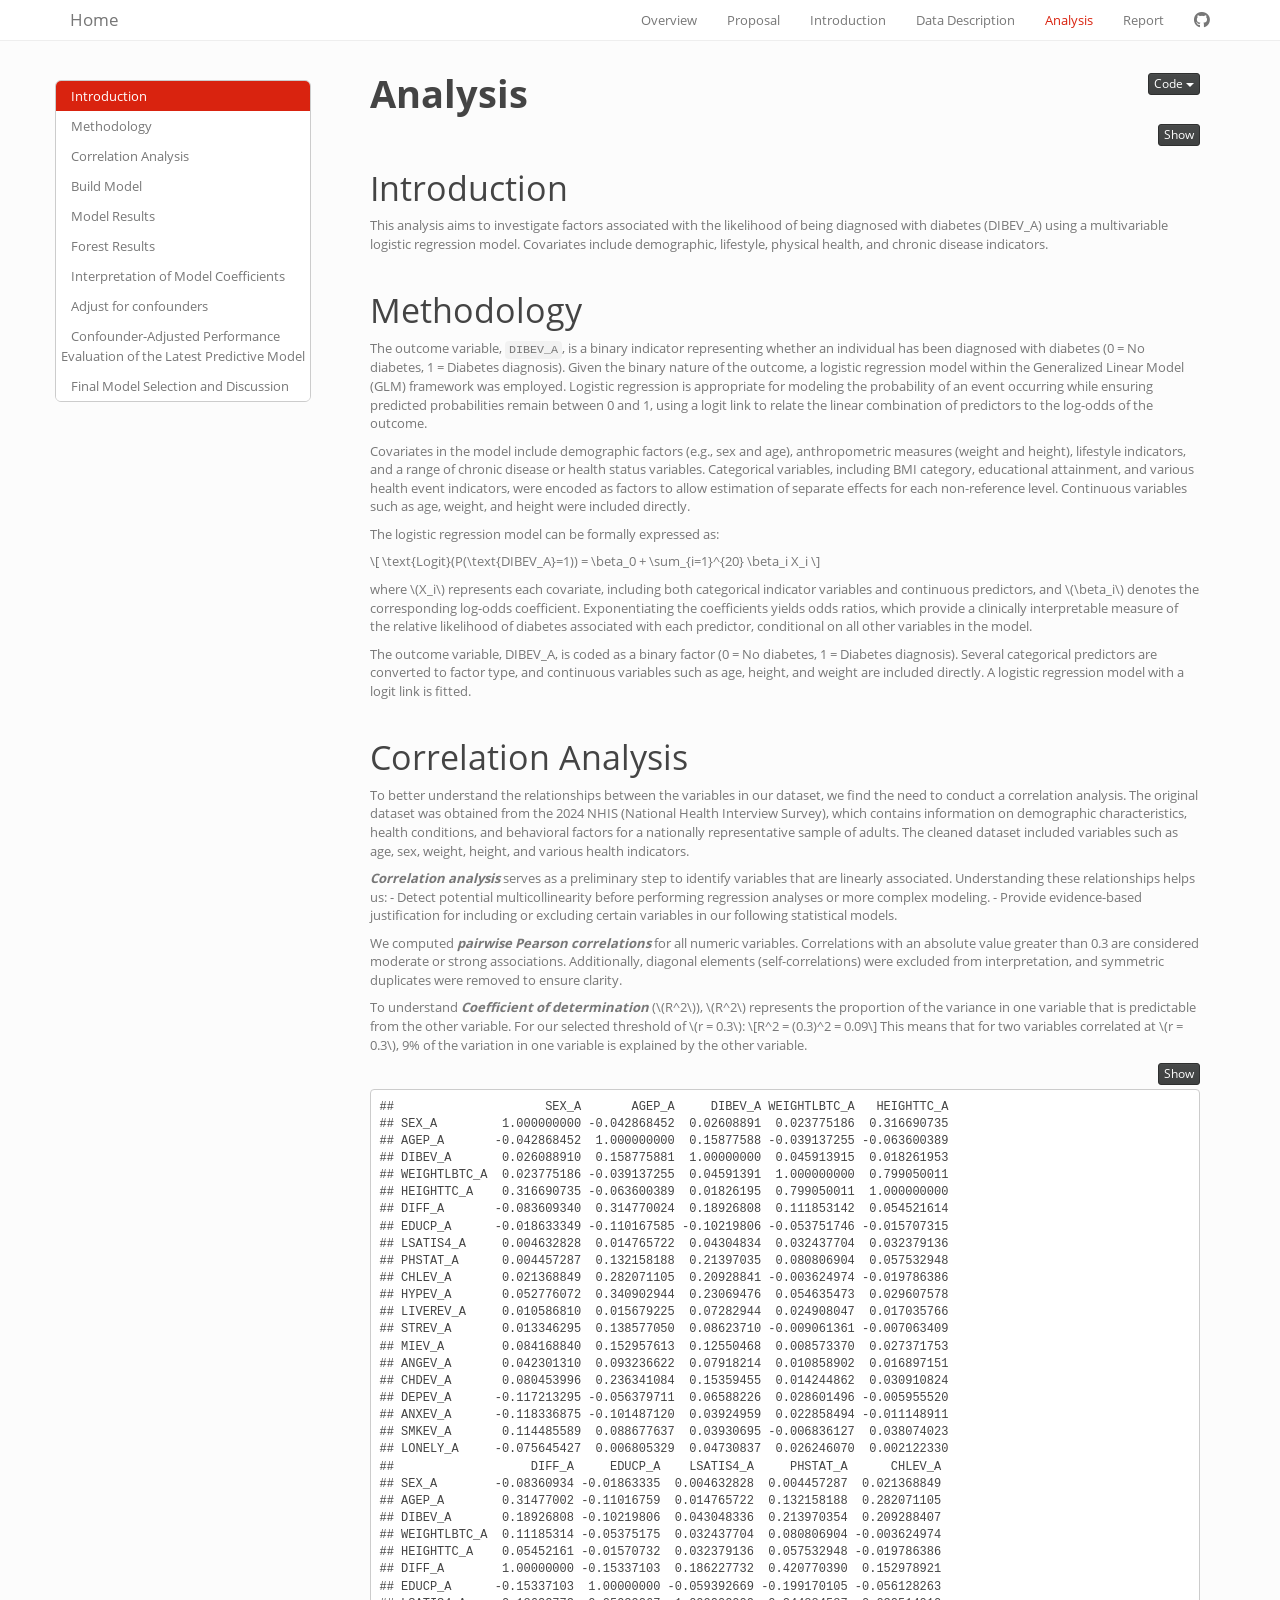
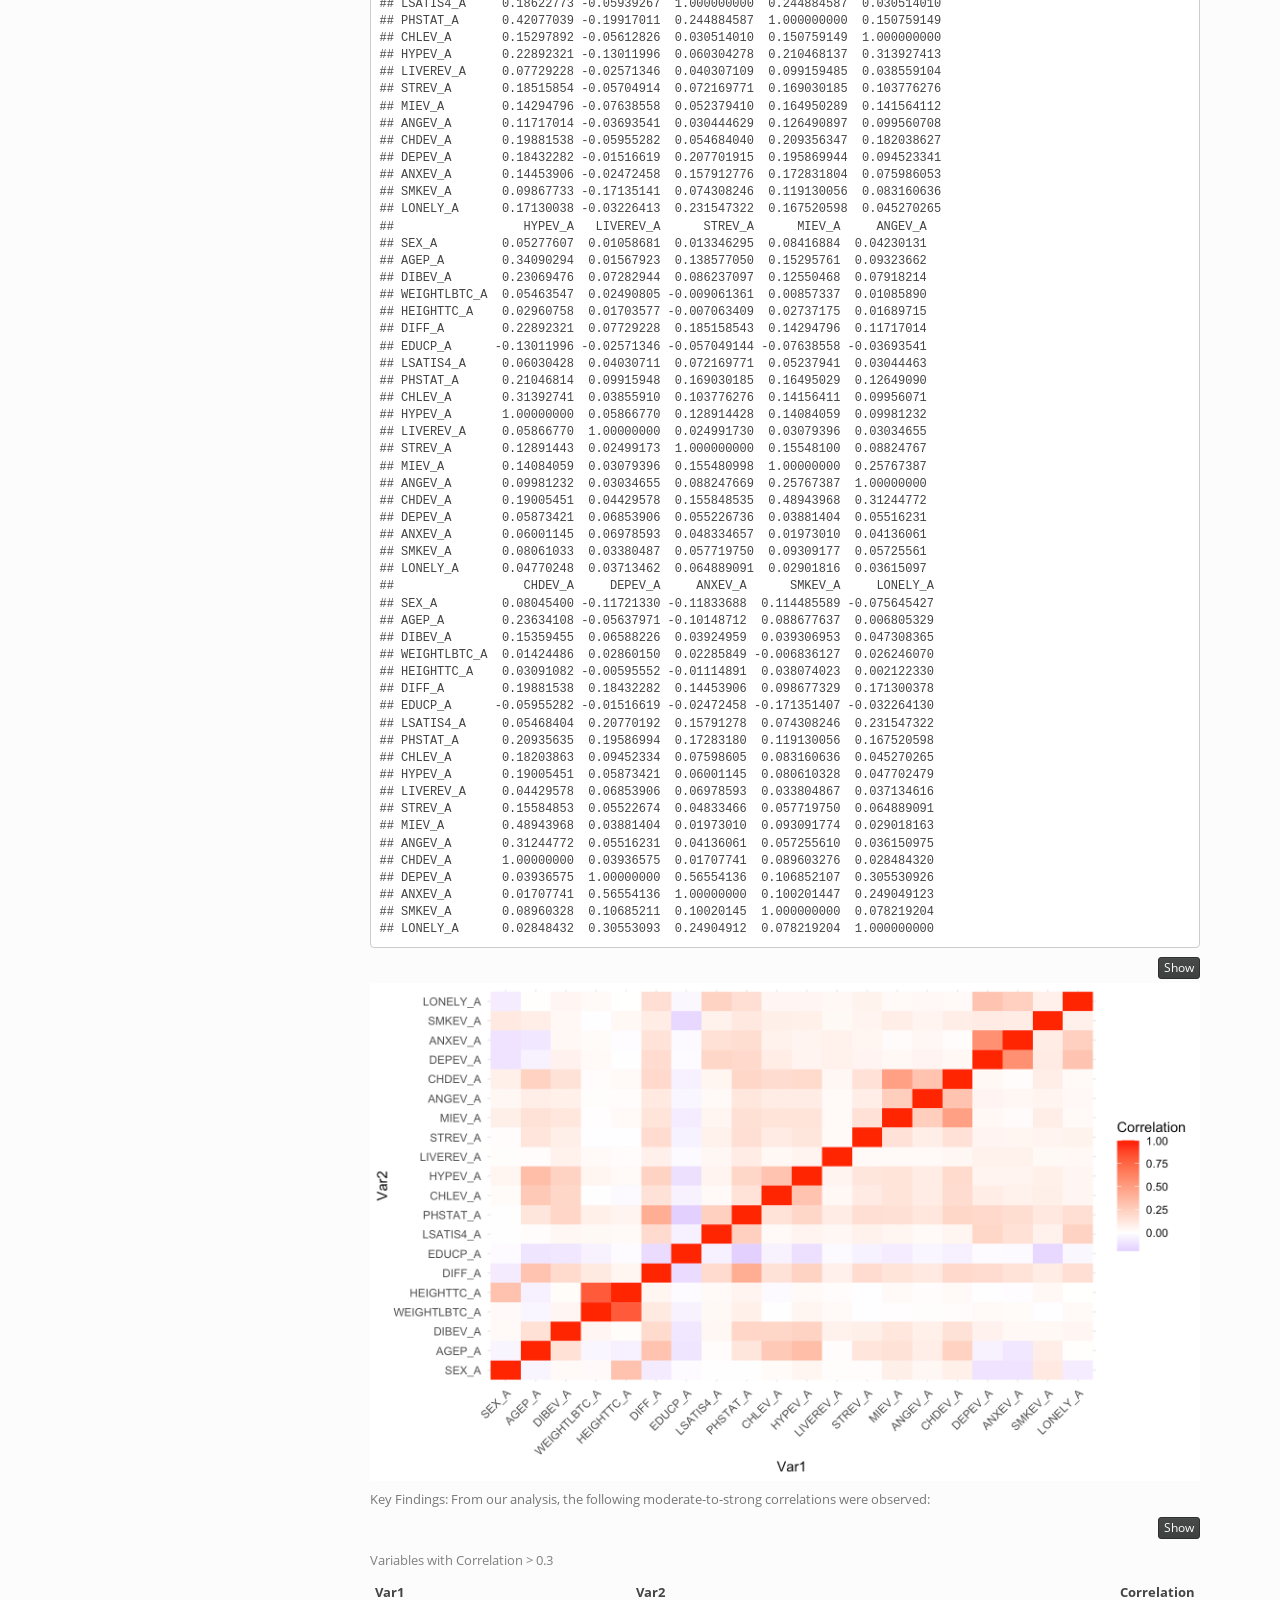
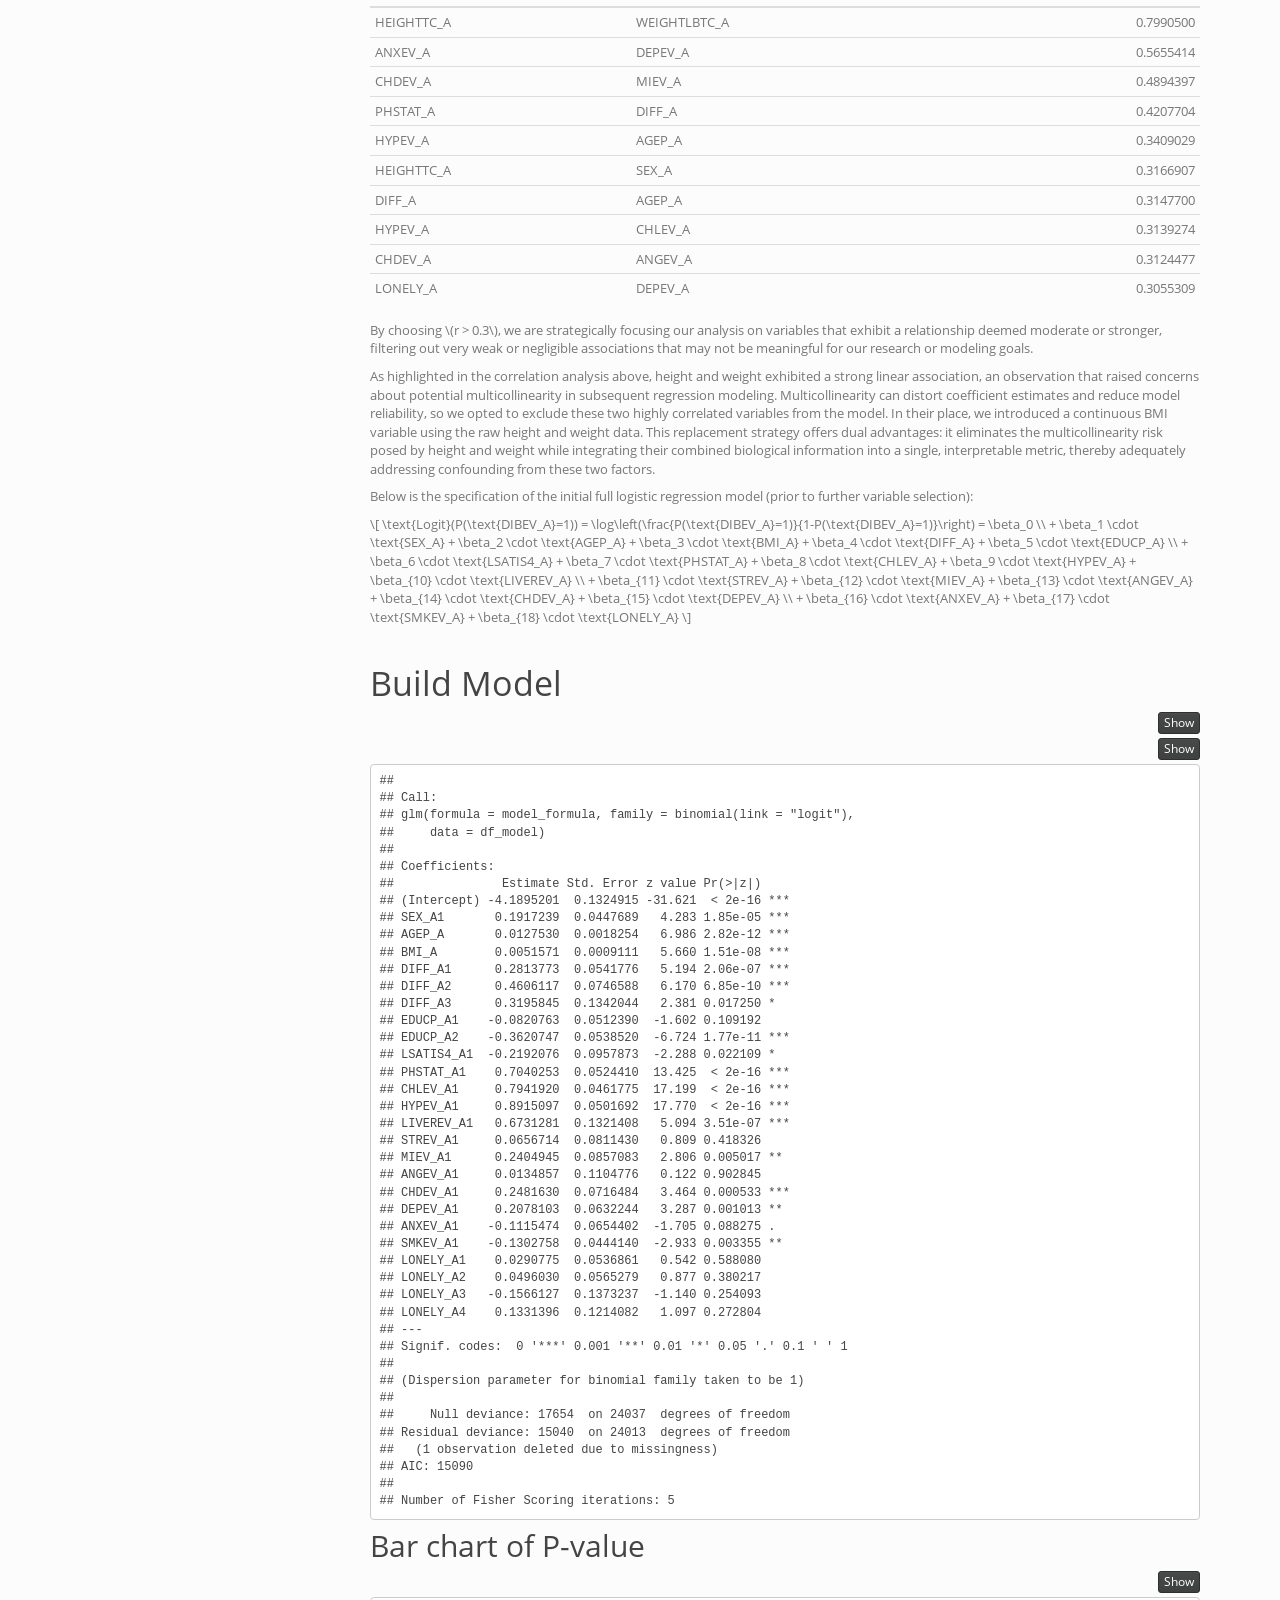
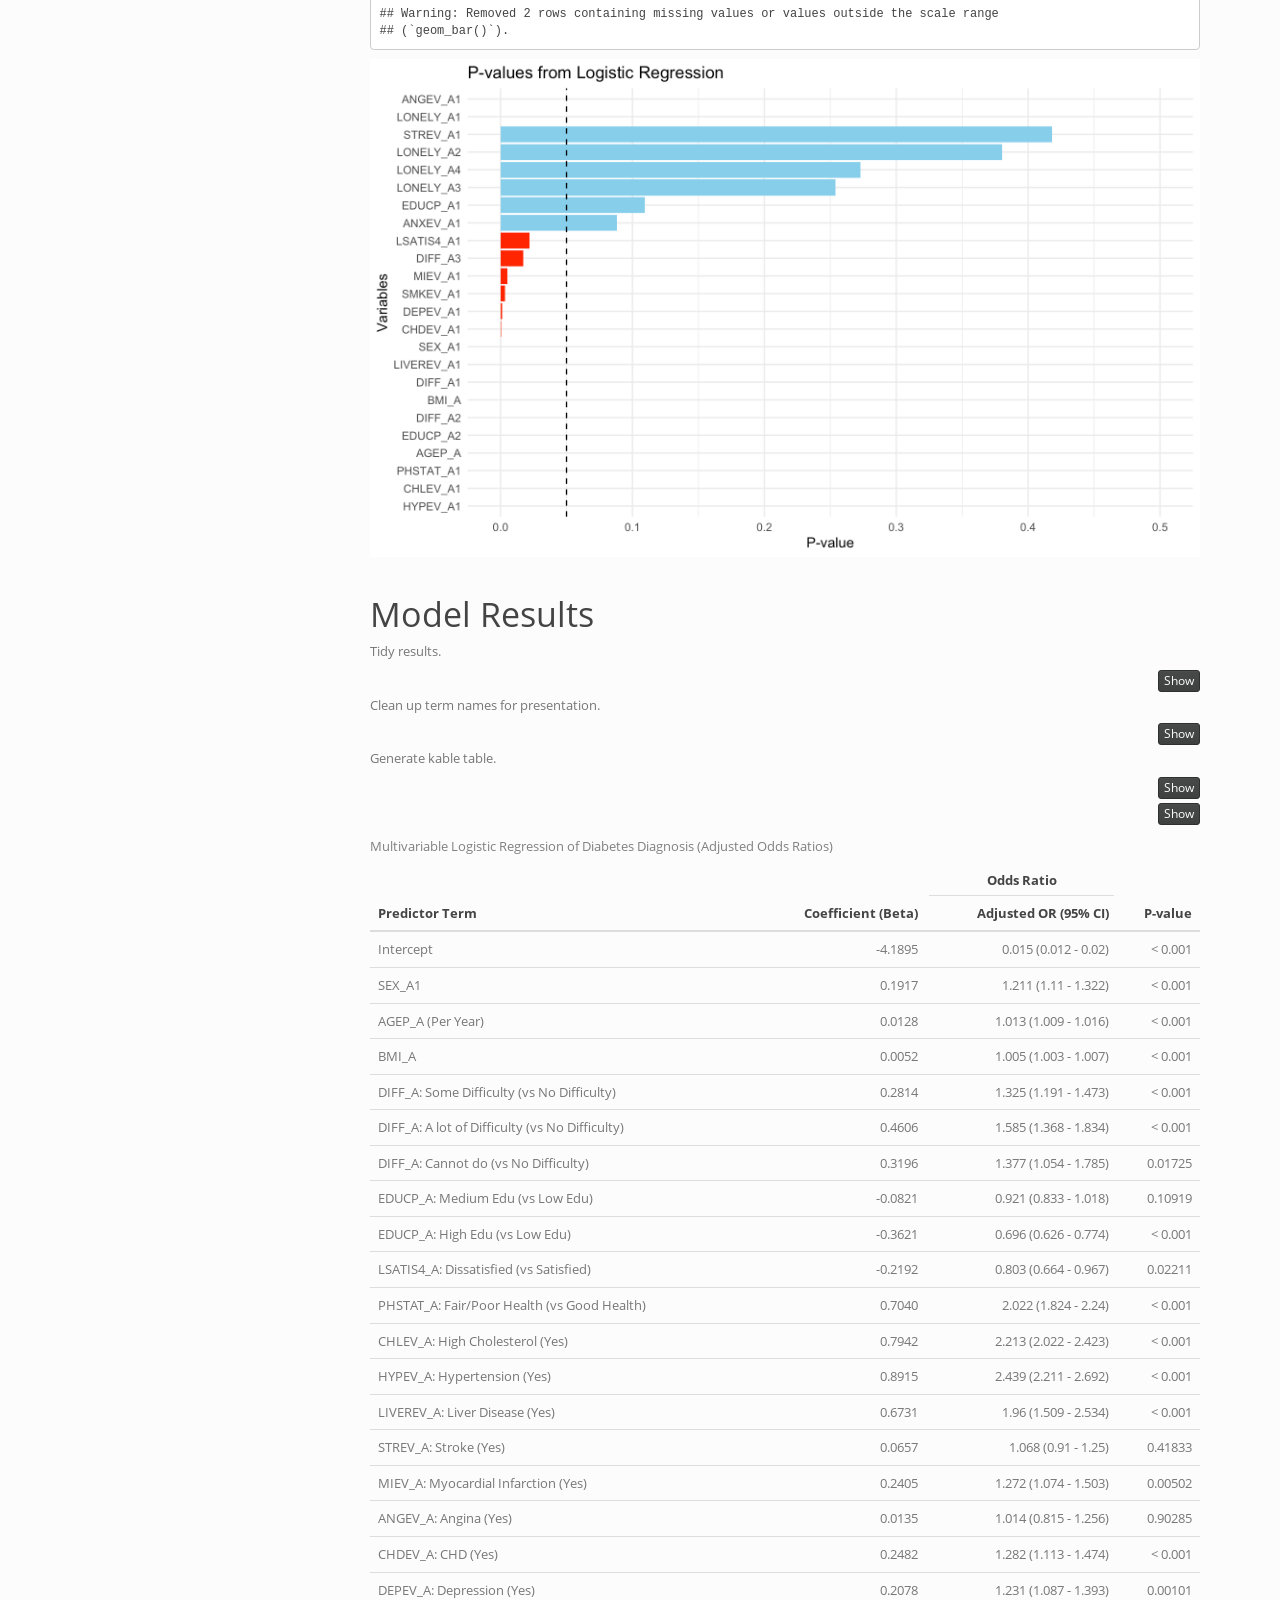
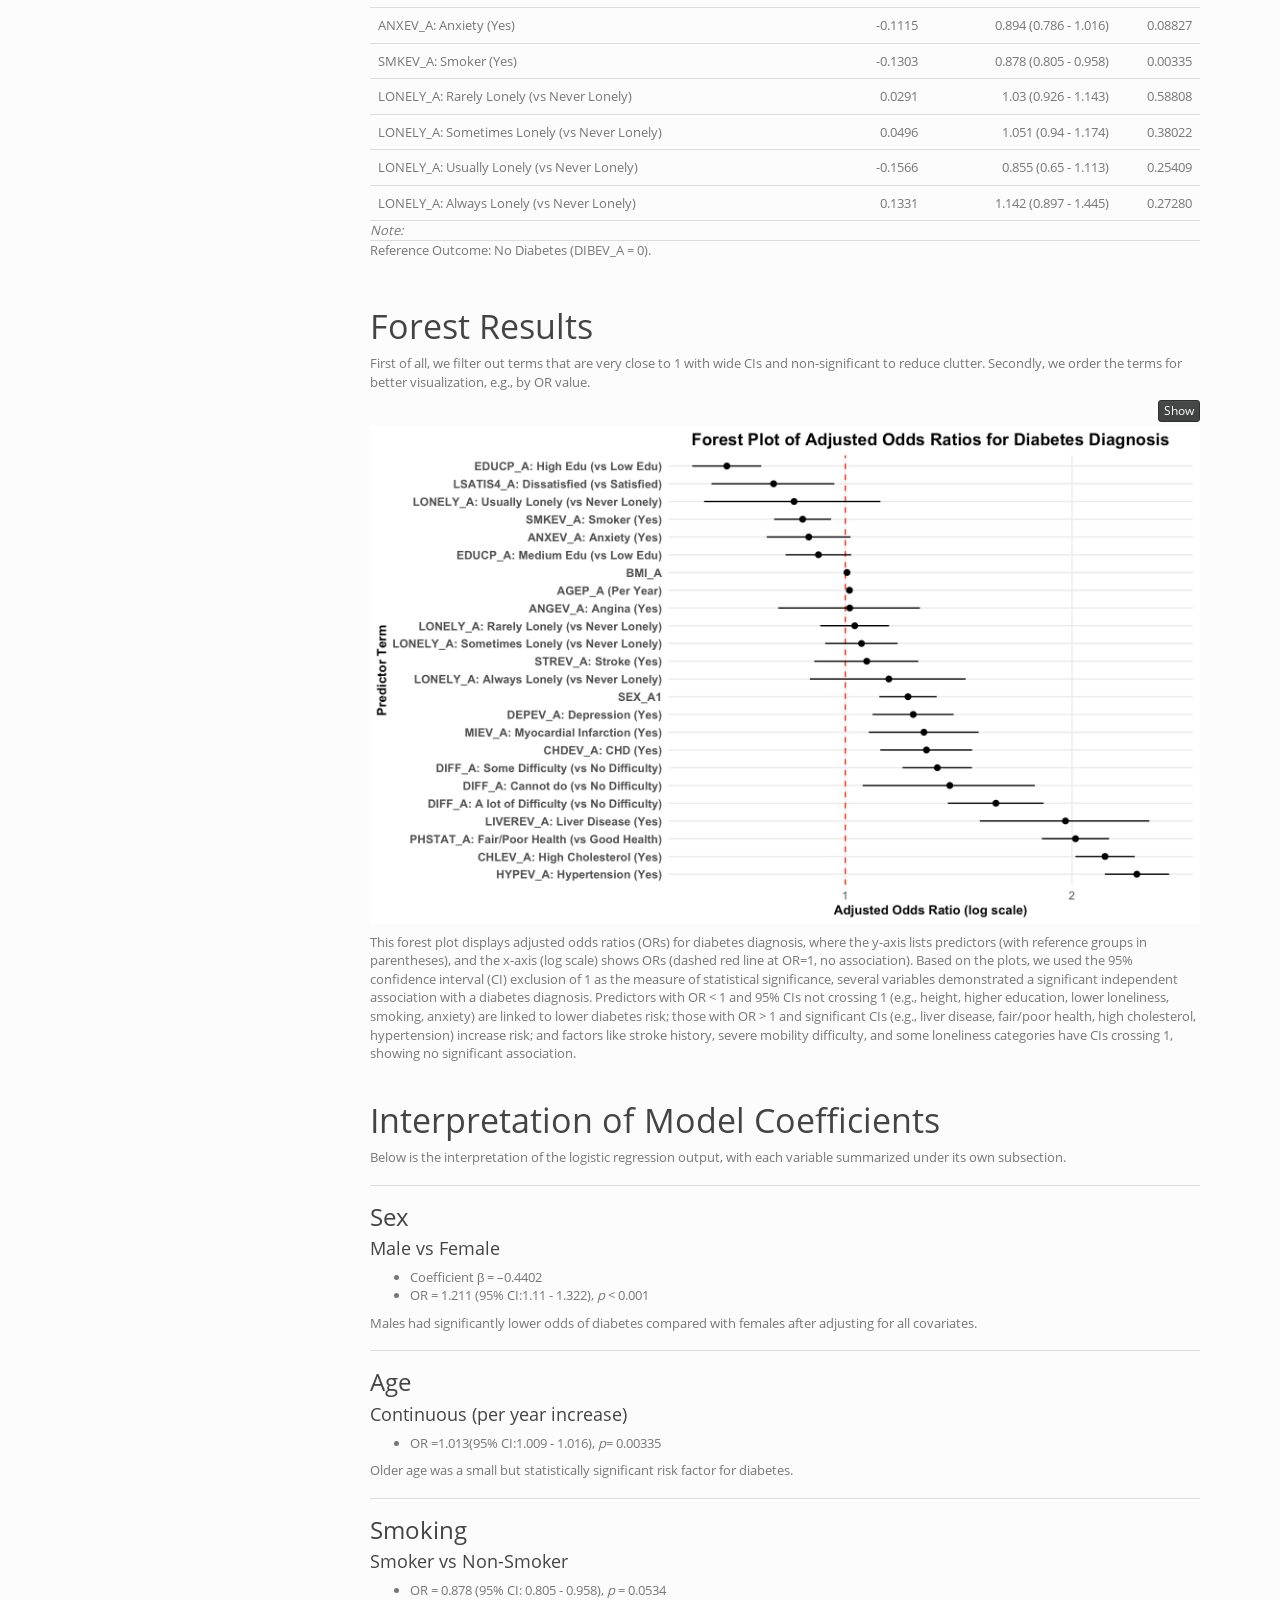
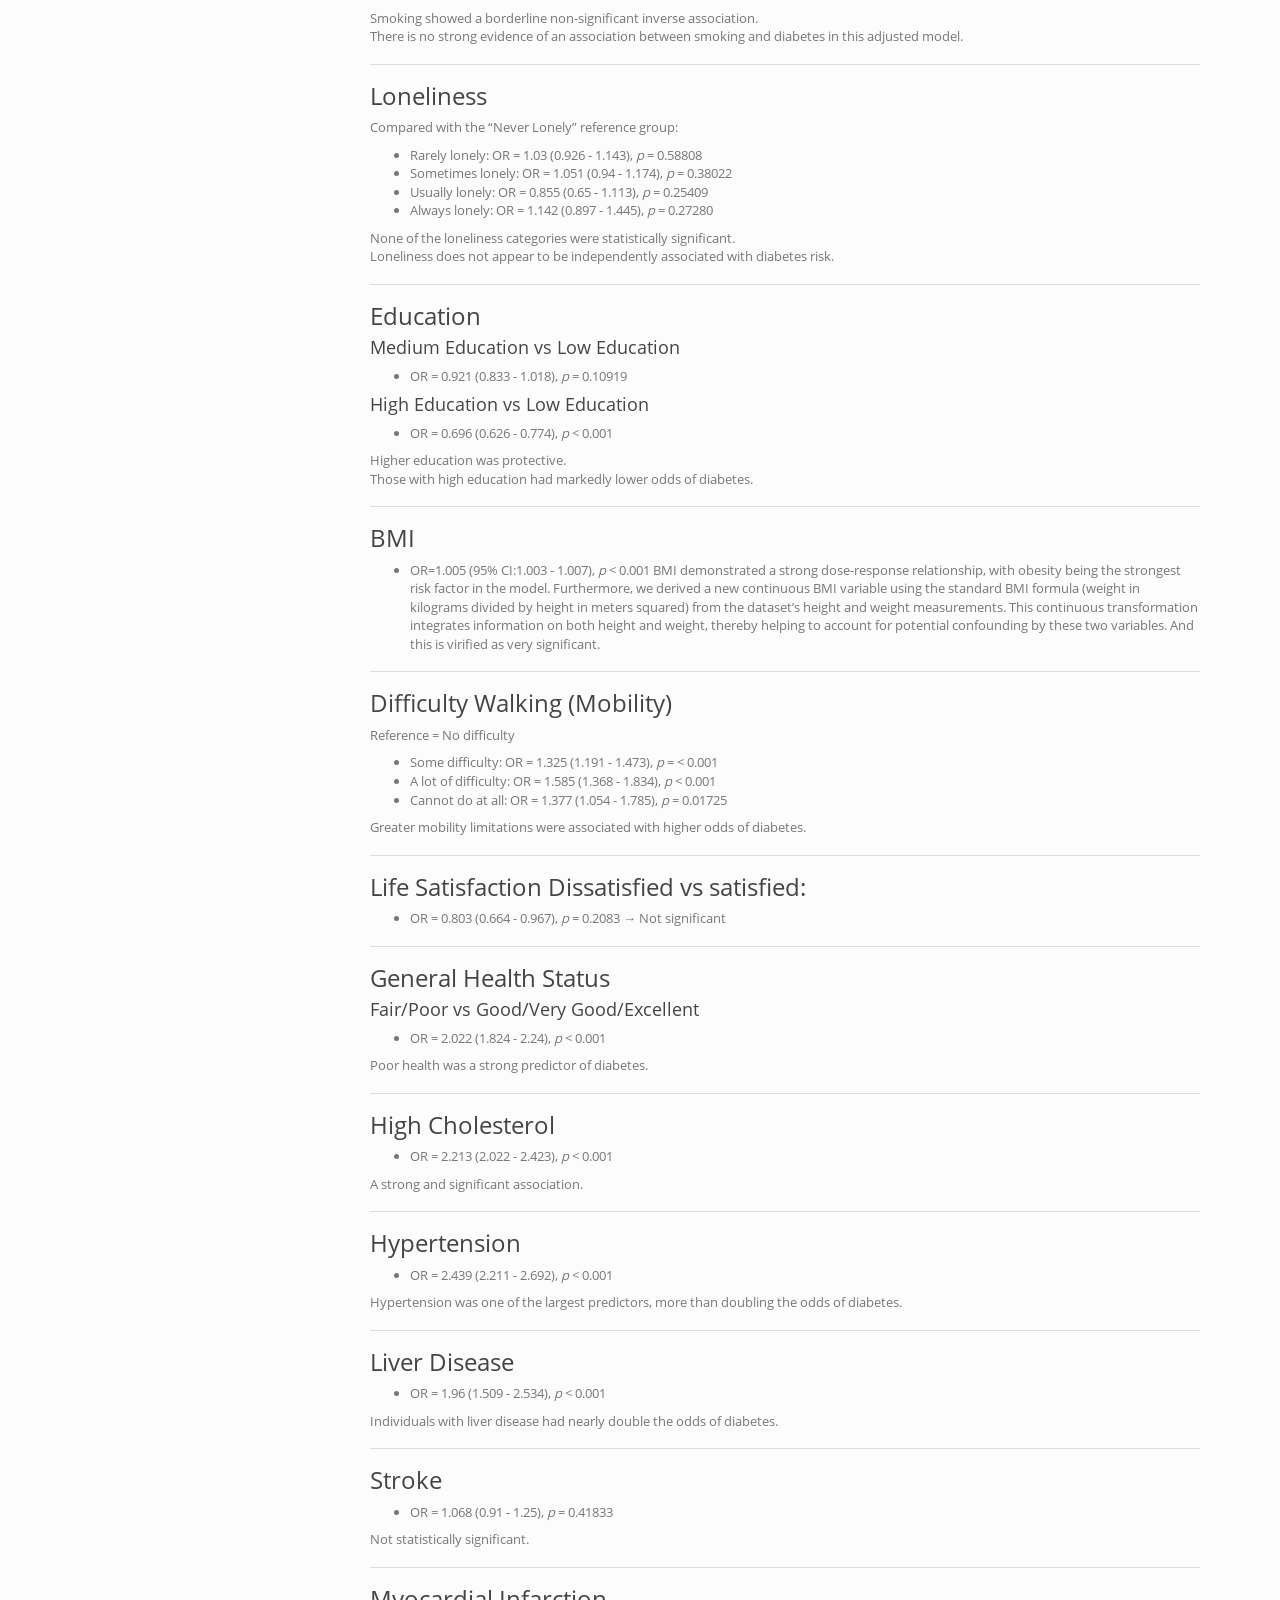
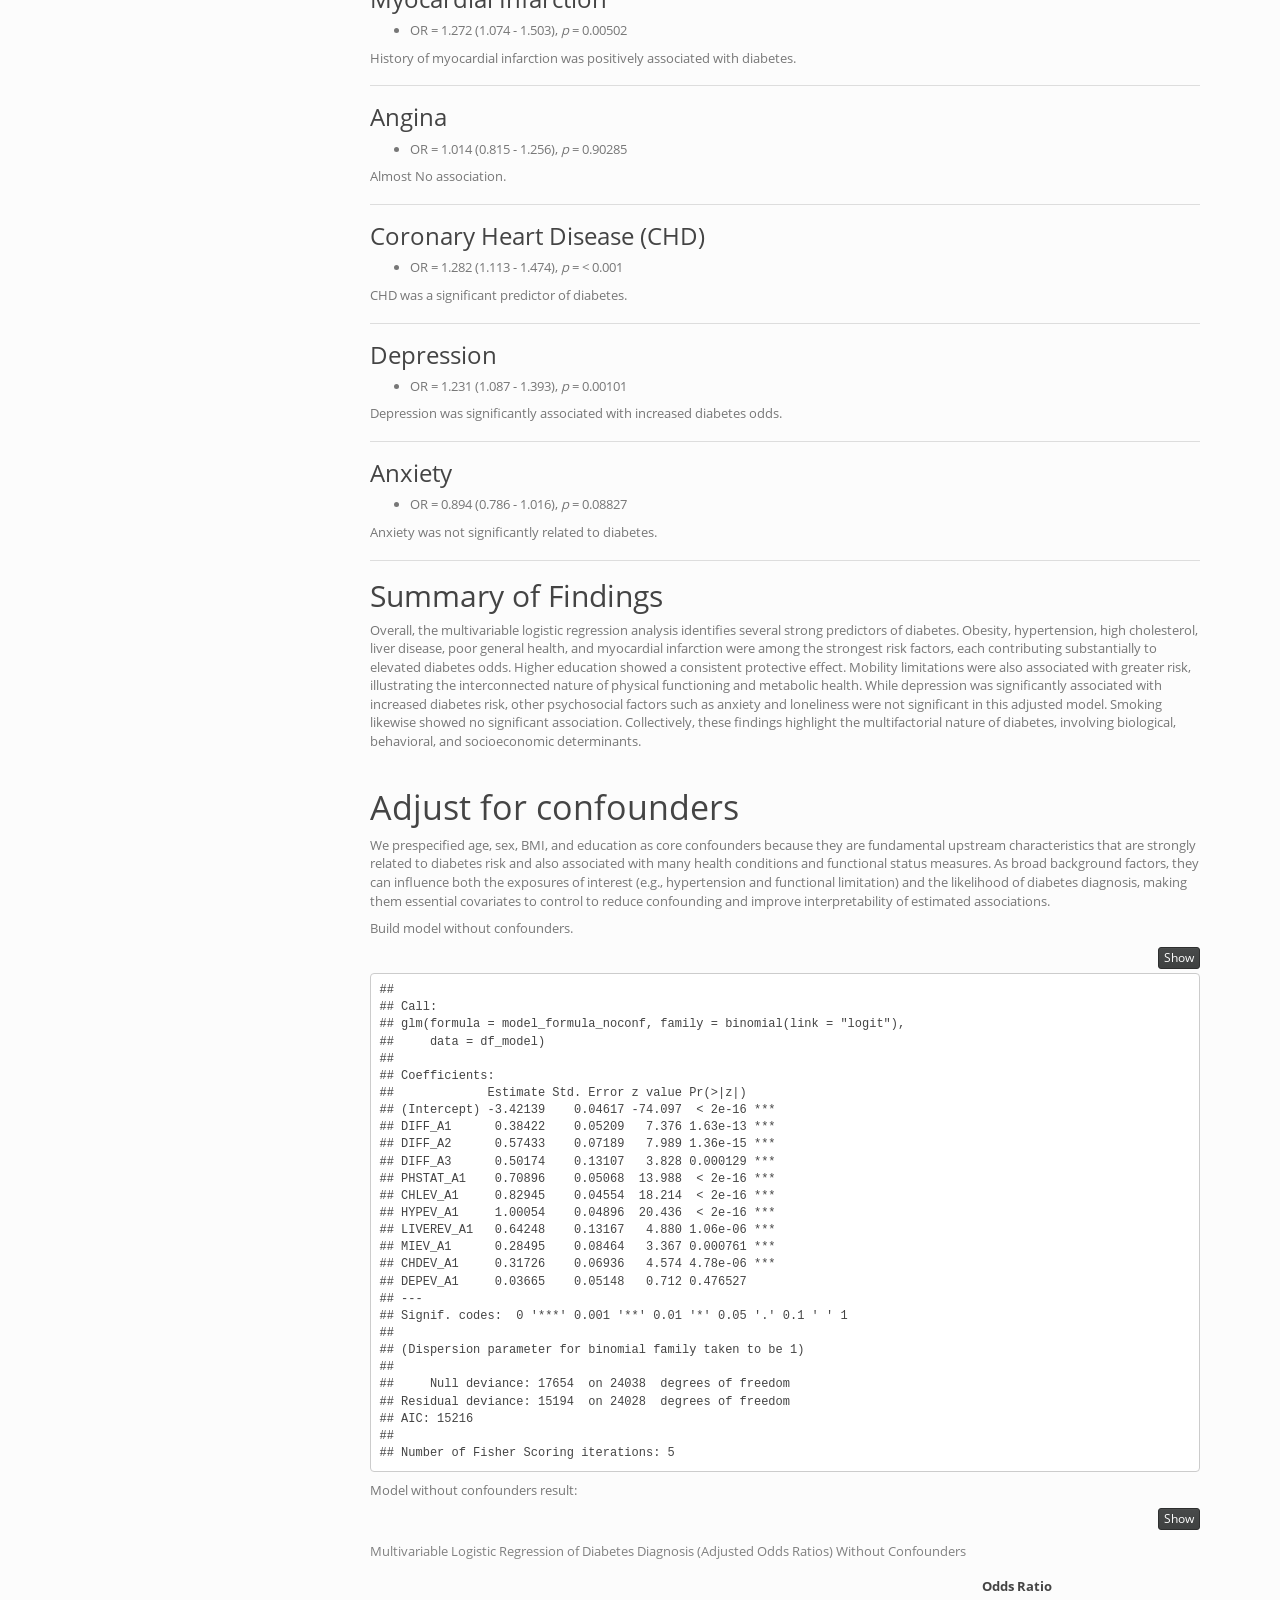
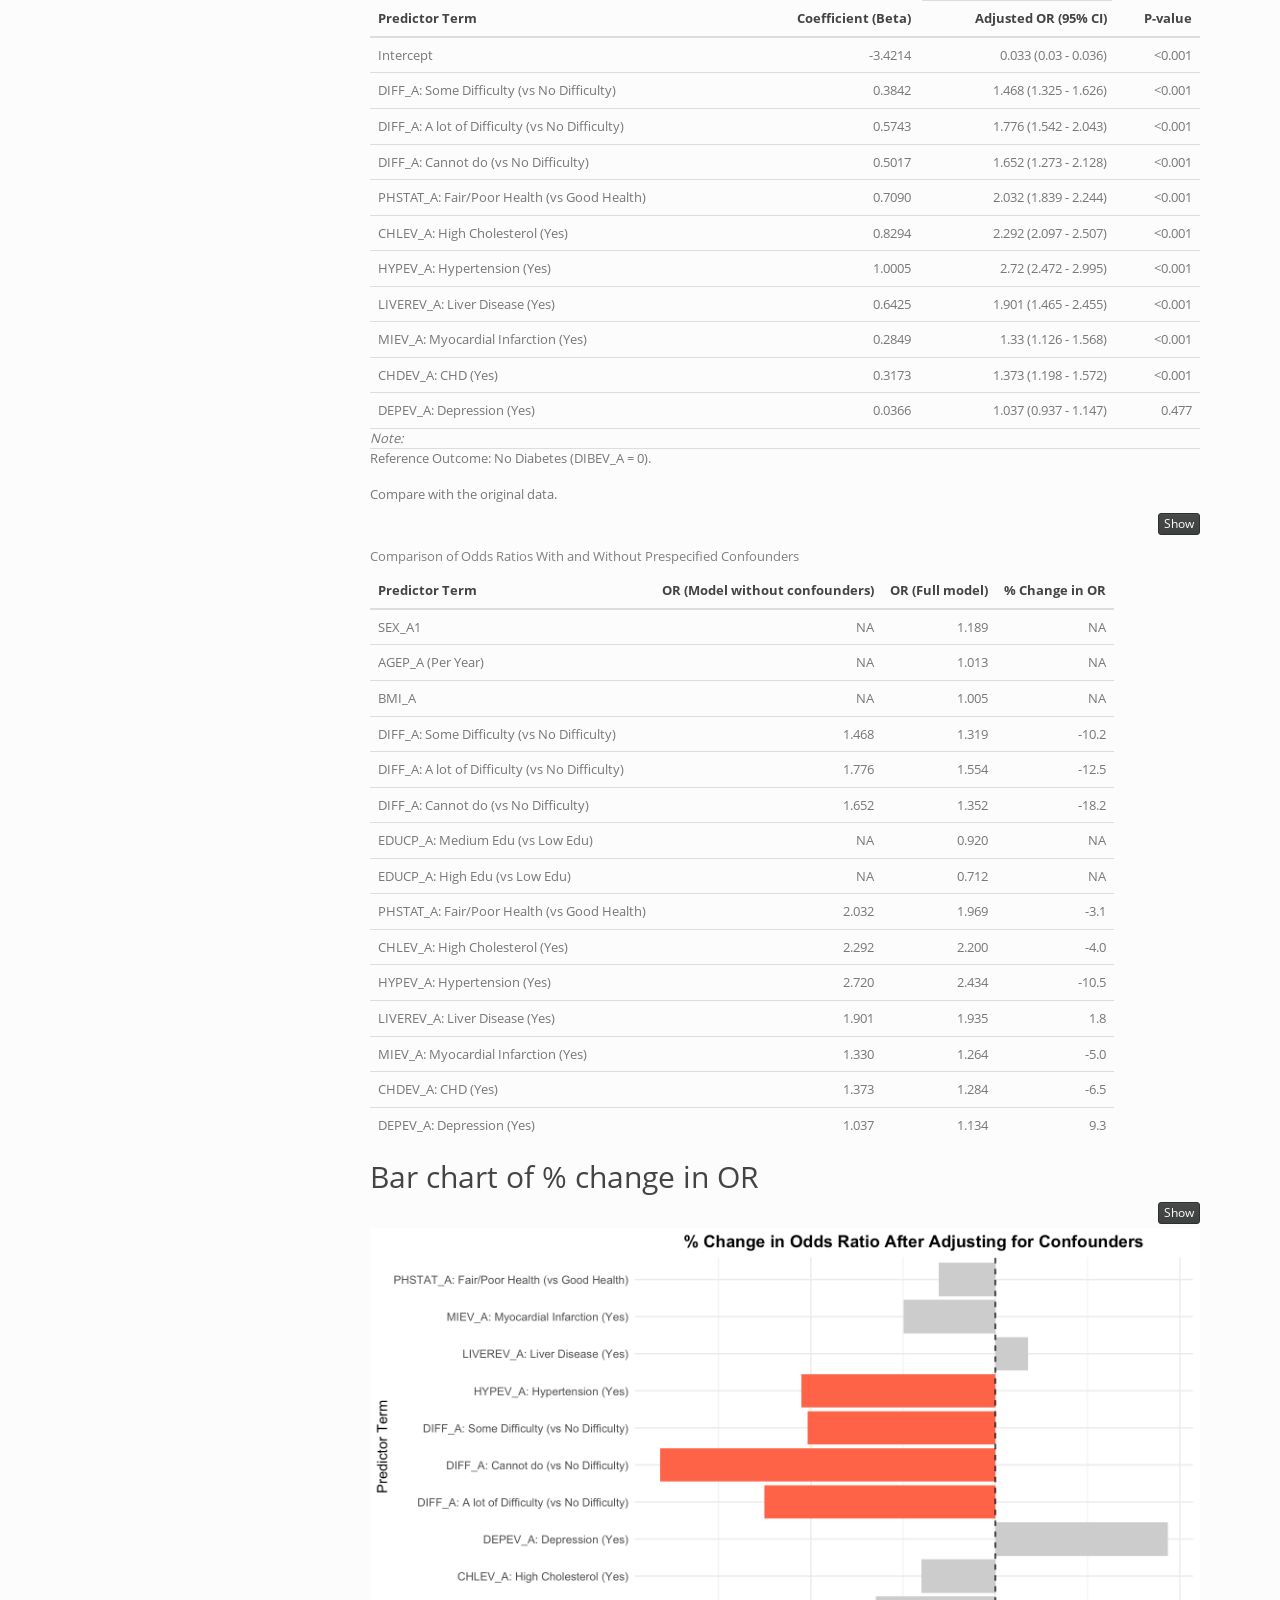
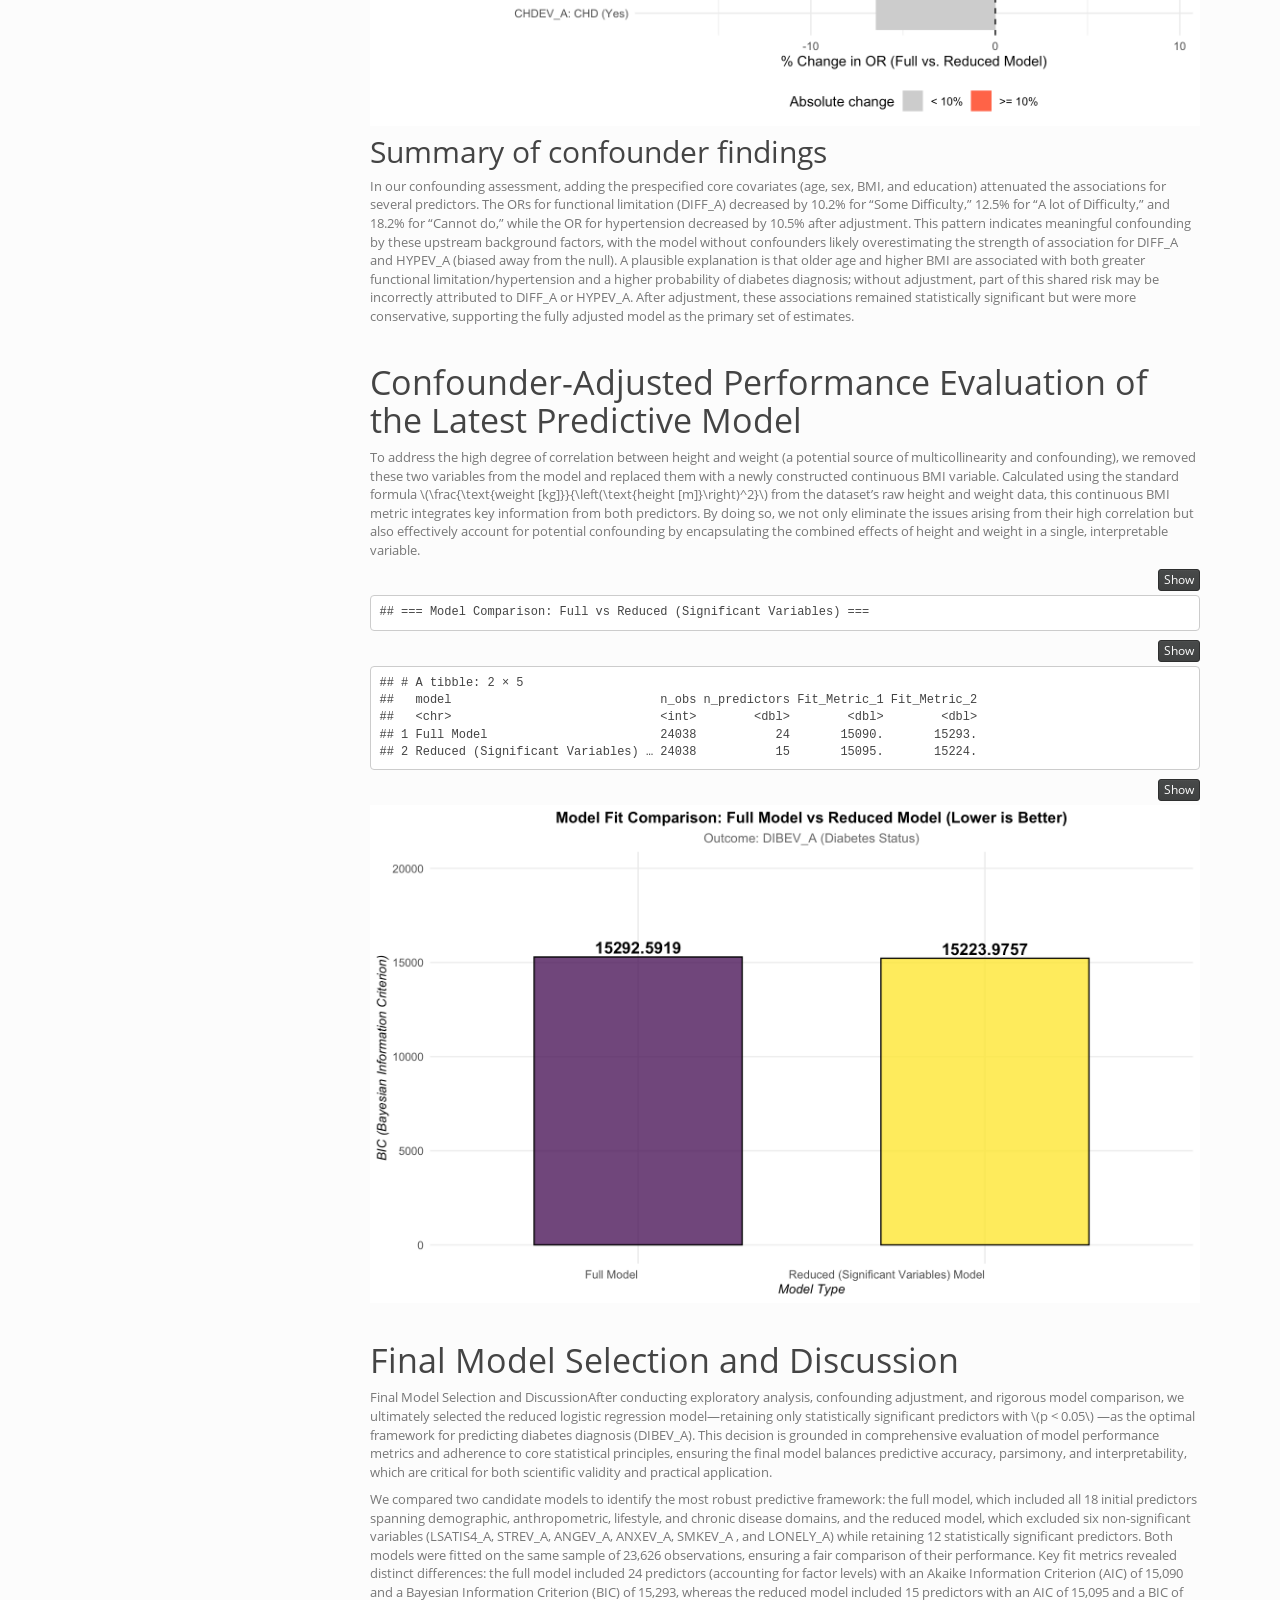
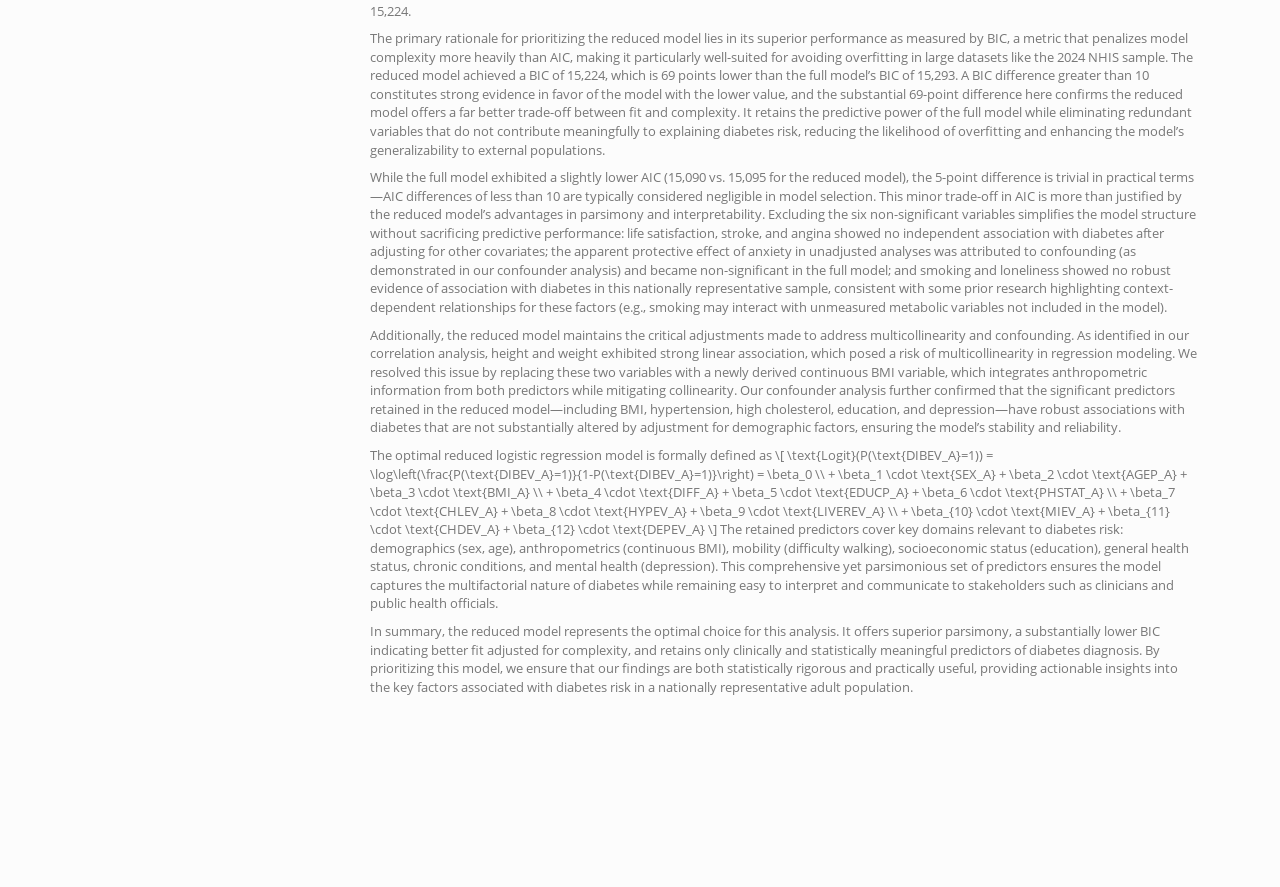
<file: analysis.html>
<!DOCTYPE html>

<html>

<head>

<meta charset="utf-8" />
<meta name="generator" content="pandoc" />
<meta http-equiv="X-UA-Compatible" content="IE=EDGE" />




<title>Analysis</title>

<script src="site_libs/header-attrs-2.29/header-attrs.js"></script>
<script src="site_libs/jquery-3.6.0/jquery-3.6.0.min.js"></script>
<meta name="viewport" content="width=device-width, initial-scale=1" />
<link href="site_libs/bootstrap-3.3.5/css/simplex.min.css" rel="stylesheet" />
<script src="site_libs/bootstrap-3.3.5/js/bootstrap.min.js"></script>
<script src="site_libs/bootstrap-3.3.5/shim/html5shiv.min.js"></script>
<script src="site_libs/bootstrap-3.3.5/shim/respond.min.js"></script>
<style>h1 {font-size: 34px;}
       h1.title {font-size: 38px;}
       h2 {font-size: 30px;}
       h3 {font-size: 24px;}
       h4 {font-size: 18px;}
       h5 {font-size: 16px;}
       h6 {font-size: 12px;}
       code {color: inherit; background-color: rgba(0, 0, 0, 0.04);}
       pre:not([class]) { background-color: white }</style>
<script src="site_libs/jqueryui-1.13.2/jquery-ui.min.js"></script>
<link href="site_libs/tocify-1.9.1/jquery.tocify.css" rel="stylesheet" />
<script src="site_libs/tocify-1.9.1/jquery.tocify.js"></script>
<script src="site_libs/navigation-1.1/tabsets.js"></script>
<script src="site_libs/navigation-1.1/codefolding.js"></script>
<link href="site_libs/highlightjs-9.12.0/default.css" rel="stylesheet" />
<script src="site_libs/highlightjs-9.12.0/highlight.js"></script>
<script src="site_libs/kePrint-0.0.1/kePrint.js"></script>
<link href="site_libs/lightable-0.0.1/lightable.css" rel="stylesheet" />
<link href="site_libs/font-awesome-6.5.2/css/all.min.css" rel="stylesheet" />
<link href="site_libs/font-awesome-6.5.2/css/v4-shims.min.css" rel="stylesheet" />

<style type="text/css">
  code{white-space: pre-wrap;}
  span.smallcaps{font-variant: small-caps;}
  span.underline{text-decoration: underline;}
  div.column{display: inline-block; vertical-align: top; width: 50%;}
  div.hanging-indent{margin-left: 1.5em; text-indent: -1.5em;}
  ul.task-list{list-style: none;}
    </style>

<style type="text/css">code{white-space: pre;}</style>
<script type="text/javascript">
if (window.hljs) {
  hljs.configure({languages: []});
  hljs.initHighlightingOnLoad();
  if (document.readyState && document.readyState === "complete") {
    window.setTimeout(function() { hljs.initHighlighting(); }, 0);
  }
}
</script>






<link rel="stylesheet" href="style.css" type="text/css" />



<style type = "text/css">
.main-container {
  max-width: 940px;
  margin-left: auto;
  margin-right: auto;
}
img {
  max-width:100%;
}
.tabbed-pane {
  padding-top: 12px;
}
.html-widget {
  margin-bottom: 20px;
}
button.code-folding-btn:focus {
  outline: none;
}
summary {
  display: list-item;
}
details > summary > p:only-child {
  display: inline;
}
pre code {
  padding: 0;
}
</style>


<style type="text/css">
.dropdown-submenu {
  position: relative;
}
.dropdown-submenu>.dropdown-menu {
  top: 0;
  left: 100%;
  margin-top: -6px;
  margin-left: -1px;
  border-radius: 0 6px 6px 6px;
}
.dropdown-submenu:hover>.dropdown-menu {
  display: block;
}
.dropdown-submenu>a:after {
  display: block;
  content: " ";
  float: right;
  width: 0;
  height: 0;
  border-color: transparent;
  border-style: solid;
  border-width: 5px 0 5px 5px;
  border-left-color: #cccccc;
  margin-top: 5px;
  margin-right: -10px;
}
.dropdown-submenu:hover>a:after {
  border-left-color: #adb5bd;
}
.dropdown-submenu.pull-left {
  float: none;
}
.dropdown-submenu.pull-left>.dropdown-menu {
  left: -100%;
  margin-left: 10px;
  border-radius: 6px 0 6px 6px;
}
</style>

<script type="text/javascript">
// manage active state of menu based on current page
$(document).ready(function () {
  // active menu anchor
  href = window.location.pathname
  href = href.substr(href.lastIndexOf('/') + 1)
  if (href === "")
    href = "index.html";
  var menuAnchor = $('a[href="' + href + '"]');

  // mark the anchor link active (and if it's in a dropdown, also mark that active)
  var dropdown = menuAnchor.closest('li.dropdown');
  if (window.bootstrap) { // Bootstrap 4+
    menuAnchor.addClass('active');
    dropdown.find('> .dropdown-toggle').addClass('active');
  } else { // Bootstrap 3
    menuAnchor.parent().addClass('active');
    dropdown.addClass('active');
  }

  // Navbar adjustments
  var navHeight = $(".navbar").first().height() + 15;
  var style = document.createElement('style');
  var pt = "padding-top: " + navHeight + "px; ";
  var mt = "margin-top: -" + navHeight + "px; ";
  var css = "";
  // offset scroll position for anchor links (for fixed navbar)
  for (var i = 1; i <= 6; i++) {
    css += ".section h" + i + "{ " + pt + mt + "}\n";
  }
  style.innerHTML = "body {" + pt + "padding-bottom: 40px; }\n" + css;
  document.head.appendChild(style);
});
</script>

<!-- tabsets -->

<style type="text/css">
.tabset-dropdown > .nav-tabs {
  display: inline-table;
  max-height: 500px;
  min-height: 44px;
  overflow-y: auto;
  border: 1px solid #ddd;
  border-radius: 4px;
}

.tabset-dropdown > .nav-tabs > li.active:before, .tabset-dropdown > .nav-tabs.nav-tabs-open:before {
  content: "\e259";
  font-family: 'Glyphicons Halflings';
  display: inline-block;
  padding: 10px;
  border-right: 1px solid #ddd;
}

.tabset-dropdown > .nav-tabs.nav-tabs-open > li.active:before {
  content: "\e258";
  font-family: 'Glyphicons Halflings';
  border: none;
}

.tabset-dropdown > .nav-tabs > li.active {
  display: block;
}

.tabset-dropdown > .nav-tabs > li > a,
.tabset-dropdown > .nav-tabs > li > a:focus,
.tabset-dropdown > .nav-tabs > li > a:hover {
  border: none;
  display: inline-block;
  border-radius: 4px;
  background-color: transparent;
}

.tabset-dropdown > .nav-tabs.nav-tabs-open > li {
  display: block;
  float: none;
}

.tabset-dropdown > .nav-tabs > li {
  display: none;
}
</style>

<!-- code folding -->
<style type="text/css">
.code-folding-btn { margin-bottom: 4px; }
</style>



<style type="text/css">

#TOC {
  margin: 25px 0px 20px 0px;
}
@media (max-width: 768px) {
#TOC {
  position: relative;
  width: 100%;
}
}

@media print {
.toc-content {
  /* see https://github.com/w3c/csswg-drafts/issues/4434 */
  float: right;
}
}

.toc-content {
  padding-left: 30px;
  padding-right: 40px;
}

div.main-container {
  max-width: 1200px;
}

div.tocify {
  width: 20%;
  max-width: 260px;
  max-height: 85%;
}

@media (min-width: 768px) and (max-width: 991px) {
  div.tocify {
    width: 25%;
  }
}

@media (max-width: 767px) {
  div.tocify {
    width: 100%;
    max-width: none;
  }
}

.tocify ul, .tocify li {
  line-height: 20px;
}

.tocify-subheader .tocify-item {
  font-size: 0.90em;
}

.tocify .list-group-item {
  border-radius: 0px;
}


</style>



</head>

<body>


<div class="container-fluid main-container">


<!-- setup 3col/9col grid for toc_float and main content  -->
<div class="row">
<div class="col-xs-12 col-sm-4 col-md-3">
<div id="TOC" class="tocify">
</div>
</div>

<div class="toc-content col-xs-12 col-sm-8 col-md-9">




<div class="navbar navbar-default  navbar-fixed-top" role="navigation">
  <div class="container">
    <div class="navbar-header">
      <button type="button" class="navbar-toggle collapsed" data-toggle="collapse" data-bs-toggle="collapse" data-target="#navbar" data-bs-target="#navbar">
        <span class="icon-bar"></span>
        <span class="icon-bar"></span>
        <span class="icon-bar"></span>
      </button>
      <a class="navbar-brand" href="index.html">Home</a>
    </div>
    <div id="navbar" class="navbar-collapse collapse">
      <ul class="nav navbar-nav">
        
      </ul>
      <ul class="nav navbar-nav navbar-right">
        <li>
  <a href="Overview.html">Overview</a>
</li>
<li>
  <a href="Proposal.html">Proposal</a>
</li>
<li>
  <a href="introduction.html">Introduction</a>
</li>
<li>
  <a href="data.html">Data Description</a>
</li>
<li>
  <a href="analysis.html">Analysis</a>
</li>
<li>
  <a href="report.html">Report</a>
</li>
<li>
  <a href="https://github.com/Yaxuan-Z111/p8105_final_project.github.io.git">
    <span class="fa fa-github fa-lg"></span>
     
  </a>
</li>
      </ul>
    </div><!--/.nav-collapse -->
  </div><!--/.container -->
</div><!--/.navbar -->

<div id="header">

<div class="btn-group pull-right float-right">
<button type="button" class="btn btn-default btn-xs btn-secondary btn-sm dropdown-toggle" data-toggle="dropdown" data-bs-toggle="dropdown" aria-haspopup="true" aria-expanded="false"><span>Code</span> <span class="caret"></span></button>
<ul class="dropdown-menu dropdown-menu-right" style="min-width: 50px;">
<li><a id="rmd-show-all-code" href="#">Show All Code</a></li>
<li><a id="rmd-hide-all-code" href="#">Hide All Code</a></li>
</ul>
</div>



<h1 class="title toc-ignore">Analysis</h1>

</div>


<pre class="r"><code>source(here(&quot;data&quot;, &quot;datacleaning.R&quot;))</code></pre>
<div id="introduction" class="section level1">
<h1>Introduction</h1>
<p>This analysis aims to investigate factors associated with the
likelihood of being diagnosed with diabetes (DIBEV_A) using a
multivariable logistic regression model. Covariates include demographic,
lifestyle, physical health, and chronic disease indicators.</p>
</div>
<div id="methodology" class="section level1">
<h1>Methodology</h1>
<p>The outcome variable, <code>DIBEV_A</code>, is a binary indicator
representing whether an individual has been diagnosed with diabetes (0 =
No diabetes, 1 = Diabetes diagnosis). Given the binary nature of the
outcome, a logistic regression model within the Generalized Linear Model
(GLM) framework was employed. Logistic regression is appropriate for
modeling the probability of an event occurring while ensuring predicted
probabilities remain between 0 and 1, using a logit link to relate the
linear combination of predictors to the log-odds of the outcome.</p>
<p>Covariates in the model include demographic factors (e.g., sex and
age), anthropometric measures (weight and height), lifestyle indicators,
and a range of chronic disease or health status variables. Categorical
variables, including BMI category, educational attainment, and various
health event indicators, were encoded as factors to allow estimation of
separate effects for each non-reference level. Continuous variables such
as age, weight, and height were included directly.</p>
<p>The logistic regression model can be formally expressed as:</p>
<p><span class="math display">\[
\text{Logit}(P(\text{DIBEV_A}=1)) = \beta_0
+ \sum_{i=1}^{20} \beta_i X_i
\]</span></p>
<p>where <span class="math inline">\(X_i\)</span> represents each
covariate, including both categorical indicator variables and continuous
predictors, and <span class="math inline">\(\beta_i\)</span> denotes the
corresponding log-odds coefficient. Exponentiating the coefficients
yields odds ratios, which provide a clinically interpretable measure of
the relative likelihood of diabetes associated with each predictor,
conditional on all other variables in the model.</p>
<p>The outcome variable, DIBEV_A, is coded as a binary factor (0 = No
diabetes, 1 = Diabetes diagnosis). Several categorical predictors are
converted to factor type, and continuous variables such as age, height,
and weight are included directly. A logistic regression model with a
logit link is fitted.</p>
</div>
<div id="correlation-analysis" class="section level1">
<h1>Correlation Analysis</h1>
<p>To better understand the relationships between the variables in our
dataset, we find the need to conduct a correlation analysis. The
original dataset was obtained from the 2024 NHIS (National Health
Interview Survey), which contains information on demographic
characteristics, health conditions, and behavioral factors for a
nationally representative sample of adults. The cleaned dataset included
variables such as age, sex, weight, height, and various health
indicators.</p>
<p><strong><em>Correlation analysis</em></strong> serves as a
preliminary step to identify variables that are linearly associated.
Understanding these relationships helps us: - Detect potential
multicollinearity before performing regression analyses or more complex
modeling. - Provide evidence-based justification for including or
excluding certain variables in our following statistical models.</p>
<p>We computed <strong><em>pairwise Pearson correlations</em></strong>
for all numeric variables. Correlations with an absolute value greater
than 0.3 are considered moderate or strong associations. Additionally,
diagonal elements (self-correlations) were excluded from interpretation,
and symmetric duplicates were removed to ensure clarity.</p>
<p>To understand <strong><em>Coefficient of determination</em></strong>
(<span class="math inline">\(R^2\)</span>), <span
class="math inline">\(R^2\)</span> represents the proportion of the
variance in one variable that is predictable from the other variable.
For our selected threshold of <span class="math inline">\(r =
0.3\)</span>: <span class="math display">\[R^2 = (0.3)^2 = 0.09\]</span>
This means that for two variables correlated at <span
class="math inline">\(r = 0.3\)</span>, 9% of the variation in one
variable is explained by the other variable.</p>
<pre class="r"><code># Select numeric variables
nhis24_df_fit_corr = nhis24_df_fit |&gt; 
  select(-BMI_A)

numeric_vars &lt;- nhis24_df_fit_corr[, sapply(nhis24_df_fit_corr, is.numeric)]

# Compute correlation matrix
cor_matrix &lt;- cor(numeric_vars, use = &quot;pairwise.complete.obs&quot;)

# Show matrix
print(cor_matrix)</code></pre>
<pre><code>##                     SEX_A       AGEP_A     DIBEV_A WEIGHTLBTC_A   HEIGHTTC_A
## SEX_A         1.000000000 -0.042868452  0.02608891  0.023775186  0.316690735
## AGEP_A       -0.042868452  1.000000000  0.15877588 -0.039137255 -0.063600389
## DIBEV_A       0.026088910  0.158775881  1.00000000  0.045913915  0.018261953
## WEIGHTLBTC_A  0.023775186 -0.039137255  0.04591391  1.000000000  0.799050011
## HEIGHTTC_A    0.316690735 -0.063600389  0.01826195  0.799050011  1.000000000
## DIFF_A       -0.083609340  0.314770024  0.18926808  0.111853142  0.054521614
## EDUCP_A      -0.018633349 -0.110167585 -0.10219806 -0.053751746 -0.015707315
## LSATIS4_A     0.004632828  0.014765722  0.04304834  0.032437704  0.032379136
## PHSTAT_A      0.004457287  0.132158188  0.21397035  0.080806904  0.057532948
## CHLEV_A       0.021368849  0.282071105  0.20928841 -0.003624974 -0.019786386
## HYPEV_A       0.052776072  0.340902944  0.23069476  0.054635473  0.029607578
## LIVEREV_A     0.010586810  0.015679225  0.07282944  0.024908047  0.017035766
## STREV_A       0.013346295  0.138577050  0.08623710 -0.009061361 -0.007063409
## MIEV_A        0.084168840  0.152957613  0.12550468  0.008573370  0.027371753
## ANGEV_A       0.042301310  0.093236622  0.07918214  0.010858902  0.016897151
## CHDEV_A       0.080453996  0.236341084  0.15359455  0.014244862  0.030910824
## DEPEV_A      -0.117213295 -0.056379711  0.06588226  0.028601496 -0.005955520
## ANXEV_A      -0.118336875 -0.101487120  0.03924959  0.022858494 -0.011148911
## SMKEV_A       0.114485589  0.088677637  0.03930695 -0.006836127  0.038074023
## LONELY_A     -0.075645427  0.006805329  0.04730837  0.026246070  0.002122330
##                   DIFF_A     EDUCP_A    LSATIS4_A     PHSTAT_A      CHLEV_A
## SEX_A        -0.08360934 -0.01863335  0.004632828  0.004457287  0.021368849
## AGEP_A        0.31477002 -0.11016759  0.014765722  0.132158188  0.282071105
## DIBEV_A       0.18926808 -0.10219806  0.043048336  0.213970354  0.209288407
## WEIGHTLBTC_A  0.11185314 -0.05375175  0.032437704  0.080806904 -0.003624974
## HEIGHTTC_A    0.05452161 -0.01570732  0.032379136  0.057532948 -0.019786386
## DIFF_A        1.00000000 -0.15337103  0.186227732  0.420770390  0.152978921
## EDUCP_A      -0.15337103  1.00000000 -0.059392669 -0.199170105 -0.056128263
## LSATIS4_A     0.18622773 -0.05939267  1.000000000  0.244884587  0.030514010
## PHSTAT_A      0.42077039 -0.19917011  0.244884587  1.000000000  0.150759149
## CHLEV_A       0.15297892 -0.05612826  0.030514010  0.150759149  1.000000000
## HYPEV_A       0.22892321 -0.13011996  0.060304278  0.210468137  0.313927413
## LIVEREV_A     0.07729228 -0.02571346  0.040307109  0.099159485  0.038559104
## STREV_A       0.18515854 -0.05704914  0.072169771  0.169030185  0.103776276
## MIEV_A        0.14294796 -0.07638558  0.052379410  0.164950289  0.141564112
## ANGEV_A       0.11717014 -0.03693541  0.030444629  0.126490897  0.099560708
## CHDEV_A       0.19881538 -0.05955282  0.054684040  0.209356347  0.182038627
## DEPEV_A       0.18432282 -0.01516619  0.207701915  0.195869944  0.094523341
## ANXEV_A       0.14453906 -0.02472458  0.157912776  0.172831804  0.075986053
## SMKEV_A       0.09867733 -0.17135141  0.074308246  0.119130056  0.083160636
## LONELY_A      0.17130038 -0.03226413  0.231547322  0.167520598  0.045270265
##                  HYPEV_A   LIVEREV_A      STREV_A      MIEV_A     ANGEV_A
## SEX_A         0.05277607  0.01058681  0.013346295  0.08416884  0.04230131
## AGEP_A        0.34090294  0.01567923  0.138577050  0.15295761  0.09323662
## DIBEV_A       0.23069476  0.07282944  0.086237097  0.12550468  0.07918214
## WEIGHTLBTC_A  0.05463547  0.02490805 -0.009061361  0.00857337  0.01085890
## HEIGHTTC_A    0.02960758  0.01703577 -0.007063409  0.02737175  0.01689715
## DIFF_A        0.22892321  0.07729228  0.185158543  0.14294796  0.11717014
## EDUCP_A      -0.13011996 -0.02571346 -0.057049144 -0.07638558 -0.03693541
## LSATIS4_A     0.06030428  0.04030711  0.072169771  0.05237941  0.03044463
## PHSTAT_A      0.21046814  0.09915948  0.169030185  0.16495029  0.12649090
## CHLEV_A       0.31392741  0.03855910  0.103776276  0.14156411  0.09956071
## HYPEV_A       1.00000000  0.05866770  0.128914428  0.14084059  0.09981232
## LIVEREV_A     0.05866770  1.00000000  0.024991730  0.03079396  0.03034655
## STREV_A       0.12891443  0.02499173  1.000000000  0.15548100  0.08824767
## MIEV_A        0.14084059  0.03079396  0.155480998  1.00000000  0.25767387
## ANGEV_A       0.09981232  0.03034655  0.088247669  0.25767387  1.00000000
## CHDEV_A       0.19005451  0.04429578  0.155848535  0.48943968  0.31244772
## DEPEV_A       0.05873421  0.06853906  0.055226736  0.03881404  0.05516231
## ANXEV_A       0.06001145  0.06978593  0.048334657  0.01973010  0.04136061
## SMKEV_A       0.08061033  0.03380487  0.057719750  0.09309177  0.05725561
## LONELY_A      0.04770248  0.03713462  0.064889091  0.02901816  0.03615097
##                  CHDEV_A     DEPEV_A     ANXEV_A      SMKEV_A     LONELY_A
## SEX_A         0.08045400 -0.11721330 -0.11833688  0.114485589 -0.075645427
## AGEP_A        0.23634108 -0.05637971 -0.10148712  0.088677637  0.006805329
## DIBEV_A       0.15359455  0.06588226  0.03924959  0.039306953  0.047308365
## WEIGHTLBTC_A  0.01424486  0.02860150  0.02285849 -0.006836127  0.026246070
## HEIGHTTC_A    0.03091082 -0.00595552 -0.01114891  0.038074023  0.002122330
## DIFF_A        0.19881538  0.18432282  0.14453906  0.098677329  0.171300378
## EDUCP_A      -0.05955282 -0.01516619 -0.02472458 -0.171351407 -0.032264130
## LSATIS4_A     0.05468404  0.20770192  0.15791278  0.074308246  0.231547322
## PHSTAT_A      0.20935635  0.19586994  0.17283180  0.119130056  0.167520598
## CHLEV_A       0.18203863  0.09452334  0.07598605  0.083160636  0.045270265
## HYPEV_A       0.19005451  0.05873421  0.06001145  0.080610328  0.047702479
## LIVEREV_A     0.04429578  0.06853906  0.06978593  0.033804867  0.037134616
## STREV_A       0.15584853  0.05522674  0.04833466  0.057719750  0.064889091
## MIEV_A        0.48943968  0.03881404  0.01973010  0.093091774  0.029018163
## ANGEV_A       0.31244772  0.05516231  0.04136061  0.057255610  0.036150975
## CHDEV_A       1.00000000  0.03936575  0.01707741  0.089603276  0.028484320
## DEPEV_A       0.03936575  1.00000000  0.56554136  0.106852107  0.305530926
## ANXEV_A       0.01707741  0.56554136  1.00000000  0.100201447  0.249049123
## SMKEV_A       0.08960328  0.10685211  0.10020145  1.000000000  0.078219204
## LONELY_A      0.02848432  0.30553093  0.24904912  0.078219204  1.000000000</code></pre>
<pre class="r"><code>cor_pt = as.data.frame(as.table(cor_matrix)) |&gt; 
  ggplot(aes(Var1, Var2, fill = Freq)) +
  geom_tile() +
  scale_fill_gradient2(
    low = &quot;blue&quot;, mid = &quot;white&quot;, high = &quot;red&quot;,
    midpoint = 0, 
    name = &quot;Correlation&quot;  
  ) +
  theme_minimal() +
  theme(
    axis.text.x = element_text(angle = 45, hjust = 1)
  )

cor_pt</code></pre>
<p><img src="analysis_files/figure-html/unnamed-chunk-4-1.png" width="100%" /></p>
<p>Key Findings: From our analysis, the following moderate-to-strong
correlations were observed:</p>
<pre class="r"><code># &gt; 0.03 in cor_matrix
# Convert correlation matrix to a data frame
cor_df &lt;- as.data.frame(as.table(cor_matrix))

# Rename columns
colnames(cor_df) &lt;- c(&quot;Var1&quot;, &quot;Var2&quot;, &quot;Correlation&quot;)
# Filter |correlation| &gt; 0.3 but exclude self-correlations
high_cor &lt;- cor_df |&gt; 
  filter(abs(Correlation) &gt; 0.3 &amp; Var1 != Var2)

# remove duplicate
high_cor_unique &lt;- high_cor |&gt;
  rowwise() |&gt;
  mutate(pair = paste(sort(c(Var1, Var2)), collapse = &quot;_&quot;)) |&gt;
  distinct(pair, .keep_all = TRUE) |&gt;
  select(-pair) |&gt; 
  arrange(desc(Correlation))

knitr::kable(high_cor_unique, caption = &quot;Variables with Correlation &gt; 0.3&quot;)</code></pre>
<table>
<caption>Variables with Correlation &gt; 0.3</caption>
<thead>
<tr class="header">
<th align="left">Var1</th>
<th align="left">Var2</th>
<th align="right">Correlation</th>
</tr>
</thead>
<tbody>
<tr class="odd">
<td align="left">HEIGHTTC_A</td>
<td align="left">WEIGHTLBTC_A</td>
<td align="right">0.7990500</td>
</tr>
<tr class="even">
<td align="left">ANXEV_A</td>
<td align="left">DEPEV_A</td>
<td align="right">0.5655414</td>
</tr>
<tr class="odd">
<td align="left">CHDEV_A</td>
<td align="left">MIEV_A</td>
<td align="right">0.4894397</td>
</tr>
<tr class="even">
<td align="left">PHSTAT_A</td>
<td align="left">DIFF_A</td>
<td align="right">0.4207704</td>
</tr>
<tr class="odd">
<td align="left">HYPEV_A</td>
<td align="left">AGEP_A</td>
<td align="right">0.3409029</td>
</tr>
<tr class="even">
<td align="left">HEIGHTTC_A</td>
<td align="left">SEX_A</td>
<td align="right">0.3166907</td>
</tr>
<tr class="odd">
<td align="left">DIFF_A</td>
<td align="left">AGEP_A</td>
<td align="right">0.3147700</td>
</tr>
<tr class="even">
<td align="left">HYPEV_A</td>
<td align="left">CHLEV_A</td>
<td align="right">0.3139274</td>
</tr>
<tr class="odd">
<td align="left">CHDEV_A</td>
<td align="left">ANGEV_A</td>
<td align="right">0.3124477</td>
</tr>
<tr class="even">
<td align="left">LONELY_A</td>
<td align="left">DEPEV_A</td>
<td align="right">0.3055309</td>
</tr>
</tbody>
</table>
<p>By choosing <span class="math inline">\(r &gt; 0.3\)</span>, we are
strategically focusing our analysis on variables that exhibit a
relationship deemed moderate or stronger, filtering out very weak or
negligible associations that may not be meaningful for our research or
modeling goals.</p>
<p>As highlighted in the correlation analysis above, height and weight
exhibited a strong linear association, an observation that raised
concerns about potential multicollinearity in subsequent regression
modeling. Multicollinearity can distort coefficient estimates and reduce
model reliability, so we opted to exclude these two highly correlated
variables from the model. In their place, we introduced a continuous BMI
variable using the raw height and weight data. This replacement strategy
offers dual advantages: it eliminates the multicollinearity risk posed
by height and weight while integrating their combined biological
information into a single, interpretable metric, thereby adequately
addressing confounding from these two factors.</p>
<p>Below is the specification of the initial full logistic regression
model (prior to further variable selection):</p>
<p><span class="math display">\[
\text{Logit}(P(\text{DIBEV_A}=1)) =
\log\left(\frac{P(\text{DIBEV_A}=1)}{1-P(\text{DIBEV_A}=1)}\right) =
\beta_0 \\
+ \beta_1 \cdot \text{SEX_A} + \beta_2 \cdot \text{AGEP_A} + \beta_3
\cdot \text{BMI_A} + \beta_4 \cdot \text{DIFF_A} + \beta_5 \cdot
\text{EDUCP_A} \\
+ \beta_6 \cdot \text{LSATIS4_A} + \beta_7 \cdot \text{PHSTAT_A} +
\beta_8 \cdot \text{CHLEV_A} + \beta_9 \cdot \text{HYPEV_A} + \beta_{10}
\cdot \text{LIVEREV_A} \\
+ \beta_{11} \cdot \text{STREV_A} + \beta_{12} \cdot \text{MIEV_A} +
\beta_{13} \cdot \text{ANGEV_A} + \beta_{14} \cdot \text{CHDEV_A} +
\beta_{15} \cdot \text{DEPEV_A} \\
+ \beta_{16} \cdot \text{ANXEV_A} + \beta_{17} \cdot \text{SMKEV_A} +
\beta_{18} \cdot \text{LONELY_A}
\]</span></p>
</div>
<div id="build-model" class="section level1">
<h1>Build Model</h1>
<pre class="r"><code>df_model = 
  nhis24_df_fit |&gt;
  mutate(
    # Outcome: DIBEV_A
    DIBEV_A = factor(DIBEV_A, levels = c(0, 1)),
    
    # Covariates - Dichotomous/Ordinal/Categorical (MUST be factor)
    SEX_A = factor(SEX_A), # Assume 1/2 coding is acceptable
    DIFF_A = factor(DIFF_A), # Codes 0, 1, 2, 3
    EDUCP_A = factor(EDUCP_A), # Codes 0, 1, 2
    LSATIS4_A = factor(LSATIS4_A), # Codes 0, 1
    PHSTAT_A = factor(PHSTAT_A), # Codes 0, 1
    CHLEV_A = factor(CHLEV_A), # Codes 0, 1
    HYPEV_A = factor(HYPEV_A), # Codes 0, 1
    LIVEREV_A = factor(LIVEREV_A), # Codes 0, 1
    STREV_A = factor(STREV_A), # Codes 0, 1
    MIEV_A = factor(MIEV_A), # Codes 0, 1
    ANGEV_A = factor(ANGEV_A), # Codes 0, 1
    CHDEV_A = factor(CHDEV_A), # Codes 0, 1
    DEPEV_A = factor(DEPEV_A), # Codes 0, 1
    ANXEV_A = factor(ANXEV_A), # Codes 0, 1
    SMKEV_A = factor(SMKEV_A), # Codes 0, 1
    LONELY_A = factor(LONELY_A) # Codes 0, 1, 2, 3, 4
  ) </code></pre>
<pre class="r"><code>model_formula &lt;- DIBEV_A ~ SEX_A + AGEP_A + BMI_A +
                           DIFF_A + EDUCP_A + LSATIS4_A + PHSTAT_A + CHLEV_A + 
                           HYPEV_A + LIVEREV_A + STREV_A + MIEV_A + ANGEV_A + 
                           CHDEV_A + DEPEV_A + ANXEV_A + SMKEV_A + LONELY_A

glm_model &lt;- glm(
  model_formula, 
  data = df_model,
  family = binomial(link = &quot;logit&quot;)
)

summary(glm_model)</code></pre>
<pre><code>## 
## Call:
## glm(formula = model_formula, family = binomial(link = &quot;logit&quot;), 
##     data = df_model)
## 
## Coefficients:
##               Estimate Std. Error z value Pr(&gt;|z|)    
## (Intercept) -4.1895201  0.1324915 -31.621  &lt; 2e-16 ***
## SEX_A1       0.1917239  0.0447689   4.283 1.85e-05 ***
## AGEP_A       0.0127530  0.0018254   6.986 2.82e-12 ***
## BMI_A        0.0051571  0.0009111   5.660 1.51e-08 ***
## DIFF_A1      0.2813773  0.0541776   5.194 2.06e-07 ***
## DIFF_A2      0.4606117  0.0746588   6.170 6.85e-10 ***
## DIFF_A3      0.3195845  0.1342044   2.381 0.017250 *  
## EDUCP_A1    -0.0820763  0.0512390  -1.602 0.109192    
## EDUCP_A2    -0.3620747  0.0538520  -6.724 1.77e-11 ***
## LSATIS4_A1  -0.2192076  0.0957873  -2.288 0.022109 *  
## PHSTAT_A1    0.7040253  0.0524410  13.425  &lt; 2e-16 ***
## CHLEV_A1     0.7941920  0.0461775  17.199  &lt; 2e-16 ***
## HYPEV_A1     0.8915097  0.0501692  17.770  &lt; 2e-16 ***
## LIVEREV_A1   0.6731281  0.1321408   5.094 3.51e-07 ***
## STREV_A1     0.0656714  0.0811430   0.809 0.418326    
## MIEV_A1      0.2404945  0.0857083   2.806 0.005017 ** 
## ANGEV_A1     0.0134857  0.1104776   0.122 0.902845    
## CHDEV_A1     0.2481630  0.0716484   3.464 0.000533 ***
## DEPEV_A1     0.2078103  0.0632244   3.287 0.001013 ** 
## ANXEV_A1    -0.1115474  0.0654402  -1.705 0.088275 .  
## SMKEV_A1    -0.1302758  0.0444140  -2.933 0.003355 ** 
## LONELY_A1    0.0290775  0.0536861   0.542 0.588080    
## LONELY_A2    0.0496030  0.0565279   0.877 0.380217    
## LONELY_A3   -0.1566127  0.1373237  -1.140 0.254093    
## LONELY_A4    0.1331396  0.1214082   1.097 0.272804    
## ---
## Signif. codes:  0 &#39;***&#39; 0.001 &#39;**&#39; 0.01 &#39;*&#39; 0.05 &#39;.&#39; 0.1 &#39; &#39; 1
## 
## (Dispersion parameter for binomial family taken to be 1)
## 
##     Null deviance: 17654  on 24037  degrees of freedom
## Residual deviance: 15040  on 24013  degrees of freedom
##   (1 observation deleted due to missingness)
## AIC: 15090
## 
## Number of Fisher Scoring iterations: 5</code></pre>
<div id="bar-chart-of-p-value" class="section level2">
<h2>Bar chart of P-value</h2>
<pre class="r"><code>glm_summary = summary(glm_model)

p_values_df = data.frame(
  Variable = rownames(glm_summary$coefficients),
  P_value = glm_summary$coefficients[, &quot;Pr(&gt;|z|)&quot;]
)

# Remove intercept
p_values_df = 
  p_values_df[p_values_df$Variable != &quot;(Intercept)&quot;, ]

P_value_hisg =
  p_values_df|&gt;
  ggplot(aes(x = reorder(Variable, P_value), y = P_value)) +
  geom_bar(
    stat = &quot;identity&quot;,
    fill = ifelse(p_values_df$P_value &lt; 0.05, &quot;red&quot;, &quot;skyblue&quot;)
  ) +
  geom_hline(yintercept = 0.05, linetype = &quot;dashed&quot;, color = &quot;black&quot;) +
  coord_flip() +
  scale_y_continuous(limits = c(0, 0.5)) +
  labs(
    title = &quot;P-values from Logistic Regression&quot;,
    x = &quot;Variables&quot;,
    y = &quot;P-value&quot;
  ) +
  theme_minimal()

P_value_hisg</code></pre>
<pre><code>## Warning: Removed 2 rows containing missing values or values outside the scale range
## (`geom_bar()`).</code></pre>
<p><img src="analysis_files/figure-html/unnamed-chunk-8-1.png" width="100%" /></p>
</div>
</div>
<div id="model-results" class="section level1">
<h1>Model Results</h1>
<p>Tidy results.</p>
<pre class="r"><code>tidy_logit &lt;- function(model) {
  broom::tidy(model, conf.int = TRUE) |&gt;
    mutate(
      Beta     = estimate,
      OR       = exp(estimate),
      Lower_CI = exp(conf.low),
      Upper_CI = exp(conf.high),
      p.value  = format.pval(p.value, digits = 3, eps = 0.001)
    ) |&gt;
    select(term, Beta, OR, Lower_CI, Upper_CI, p.value)
}</code></pre>
<p>Clean up term names for presentation.</p>
<pre class="r"><code>clean_term_labels &lt;- function(df) {
  df |&gt;
    mutate(
      term = gsub(&quot;`&quot;, &quot;&quot;, term),
      Term = case_when(
        term == &quot;(Intercept)&quot; ~ &quot;Intercept&quot;,
        term == &quot;SEX_A2&quot; ~ &quot;SEX_A: Female (vs Male)&quot;,
        
        # Difficulty Walking (0: No Difficulty)
        term == &quot;DIFF_A1&quot; ~ &quot;DIFF_A: Some Difficulty (vs No Difficulty)&quot;,
        term == &quot;DIFF_A2&quot; ~ &quot;DIFF_A: A lot of Difficulty (vs No Difficulty)&quot;,
        term == &quot;DIFF_A3&quot; ~ &quot;DIFF_A: Cannot do (vs No Difficulty)&quot;,
        
        # Education (0: Low Education)
        term == &quot;EDUCP_A1&quot; ~ &quot;EDUCP_A: Medium Edu (vs Low Edu)&quot;,
        term == &quot;EDUCP_A2&quot; ~ &quot;EDUCP_A: High Edu (vs Low Edu)&quot;,
        
        # Life Satisfaction (0: Satisfied/Very Satisfied)
        term == &quot;LSATIS4_A1&quot; ~ &quot;LSATIS4_A: Dissatisfied (vs Satisfied)&quot;,
        
        # Health Status (0: Good/VGood/Excellent Health)
        term == &quot;PHSTAT_A1&quot; ~ &quot;PHSTAT_A: Fair/Poor Health (vs Good Health)&quot;,
        
        # Loneliness (0: Never Lonely)
        term == &quot;LONELY_A1&quot; ~ &quot;LONELY_A: Rarely Lonely (vs Never Lonely)&quot;,
        term == &quot;LONELY_A2&quot; ~ &quot;LONELY_A: Sometimes Lonely (vs Never Lonely)&quot;,
        term == &quot;LONELY_A3&quot; ~ &quot;LONELY_A: Usually Lonely (vs Never Lonely)&quot;,
        term == &quot;LONELY_A4&quot; ~ &quot;LONELY_A: Always Lonely (vs Never Lonely)&quot;,
        
        # Chronic Dichotomous Conditions (1: Yes vs 0: No)
        term == &quot;CHLEV_A1&quot; ~ &quot;CHLEV_A: High Cholesterol (Yes)&quot;,
        term == &quot;HYPEV_A1&quot; ~ &quot;HYPEV_A: Hypertension (Yes)&quot;,
        term == &quot;LIVEREV_A1&quot; ~ &quot;LIVEREV_A: Liver Disease (Yes)&quot;,
        term == &quot;STREV_A1&quot; ~ &quot;STREV_A: Stroke (Yes)&quot;,
        term == &quot;MIEV_A1&quot; ~ &quot;MIEV_A: Myocardial Infarction (Yes)&quot;,
        term == &quot;ANGEV_A1&quot; ~ &quot;ANGEV_A: Angina (Yes)&quot;,
        term == &quot;CHDEV_A1&quot; ~ &quot;CHDEV_A: CHD (Yes)&quot;,
        term == &quot;DEPEV_A1&quot; ~ &quot;DEPEV_A: Depression (Yes)&quot;,
        term == &quot;ANXEV_A1&quot; ~ &quot;ANXEV_A: Anxiety (Yes)&quot;,
        term == &quot;SMKEV_A1&quot; ~ &quot;SMKEV_A: Smoker (Yes)&quot;,
        
        # Continuous Variables
        term == &quot;AGEP_A&quot; ~ &quot;AGEP_A (Per Year)&quot;,
        term == &quot;WEIGHTLBTC_A&quot; ~ &quot;WEIGHTLBTC_A (Per lb)&quot;,
        term == &quot;HEIGHTTC_A&quot; ~ &quot;HEIGHTTC_A (Per unit)&quot;,
        
        TRUE ~ term
      )
    ) |&gt;
    select(Term, Beta, OR, Lower_CI, Upper_CI, p.value)
}</code></pre>
<p>Generate kable table.</p>
<pre class="r"><code>format_logit_table &lt;- function(df,
                               caption,
                               footnote_text = &quot;Reference Outcome: No Diabetes (DIBEV_A = 0).&quot;) {
  df |&gt;
    dplyr::mutate(
      OR_CI = paste0(
        round(OR, 3), &quot; (&quot;,
        round(Lower_CI, 3), &quot; - &quot;,
        round(Upper_CI, 3), &quot;)&quot;
      ),
      Beta = round(Beta, 4)
    ) |&gt;
    dplyr::select(Term, Beta, OR_CI, p.value) |&gt;
    knitr::kable(
      caption   = caption,
      col.names = c(&quot;Predictor Term&quot;, &quot;Coefficient (Beta)&quot;, &quot;Adjusted OR (95% CI)&quot;, &quot;P-value&quot;),
      align     = c(&quot;l&quot;, &quot;r&quot;, &quot;r&quot;, &quot;r&quot;),
      booktabs  = TRUE
    ) |&gt;
    kableExtra::kable_styling(
      full_width    = TRUE,
      position      = &quot;left&quot;,
      latex_options = &quot;hold_position&quot;
    ) |&gt;
    kableExtra::add_header_above(c(&quot; &quot; = 2, &quot;Odds Ratio&quot; = 1, &quot; &quot; = 1)) |&gt;
    kableExtra::footnote(
      general        = footnote_text,
      threeparttable = TRUE
    )
}</code></pre>
<pre class="r"><code>model_results_tidy = 
  glm_model |&gt;
  tidy_logit() |&gt;
  clean_term_labels()

model_results_tidy |&gt; 
  format_logit_table(
    caption = &quot;Multivariable Logistic Regression of Diabetes Diagnosis (Adjusted Odds Ratios)&quot;
  )</code></pre>
<table class="table" style="border-bottom: 0;">
<caption>
Multivariable Logistic Regression of Diabetes Diagnosis (Adjusted Odds
Ratios)
</caption>
<thead>
<tr>
<th style="empty-cells: hide;border-bottom:hidden;" colspan="2">
</th>
<th style="border-bottom:hidden;padding-bottom:0; padding-left:3px;padding-right:3px;text-align: center; " colspan="1">
<div style="border-bottom: 1px solid #ddd; padding-bottom: 5px; ">
Odds Ratio
</div>
</th>
<th style="empty-cells: hide;border-bottom:hidden;" colspan="1">
</th>
</tr>
<tr>
<th style="text-align:left;">
Predictor Term
</th>
<th style="text-align:right;">
Coefficient (Beta)
</th>
<th style="text-align:right;">
Adjusted OR (95% CI)
</th>
<th style="text-align:right;">
P-value
</th>
</tr>
</thead>
<tbody>
<tr>
<td style="text-align:left;">
Intercept
</td>
<td style="text-align:right;">
-4.1895
</td>
<td style="text-align:right;">
0.015 (0.012 - 0.02)
</td>
<td style="text-align:right;">
&lt; 0.001
</td>
</tr>
<tr>
<td style="text-align:left;">
SEX_A1
</td>
<td style="text-align:right;">
0.1917
</td>
<td style="text-align:right;">
1.211 (1.11 - 1.322)
</td>
<td style="text-align:right;">
&lt; 0.001
</td>
</tr>
<tr>
<td style="text-align:left;">
AGEP_A (Per Year)
</td>
<td style="text-align:right;">
0.0128
</td>
<td style="text-align:right;">
1.013 (1.009 - 1.016)
</td>
<td style="text-align:right;">
&lt; 0.001
</td>
</tr>
<tr>
<td style="text-align:left;">
BMI_A
</td>
<td style="text-align:right;">
0.0052
</td>
<td style="text-align:right;">
1.005 (1.003 - 1.007)
</td>
<td style="text-align:right;">
&lt; 0.001
</td>
</tr>
<tr>
<td style="text-align:left;">
DIFF_A: Some Difficulty (vs No Difficulty)
</td>
<td style="text-align:right;">
0.2814
</td>
<td style="text-align:right;">
1.325 (1.191 - 1.473)
</td>
<td style="text-align:right;">
&lt; 0.001
</td>
</tr>
<tr>
<td style="text-align:left;">
DIFF_A: A lot of Difficulty (vs No Difficulty)
</td>
<td style="text-align:right;">
0.4606
</td>
<td style="text-align:right;">
1.585 (1.368 - 1.834)
</td>
<td style="text-align:right;">
&lt; 0.001
</td>
</tr>
<tr>
<td style="text-align:left;">
DIFF_A: Cannot do (vs No Difficulty)
</td>
<td style="text-align:right;">
0.3196
</td>
<td style="text-align:right;">
1.377 (1.054 - 1.785)
</td>
<td style="text-align:right;">
0.01725
</td>
</tr>
<tr>
<td style="text-align:left;">
EDUCP_A: Medium Edu (vs Low Edu)
</td>
<td style="text-align:right;">
-0.0821
</td>
<td style="text-align:right;">
0.921 (0.833 - 1.018)
</td>
<td style="text-align:right;">
0.10919
</td>
</tr>
<tr>
<td style="text-align:left;">
EDUCP_A: High Edu (vs Low Edu)
</td>
<td style="text-align:right;">
-0.3621
</td>
<td style="text-align:right;">
0.696 (0.626 - 0.774)
</td>
<td style="text-align:right;">
&lt; 0.001
</td>
</tr>
<tr>
<td style="text-align:left;">
LSATIS4_A: Dissatisfied (vs Satisfied)
</td>
<td style="text-align:right;">
-0.2192
</td>
<td style="text-align:right;">
0.803 (0.664 - 0.967)
</td>
<td style="text-align:right;">
0.02211
</td>
</tr>
<tr>
<td style="text-align:left;">
PHSTAT_A: Fair/Poor Health (vs Good Health)
</td>
<td style="text-align:right;">
0.7040
</td>
<td style="text-align:right;">
2.022 (1.824 - 2.24)
</td>
<td style="text-align:right;">
&lt; 0.001
</td>
</tr>
<tr>
<td style="text-align:left;">
CHLEV_A: High Cholesterol (Yes)
</td>
<td style="text-align:right;">
0.7942
</td>
<td style="text-align:right;">
2.213 (2.022 - 2.423)
</td>
<td style="text-align:right;">
&lt; 0.001
</td>
</tr>
<tr>
<td style="text-align:left;">
HYPEV_A: Hypertension (Yes)
</td>
<td style="text-align:right;">
0.8915
</td>
<td style="text-align:right;">
2.439 (2.211 - 2.692)
</td>
<td style="text-align:right;">
&lt; 0.001
</td>
</tr>
<tr>
<td style="text-align:left;">
LIVEREV_A: Liver Disease (Yes)
</td>
<td style="text-align:right;">
0.6731
</td>
<td style="text-align:right;">
1.96 (1.509 - 2.534)
</td>
<td style="text-align:right;">
&lt; 0.001
</td>
</tr>
<tr>
<td style="text-align:left;">
STREV_A: Stroke (Yes)
</td>
<td style="text-align:right;">
0.0657
</td>
<td style="text-align:right;">
1.068 (0.91 - 1.25)
</td>
<td style="text-align:right;">
0.41833
</td>
</tr>
<tr>
<td style="text-align:left;">
MIEV_A: Myocardial Infarction (Yes)
</td>
<td style="text-align:right;">
0.2405
</td>
<td style="text-align:right;">
1.272 (1.074 - 1.503)
</td>
<td style="text-align:right;">
0.00502
</td>
</tr>
<tr>
<td style="text-align:left;">
ANGEV_A: Angina (Yes)
</td>
<td style="text-align:right;">
0.0135
</td>
<td style="text-align:right;">
1.014 (0.815 - 1.256)
</td>
<td style="text-align:right;">
0.90285
</td>
</tr>
<tr>
<td style="text-align:left;">
CHDEV_A: CHD (Yes)
</td>
<td style="text-align:right;">
0.2482
</td>
<td style="text-align:right;">
1.282 (1.113 - 1.474)
</td>
<td style="text-align:right;">
&lt; 0.001
</td>
</tr>
<tr>
<td style="text-align:left;">
DEPEV_A: Depression (Yes)
</td>
<td style="text-align:right;">
0.2078
</td>
<td style="text-align:right;">
1.231 (1.087 - 1.393)
</td>
<td style="text-align:right;">
0.00101
</td>
</tr>
<tr>
<td style="text-align:left;">
ANXEV_A: Anxiety (Yes)
</td>
<td style="text-align:right;">
-0.1115
</td>
<td style="text-align:right;">
0.894 (0.786 - 1.016)
</td>
<td style="text-align:right;">
0.08827
</td>
</tr>
<tr>
<td style="text-align:left;">
SMKEV_A: Smoker (Yes)
</td>
<td style="text-align:right;">
-0.1303
</td>
<td style="text-align:right;">
0.878 (0.805 - 0.958)
</td>
<td style="text-align:right;">
0.00335
</td>
</tr>
<tr>
<td style="text-align:left;">
LONELY_A: Rarely Lonely (vs Never Lonely)
</td>
<td style="text-align:right;">
0.0291
</td>
<td style="text-align:right;">
1.03 (0.926 - 1.143)
</td>
<td style="text-align:right;">
0.58808
</td>
</tr>
<tr>
<td style="text-align:left;">
LONELY_A: Sometimes Lonely (vs Never Lonely)
</td>
<td style="text-align:right;">
0.0496
</td>
<td style="text-align:right;">
1.051 (0.94 - 1.174)
</td>
<td style="text-align:right;">
0.38022
</td>
</tr>
<tr>
<td style="text-align:left;">
LONELY_A: Usually Lonely (vs Never Lonely)
</td>
<td style="text-align:right;">
-0.1566
</td>
<td style="text-align:right;">
0.855 (0.65 - 1.113)
</td>
<td style="text-align:right;">
0.25409
</td>
</tr>
<tr>
<td style="text-align:left;">
LONELY_A: Always Lonely (vs Never Lonely)
</td>
<td style="text-align:right;">
0.1331
</td>
<td style="text-align:right;">
1.142 (0.897 - 1.445)
</td>
<td style="text-align:right;">
0.27280
</td>
</tr>
</tbody>
<tfoot>
<tr>
<td style="padding: 0; " colspan="100%">
<span style="font-style: italic;">Note: </span>
</td>
</tr>
<tr>
<td style="padding: 0; " colspan="100%">
<sup></sup> Reference Outcome: No Diabetes (DIBEV_A = 0).
</td>
</tr>
</tfoot>
</table>
</div>
<div id="forest-results" class="section level1">
<h1>Forest Results</h1>
<p>First of all, we filter out terms that are very close to 1 with wide
CIs and non-significant to reduce clutter. Secondly, we order the terms
for better visualization, e.g., by OR value.</p>
<pre class="r"><code>forest_data = 
  model_results_tidy |&gt;
  filter(Term != &quot;Intercept&quot;) |&gt;
  mutate(Term = fct_reorder(Term, OR, .desc = TRUE)) 

forest_plots = 
ggplot(forest_data, aes(x = OR, y = Term)) +
  geom_vline(xintercept = 1, linetype = &quot;dashed&quot;, color = &quot;red&quot;) +
  geom_pointrange(aes(xmin = Lower_CI, xmax = Upper_CI), size = 0.3) +
  scale_x_log10(breaks = c(0.1, 0.2, 0.5, 1, 2, 5, 10),
                labels = c(&quot;0.1&quot;, &quot;0.2&quot;, &quot;0.5&quot;, &quot;1&quot;, &quot;2&quot;, &quot;5&quot;, &quot;10&quot;)) + 
  labs(
    title = &quot;Forest Plot of Adjusted Odds Ratios for Diabetes Diagnosis&quot;,
    x = &quot;Adjusted Odds Ratio (log scale)&quot;,
    y = &quot;Predictor Term&quot;
  ) +
  theme_minimal() +
  theme(
    plot.title = element_text(hjust = 0.5, face = &quot;bold&quot;),
    axis.text.y = element_text(size = 9, face = &quot;bold&quot;),
    axis.title.x = element_text(size = 10, face = &quot;bold&quot;),
    axis.title.y = element_text(size = 10, face = &quot;bold&quot;),
    panel.grid.minor.x = element_blank() # Remove minor grid lines on x-axis
  )

print(forest_plots)</code></pre>
<p><img src="analysis_files/figure-html/unnamed-chunk-13-1.png" width="100%" /></p>
<p>This forest plot displays adjusted odds ratios (ORs) for diabetes
diagnosis, where the y-axis lists predictors (with reference groups in
parentheses), and the x-axis (log scale) shows ORs (dashed red line at
OR=1, no association). Based on the plots, we used the 95% confidence
interval (CI) exclusion of 1 as the measure of statistical significance,
several variables demonstrated a significant independent association
with a diabetes diagnosis. Predictors with OR &lt; 1 and 95% CIs not
crossing 1 (e.g., height, higher education, lower loneliness, smoking,
anxiety) are linked to lower diabetes risk; those with OR &gt; 1 and
significant CIs (e.g., liver disease, fair/poor health, high
cholesterol, hypertension) increase risk; and factors like stroke
history, severe mobility difficulty, and some loneliness categories have
CIs crossing 1, showing no significant association.</p>
</div>
<div id="interpretation-of-model-coefficients" class="section level1">
<h1>Interpretation of Model Coefficients</h1>
<p>Below is the interpretation of the logistic regression output, with
each variable summarized under its own subsection.</p>
<hr />
<div id="sex" class="section level3">
<h3>Sex</h3>
<div id="male-vs-female" class="section level4">
<h4>Male vs Female</h4>
<ul>
<li>Coefficient β = –0.4402<br />
</li>
<li>OR = 1.211 (95% CI:1.11 - 1.322), <em>p</em> &lt; 0.001</li>
</ul>
<p>Males had significantly lower odds of diabetes compared with females
after adjusting for all covariates.</p>
<hr />
</div>
</div>
<div id="age" class="section level3">
<h3>Age</h3>
<div id="continuous-per-year-increase" class="section level4">
<h4>Continuous (per year increase)</h4>
<ul>
<li>OR =1.013(95% CI:1.009 - 1.016), <em>p</em>= 0.00335</li>
</ul>
<p>Older age was a small but statistically significant risk factor for
diabetes.</p>
<hr />
</div>
</div>
<div id="smoking" class="section level3">
<h3>Smoking</h3>
<div id="smoker-vs-non-smoker" class="section level4">
<h4>Smoker vs Non-Smoker</h4>
<ul>
<li>OR = 0.878 (95% CI: 0.805 - 0.958), <em>p</em> = 0.0534</li>
</ul>
<p>Smoking showed a borderline non-significant inverse
association.<br />
There is no strong evidence of an association between smoking and
diabetes in this adjusted model.</p>
<hr />
</div>
</div>
<div id="loneliness" class="section level3">
<h3>Loneliness</h3>
<p>Compared with the “Never Lonely” reference group:</p>
<ul>
<li>Rarely lonely: OR = 1.03 (0.926 - 1.143), <em>p</em> = 0.58808<br />
</li>
<li>Sometimes lonely: OR = 1.051 (0.94 - 1.174), <em>p</em> =
0.38022<br />
</li>
<li>Usually lonely: OR = 0.855 (0.65 - 1.113), <em>p</em> =
0.25409<br />
</li>
<li>Always lonely: OR = 1.142 (0.897 - 1.445), <em>p</em> = 0.27280</li>
</ul>
<p>None of the loneliness categories were statistically
significant.<br />
Loneliness does not appear to be independently associated with diabetes
risk.</p>
<hr />
</div>
<div id="education" class="section level3">
<h3>Education</h3>
<div id="medium-education-vs-low-education" class="section level4">
<h4>Medium Education vs Low Education</h4>
<ul>
<li>OR = 0.921 (0.833 - 1.018), <em>p</em> = 0.10919</li>
</ul>
</div>
<div id="high-education-vs-low-education" class="section level4">
<h4>High Education vs Low Education</h4>
<ul>
<li>OR = 0.696 (0.626 - 0.774), <em>p</em> &lt; 0.001</li>
</ul>
<p>Higher education was protective.<br />
Those with high education had markedly lower odds of diabetes.</p>
<hr />
</div>
</div>
<div id="bmi" class="section level3">
<h3>BMI</h3>
<ul>
<li>OR=1.005 (95% CI:1.003 - 1.007), <em>p</em> &lt; 0.001 BMI
demonstrated a strong dose-response relationship, with obesity being the
strongest risk factor in the model. Furthermore, we derived a new
continuous BMI variable using the standard BMI formula (weight in
kilograms divided by height in meters squared) from the dataset’s height
and weight measurements. This continuous transformation integrates
information on both height and weight, thereby helping to account for
potential confounding by these two variables. And this is virified as
very significant.</li>
</ul>
<hr />
</div>
<div id="difficulty-walking-mobility" class="section level3">
<h3>Difficulty Walking (Mobility)</h3>
<p>Reference = No difficulty</p>
<ul>
<li>Some difficulty: OR = 1.325 (1.191 - 1.473), <em>p</em> = &lt;
0.001<br />
</li>
<li>A lot of difficulty: OR = 1.585 (1.368 - 1.834), <em>p</em> &lt;
0.001<br />
</li>
<li>Cannot do at all: OR = 1.377 (1.054 - 1.785), <em>p</em> =
0.01725</li>
</ul>
<p>Greater mobility limitations were associated with higher odds of
diabetes.</p>
<hr />
</div>
<div id="life-satisfaction-dissatisfied-vs-satisfied"
class="section level3">
<h3>Life Satisfaction Dissatisfied vs satisfied:</h3>
<ul>
<li>OR = 0.803 (0.664 - 0.967), <em>p</em> = 0.2083 → Not
significant</li>
</ul>
<hr />
</div>
<div id="general-health-status" class="section level3">
<h3>General Health Status</h3>
<div id="fairpoor-vs-goodvery-goodexcellent" class="section level4">
<h4>Fair/Poor vs Good/Very Good/Excellent</h4>
<ul>
<li>OR = 2.022 (1.824 - 2.24), <em>p</em> &lt; 0.001</li>
</ul>
<p>Poor health was a strong predictor of diabetes.</p>
<hr />
</div>
</div>
<div id="high-cholesterol" class="section level3">
<h3>High Cholesterol</h3>
<ul>
<li>OR = 2.213 (2.022 - 2.423), <em>p</em> &lt; 0.001</li>
</ul>
<p>A strong and significant association.</p>
<hr />
</div>
<div id="hypertension" class="section level3">
<h3>Hypertension</h3>
<ul>
<li>OR = 2.439 (2.211 - 2.692), <em>p</em> &lt; 0.001</li>
</ul>
<p>Hypertension was one of the largest predictors, more than doubling
the odds of diabetes.</p>
<hr />
</div>
<div id="liver-disease" class="section level3">
<h3>Liver Disease</h3>
<ul>
<li>OR = 1.96 (1.509 - 2.534), <em>p</em> &lt; 0.001</li>
</ul>
<p>Individuals with liver disease had nearly double the odds of
diabetes.</p>
<hr />
</div>
<div id="stroke" class="section level3">
<h3>Stroke</h3>
<ul>
<li>OR = 1.068 (0.91 - 1.25), <em>p</em> = 0.41833</li>
</ul>
<p>Not statistically significant.</p>
<hr />
</div>
<div id="myocardial-infarction" class="section level3">
<h3>Myocardial Infarction</h3>
<ul>
<li>OR = 1.272 (1.074 - 1.503), <em>p</em> = 0.00502</li>
</ul>
<p>History of myocardial infarction was positively associated with
diabetes.</p>
<hr />
</div>
<div id="angina" class="section level3">
<h3>Angina</h3>
<ul>
<li>OR = 1.014 (0.815 - 1.256), <em>p</em> = 0.90285</li>
</ul>
<p>Almost No association.</p>
<hr />
</div>
<div id="coronary-heart-disease-chd" class="section level3">
<h3>Coronary Heart Disease (CHD)</h3>
<ul>
<li>OR = 1.282 (1.113 - 1.474), <em>p</em> = &lt; 0.001</li>
</ul>
<p>CHD was a significant predictor of diabetes.</p>
<hr />
</div>
<div id="depression" class="section level3">
<h3>Depression</h3>
<ul>
<li>OR = 1.231 (1.087 - 1.393), <em>p</em> = 0.00101</li>
</ul>
<p>Depression was significantly associated with increased diabetes
odds.</p>
<hr />
</div>
<div id="anxiety" class="section level3">
<h3>Anxiety</h3>
<ul>
<li>OR = 0.894 (0.786 - 1.016), <em>p</em> = 0.08827</li>
</ul>
<p>Anxiety was not significantly related to diabetes.</p>
<hr />
</div>
<div id="summary-of-findings" class="section level2">
<h2>Summary of Findings</h2>
<p>Overall, the multivariable logistic regression analysis identifies
several strong predictors of diabetes. Obesity, hypertension, high
cholesterol, liver disease, poor general health, and myocardial
infarction were among the strongest risk factors, each contributing
substantially to elevated diabetes odds. Higher education showed a
consistent protective effect. Mobility limitations were also associated
with greater risk, illustrating the interconnected nature of physical
functioning and metabolic health. While depression was significantly
associated with increased diabetes risk, other psychosocial factors such
as anxiety and loneliness were not significant in this adjusted model.
Smoking likewise showed no significant association. Collectively, these
findings highlight the multifactorial nature of diabetes, involving
biological, behavioral, and socioeconomic determinants.</p>
</div>
</div>
<div id="adjust-for-confounders" class="section level1">
<h1>Adjust for confounders</h1>
<p>We prespecified age, sex, BMI, and education as core confounders
because they are fundamental upstream characteristics that are strongly
related to diabetes risk and also associated with many health conditions
and functional status measures. As broad background factors, they can
influence both the exposures of interest (e.g., hypertension and
functional limitation) and the likelihood of diabetes diagnosis, making
them essential covariates to control to reduce confounding and improve
interpretability of estimated associations.</p>
<p>Build model without confounders.</p>
<pre class="r"><code>model_formula_conf = DIBEV_A ~ SEX_A + AGEP_A + BMI_A +
              DIFF_A + EDUCP_A + PHSTAT_A + CHLEV_A + HYPEV_A +
              LIVEREV_A + MIEV_A + CHDEV_A + DEPEV_A

model_formula_noconf = DIBEV_A ~ DIFF_A + PHSTAT_A + CHLEV_A + HYPEV_A +
              LIVEREV_A + MIEV_A + CHDEV_A + DEPEV_A

glm_model_noconf = glm(
  model_formula_noconf, 
  data = df_model,
  family = binomial(link = &quot;logit&quot;)
)

glm_model_conf = glm(
  model_formula_conf, 
  data = df_model,
  family = binomial(link = &quot;logit&quot;)
)

summary(glm_model_noconf)</code></pre>
<pre><code>## 
## Call:
## glm(formula = model_formula_noconf, family = binomial(link = &quot;logit&quot;), 
##     data = df_model)
## 
## Coefficients:
##             Estimate Std. Error z value Pr(&gt;|z|)    
## (Intercept) -3.42139    0.04617 -74.097  &lt; 2e-16 ***
## DIFF_A1      0.38422    0.05209   7.376 1.63e-13 ***
## DIFF_A2      0.57433    0.07189   7.989 1.36e-15 ***
## DIFF_A3      0.50174    0.13107   3.828 0.000129 ***
## PHSTAT_A1    0.70896    0.05068  13.988  &lt; 2e-16 ***
## CHLEV_A1     0.82945    0.04554  18.214  &lt; 2e-16 ***
## HYPEV_A1     1.00054    0.04896  20.436  &lt; 2e-16 ***
## LIVEREV_A1   0.64248    0.13167   4.880 1.06e-06 ***
## MIEV_A1      0.28495    0.08464   3.367 0.000761 ***
## CHDEV_A1     0.31726    0.06936   4.574 4.78e-06 ***
## DEPEV_A1     0.03665    0.05148   0.712 0.476527    
## ---
## Signif. codes:  0 &#39;***&#39; 0.001 &#39;**&#39; 0.01 &#39;*&#39; 0.05 &#39;.&#39; 0.1 &#39; &#39; 1
## 
## (Dispersion parameter for binomial family taken to be 1)
## 
##     Null deviance: 17654  on 24038  degrees of freedom
## Residual deviance: 15194  on 24028  degrees of freedom
## AIC: 15216
## 
## Number of Fisher Scoring iterations: 5</code></pre>
<p>Model without confounders result:</p>
<pre class="r"><code>model_results_tidy_noconf =
  glm_model_noconf |&gt;
  tidy_logit() |&gt;
  clean_term_labels() 

model_results_tidy_noconf |&gt; 
  format_logit_table(
    caption = &quot;Multivariable Logistic Regression of Diabetes Diagnosis (Adjusted Odds Ratios) Without Confounders&quot;
  )</code></pre>
<table class="table" style="border-bottom: 0;">
<caption>
Multivariable Logistic Regression of Diabetes Diagnosis (Adjusted Odds
Ratios) Without Confounders
</caption>
<thead>
<tr>
<th style="empty-cells: hide;border-bottom:hidden;" colspan="2">
</th>
<th style="border-bottom:hidden;padding-bottom:0; padding-left:3px;padding-right:3px;text-align: center; " colspan="1">
<div style="border-bottom: 1px solid #ddd; padding-bottom: 5px; ">
Odds Ratio
</div>
</th>
<th style="empty-cells: hide;border-bottom:hidden;" colspan="1">
</th>
</tr>
<tr>
<th style="text-align:left;">
Predictor Term
</th>
<th style="text-align:right;">
Coefficient (Beta)
</th>
<th style="text-align:right;">
Adjusted OR (95% CI)
</th>
<th style="text-align:right;">
P-value
</th>
</tr>
</thead>
<tbody>
<tr>
<td style="text-align:left;">
Intercept
</td>
<td style="text-align:right;">
-3.4214
</td>
<td style="text-align:right;">
0.033 (0.03 - 0.036)
</td>
<td style="text-align:right;">
&lt;0.001
</td>
</tr>
<tr>
<td style="text-align:left;">
DIFF_A: Some Difficulty (vs No Difficulty)
</td>
<td style="text-align:right;">
0.3842
</td>
<td style="text-align:right;">
1.468 (1.325 - 1.626)
</td>
<td style="text-align:right;">
&lt;0.001
</td>
</tr>
<tr>
<td style="text-align:left;">
DIFF_A: A lot of Difficulty (vs No Difficulty)
</td>
<td style="text-align:right;">
0.5743
</td>
<td style="text-align:right;">
1.776 (1.542 - 2.043)
</td>
<td style="text-align:right;">
&lt;0.001
</td>
</tr>
<tr>
<td style="text-align:left;">
DIFF_A: Cannot do (vs No Difficulty)
</td>
<td style="text-align:right;">
0.5017
</td>
<td style="text-align:right;">
1.652 (1.273 - 2.128)
</td>
<td style="text-align:right;">
&lt;0.001
</td>
</tr>
<tr>
<td style="text-align:left;">
PHSTAT_A: Fair/Poor Health (vs Good Health)
</td>
<td style="text-align:right;">
0.7090
</td>
<td style="text-align:right;">
2.032 (1.839 - 2.244)
</td>
<td style="text-align:right;">
&lt;0.001
</td>
</tr>
<tr>
<td style="text-align:left;">
CHLEV_A: High Cholesterol (Yes)
</td>
<td style="text-align:right;">
0.8294
</td>
<td style="text-align:right;">
2.292 (2.097 - 2.507)
</td>
<td style="text-align:right;">
&lt;0.001
</td>
</tr>
<tr>
<td style="text-align:left;">
HYPEV_A: Hypertension (Yes)
</td>
<td style="text-align:right;">
1.0005
</td>
<td style="text-align:right;">
2.72 (2.472 - 2.995)
</td>
<td style="text-align:right;">
&lt;0.001
</td>
</tr>
<tr>
<td style="text-align:left;">
LIVEREV_A: Liver Disease (Yes)
</td>
<td style="text-align:right;">
0.6425
</td>
<td style="text-align:right;">
1.901 (1.465 - 2.455)
</td>
<td style="text-align:right;">
&lt;0.001
</td>
</tr>
<tr>
<td style="text-align:left;">
MIEV_A: Myocardial Infarction (Yes)
</td>
<td style="text-align:right;">
0.2849
</td>
<td style="text-align:right;">
1.33 (1.126 - 1.568)
</td>
<td style="text-align:right;">
&lt;0.001
</td>
</tr>
<tr>
<td style="text-align:left;">
CHDEV_A: CHD (Yes)
</td>
<td style="text-align:right;">
0.3173
</td>
<td style="text-align:right;">
1.373 (1.198 - 1.572)
</td>
<td style="text-align:right;">
&lt;0.001
</td>
</tr>
<tr>
<td style="text-align:left;">
DEPEV_A: Depression (Yes)
</td>
<td style="text-align:right;">
0.0366
</td>
<td style="text-align:right;">
1.037 (0.937 - 1.147)
</td>
<td style="text-align:right;">
0.477
</td>
</tr>
</tbody>
<tfoot>
<tr>
<td style="padding: 0; " colspan="100%">
<span style="font-style: italic;">Note: </span>
</td>
</tr>
<tr>
<td style="padding: 0; " colspan="100%">
<sup></sup> Reference Outcome: No Diabetes (DIBEV_A = 0).
</td>
</tr>
</tfoot>
</table>
<p>Compare with the original data.</p>
<pre class="r"><code>compare_table = 
  glm_model_conf |&gt; 
  tidy_logit() |&gt;
  clean_term_labels() |&gt; 
  select(
    Term,
    Beta_full     = Beta,
    OR_full       = OR,
    Lower_full    = Lower_CI,
    Upper_full    = Upper_CI,
    p_full        = p.value
  ) |&gt;
  full_join(
    model_results_tidy_noconf |&gt;
      select(
        Term,
        Beta_noconf  = Beta,
        OR_noconf    = OR,
        Lower_noconf = Lower_CI,
        Upper_noconf = Upper_CI,
        p_noconf     = p.value
      ),
    by = &quot;Term&quot;
  ) |&gt;
  mutate(
    OR_change_pct   = (OR_full - OR_noconf) / OR_noconf * 100,
    Beta_change_pct = (Beta_full - Beta_noconf) / Beta_noconf * 100
  ) |&gt; 
  filter(
    Term != &quot;Intercept&quot;
  )

compare_table |&gt;
  mutate(
    OR_full     = round(OR_full, 3),
    OR_noconf   = round(OR_noconf, 3),
    OR_change_pct = round(OR_change_pct, 1)
  ) |&gt;
  select(
    Term,
    OR_noconf,
    OR_full,
    OR_change_pct
  ) |&gt;
  knitr::kable(
    caption   = &quot;Comparison of Odds Ratios With and Without Prespecified Confounders&quot;,
    col.names = c(
      &quot;Predictor Term&quot;,
      &quot;OR (Model without confounders)&quot;,
      &quot;OR (Full model)&quot;,
      &quot;% Change in OR&quot;
    ),
    align    = c(&quot;l&quot;, &quot;r&quot;, &quot;r&quot;, &quot;r&quot;),
    booktabs = TRUE
  ) |&gt;
  kableExtra::kable_styling(
    full_width    = FALSE,
    position      = &quot;left&quot;,
    latex_options = &quot;hold_position&quot;
  )</code></pre>
<table class="table" style="width: auto !important; ">
<caption>
Comparison of Odds Ratios With and Without Prespecified Confounders
</caption>
<thead>
<tr>
<th style="text-align:left;">
Predictor Term
</th>
<th style="text-align:right;">
OR (Model without confounders)
</th>
<th style="text-align:right;">
OR (Full model)
</th>
<th style="text-align:right;">
% Change in OR
</th>
</tr>
</thead>
<tbody>
<tr>
<td style="text-align:left;">
SEX_A1
</td>
<td style="text-align:right;">
NA
</td>
<td style="text-align:right;">
1.189
</td>
<td style="text-align:right;">
NA
</td>
</tr>
<tr>
<td style="text-align:left;">
AGEP_A (Per Year)
</td>
<td style="text-align:right;">
NA
</td>
<td style="text-align:right;">
1.013
</td>
<td style="text-align:right;">
NA
</td>
</tr>
<tr>
<td style="text-align:left;">
BMI_A
</td>
<td style="text-align:right;">
NA
</td>
<td style="text-align:right;">
1.005
</td>
<td style="text-align:right;">
NA
</td>
</tr>
<tr>
<td style="text-align:left;">
DIFF_A: Some Difficulty (vs No Difficulty)
</td>
<td style="text-align:right;">
1.468
</td>
<td style="text-align:right;">
1.319
</td>
<td style="text-align:right;">
-10.2
</td>
</tr>
<tr>
<td style="text-align:left;">
DIFF_A: A lot of Difficulty (vs No Difficulty)
</td>
<td style="text-align:right;">
1.776
</td>
<td style="text-align:right;">
1.554
</td>
<td style="text-align:right;">
-12.5
</td>
</tr>
<tr>
<td style="text-align:left;">
DIFF_A: Cannot do (vs No Difficulty)
</td>
<td style="text-align:right;">
1.652
</td>
<td style="text-align:right;">
1.352
</td>
<td style="text-align:right;">
-18.2
</td>
</tr>
<tr>
<td style="text-align:left;">
EDUCP_A: Medium Edu (vs Low Edu)
</td>
<td style="text-align:right;">
NA
</td>
<td style="text-align:right;">
0.920
</td>
<td style="text-align:right;">
NA
</td>
</tr>
<tr>
<td style="text-align:left;">
EDUCP_A: High Edu (vs Low Edu)
</td>
<td style="text-align:right;">
NA
</td>
<td style="text-align:right;">
0.712
</td>
<td style="text-align:right;">
NA
</td>
</tr>
<tr>
<td style="text-align:left;">
PHSTAT_A: Fair/Poor Health (vs Good Health)
</td>
<td style="text-align:right;">
2.032
</td>
<td style="text-align:right;">
1.969
</td>
<td style="text-align:right;">
-3.1
</td>
</tr>
<tr>
<td style="text-align:left;">
CHLEV_A: High Cholesterol (Yes)
</td>
<td style="text-align:right;">
2.292
</td>
<td style="text-align:right;">
2.200
</td>
<td style="text-align:right;">
-4.0
</td>
</tr>
<tr>
<td style="text-align:left;">
HYPEV_A: Hypertension (Yes)
</td>
<td style="text-align:right;">
2.720
</td>
<td style="text-align:right;">
2.434
</td>
<td style="text-align:right;">
-10.5
</td>
</tr>
<tr>
<td style="text-align:left;">
LIVEREV_A: Liver Disease (Yes)
</td>
<td style="text-align:right;">
1.901
</td>
<td style="text-align:right;">
1.935
</td>
<td style="text-align:right;">
1.8
</td>
</tr>
<tr>
<td style="text-align:left;">
MIEV_A: Myocardial Infarction (Yes)
</td>
<td style="text-align:right;">
1.330
</td>
<td style="text-align:right;">
1.264
</td>
<td style="text-align:right;">
-5.0
</td>
</tr>
<tr>
<td style="text-align:left;">
CHDEV_A: CHD (Yes)
</td>
<td style="text-align:right;">
1.373
</td>
<td style="text-align:right;">
1.284
</td>
<td style="text-align:right;">
-6.5
</td>
</tr>
<tr>
<td style="text-align:left;">
DEPEV_A: Depression (Yes)
</td>
<td style="text-align:right;">
1.037
</td>
<td style="text-align:right;">
1.134
</td>
<td style="text-align:right;">
9.3
</td>
</tr>
</tbody>
</table>
<div id="bar-chart-of-change-in-or" class="section level2">
<h2>Bar chart of % change in OR</h2>
<pre class="r"><code>compare_table |&gt;
  filter(!is.na(OR_noconf), !is.na(OR_full)) |&gt;
  mutate(
    big_change = ifelse(abs(OR_change_pct) &gt;= 10, &quot;&gt;= 10%&quot;, &quot;&lt; 10%&quot;)
  ) |&gt;
  ggplot(aes(x = Term, y = OR_change_pct, fill = big_change)) +
  geom_col() +
  geom_hline(yintercept = 0, linetype = &quot;dashed&quot;) +
  coord_flip() +
  scale_fill_manual(values = c(&quot;&lt; 10%&quot; = &quot;grey80&quot;, &quot;&gt;= 10%&quot; = &quot;tomato&quot;)) +
  labs(
    title = &quot;% Change in Odds Ratio After Adjusting for Confounders&quot;,
    x = &quot;Predictor Term&quot;,
    y = &quot;% Change in OR (Full vs. Reduced Model)&quot;,
    fill = &quot;Absolute change&quot;
  ) +
  theme_minimal() +
  theme(
    plot.title = element_text(hjust = 0.5, face = &quot;bold&quot;),
    legend.position = &quot;bottom&quot;
  )</code></pre>
<p><img src="analysis_files/figure-html/unnamed-chunk-17-1.png" width="100%" /></p>
</div>
<div id="summary-of-confounder-findings" class="section level2">
<h2>Summary of confounder findings</h2>
<p>In our confounding assessment, adding the prespecified core
covariates (age, sex, BMI, and education) attenuated the associations
for several predictors. The ORs for functional limitation (DIFF_A)
decreased by 10.2% for “Some Difficulty,” 12.5% for “A lot of
Difficulty,” and 18.2% for “Cannot do,” while the OR for hypertension
decreased by 10.5% after adjustment. This pattern indicates meaningful
confounding by these upstream background factors, with the model without
confounders likely overestimating the strength of association for DIFF_A
and HYPEV_A (biased away from the null). A plausible explanation is that
older age and higher BMI are associated with both greater functional
limitation/hypertension and a higher probability of diabetes diagnosis;
without adjustment, part of this shared risk may be incorrectly
attributed to DIFF_A or HYPEV_A. After adjustment, these associations
remained statistically significant but were more conservative,
supporting the fully adjusted model as the primary set of estimates.</p>
</div>
</div>
<div
id="confounder-adjusted-performance-evaluation-of-the-latest-predictive-model"
class="section level1">
<h1>Confounder-Adjusted Performance Evaluation of the Latest Predictive
Model</h1>
<p>To address the high degree of correlation between height and weight
(a potential source of multicollinearity and confounding), we removed
these two variables from the model and replaced them with a newly
constructed continuous BMI variable. Calculated using the standard
formula <span class="math inline">\(\frac{\text{weight
[kg]}}{\left(\text{height [m]}\right)^2}\)</span> from the dataset’s raw
height and weight data, this continuous BMI metric integrates key
information from both predictors. By doing so, we not only eliminate the
issues arising from their high correlation but also effectively account
for potential confounding by encapsulating the combined effects of
height and weight in a single, interpretable variable.</p>
<pre class="r"><code># Full model (includes all original predictors)
model_full &lt;- glm(
  formula = DIBEV_A ~ SEX_A + AGEP_A + BMI_A +
              DIFF_A + EDUCP_A + LSATIS4_A + PHSTAT_A + CHLEV_A + HYPEV_A +
              LIVEREV_A + STREV_A + MIEV_A + ANGEV_A + CHDEV_A + DEPEV_A +
              ANXEV_A + SMKEV_A + LONELY_A,
  data = df_model,
  family = binomial(link = &quot;logit&quot;),
  na.action = na.omit 
)

# Reduced model (only includes statistically significant predictors, p &lt; 0.05)
model_significant &lt;- glm(
  formula = DIBEV_A ~ SEX_A + AGEP_A + BMI_A +
              DIFF_A + EDUCP_A + PHSTAT_A + CHLEV_A + HYPEV_A +
              LIVEREV_A + MIEV_A + CHDEV_A + DEPEV_A,
  data = df_model,
  family = binomial(link = &quot;logit&quot;),
  na.action = na.omit 
)

model_full_stats &lt;- glance(model_full)  |&gt; 
  select(AIC, BIC) |&gt;
  mutate(
    model = &quot;Full Model&quot;,
    n_predictors = length(coef(model_full)) - 1,
    n_obs = nobs(model_full)
  )

model_significant_stats &lt;- glance(model_significant) |&gt;
  select(AIC, BIC) |&gt;
  mutate(
    model = &quot;Reduced (Significant Variables) Model&quot;,
    n_predictors = length(coef(model_significant)) - 1,
    n_obs = nobs(model_significant)
  )

# Combine and clean results
model_compare &lt;- bind_rows(model_full_stats, model_significant_stats) |&gt;
  # NOTE: Rename for graphing purpose, but remember these are AIC/BIC values!
  # AIC and BIC are measures of fit (lower is better), unlike R^2 (higher is better).
  rename(
    Fit_Metric_1 = AIC,
    Fit_Metric_2 = BIC
  ) |&gt;
  select(model, n_obs, n_predictors, Fit_Metric_1, Fit_Metric_2)

cat(&quot;=== Model Comparison: Full vs Reduced (Significant Variables) ===\n&quot;)</code></pre>
<pre><code>## === Model Comparison: Full vs Reduced (Significant Variables) ===</code></pre>
<pre class="r"><code>print(model_compare, digits = 4) </code></pre>
<pre><code>## # A tibble: 2 × 5
##   model                             n_obs n_predictors Fit_Metric_1 Fit_Metric_2
##   &lt;chr&gt;                             &lt;int&gt;        &lt;dbl&gt;        &lt;dbl&gt;        &lt;dbl&gt;
## 1 Full Model                        24038           24       15090.       15293.
## 2 Reduced (Significant Variables) … 24038           15       15095.       15224.</code></pre>
<pre class="r"><code># Create clean visualization with consistent styling
# FIX: Plotting BIC (Fit_Metric_2) which is a measure of model fit (lower is better)
plot_fit_comparison &lt;- ggplot(model_compare, 
                              aes(x = model, y = Fit_Metric_2, fill = model)) +
  # Bar plot with soft colors and black borders
  geom_col(alpha = 0.8, width = 0.6, color = &quot;black&quot;, linewidth = 0.5) +
  # Add value labels on top of bars (rounded to 4 decimals)
  geom_text(
    aes(label = sprintf(&quot;%.4f&quot;, Fit_Metric_2)),
    vjust = -0.3, size = 4.5, fontface = &quot;bold&quot;
  ) +
  # Customize labels and title
  labs(
    x = &quot;Model Type&quot;,
    y = &quot;BIC (Bayesian Information Criterion)&quot;,
    title = &quot;Model Fit Comparison: Full Model vs Reduced Model (Lower is Better)&quot;,
    subtitle = paste0(&quot;Outcome: DIBEV_A (Diabetes Status)&quot;),
    fill = &quot;Model&quot;
  ) +
  # Improve theme for academic use
  theme_minimal() +
  theme(
    plot.title = element_text(size = 12, face = &quot;bold&quot;, hjust = 0.5),
    plot.subtitle = element_text(size = 10, hjust = 0.5, color = &quot;#666666&quot;),
    axis.title = element_text(size = 10, face = &quot;italic&quot;),
    axis.text.x = element_text(size = 9, hjust = 1),
    legend.position = &quot;none&quot;,
    panel.grid.major.y = element_line(color = &quot;#EEEEEE&quot;),
    panel.grid.minor.y = element_blank()
  ) +
  # Adjust y-axis to prevent label cutoff and add padding
  ylim(0, max(model_compare$Fit_Metric_2) * 1.3)

# Print the plot
print(plot_fit_comparison)</code></pre>
<p><img src="analysis_files/figure-html/unnamed-chunk-18-1.png" width="100%" /></p>
</div>
<div id="final-model-selection-and-discussion" class="section level1">
<h1>Final Model Selection and Discussion</h1>
<p>Final Model Selection and DiscussionAfter conducting exploratory
analysis, confounding adjustment, and rigorous model comparison, we
ultimately selected the reduced logistic regression model—retaining only
statistically significant predictors with <span class="math inline">\(p
&lt; 0.05\)</span> —as the optimal framework for predicting diabetes
diagnosis (DIBEV_A). This decision is grounded in comprehensive
evaluation of model performance metrics and adherence to core
statistical principles, ensuring the final model balances predictive
accuracy, parsimony, and interpretability, which are critical for both
scientific validity and practical application.</p>
<p>We compared two candidate models to identify the most robust
predictive framework: the full model, which included all 18 initial
predictors spanning demographic, anthropometric, lifestyle, and chronic
disease domains, and the reduced model, which excluded six
non-significant variables (LSATIS4_A, STREV_A, ANGEV_A, ANXEV_A, SMKEV_A
, and LONELY_A) while retaining 12 statistically significant predictors.
Both models were fitted on the same sample of 23,626 observations,
ensuring a fair comparison of their performance. Key fit metrics
revealed distinct differences: the full model included 24 predictors
(accounting for factor levels) with an Akaike Information Criterion
(AIC) of 15,090 and a Bayesian Information Criterion (BIC) of 15,293,
whereas the reduced model included 15 predictors with an AIC of 15,095
and a BIC of 15,224.</p>
<p>The primary rationale for prioritizing the reduced model lies in its
superior performance as measured by BIC, a metric that penalizes model
complexity more heavily than AIC, making it particularly well-suited for
avoiding overfitting in large datasets like the 2024 NHIS sample. The
reduced model achieved a BIC of 15,224, which is 69 points lower than
the full model’s BIC of 15,293. A BIC difference greater than 10
constitutes strong evidence in favor of the model with the lower value,
and the substantial 69-point difference here confirms the reduced model
offers a far better trade-off between fit and complexity. It retains the
predictive power of the full model while eliminating redundant variables
that do not contribute meaningfully to explaining diabetes risk,
reducing the likelihood of overfitting and enhancing the model’s
generalizability to external populations.</p>
<p>While the full model exhibited a slightly lower AIC (15,090
vs. 15,095 for the reduced model), the 5-point difference is trivial in
practical terms—AIC differences of less than 10 are typically considered
negligible in model selection. This minor trade-off in AIC is more than
justified by the reduced model’s advantages in parsimony and
interpretability. Excluding the six non-significant variables simplifies
the model structure without sacrificing predictive performance: life
satisfaction, stroke, and angina showed no independent association with
diabetes after adjusting for other covariates; the apparent protective
effect of anxiety in unadjusted analyses was attributed to confounding
(as demonstrated in our confounder analysis) and became non-significant
in the full model; and smoking and loneliness showed no robust evidence
of association with diabetes in this nationally representative sample,
consistent with some prior research highlighting context-dependent
relationships for these factors (e.g., smoking may interact with
unmeasured metabolic variables not included in the model).</p>
<p>Additionally, the reduced model maintains the critical adjustments
made to address multicollinearity and confounding. As identified in our
correlation analysis, height and weight exhibited strong linear
association, which posed a risk of multicollinearity in regression
modeling. We resolved this issue by replacing these two variables with a
newly derived continuous BMI variable, which integrates anthropometric
information from both predictors while mitigating collinearity. Our
confounder analysis further confirmed that the significant predictors
retained in the reduced model—including BMI, hypertension, high
cholesterol, education, and depression—have robust associations with
diabetes that are not substantially altered by adjustment for
demographic factors, ensuring the model’s stability and reliability.</p>
<p>The optimal reduced logistic regression model is formally defined as
<span class="math display">\[
\text{Logit}(P(\text{DIBEV_A}=1)) =
\log\left(\frac{P(\text{DIBEV_A}=1)}{1-P(\text{DIBEV_A}=1)}\right) =
\beta_0 \\
+ \beta_1 \cdot \text{SEX_A} + \beta_2 \cdot \text{AGEP_A} + \beta_3
\cdot \text{BMI_A} \\
+ \beta_4 \cdot \text{DIFF_A} + \beta_5 \cdot \text{EDUCP_A} + \beta_6
\cdot \text{PHSTAT_A} \\
+ \beta_7 \cdot \text{CHLEV_A} + \beta_8 \cdot \text{HYPEV_A} + \beta_9
\cdot \text{LIVEREV_A} \\
+ \beta_{10} \cdot \text{MIEV_A} + \beta_{11} \cdot \text{CHDEV_A} +
\beta_{12} \cdot \text{DEPEV_A}
\]</span> The retained predictors cover key domains relevant to diabetes
risk: demographics (sex, age), anthropometrics (continuous BMI),
mobility (difficulty walking), socioeconomic status (education), general
health status, chronic conditions, and mental health (depression). This
comprehensive yet parsimonious set of predictors ensures the model
captures the multifactorial nature of diabetes while remaining easy to
interpret and communicate to stakeholders such as clinicians and public
health officials.</p>
<p>In summary, the reduced model represents the optimal choice for this
analysis. It offers superior parsimony, a substantially lower BIC
indicating better fit adjusted for complexity, and retains only
clinically and statistically meaningful predictors of diabetes
diagnosis. By prioritizing this model, we ensure that our findings are
both statistically rigorous and practically useful, providing actionable
insights into the key factors associated with diabetes risk in a
nationally representative adult population.</p>
</div>



</div>
</div>

</div>

<script>

// add bootstrap table styles to pandoc tables
function bootstrapStylePandocTables() {
  $('tr.odd').parent('tbody').parent('table').addClass('table table-condensed');
}
$(document).ready(function () {
  bootstrapStylePandocTables();
});


</script>

<!-- tabsets -->

<script>
$(document).ready(function () {
  window.buildTabsets("TOC");
});

$(document).ready(function () {
  $('.tabset-dropdown > .nav-tabs > li').click(function () {
    $(this).parent().toggleClass('nav-tabs-open');
  });
});
</script>

<!-- code folding -->
<script>
$(document).ready(function () {
  window.initializeCodeFolding("hide" === "show");
});
</script>

<script>
$(document).ready(function ()  {

    // temporarily add toc-ignore selector to headers for the consistency with Pandoc
    $('.unlisted.unnumbered').addClass('toc-ignore')

    // move toc-ignore selectors from section div to header
    $('div.section.toc-ignore')
        .removeClass('toc-ignore')
        .children('h1,h2,h3,h4,h5').addClass('toc-ignore');

    // establish options
    var options = {
      selectors: "h1,h2,h3",
      theme: "bootstrap3",
      context: '.toc-content',
      hashGenerator: function (text) {
        return text.replace(/[.\\/?&!#<>]/g, '').replace(/\s/g, '_');
      },
      ignoreSelector: ".toc-ignore",
      scrollTo: 0
    };
    options.showAndHide = true;
    options.smoothScroll = true;

    // tocify
    var toc = $("#TOC").tocify(options).data("toc-tocify");
});
</script>

<!-- dynamically load mathjax for compatibility with self-contained -->
<script>
  (function () {
    var script = document.createElement("script");
    script.type = "text/javascript";
    script.src  = "https://mathjax.rstudio.com/latest/MathJax.js?config=TeX-AMS-MML_HTMLorMML";
    document.getElementsByTagName("head")[0].appendChild(script);
  })();
</script>

</body>
</html>
</file>
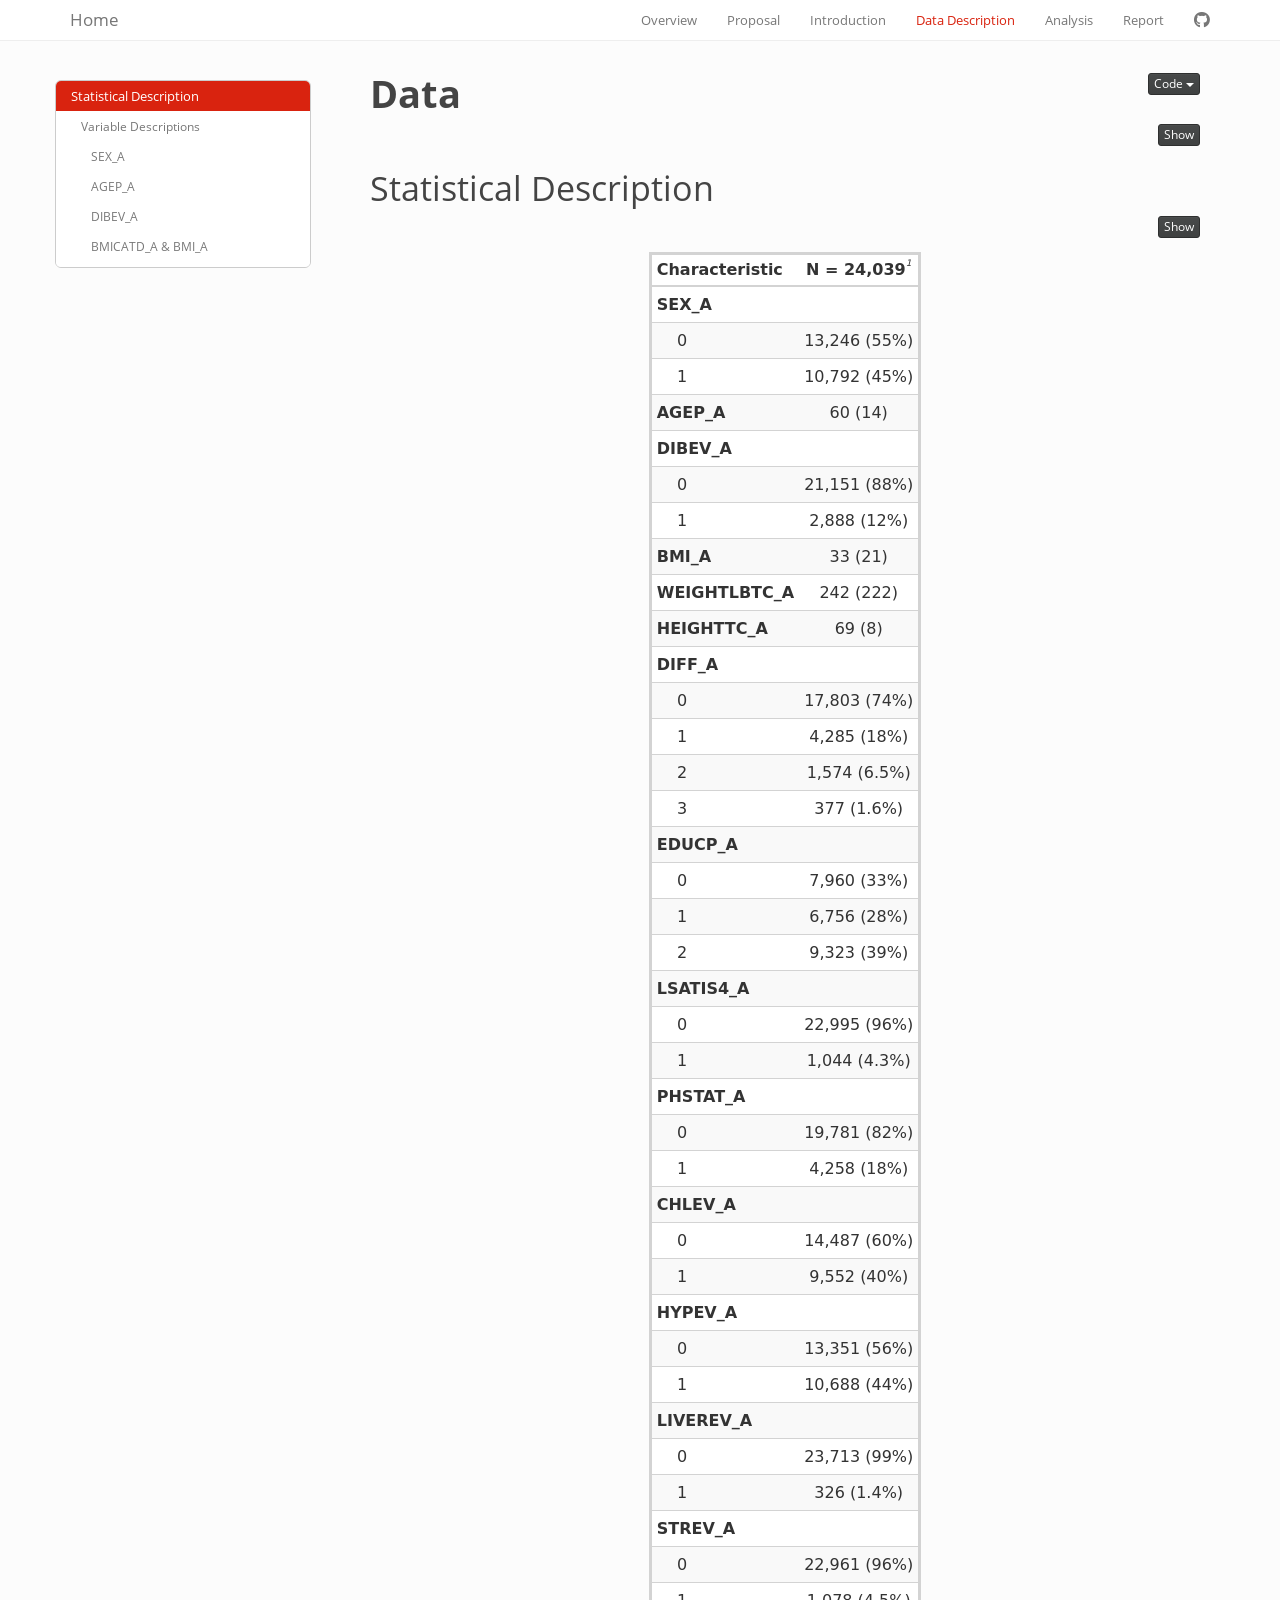
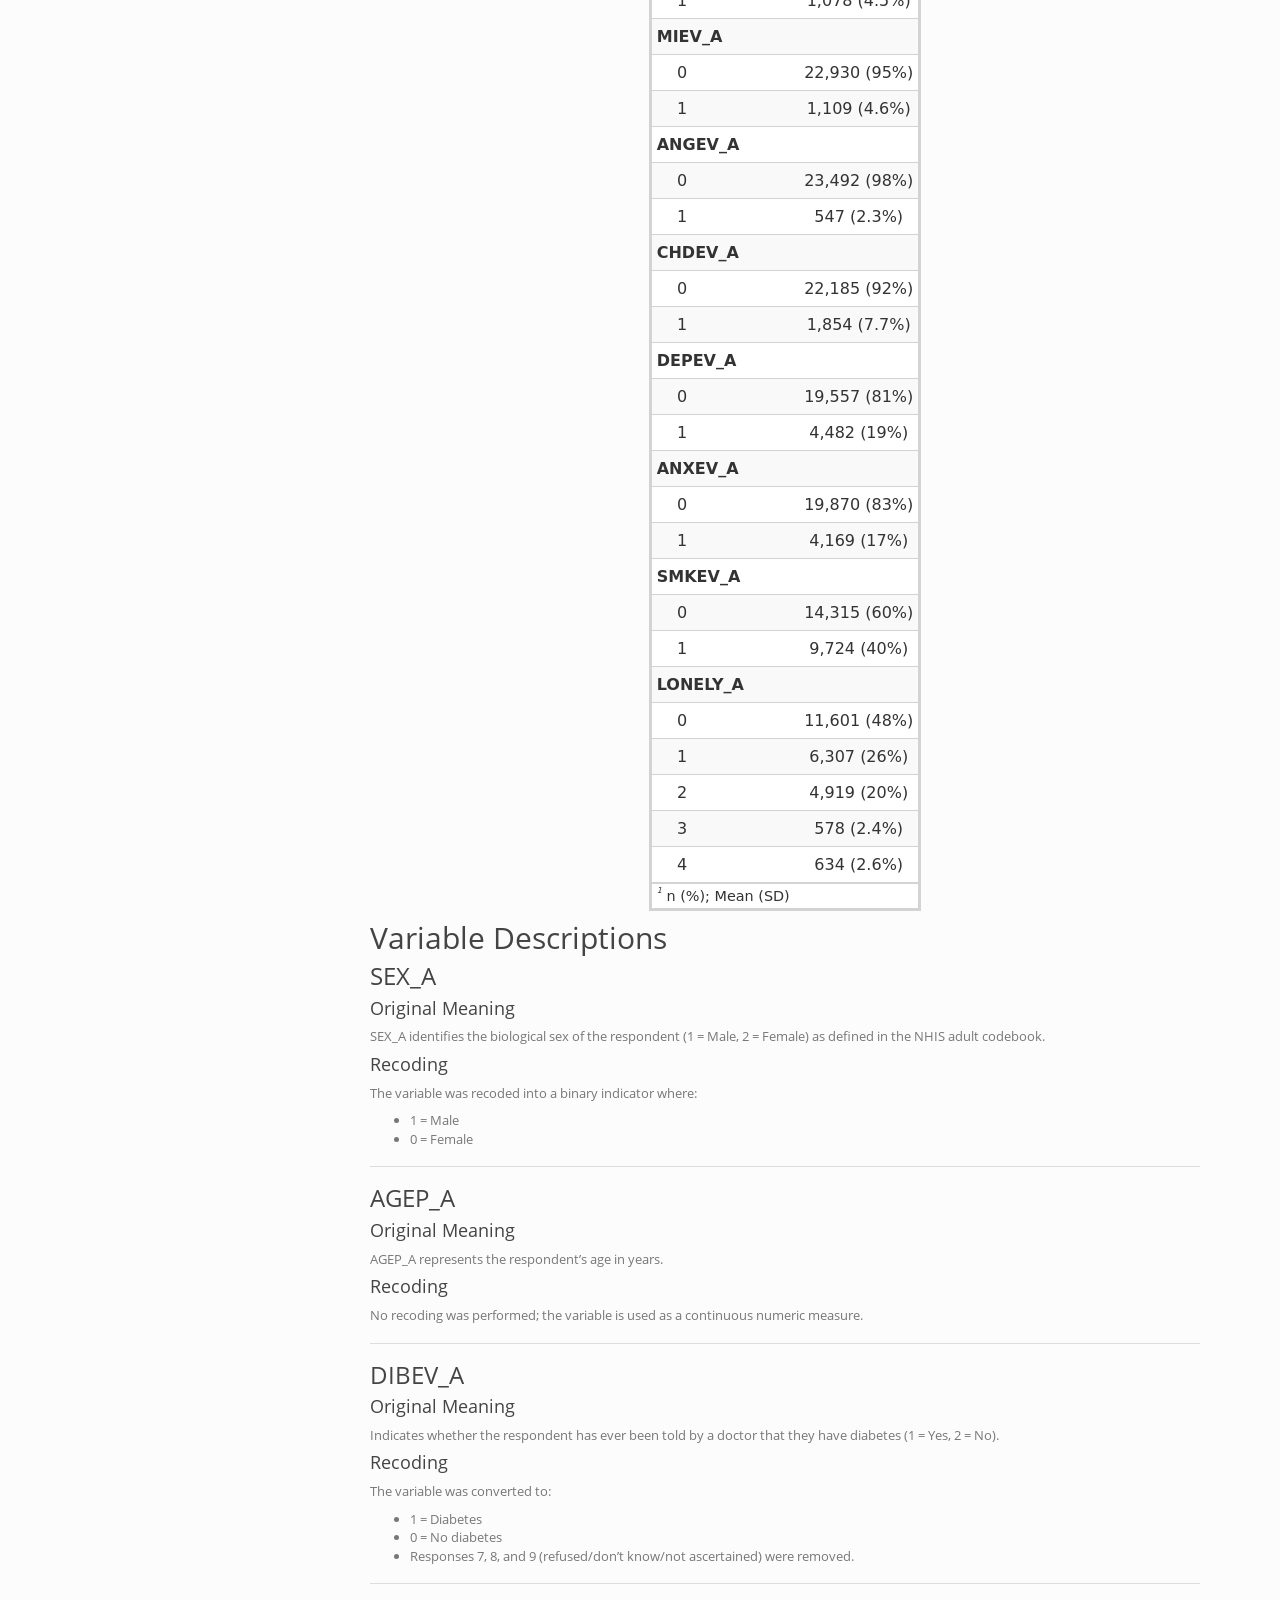
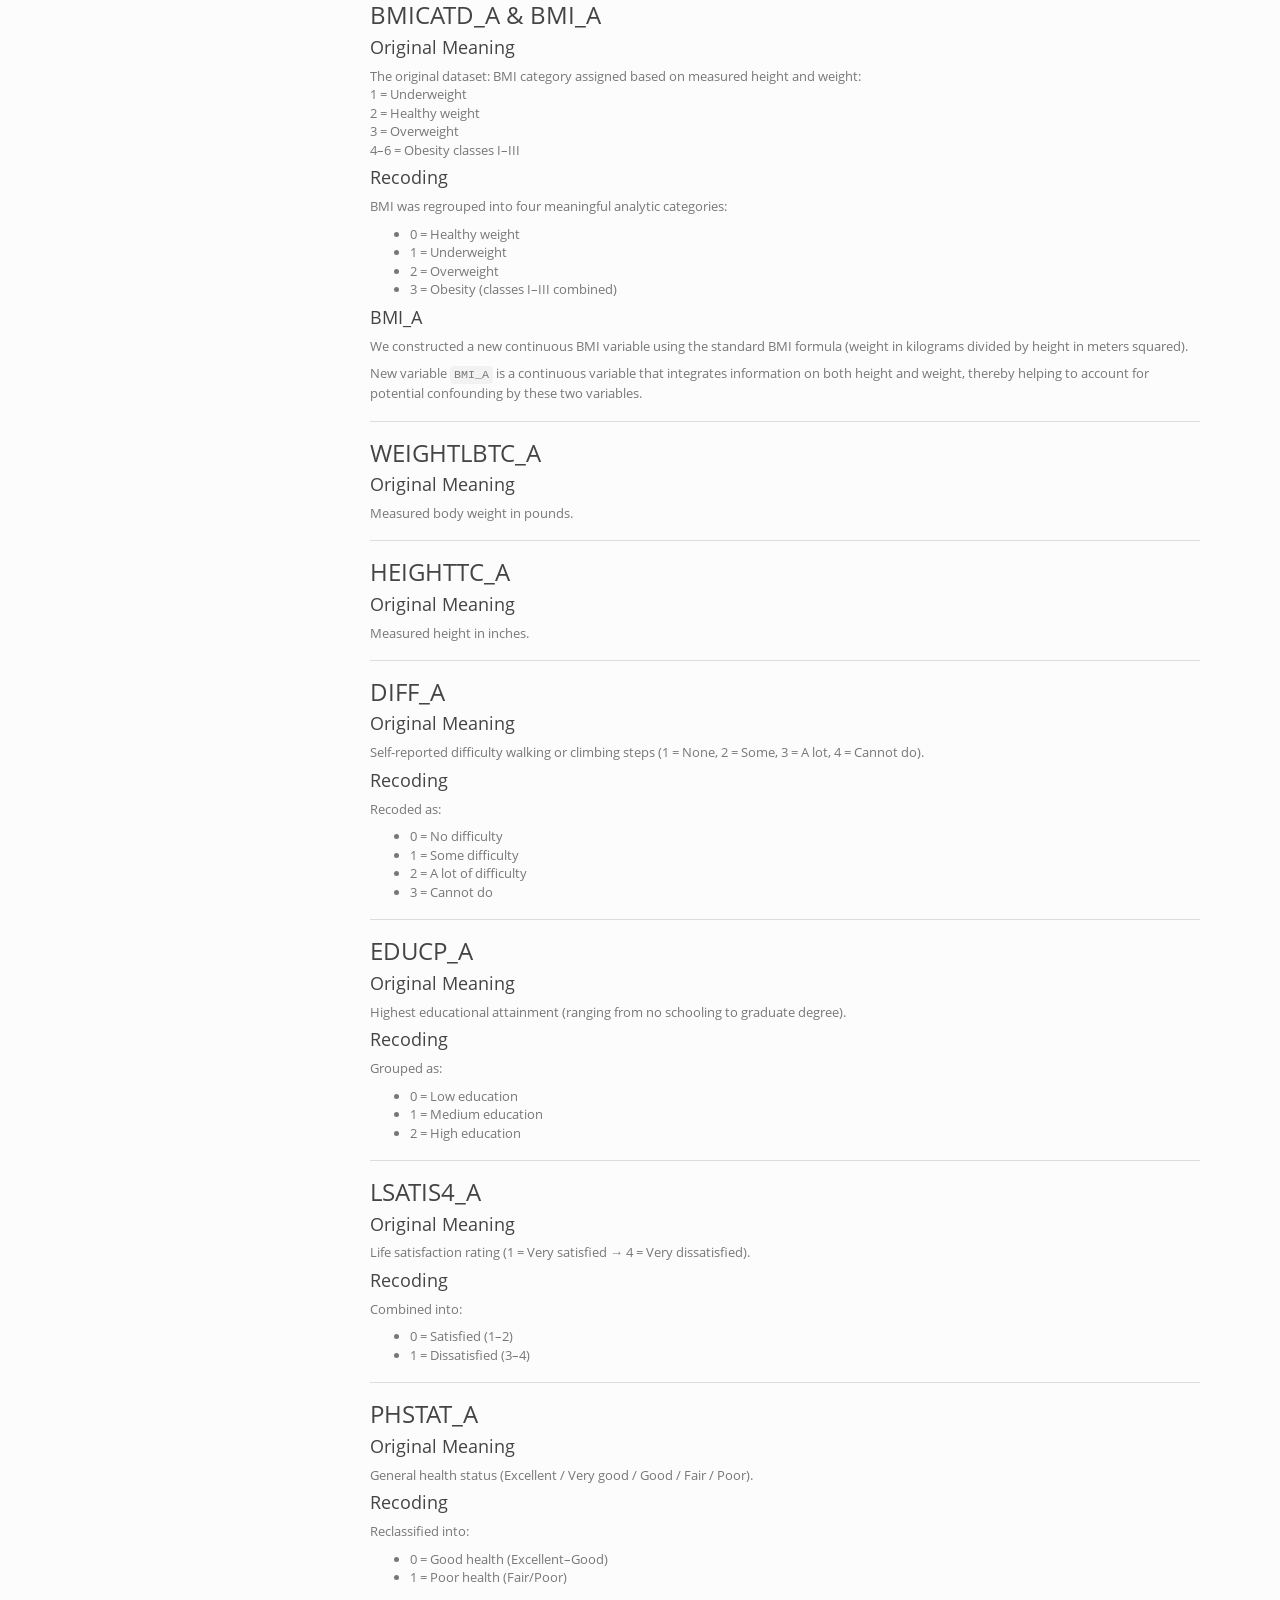
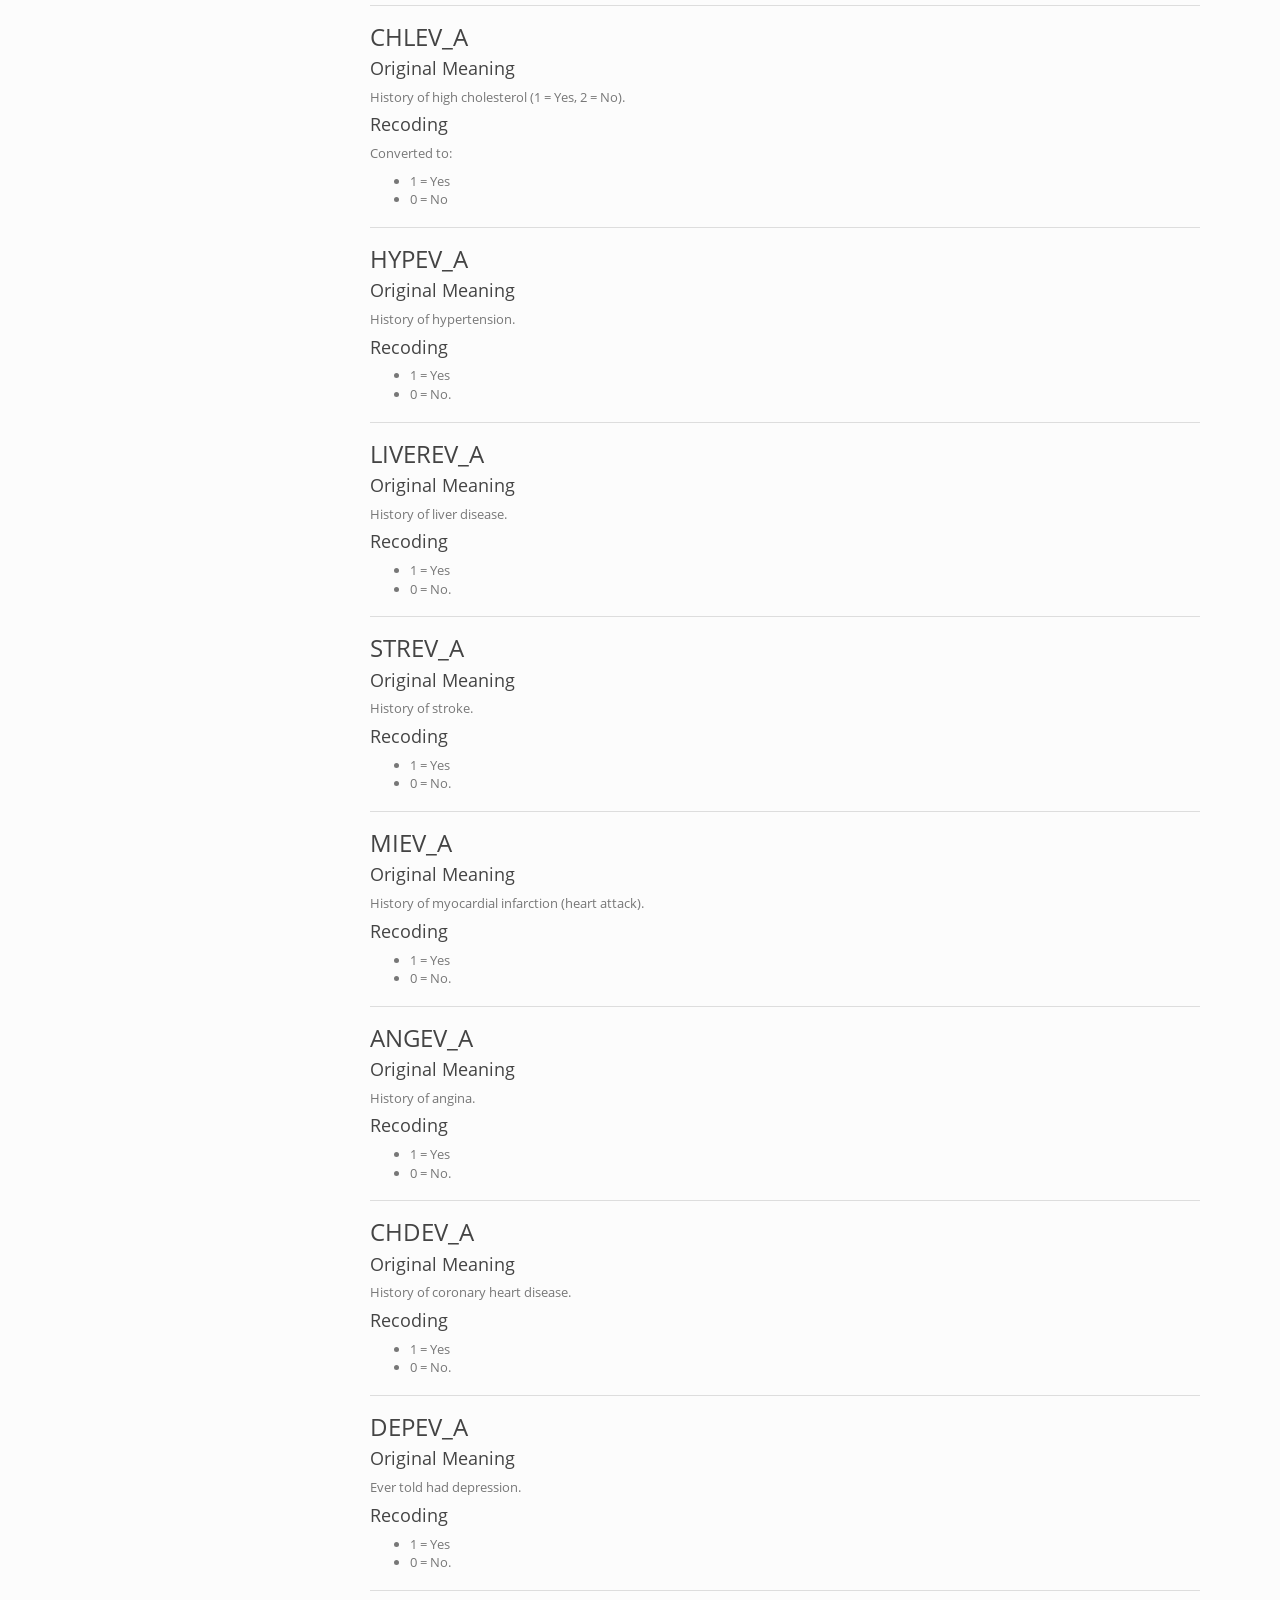
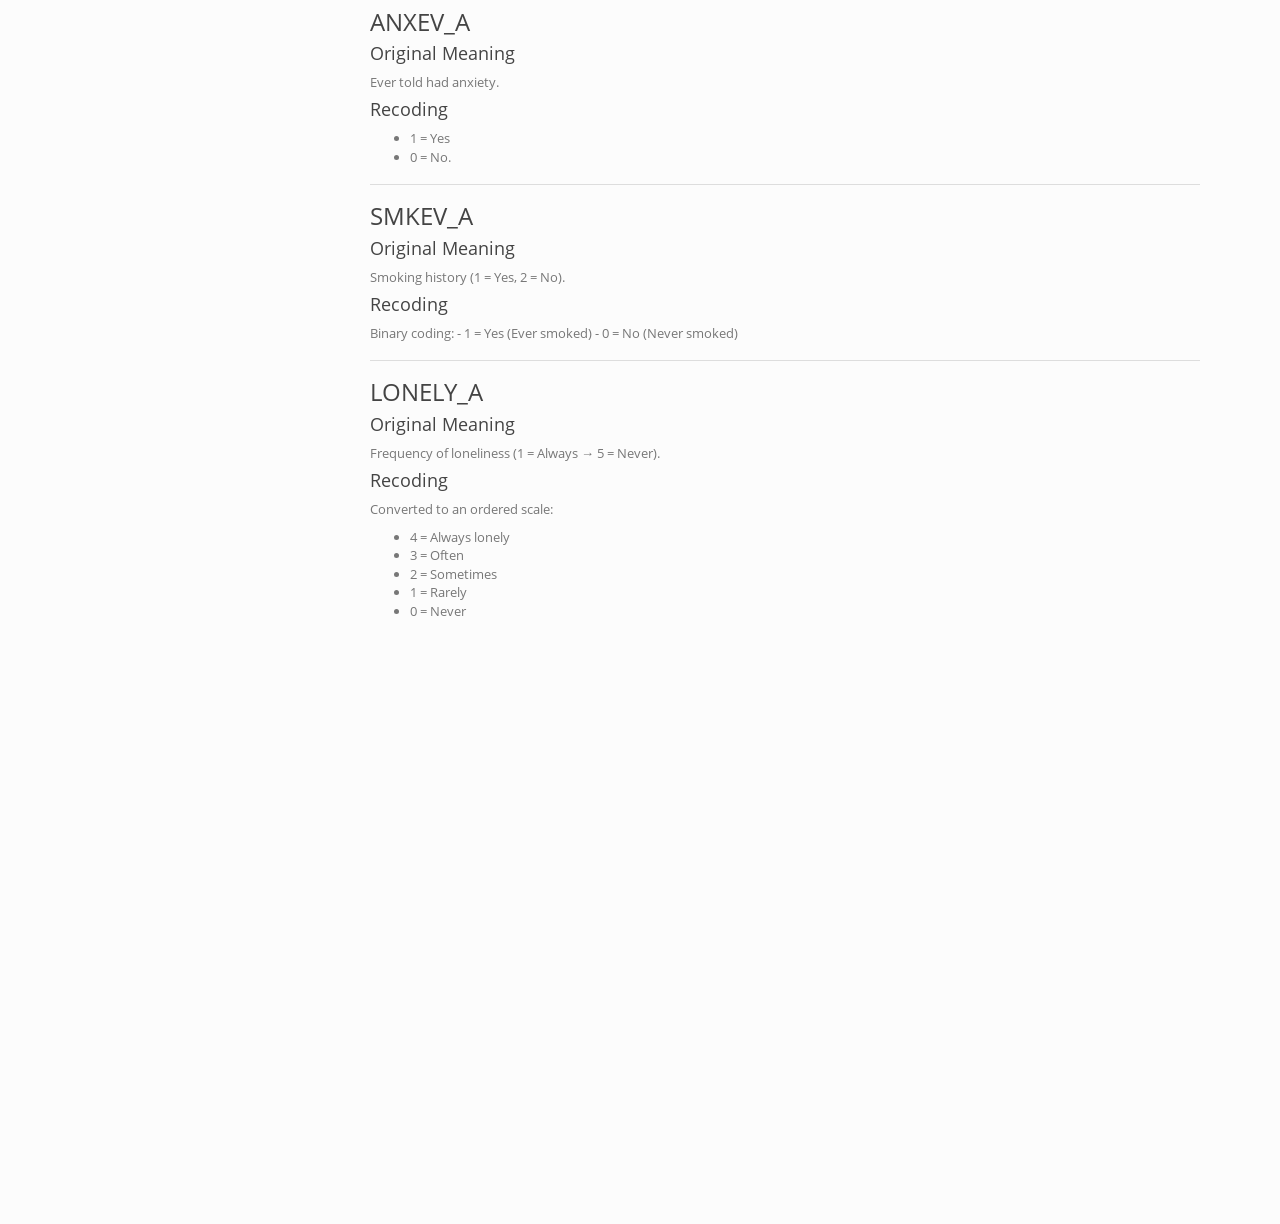
<file: data.html>
<!DOCTYPE html>

<html>

<head>

<meta charset="utf-8" />
<meta name="generator" content="pandoc" />
<meta http-equiv="X-UA-Compatible" content="IE=EDGE" />




<title>Data</title>

<script src="site_libs/header-attrs-2.29/header-attrs.js"></script>
<script src="site_libs/jquery-3.6.0/jquery-3.6.0.min.js"></script>
<meta name="viewport" content="width=device-width, initial-scale=1" />
<link href="site_libs/bootstrap-3.3.5/css/simplex.min.css" rel="stylesheet" />
<script src="site_libs/bootstrap-3.3.5/js/bootstrap.min.js"></script>
<script src="site_libs/bootstrap-3.3.5/shim/html5shiv.min.js"></script>
<script src="site_libs/bootstrap-3.3.5/shim/respond.min.js"></script>
<style>h1 {font-size: 34px;}
       h1.title {font-size: 38px;}
       h2 {font-size: 30px;}
       h3 {font-size: 24px;}
       h4 {font-size: 18px;}
       h5 {font-size: 16px;}
       h6 {font-size: 12px;}
       code {color: inherit; background-color: rgba(0, 0, 0, 0.04);}
       pre:not([class]) { background-color: white }</style>
<script src="site_libs/jqueryui-1.13.2/jquery-ui.min.js"></script>
<link href="site_libs/tocify-1.9.1/jquery.tocify.css" rel="stylesheet" />
<script src="site_libs/tocify-1.9.1/jquery.tocify.js"></script>
<script src="site_libs/navigation-1.1/tabsets.js"></script>
<script src="site_libs/navigation-1.1/codefolding.js"></script>
<link href="site_libs/highlightjs-9.12.0/default.css" rel="stylesheet" />
<script src="site_libs/highlightjs-9.12.0/highlight.js"></script>
<link href="site_libs/font-awesome-6.5.2/css/all.min.css" rel="stylesheet" />
<link href="site_libs/font-awesome-6.5.2/css/v4-shims.min.css" rel="stylesheet" />

<style type="text/css">
  code{white-space: pre-wrap;}
  span.smallcaps{font-variant: small-caps;}
  span.underline{text-decoration: underline;}
  div.column{display: inline-block; vertical-align: top; width: 50%;}
  div.hanging-indent{margin-left: 1.5em; text-indent: -1.5em;}
  ul.task-list{list-style: none;}
    </style>

<style type="text/css">code{white-space: pre;}</style>
<script type="text/javascript">
if (window.hljs) {
  hljs.configure({languages: []});
  hljs.initHighlightingOnLoad();
  if (document.readyState && document.readyState === "complete") {
    window.setTimeout(function() { hljs.initHighlighting(); }, 0);
  }
}
</script>






<link rel="stylesheet" href="style.css" type="text/css" />



<style type = "text/css">
.main-container {
  max-width: 940px;
  margin-left: auto;
  margin-right: auto;
}
img {
  max-width:100%;
}
.tabbed-pane {
  padding-top: 12px;
}
.html-widget {
  margin-bottom: 20px;
}
button.code-folding-btn:focus {
  outline: none;
}
summary {
  display: list-item;
}
details > summary > p:only-child {
  display: inline;
}
pre code {
  padding: 0;
}
</style>


<style type="text/css">
.dropdown-submenu {
  position: relative;
}
.dropdown-submenu>.dropdown-menu {
  top: 0;
  left: 100%;
  margin-top: -6px;
  margin-left: -1px;
  border-radius: 0 6px 6px 6px;
}
.dropdown-submenu:hover>.dropdown-menu {
  display: block;
}
.dropdown-submenu>a:after {
  display: block;
  content: " ";
  float: right;
  width: 0;
  height: 0;
  border-color: transparent;
  border-style: solid;
  border-width: 5px 0 5px 5px;
  border-left-color: #cccccc;
  margin-top: 5px;
  margin-right: -10px;
}
.dropdown-submenu:hover>a:after {
  border-left-color: #adb5bd;
}
.dropdown-submenu.pull-left {
  float: none;
}
.dropdown-submenu.pull-left>.dropdown-menu {
  left: -100%;
  margin-left: 10px;
  border-radius: 6px 0 6px 6px;
}
</style>

<script type="text/javascript">
// manage active state of menu based on current page
$(document).ready(function () {
  // active menu anchor
  href = window.location.pathname
  href = href.substr(href.lastIndexOf('/') + 1)
  if (href === "")
    href = "index.html";
  var menuAnchor = $('a[href="' + href + '"]');

  // mark the anchor link active (and if it's in a dropdown, also mark that active)
  var dropdown = menuAnchor.closest('li.dropdown');
  if (window.bootstrap) { // Bootstrap 4+
    menuAnchor.addClass('active');
    dropdown.find('> .dropdown-toggle').addClass('active');
  } else { // Bootstrap 3
    menuAnchor.parent().addClass('active');
    dropdown.addClass('active');
  }

  // Navbar adjustments
  var navHeight = $(".navbar").first().height() + 15;
  var style = document.createElement('style');
  var pt = "padding-top: " + navHeight + "px; ";
  var mt = "margin-top: -" + navHeight + "px; ";
  var css = "";
  // offset scroll position for anchor links (for fixed navbar)
  for (var i = 1; i <= 6; i++) {
    css += ".section h" + i + "{ " + pt + mt + "}\n";
  }
  style.innerHTML = "body {" + pt + "padding-bottom: 40px; }\n" + css;
  document.head.appendChild(style);
});
</script>

<!-- tabsets -->

<style type="text/css">
.tabset-dropdown > .nav-tabs {
  display: inline-table;
  max-height: 500px;
  min-height: 44px;
  overflow-y: auto;
  border: 1px solid #ddd;
  border-radius: 4px;
}

.tabset-dropdown > .nav-tabs > li.active:before, .tabset-dropdown > .nav-tabs.nav-tabs-open:before {
  content: "\e259";
  font-family: 'Glyphicons Halflings';
  display: inline-block;
  padding: 10px;
  border-right: 1px solid #ddd;
}

.tabset-dropdown > .nav-tabs.nav-tabs-open > li.active:before {
  content: "\e258";
  font-family: 'Glyphicons Halflings';
  border: none;
}

.tabset-dropdown > .nav-tabs > li.active {
  display: block;
}

.tabset-dropdown > .nav-tabs > li > a,
.tabset-dropdown > .nav-tabs > li > a:focus,
.tabset-dropdown > .nav-tabs > li > a:hover {
  border: none;
  display: inline-block;
  border-radius: 4px;
  background-color: transparent;
}

.tabset-dropdown > .nav-tabs.nav-tabs-open > li {
  display: block;
  float: none;
}

.tabset-dropdown > .nav-tabs > li {
  display: none;
}
</style>

<!-- code folding -->
<style type="text/css">
.code-folding-btn { margin-bottom: 4px; }
</style>



<style type="text/css">

#TOC {
  margin: 25px 0px 20px 0px;
}
@media (max-width: 768px) {
#TOC {
  position: relative;
  width: 100%;
}
}

@media print {
.toc-content {
  /* see https://github.com/w3c/csswg-drafts/issues/4434 */
  float: right;
}
}

.toc-content {
  padding-left: 30px;
  padding-right: 40px;
}

div.main-container {
  max-width: 1200px;
}

div.tocify {
  width: 20%;
  max-width: 260px;
  max-height: 85%;
}

@media (min-width: 768px) and (max-width: 991px) {
  div.tocify {
    width: 25%;
  }
}

@media (max-width: 767px) {
  div.tocify {
    width: 100%;
    max-width: none;
  }
}

.tocify ul, .tocify li {
  line-height: 20px;
}

.tocify-subheader .tocify-item {
  font-size: 0.90em;
}

.tocify .list-group-item {
  border-radius: 0px;
}


</style>



</head>

<body>


<div class="container-fluid main-container">


<!-- setup 3col/9col grid for toc_float and main content  -->
<div class="row">
<div class="col-xs-12 col-sm-4 col-md-3">
<div id="TOC" class="tocify">
</div>
</div>

<div class="toc-content col-xs-12 col-sm-8 col-md-9">




<div class="navbar navbar-default  navbar-fixed-top" role="navigation">
  <div class="container">
    <div class="navbar-header">
      <button type="button" class="navbar-toggle collapsed" data-toggle="collapse" data-bs-toggle="collapse" data-target="#navbar" data-bs-target="#navbar">
        <span class="icon-bar"></span>
        <span class="icon-bar"></span>
        <span class="icon-bar"></span>
      </button>
      <a class="navbar-brand" href="index.html">Home</a>
    </div>
    <div id="navbar" class="navbar-collapse collapse">
      <ul class="nav navbar-nav">
        
      </ul>
      <ul class="nav navbar-nav navbar-right">
        <li>
  <a href="Overview.html">Overview</a>
</li>
<li>
  <a href="Proposal.html">Proposal</a>
</li>
<li>
  <a href="introduction.html">Introduction</a>
</li>
<li>
  <a href="data.html">Data Description</a>
</li>
<li>
  <a href="analysis.html">Analysis</a>
</li>
<li>
  <a href="report.html">Report</a>
</li>
<li>
  <a href="https://github.com/Yaxuan-Z111/p8105_final_project.github.io.git">
    <span class="fa fa-github fa-lg"></span>
     
  </a>
</li>
      </ul>
    </div><!--/.nav-collapse -->
  </div><!--/.container -->
</div><!--/.navbar -->

<div id="header">

<div class="btn-group pull-right float-right">
<button type="button" class="btn btn-default btn-xs btn-secondary btn-sm dropdown-toggle" data-toggle="dropdown" data-bs-toggle="dropdown" aria-haspopup="true" aria-expanded="false"><span>Code</span> <span class="caret"></span></button>
<ul class="dropdown-menu dropdown-menu-right" style="min-width: 50px;">
<li><a id="rmd-show-all-code" href="#">Show All Code</a></li>
<li><a id="rmd-hide-all-code" href="#">Hide All Code</a></li>
</ul>
</div>



<h1 class="title toc-ignore">Data</h1>

</div>


<pre class="r"><code>source(here(&quot;data&quot;, &quot;datacleaning.R&quot;))</code></pre>
<div id="statistical-description" class="section level1">
<h1>Statistical Description</h1>
<pre class="r"><code>table1 =
  nhis24_df_fit |&gt;
  tbl_summary(
    missing = &quot;no&quot;,
    statistic = list(
      all_continuous() ~ &quot;{mean} ({sd})&quot;,
      all_categorical() ~ &quot;{n} ({p}%)&quot;
    ),
    type = list(
      all_categorical() ~ &quot;categorical&quot;
    )
  ) |&gt;
  bold_labels() |&gt;
  as_gt() |&gt;
  gt::tab_style(
    style = cell_text(weight = &quot;bold&quot;),
    locations = cells_title(groups = &quot;title&quot;)
  ) |&gt;
  gt::opt_table_outline() |&gt;
  gt::opt_row_striping() |&gt;
  gt::opt_align_table_header(align = &quot;left&quot;)

table1</code></pre>
<div id="rpcqzoxlge" style="padding-left:0px;padding-right:0px;padding-top:10px;padding-bottom:10px;overflow-x:auto;overflow-y:auto;width:auto;height:auto;">
<style>#rpcqzoxlge table {
  font-family: system-ui, 'Segoe UI', Roboto, Helvetica, Arial, sans-serif, 'Apple Color Emoji', 'Segoe UI Emoji', 'Segoe UI Symbol', 'Noto Color Emoji';
  -webkit-font-smoothing: antialiased;
  -moz-osx-font-smoothing: grayscale;
}

#rpcqzoxlge thead, #rpcqzoxlge tbody, #rpcqzoxlge tfoot, #rpcqzoxlge tr, #rpcqzoxlge td, #rpcqzoxlge th {
  border-style: none;
}

#rpcqzoxlge p {
  margin: 0;
  padding: 0;
}

#rpcqzoxlge .gt_table {
  display: table;
  border-collapse: collapse;
  line-height: normal;
  margin-left: auto;
  margin-right: auto;
  color: #333333;
  font-size: 16px;
  font-weight: normal;
  font-style: normal;
  background-color: #FFFFFF;
  width: auto;
  border-top-style: solid;
  border-top-width: 3px;
  border-top-color: #D3D3D3;
  border-right-style: solid;
  border-right-width: 3px;
  border-right-color: #D3D3D3;
  border-bottom-style: solid;
  border-bottom-width: 3px;
  border-bottom-color: #D3D3D3;
  border-left-style: solid;
  border-left-width: 3px;
  border-left-color: #D3D3D3;
}

#rpcqzoxlge .gt_caption {
  padding-top: 4px;
  padding-bottom: 4px;
}

#rpcqzoxlge .gt_title {
  color: #333333;
  font-size: 125%;
  font-weight: initial;
  padding-top: 4px;
  padding-bottom: 4px;
  padding-left: 5px;
  padding-right: 5px;
  border-bottom-color: #FFFFFF;
  border-bottom-width: 0;
}

#rpcqzoxlge .gt_subtitle {
  color: #333333;
  font-size: 85%;
  font-weight: initial;
  padding-top: 3px;
  padding-bottom: 5px;
  padding-left: 5px;
  padding-right: 5px;
  border-top-color: #FFFFFF;
  border-top-width: 0;
}

#rpcqzoxlge .gt_heading {
  background-color: #FFFFFF;
  text-align: left;
  border-bottom-color: #FFFFFF;
  border-left-style: none;
  border-left-width: 1px;
  border-left-color: #D3D3D3;
  border-right-style: none;
  border-right-width: 1px;
  border-right-color: #D3D3D3;
}

#rpcqzoxlge .gt_bottom_border {
  border-bottom-style: solid;
  border-bottom-width: 2px;
  border-bottom-color: #D3D3D3;
}

#rpcqzoxlge .gt_col_headings {
  border-top-style: solid;
  border-top-width: 2px;
  border-top-color: #D3D3D3;
  border-bottom-style: solid;
  border-bottom-width: 2px;
  border-bottom-color: #D3D3D3;
  border-left-style: none;
  border-left-width: 1px;
  border-left-color: #D3D3D3;
  border-right-style: none;
  border-right-width: 1px;
  border-right-color: #D3D3D3;
}

#rpcqzoxlge .gt_col_heading {
  color: #333333;
  background-color: #FFFFFF;
  font-size: 100%;
  font-weight: normal;
  text-transform: inherit;
  border-left-style: none;
  border-left-width: 1px;
  border-left-color: #D3D3D3;
  border-right-style: none;
  border-right-width: 1px;
  border-right-color: #D3D3D3;
  vertical-align: bottom;
  padding-top: 5px;
  padding-bottom: 6px;
  padding-left: 5px;
  padding-right: 5px;
  overflow-x: hidden;
}

#rpcqzoxlge .gt_column_spanner_outer {
  color: #333333;
  background-color: #FFFFFF;
  font-size: 100%;
  font-weight: normal;
  text-transform: inherit;
  padding-top: 0;
  padding-bottom: 0;
  padding-left: 4px;
  padding-right: 4px;
}

#rpcqzoxlge .gt_column_spanner_outer:first-child {
  padding-left: 0;
}

#rpcqzoxlge .gt_column_spanner_outer:last-child {
  padding-right: 0;
}

#rpcqzoxlge .gt_column_spanner {
  border-bottom-style: solid;
  border-bottom-width: 2px;
  border-bottom-color: #D3D3D3;
  vertical-align: bottom;
  padding-top: 5px;
  padding-bottom: 5px;
  overflow-x: hidden;
  display: inline-block;
  width: 100%;
}

#rpcqzoxlge .gt_spanner_row {
  border-bottom-style: hidden;
}

#rpcqzoxlge .gt_group_heading {
  padding-top: 8px;
  padding-bottom: 8px;
  padding-left: 5px;
  padding-right: 5px;
  color: #333333;
  background-color: #FFFFFF;
  font-size: 100%;
  font-weight: initial;
  text-transform: inherit;
  border-top-style: solid;
  border-top-width: 2px;
  border-top-color: #D3D3D3;
  border-bottom-style: solid;
  border-bottom-width: 2px;
  border-bottom-color: #D3D3D3;
  border-left-style: none;
  border-left-width: 1px;
  border-left-color: #D3D3D3;
  border-right-style: none;
  border-right-width: 1px;
  border-right-color: #D3D3D3;
  vertical-align: middle;
  text-align: left;
}

#rpcqzoxlge .gt_empty_group_heading {
  padding: 0.5px;
  color: #333333;
  background-color: #FFFFFF;
  font-size: 100%;
  font-weight: initial;
  border-top-style: solid;
  border-top-width: 2px;
  border-top-color: #D3D3D3;
  border-bottom-style: solid;
  border-bottom-width: 2px;
  border-bottom-color: #D3D3D3;
  vertical-align: middle;
}

#rpcqzoxlge .gt_from_md > :first-child {
  margin-top: 0;
}

#rpcqzoxlge .gt_from_md > :last-child {
  margin-bottom: 0;
}

#rpcqzoxlge .gt_row {
  padding-top: 8px;
  padding-bottom: 8px;
  padding-left: 5px;
  padding-right: 5px;
  margin: 10px;
  border-top-style: solid;
  border-top-width: 1px;
  border-top-color: #D3D3D3;
  border-left-style: none;
  border-left-width: 1px;
  border-left-color: #D3D3D3;
  border-right-style: none;
  border-right-width: 1px;
  border-right-color: #D3D3D3;
  vertical-align: middle;
  overflow-x: hidden;
}

#rpcqzoxlge .gt_stub {
  color: #333333;
  background-color: #FFFFFF;
  font-size: 100%;
  font-weight: initial;
  text-transform: inherit;
  border-right-style: solid;
  border-right-width: 2px;
  border-right-color: #D3D3D3;
  padding-left: 5px;
  padding-right: 5px;
}

#rpcqzoxlge .gt_stub_row_group {
  color: #333333;
  background-color: #FFFFFF;
  font-size: 100%;
  font-weight: initial;
  text-transform: inherit;
  border-right-style: solid;
  border-right-width: 2px;
  border-right-color: #D3D3D3;
  padding-left: 5px;
  padding-right: 5px;
  vertical-align: top;
}

#rpcqzoxlge .gt_row_group_first td {
  border-top-width: 2px;
}

#rpcqzoxlge .gt_row_group_first th {
  border-top-width: 2px;
}

#rpcqzoxlge .gt_summary_row {
  color: #333333;
  background-color: #FFFFFF;
  text-transform: inherit;
  padding-top: 8px;
  padding-bottom: 8px;
  padding-left: 5px;
  padding-right: 5px;
}

#rpcqzoxlge .gt_first_summary_row {
  border-top-style: solid;
  border-top-color: #D3D3D3;
}

#rpcqzoxlge .gt_first_summary_row.thick {
  border-top-width: 2px;
}

#rpcqzoxlge .gt_last_summary_row {
  padding-top: 8px;
  padding-bottom: 8px;
  padding-left: 5px;
  padding-right: 5px;
  border-bottom-style: solid;
  border-bottom-width: 2px;
  border-bottom-color: #D3D3D3;
}

#rpcqzoxlge .gt_grand_summary_row {
  color: #333333;
  background-color: #FFFFFF;
  text-transform: inherit;
  padding-top: 8px;
  padding-bottom: 8px;
  padding-left: 5px;
  padding-right: 5px;
}

#rpcqzoxlge .gt_first_grand_summary_row {
  padding-top: 8px;
  padding-bottom: 8px;
  padding-left: 5px;
  padding-right: 5px;
  border-top-style: double;
  border-top-width: 6px;
  border-top-color: #D3D3D3;
}

#rpcqzoxlge .gt_last_grand_summary_row_top {
  padding-top: 8px;
  padding-bottom: 8px;
  padding-left: 5px;
  padding-right: 5px;
  border-bottom-style: double;
  border-bottom-width: 6px;
  border-bottom-color: #D3D3D3;
}

#rpcqzoxlge .gt_striped {
  background-color: rgba(128, 128, 128, 0.05);
}

#rpcqzoxlge .gt_table_body {
  border-top-style: solid;
  border-top-width: 2px;
  border-top-color: #D3D3D3;
  border-bottom-style: solid;
  border-bottom-width: 2px;
  border-bottom-color: #D3D3D3;
}

#rpcqzoxlge .gt_footnotes {
  color: #333333;
  background-color: #FFFFFF;
  border-bottom-style: none;
  border-bottom-width: 2px;
  border-bottom-color: #D3D3D3;
  border-left-style: none;
  border-left-width: 2px;
  border-left-color: #D3D3D3;
  border-right-style: none;
  border-right-width: 2px;
  border-right-color: #D3D3D3;
}

#rpcqzoxlge .gt_footnote {
  margin: 0px;
  font-size: 90%;
  padding-top: 4px;
  padding-bottom: 4px;
  padding-left: 5px;
  padding-right: 5px;
}

#rpcqzoxlge .gt_sourcenotes {
  color: #333333;
  background-color: #FFFFFF;
  border-bottom-style: none;
  border-bottom-width: 2px;
  border-bottom-color: #D3D3D3;
  border-left-style: none;
  border-left-width: 2px;
  border-left-color: #D3D3D3;
  border-right-style: none;
  border-right-width: 2px;
  border-right-color: #D3D3D3;
}

#rpcqzoxlge .gt_sourcenote {
  font-size: 90%;
  padding-top: 4px;
  padding-bottom: 4px;
  padding-left: 5px;
  padding-right: 5px;
}

#rpcqzoxlge .gt_left {
  text-align: left;
}

#rpcqzoxlge .gt_center {
  text-align: center;
}

#rpcqzoxlge .gt_right {
  text-align: right;
  font-variant-numeric: tabular-nums;
}

#rpcqzoxlge .gt_font_normal {
  font-weight: normal;
}

#rpcqzoxlge .gt_font_bold {
  font-weight: bold;
}

#rpcqzoxlge .gt_font_italic {
  font-style: italic;
}

#rpcqzoxlge .gt_super {
  font-size: 65%;
}

#rpcqzoxlge .gt_footnote_marks {
  font-size: 75%;
  vertical-align: 0.4em;
  position: initial;
}

#rpcqzoxlge .gt_asterisk {
  font-size: 100%;
  vertical-align: 0;
}

#rpcqzoxlge .gt_indent_1 {
  text-indent: 5px;
}

#rpcqzoxlge .gt_indent_2 {
  text-indent: 10px;
}

#rpcqzoxlge .gt_indent_3 {
  text-indent: 15px;
}

#rpcqzoxlge .gt_indent_4 {
  text-indent: 20px;
}

#rpcqzoxlge .gt_indent_5 {
  text-indent: 25px;
}

#rpcqzoxlge .katex-display {
  display: inline-flex !important;
  margin-bottom: 0.75em !important;
}

#rpcqzoxlge div.Reactable > div.rt-table > div.rt-thead > div.rt-tr.rt-tr-group-header > div.rt-th-group:after {
  height: 0px !important;
}
</style>
<table class="gt_table" data-quarto-disable-processing="false" data-quarto-bootstrap="false">
  <thead>
    <tr class="gt_col_headings">
      <th class="gt_col_heading gt_columns_bottom_border gt_left" rowspan="1" colspan="1" scope="col" id="label"><span class='gt_from_md'><strong>Characteristic</strong></span></th>
      <th class="gt_col_heading gt_columns_bottom_border gt_center" rowspan="1" colspan="1" scope="col" id="stat_0"><span class='gt_from_md'><strong>N = 24,039</strong></span><span class="gt_footnote_marks" style="white-space:nowrap;font-style:italic;font-weight:normal;line-height:0;"><sup>1</sup></span></th>
    </tr>
  </thead>
  <tbody class="gt_table_body">
    <tr><td headers="label" class="gt_row gt_left" style="font-weight: bold;">SEX_A</td>
<td headers="stat_0" class="gt_row gt_center"><br /></td></tr>
    <tr><td headers="label" class="gt_row gt_left gt_striped">    0</td>
<td headers="stat_0" class="gt_row gt_center gt_striped">13,246 (55%)</td></tr>
    <tr><td headers="label" class="gt_row gt_left">    1</td>
<td headers="stat_0" class="gt_row gt_center">10,792 (45%)</td></tr>
    <tr><td headers="label" class="gt_row gt_left gt_striped" style="font-weight: bold;">AGEP_A</td>
<td headers="stat_0" class="gt_row gt_center gt_striped">60 (14)</td></tr>
    <tr><td headers="label" class="gt_row gt_left" style="font-weight: bold;">DIBEV_A</td>
<td headers="stat_0" class="gt_row gt_center"><br /></td></tr>
    <tr><td headers="label" class="gt_row gt_left gt_striped">    0</td>
<td headers="stat_0" class="gt_row gt_center gt_striped">21,151 (88%)</td></tr>
    <tr><td headers="label" class="gt_row gt_left">    1</td>
<td headers="stat_0" class="gt_row gt_center">2,888 (12%)</td></tr>
    <tr><td headers="label" class="gt_row gt_left gt_striped" style="font-weight: bold;">BMI_A</td>
<td headers="stat_0" class="gt_row gt_center gt_striped">33 (21)</td></tr>
    <tr><td headers="label" class="gt_row gt_left" style="font-weight: bold;">WEIGHTLBTC_A</td>
<td headers="stat_0" class="gt_row gt_center">242 (222)</td></tr>
    <tr><td headers="label" class="gt_row gt_left gt_striped" style="font-weight: bold;">HEIGHTTC_A</td>
<td headers="stat_0" class="gt_row gt_center gt_striped">69 (8)</td></tr>
    <tr><td headers="label" class="gt_row gt_left" style="font-weight: bold;">DIFF_A</td>
<td headers="stat_0" class="gt_row gt_center"><br /></td></tr>
    <tr><td headers="label" class="gt_row gt_left gt_striped">    0</td>
<td headers="stat_0" class="gt_row gt_center gt_striped">17,803 (74%)</td></tr>
    <tr><td headers="label" class="gt_row gt_left">    1</td>
<td headers="stat_0" class="gt_row gt_center">4,285 (18%)</td></tr>
    <tr><td headers="label" class="gt_row gt_left gt_striped">    2</td>
<td headers="stat_0" class="gt_row gt_center gt_striped">1,574 (6.5%)</td></tr>
    <tr><td headers="label" class="gt_row gt_left">    3</td>
<td headers="stat_0" class="gt_row gt_center">377 (1.6%)</td></tr>
    <tr><td headers="label" class="gt_row gt_left gt_striped" style="font-weight: bold;">EDUCP_A</td>
<td headers="stat_0" class="gt_row gt_center gt_striped"><br /></td></tr>
    <tr><td headers="label" class="gt_row gt_left">    0</td>
<td headers="stat_0" class="gt_row gt_center">7,960 (33%)</td></tr>
    <tr><td headers="label" class="gt_row gt_left gt_striped">    1</td>
<td headers="stat_0" class="gt_row gt_center gt_striped">6,756 (28%)</td></tr>
    <tr><td headers="label" class="gt_row gt_left">    2</td>
<td headers="stat_0" class="gt_row gt_center">9,323 (39%)</td></tr>
    <tr><td headers="label" class="gt_row gt_left gt_striped" style="font-weight: bold;">LSATIS4_A</td>
<td headers="stat_0" class="gt_row gt_center gt_striped"><br /></td></tr>
    <tr><td headers="label" class="gt_row gt_left">    0</td>
<td headers="stat_0" class="gt_row gt_center">22,995 (96%)</td></tr>
    <tr><td headers="label" class="gt_row gt_left gt_striped">    1</td>
<td headers="stat_0" class="gt_row gt_center gt_striped">1,044 (4.3%)</td></tr>
    <tr><td headers="label" class="gt_row gt_left" style="font-weight: bold;">PHSTAT_A</td>
<td headers="stat_0" class="gt_row gt_center"><br /></td></tr>
    <tr><td headers="label" class="gt_row gt_left gt_striped">    0</td>
<td headers="stat_0" class="gt_row gt_center gt_striped">19,781 (82%)</td></tr>
    <tr><td headers="label" class="gt_row gt_left">    1</td>
<td headers="stat_0" class="gt_row gt_center">4,258 (18%)</td></tr>
    <tr><td headers="label" class="gt_row gt_left gt_striped" style="font-weight: bold;">CHLEV_A</td>
<td headers="stat_0" class="gt_row gt_center gt_striped"><br /></td></tr>
    <tr><td headers="label" class="gt_row gt_left">    0</td>
<td headers="stat_0" class="gt_row gt_center">14,487 (60%)</td></tr>
    <tr><td headers="label" class="gt_row gt_left gt_striped">    1</td>
<td headers="stat_0" class="gt_row gt_center gt_striped">9,552 (40%)</td></tr>
    <tr><td headers="label" class="gt_row gt_left" style="font-weight: bold;">HYPEV_A</td>
<td headers="stat_0" class="gt_row gt_center"><br /></td></tr>
    <tr><td headers="label" class="gt_row gt_left gt_striped">    0</td>
<td headers="stat_0" class="gt_row gt_center gt_striped">13,351 (56%)</td></tr>
    <tr><td headers="label" class="gt_row gt_left">    1</td>
<td headers="stat_0" class="gt_row gt_center">10,688 (44%)</td></tr>
    <tr><td headers="label" class="gt_row gt_left gt_striped" style="font-weight: bold;">LIVEREV_A</td>
<td headers="stat_0" class="gt_row gt_center gt_striped"><br /></td></tr>
    <tr><td headers="label" class="gt_row gt_left">    0</td>
<td headers="stat_0" class="gt_row gt_center">23,713 (99%)</td></tr>
    <tr><td headers="label" class="gt_row gt_left gt_striped">    1</td>
<td headers="stat_0" class="gt_row gt_center gt_striped">326 (1.4%)</td></tr>
    <tr><td headers="label" class="gt_row gt_left" style="font-weight: bold;">STREV_A</td>
<td headers="stat_0" class="gt_row gt_center"><br /></td></tr>
    <tr><td headers="label" class="gt_row gt_left gt_striped">    0</td>
<td headers="stat_0" class="gt_row gt_center gt_striped">22,961 (96%)</td></tr>
    <tr><td headers="label" class="gt_row gt_left">    1</td>
<td headers="stat_0" class="gt_row gt_center">1,078 (4.5%)</td></tr>
    <tr><td headers="label" class="gt_row gt_left gt_striped" style="font-weight: bold;">MIEV_A</td>
<td headers="stat_0" class="gt_row gt_center gt_striped"><br /></td></tr>
    <tr><td headers="label" class="gt_row gt_left">    0</td>
<td headers="stat_0" class="gt_row gt_center">22,930 (95%)</td></tr>
    <tr><td headers="label" class="gt_row gt_left gt_striped">    1</td>
<td headers="stat_0" class="gt_row gt_center gt_striped">1,109 (4.6%)</td></tr>
    <tr><td headers="label" class="gt_row gt_left" style="font-weight: bold;">ANGEV_A</td>
<td headers="stat_0" class="gt_row gt_center"><br /></td></tr>
    <tr><td headers="label" class="gt_row gt_left gt_striped">    0</td>
<td headers="stat_0" class="gt_row gt_center gt_striped">23,492 (98%)</td></tr>
    <tr><td headers="label" class="gt_row gt_left">    1</td>
<td headers="stat_0" class="gt_row gt_center">547 (2.3%)</td></tr>
    <tr><td headers="label" class="gt_row gt_left gt_striped" style="font-weight: bold;">CHDEV_A</td>
<td headers="stat_0" class="gt_row gt_center gt_striped"><br /></td></tr>
    <tr><td headers="label" class="gt_row gt_left">    0</td>
<td headers="stat_0" class="gt_row gt_center">22,185 (92%)</td></tr>
    <tr><td headers="label" class="gt_row gt_left gt_striped">    1</td>
<td headers="stat_0" class="gt_row gt_center gt_striped">1,854 (7.7%)</td></tr>
    <tr><td headers="label" class="gt_row gt_left" style="font-weight: bold;">DEPEV_A</td>
<td headers="stat_0" class="gt_row gt_center"><br /></td></tr>
    <tr><td headers="label" class="gt_row gt_left gt_striped">    0</td>
<td headers="stat_0" class="gt_row gt_center gt_striped">19,557 (81%)</td></tr>
    <tr><td headers="label" class="gt_row gt_left">    1</td>
<td headers="stat_0" class="gt_row gt_center">4,482 (19%)</td></tr>
    <tr><td headers="label" class="gt_row gt_left gt_striped" style="font-weight: bold;">ANXEV_A</td>
<td headers="stat_0" class="gt_row gt_center gt_striped"><br /></td></tr>
    <tr><td headers="label" class="gt_row gt_left">    0</td>
<td headers="stat_0" class="gt_row gt_center">19,870 (83%)</td></tr>
    <tr><td headers="label" class="gt_row gt_left gt_striped">    1</td>
<td headers="stat_0" class="gt_row gt_center gt_striped">4,169 (17%)</td></tr>
    <tr><td headers="label" class="gt_row gt_left" style="font-weight: bold;">SMKEV_A</td>
<td headers="stat_0" class="gt_row gt_center"><br /></td></tr>
    <tr><td headers="label" class="gt_row gt_left gt_striped">    0</td>
<td headers="stat_0" class="gt_row gt_center gt_striped">14,315 (60%)</td></tr>
    <tr><td headers="label" class="gt_row gt_left">    1</td>
<td headers="stat_0" class="gt_row gt_center">9,724 (40%)</td></tr>
    <tr><td headers="label" class="gt_row gt_left gt_striped" style="font-weight: bold;">LONELY_A</td>
<td headers="stat_0" class="gt_row gt_center gt_striped"><br /></td></tr>
    <tr><td headers="label" class="gt_row gt_left">    0</td>
<td headers="stat_0" class="gt_row gt_center">11,601 (48%)</td></tr>
    <tr><td headers="label" class="gt_row gt_left gt_striped">    1</td>
<td headers="stat_0" class="gt_row gt_center gt_striped">6,307 (26%)</td></tr>
    <tr><td headers="label" class="gt_row gt_left">    2</td>
<td headers="stat_0" class="gt_row gt_center">4,919 (20%)</td></tr>
    <tr><td headers="label" class="gt_row gt_left gt_striped">    3</td>
<td headers="stat_0" class="gt_row gt_center gt_striped">578 (2.4%)</td></tr>
    <tr><td headers="label" class="gt_row gt_left">    4</td>
<td headers="stat_0" class="gt_row gt_center">634 (2.6%)</td></tr>
  </tbody>
  <tfoot>
    <tr class="gt_footnotes">
      <td class="gt_footnote" colspan="2"><span class="gt_footnote_marks" style="white-space:nowrap;font-style:italic;font-weight:normal;line-height:0;"><sup>1</sup></span> <span class='gt_from_md'>n (%); Mean (SD)</span></td>
    </tr>
  </tfoot>
</table>
</div>
<div id="variable-descriptions" class="section level2">
<h2>Variable Descriptions</h2>
<div id="sex_a" class="section level3">
<h3>SEX_A</h3>
<div id="original-meaning" class="section level4">
<h4>Original Meaning</h4>
<p>SEX_A identifies the biological sex of the respondent (1 = Male, 2 =
Female) as defined in the NHIS adult codebook.</p>
</div>
<div id="recoding" class="section level4">
<h4>Recoding</h4>
<p>The variable was recoded into a binary indicator where:</p>
<ul>
<li>1 = Male<br />
</li>
<li>0 = Female</li>
</ul>
<hr />
</div>
</div>
<div id="agep_a" class="section level3">
<h3>AGEP_A</h3>
<div id="original-meaning-1" class="section level4">
<h4>Original Meaning</h4>
<p>AGEP_A represents the respondent’s age in years.</p>
</div>
<div id="recoding-1" class="section level4">
<h4>Recoding</h4>
<p>No recoding was performed; the variable is used as a continuous
numeric measure.</p>
<hr />
</div>
</div>
<div id="dibev_a" class="section level3">
<h3>DIBEV_A</h3>
<div id="original-meaning-2" class="section level4">
<h4>Original Meaning</h4>
<p>Indicates whether the respondent has ever been told by a doctor that
they have diabetes (1 = Yes, 2 = No).</p>
</div>
<div id="recoding-2" class="section level4">
<h4>Recoding</h4>
<p>The variable was converted to:</p>
<ul>
<li>1 = Diabetes<br />
</li>
<li>0 = No diabetes<br />
</li>
<li>Responses 7, 8, and 9 (refused/don’t know/not ascertained) were
removed.</li>
</ul>
<hr />
</div>
</div>
<div id="bmicatd_a-bmi_a" class="section level3">
<h3>BMICATD_A &amp; BMI_A</h3>
<div id="original-meaning-3" class="section level4">
<h4>Original Meaning</h4>
<p>The original dataset: BMI category assigned based on measured height
and weight:<br />
1 = Underweight<br />
2 = Healthy weight<br />
3 = Overweight<br />
4–6 = Obesity classes I–III</p>
</div>
<div id="recoding-3" class="section level4">
<h4>Recoding</h4>
<p>BMI was regrouped into four meaningful analytic categories:</p>
<ul>
<li>0 = Healthy weight<br />
</li>
<li>1 = Underweight<br />
</li>
<li>2 = Overweight<br />
</li>
<li>3 = Obesity (classes I–III combined)</li>
</ul>
</div>
<div id="bmi_a" class="section level4">
<h4>BMI_A</h4>
<p>We constructed a new continuous BMI variable using the standard BMI
formula (weight in kilograms divided by height in meters squared).</p>
<p>New variable <code>BMI_A</code> is a continuous variable that
integrates information on both height and weight, thereby helping to
account for potential confounding by these two variables.</p>
<hr />
</div>
</div>
<div id="weightlbtc_a" class="section level3">
<h3>WEIGHTLBTC_A</h3>
<div id="original-meaning-4" class="section level4">
<h4>Original Meaning</h4>
<p>Measured body weight in pounds.</p>
<hr />
</div>
</div>
<div id="heighttc_a" class="section level3">
<h3>HEIGHTTC_A</h3>
<div id="original-meaning-5" class="section level4">
<h4>Original Meaning</h4>
<p>Measured height in inches.</p>
<hr />
</div>
</div>
<div id="diff_a" class="section level3">
<h3>DIFF_A</h3>
<div id="original-meaning-6" class="section level4">
<h4>Original Meaning</h4>
<p>Self-reported difficulty walking or climbing steps (1 = None, 2 =
Some, 3 = A lot, 4 = Cannot do).</p>
</div>
<div id="recoding-4" class="section level4">
<h4>Recoding</h4>
<p>Recoded as:</p>
<ul>
<li>0 = No difficulty<br />
</li>
<li>1 = Some difficulty<br />
</li>
<li>2 = A lot of difficulty<br />
</li>
<li>3 = Cannot do</li>
</ul>
<hr />
</div>
</div>
<div id="educp_a" class="section level3">
<h3>EDUCP_A</h3>
<div id="original-meaning-7" class="section level4">
<h4>Original Meaning</h4>
<p>Highest educational attainment (ranging from no schooling to graduate
degree).</p>
</div>
<div id="recoding-5" class="section level4">
<h4>Recoding</h4>
<p>Grouped as:</p>
<ul>
<li>0 = Low education<br />
</li>
<li>1 = Medium education<br />
</li>
<li>2 = High education</li>
</ul>
<hr />
</div>
</div>
<div id="lsatis4_a" class="section level3">
<h3>LSATIS4_A</h3>
<div id="original-meaning-8" class="section level4">
<h4>Original Meaning</h4>
<p>Life satisfaction rating (1 = Very satisfied → 4 = Very
dissatisfied).</p>
</div>
<div id="recoding-6" class="section level4">
<h4>Recoding</h4>
<p>Combined into:</p>
<ul>
<li>0 = Satisfied (1–2)<br />
</li>
<li>1 = Dissatisfied (3–4)</li>
</ul>
<hr />
</div>
</div>
<div id="phstat_a" class="section level3">
<h3>PHSTAT_A</h3>
<div id="original-meaning-9" class="section level4">
<h4>Original Meaning</h4>
<p>General health status (Excellent / Very good / Good / Fair /
Poor).</p>
</div>
<div id="recoding-7" class="section level4">
<h4>Recoding</h4>
<p>Reclassified into:</p>
<ul>
<li>0 = Good health (Excellent–Good)<br />
</li>
<li>1 = Poor health (Fair/Poor)</li>
</ul>
<hr />
</div>
</div>
<div id="chlev_a" class="section level3">
<h3>CHLEV_A</h3>
<div id="original-meaning-10" class="section level4">
<h4>Original Meaning</h4>
<p>History of high cholesterol (1 = Yes, 2 = No).</p>
</div>
<div id="recoding-8" class="section level4">
<h4>Recoding</h4>
<p>Converted to:</p>
<ul>
<li>1 = Yes<br />
</li>
<li>0 = No</li>
</ul>
<hr />
</div>
</div>
<div id="hypev_a" class="section level3">
<h3>HYPEV_A</h3>
<div id="original-meaning-11" class="section level4">
<h4>Original Meaning</h4>
<p>History of hypertension.</p>
</div>
<div id="recoding-9" class="section level4">
<h4>Recoding</h4>
<ul>
<li>1 = Yes</li>
<li>0 = No.</li>
</ul>
<hr />
</div>
</div>
<div id="liverev_a" class="section level3">
<h3>LIVEREV_A</h3>
<div id="original-meaning-12" class="section level4">
<h4>Original Meaning</h4>
<p>History of liver disease.</p>
</div>
<div id="recoding-10" class="section level4">
<h4>Recoding</h4>
<ul>
<li>1 = Yes</li>
<li>0 = No.</li>
</ul>
<hr />
</div>
</div>
<div id="strev_a" class="section level3">
<h3>STREV_A</h3>
<div id="original-meaning-13" class="section level4">
<h4>Original Meaning</h4>
<p>History of stroke.</p>
</div>
<div id="recoding-11" class="section level4">
<h4>Recoding</h4>
<ul>
<li>1 = Yes</li>
<li>0 = No.</li>
</ul>
<hr />
</div>
</div>
<div id="miev_a" class="section level3">
<h3>MIEV_A</h3>
<div id="original-meaning-14" class="section level4">
<h4>Original Meaning</h4>
<p>History of myocardial infarction (heart attack).</p>
</div>
<div id="recoding-12" class="section level4">
<h4>Recoding</h4>
<ul>
<li>1 = Yes</li>
<li>0 = No.</li>
</ul>
<hr />
</div>
</div>
<div id="angev_a" class="section level3">
<h3>ANGEV_A</h3>
<div id="original-meaning-15" class="section level4">
<h4>Original Meaning</h4>
<p>History of angina.</p>
</div>
<div id="recoding-13" class="section level4">
<h4>Recoding</h4>
<ul>
<li>1 = Yes</li>
<li>0 = No.</li>
</ul>
<hr />
</div>
</div>
<div id="chdev_a" class="section level3">
<h3>CHDEV_A</h3>
<div id="original-meaning-16" class="section level4">
<h4>Original Meaning</h4>
<p>History of coronary heart disease.</p>
</div>
<div id="recoding-14" class="section level4">
<h4>Recoding</h4>
<ul>
<li>1 = Yes</li>
<li>0 = No.</li>
</ul>
<hr />
</div>
</div>
<div id="depev_a" class="section level3">
<h3>DEPEV_A</h3>
<div id="original-meaning-17" class="section level4">
<h4>Original Meaning</h4>
<p>Ever told had depression.</p>
</div>
<div id="recoding-15" class="section level4">
<h4>Recoding</h4>
<ul>
<li>1 = Yes</li>
<li>0 = No.</li>
</ul>
<hr />
</div>
</div>
<div id="anxev_a" class="section level3">
<h3>ANXEV_A</h3>
<div id="original-meaning-18" class="section level4">
<h4>Original Meaning</h4>
<p>Ever told had anxiety.</p>
</div>
<div id="recoding-16" class="section level4">
<h4>Recoding</h4>
<ul>
<li>1 = Yes</li>
<li>0 = No.</li>
</ul>
<hr />
</div>
</div>
<div id="smkev_a" class="section level3">
<h3>SMKEV_A</h3>
<div id="original-meaning-19" class="section level4">
<h4>Original Meaning</h4>
<p>Smoking history (1 = Yes, 2 = No).</p>
</div>
<div id="recoding-17" class="section level4">
<h4>Recoding</h4>
<p>Binary coding: - 1 = Yes (Ever smoked) - 0 = No (Never smoked)</p>
<hr />
</div>
</div>
<div id="lonely_a" class="section level3">
<h3>LONELY_A</h3>
<div id="original-meaning-20" class="section level4">
<h4>Original Meaning</h4>
<p>Frequency of loneliness (1 = Always → 5 = Never).</p>
</div>
<div id="recoding-18" class="section level4">
<h4>Recoding</h4>
<p>Converted to an ordered scale:</p>
<ul>
<li>4 = Always lonely<br />
</li>
<li>3 = Often<br />
</li>
<li>2 = Sometimes<br />
</li>
<li>1 = Rarely<br />
</li>
<li>0 = Never</li>
</ul>
</div>
</div>
</div>
</div>



</div>
</div>

</div>

<script>

// add bootstrap table styles to pandoc tables
function bootstrapStylePandocTables() {
  $('tr.odd').parent('tbody').parent('table').addClass('table table-condensed');
}
$(document).ready(function () {
  bootstrapStylePandocTables();
});


</script>

<!-- tabsets -->

<script>
$(document).ready(function () {
  window.buildTabsets("TOC");
});

$(document).ready(function () {
  $('.tabset-dropdown > .nav-tabs > li').click(function () {
    $(this).parent().toggleClass('nav-tabs-open');
  });
});
</script>

<!-- code folding -->
<script>
$(document).ready(function () {
  window.initializeCodeFolding("hide" === "show");
});
</script>

<script>
$(document).ready(function ()  {

    // temporarily add toc-ignore selector to headers for the consistency with Pandoc
    $('.unlisted.unnumbered').addClass('toc-ignore')

    // move toc-ignore selectors from section div to header
    $('div.section.toc-ignore')
        .removeClass('toc-ignore')
        .children('h1,h2,h3,h4,h5').addClass('toc-ignore');

    // establish options
    var options = {
      selectors: "h1,h2,h3",
      theme: "bootstrap3",
      context: '.toc-content',
      hashGenerator: function (text) {
        return text.replace(/[.\\/?&!#<>]/g, '').replace(/\s/g, '_');
      },
      ignoreSelector: ".toc-ignore",
      scrollTo: 0
    };
    options.showAndHide = true;
    options.smoothScroll = true;

    // tocify
    var toc = $("#TOC").tocify(options).data("toc-tocify");
});
</script>

<!-- dynamically load mathjax for compatibility with self-contained -->
<script>
  (function () {
    var script = document.createElement("script");
    script.type = "text/javascript";
    script.src  = "https://mathjax.rstudio.com/latest/MathJax.js?config=TeX-AMS-MML_HTMLorMML";
    document.getElementsByTagName("head")[0].appendChild(script);
  })();
</script>

</body>
</html>
</file>
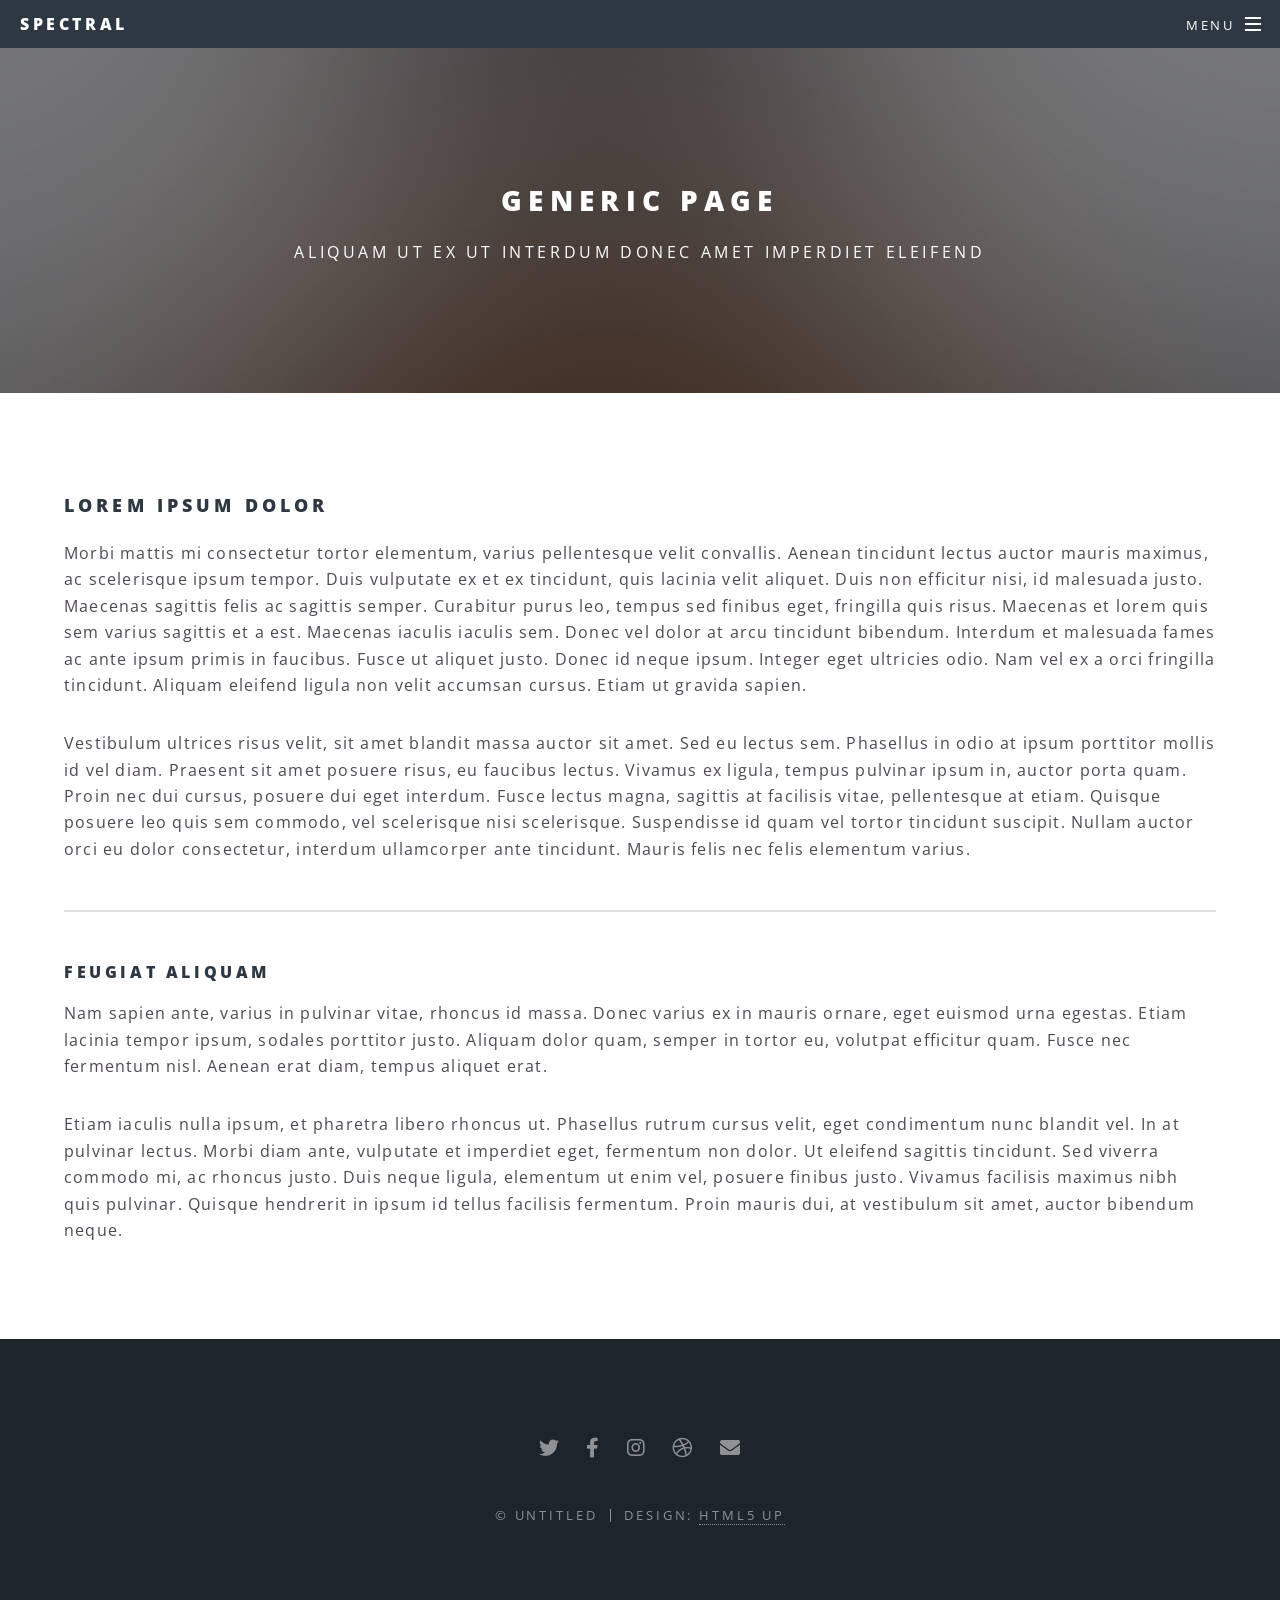
<file: generic.html>
<!DOCTYPE HTML>
<!--
	Spectral by HTML5 UP
	html5up.net | @ajlkn
	Free for personal and commercial use under the CCA 3.0 license (html5up.net/license)
-->
<html>
	<head>
		<title>Generic - Spectral by HTML5 UP</title>
		<meta charset="utf-8" />
		<meta name="viewport" content="width=device-width, initial-scale=1, user-scalable=no" />
		<link rel="stylesheet" href="assets/css/main.css" />
		<noscript><link rel="stylesheet" href="assets/css/noscript.css" /></noscript>
	</head>
	<body class="is-preload">

		<!-- Page Wrapper -->
			<div id="page-wrapper">

				<!-- Header -->
					<header id="header">
						<h1><a href="index.html">Spectral</a></h1>
						<nav id="nav">
							<ul>
								<li class="special">
									<a href="#menu" class="menuToggle"><span>Menu</span></a>
									<div id="menu">
										<ul>
											<li><a href="index.html">Home</a></li>
											<li><a href="generic.html">Generic</a></li>
											<li><a href="elements.html">Elements</a></li>
											<li><a href="#">Sign Up</a></li>
											<li><a href="#">Log In</a></li>
										</ul>
									</div>
								</li>
							</ul>
						</nav>
					</header>

				<!-- Main -->
					<article id="main">
						<header>
							<h2>Generic Page</h2>
							<p>Aliquam ut ex ut interdum donec amet imperdiet eleifend</p>
						</header>
						<section class="wrapper style5">
							<div class="inner">

								<h3>Lorem ipsum dolor</h3>
								<p>Morbi mattis mi consectetur tortor elementum, varius pellentesque velit convallis. Aenean tincidunt lectus auctor mauris maximus, ac scelerisque ipsum tempor. Duis vulputate ex et ex tincidunt, quis lacinia velit aliquet. Duis non efficitur nisi, id malesuada justo. Maecenas sagittis felis ac sagittis semper. Curabitur purus leo, tempus sed finibus eget, fringilla quis risus. Maecenas et lorem quis sem varius sagittis et a est. Maecenas iaculis iaculis sem. Donec vel dolor at arcu tincidunt bibendum. Interdum et malesuada fames ac ante ipsum primis in faucibus. Fusce ut aliquet justo. Donec id neque ipsum. Integer eget ultricies odio. Nam vel ex a orci fringilla tincidunt. Aliquam eleifend ligula non velit accumsan cursus. Etiam ut gravida sapien.</p>

								<p>Vestibulum ultrices risus velit, sit amet blandit massa auctor sit amet. Sed eu lectus sem. Phasellus in odio at ipsum porttitor mollis id vel diam. Praesent sit amet posuere risus, eu faucibus lectus. Vivamus ex ligula, tempus pulvinar ipsum in, auctor porta quam. Proin nec dui cursus, posuere dui eget interdum. Fusce lectus magna, sagittis at facilisis vitae, pellentesque at etiam. Quisque posuere leo quis sem commodo, vel scelerisque nisi scelerisque. Suspendisse id quam vel tortor tincidunt suscipit. Nullam auctor orci eu dolor consectetur, interdum ullamcorper ante tincidunt. Mauris felis nec felis elementum varius.</p>

								<hr />

								<h4>Feugiat aliquam</h4>
								<p>Nam sapien ante, varius in pulvinar vitae, rhoncus id massa. Donec varius ex in mauris ornare, eget euismod urna egestas. Etiam lacinia tempor ipsum, sodales porttitor justo. Aliquam dolor quam, semper in tortor eu, volutpat efficitur quam. Fusce nec fermentum nisl. Aenean erat diam, tempus aliquet erat.</p>

								<p>Etiam iaculis nulla ipsum, et pharetra libero rhoncus ut. Phasellus rutrum cursus velit, eget condimentum nunc blandit vel. In at pulvinar lectus. Morbi diam ante, vulputate et imperdiet eget, fermentum non dolor. Ut eleifend sagittis tincidunt. Sed viverra commodo mi, ac rhoncus justo. Duis neque ligula, elementum ut enim vel, posuere finibus justo. Vivamus facilisis maximus nibh quis pulvinar. Quisque hendrerit in ipsum id tellus facilisis fermentum. Proin mauris dui, at vestibulum sit amet, auctor bibendum neque.</p>

							</div>
						</section>
					</article>

				<!-- Footer -->
					<footer id="footer">
						<ul class="icons">
							<li><a href="#" class="icon brands fa-twitter"><span class="label">Twitter</span></a></li>
							<li><a href="#" class="icon brands fa-facebook-f"><span class="label">Facebook</span></a></li>
							<li><a href="#" class="icon brands fa-instagram"><span class="label">Instagram</span></a></li>
							<li><a href="#" class="icon brands fa-dribbble"><span class="label">Dribbble</span></a></li>
							<li><a href="#" class="icon solid fa-envelope"><span class="label">Email</span></a></li>
						</ul>
						<ul class="copyright">
							<li>&copy; Untitled</li><li>Design: <a href="http://html5up.net">HTML5 UP</a></li>
						</ul>
					</footer>

			</div>

		<!-- Scripts -->
			<script src="assets/js/jquery.min.js"></script>
			<script src="assets/js/jquery.scrollex.min.js"></script>
			<script src="assets/js/jquery.scrolly.min.js"></script>
			<script src="assets/js/browser.min.js"></script>
			<script src="assets/js/breakpoints.min.js"></script>
			<script src="assets/js/util.js"></script>
			<script src="assets/js/main.js"></script>

	</body>
</html>
</file>
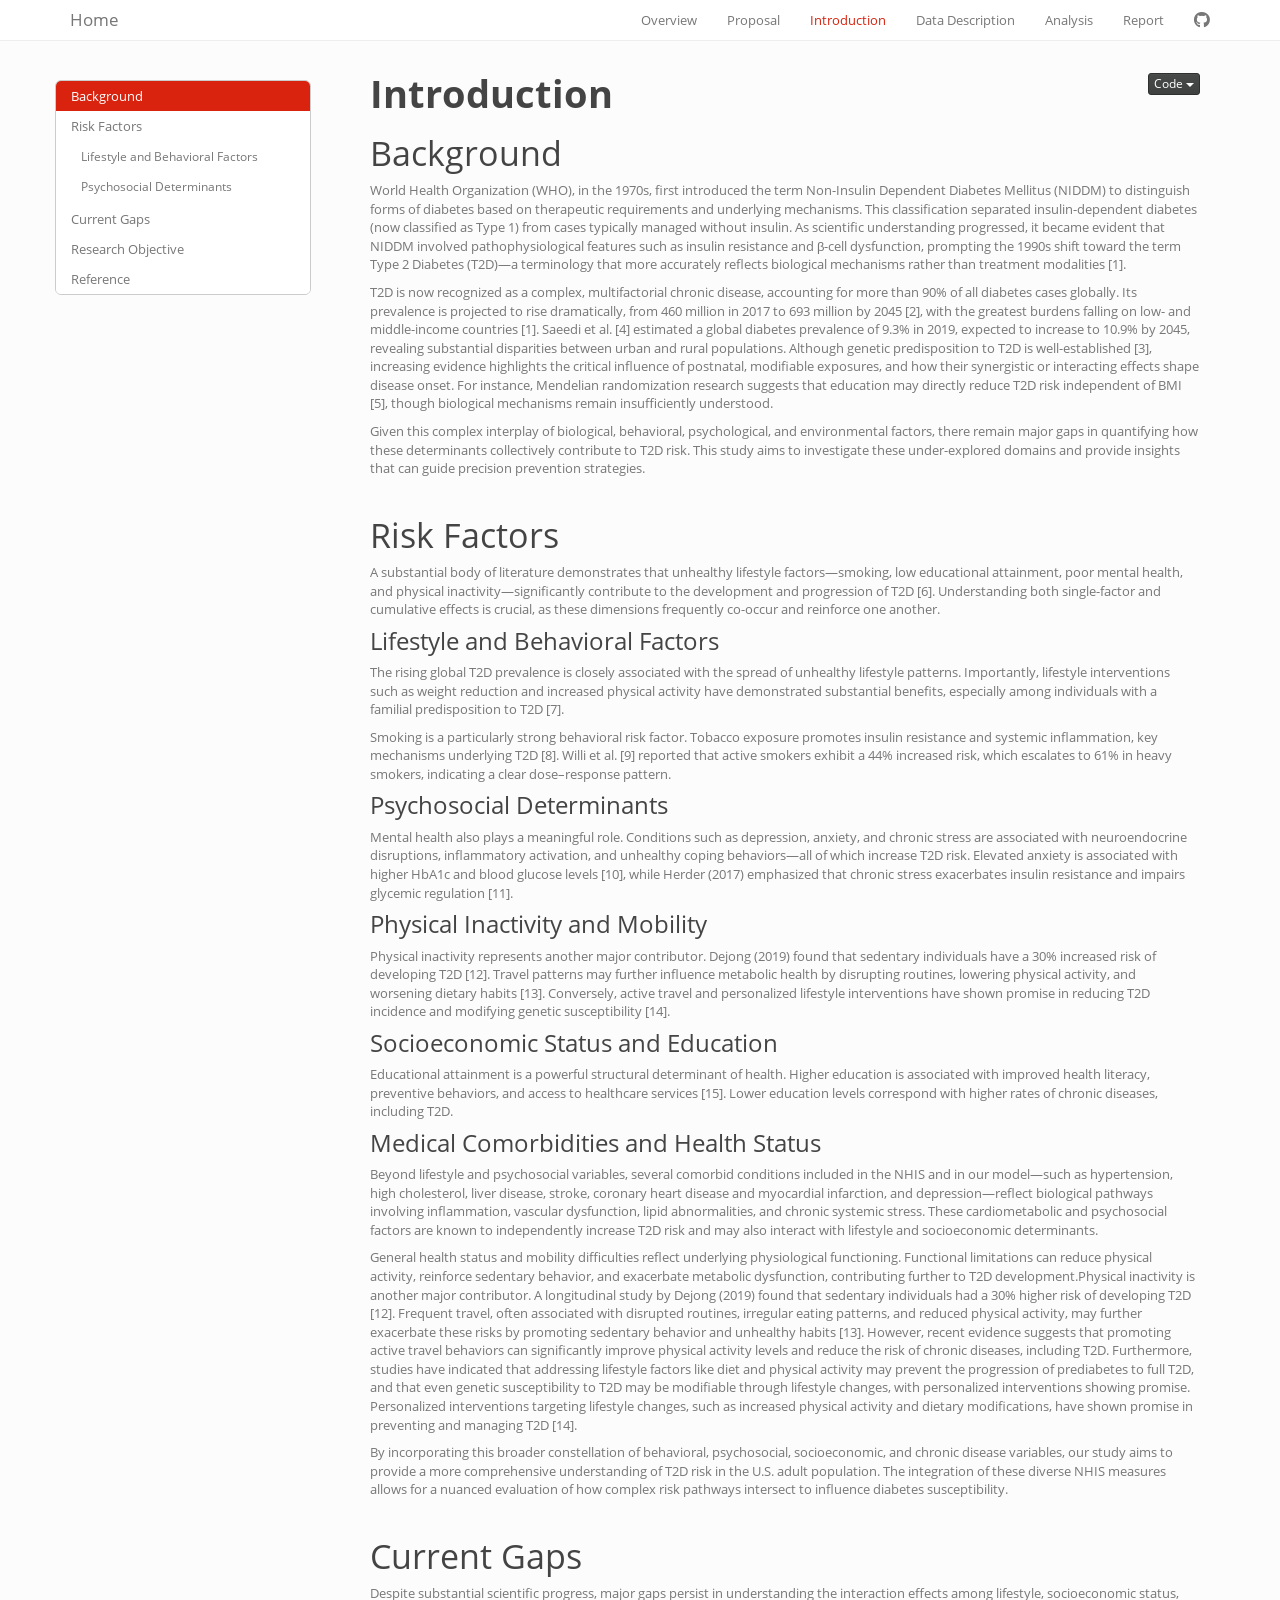
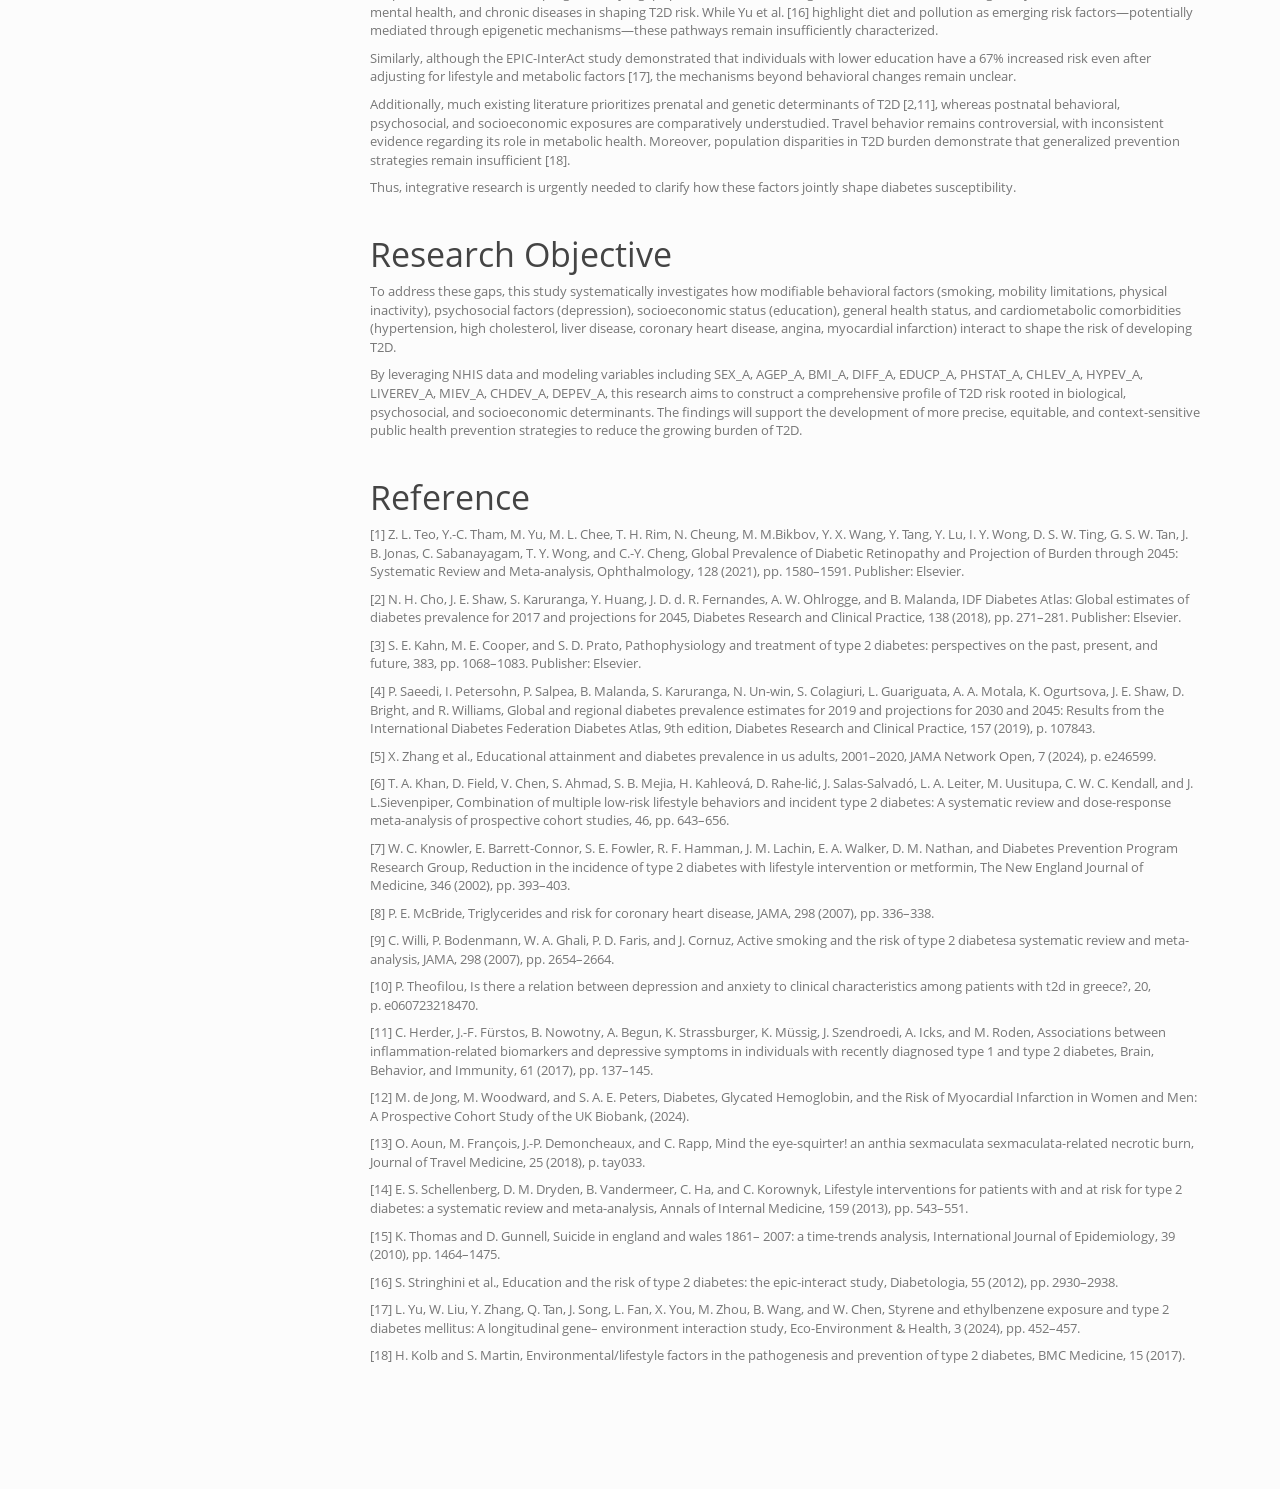
<file: introduction.html>
<!DOCTYPE html>

<html>

<head>

<meta charset="utf-8" />
<meta name="generator" content="pandoc" />
<meta http-equiv="X-UA-Compatible" content="IE=EDGE" />




<title>Introduction</title>

<script src="site_libs/header-attrs-2.29/header-attrs.js"></script>
<script src="site_libs/jquery-3.6.0/jquery-3.6.0.min.js"></script>
<meta name="viewport" content="width=device-width, initial-scale=1" />
<link href="site_libs/bootstrap-3.3.5/css/simplex.min.css" rel="stylesheet" />
<script src="site_libs/bootstrap-3.3.5/js/bootstrap.min.js"></script>
<script src="site_libs/bootstrap-3.3.5/shim/html5shiv.min.js"></script>
<script src="site_libs/bootstrap-3.3.5/shim/respond.min.js"></script>
<style>h1 {font-size: 34px;}
       h1.title {font-size: 38px;}
       h2 {font-size: 30px;}
       h3 {font-size: 24px;}
       h4 {font-size: 18px;}
       h5 {font-size: 16px;}
       h6 {font-size: 12px;}
       code {color: inherit; background-color: rgba(0, 0, 0, 0.04);}
       pre:not([class]) { background-color: white }</style>
<script src="site_libs/jqueryui-1.13.2/jquery-ui.min.js"></script>
<link href="site_libs/tocify-1.9.1/jquery.tocify.css" rel="stylesheet" />
<script src="site_libs/tocify-1.9.1/jquery.tocify.js"></script>
<script src="site_libs/navigation-1.1/tabsets.js"></script>
<script src="site_libs/navigation-1.1/codefolding.js"></script>
<link href="site_libs/highlightjs-9.12.0/default.css" rel="stylesheet" />
<script src="site_libs/highlightjs-9.12.0/highlight.js"></script>
<link href="site_libs/font-awesome-6.5.2/css/all.min.css" rel="stylesheet" />
<link href="site_libs/font-awesome-6.5.2/css/v4-shims.min.css" rel="stylesheet" />

<style type="text/css">
  code{white-space: pre-wrap;}
  span.smallcaps{font-variant: small-caps;}
  span.underline{text-decoration: underline;}
  div.column{display: inline-block; vertical-align: top; width: 50%;}
  div.hanging-indent{margin-left: 1.5em; text-indent: -1.5em;}
  ul.task-list{list-style: none;}
    </style>

<style type="text/css">code{white-space: pre;}</style>
<script type="text/javascript">
if (window.hljs) {
  hljs.configure({languages: []});
  hljs.initHighlightingOnLoad();
  if (document.readyState && document.readyState === "complete") {
    window.setTimeout(function() { hljs.initHighlighting(); }, 0);
  }
}
</script>






<link rel="stylesheet" href="style.css" type="text/css" />



<style type = "text/css">
.main-container {
  max-width: 940px;
  margin-left: auto;
  margin-right: auto;
}
img {
  max-width:100%;
}
.tabbed-pane {
  padding-top: 12px;
}
.html-widget {
  margin-bottom: 20px;
}
button.code-folding-btn:focus {
  outline: none;
}
summary {
  display: list-item;
}
details > summary > p:only-child {
  display: inline;
}
pre code {
  padding: 0;
}
</style>


<style type="text/css">
.dropdown-submenu {
  position: relative;
}
.dropdown-submenu>.dropdown-menu {
  top: 0;
  left: 100%;
  margin-top: -6px;
  margin-left: -1px;
  border-radius: 0 6px 6px 6px;
}
.dropdown-submenu:hover>.dropdown-menu {
  display: block;
}
.dropdown-submenu>a:after {
  display: block;
  content: " ";
  float: right;
  width: 0;
  height: 0;
  border-color: transparent;
  border-style: solid;
  border-width: 5px 0 5px 5px;
  border-left-color: #cccccc;
  margin-top: 5px;
  margin-right: -10px;
}
.dropdown-submenu:hover>a:after {
  border-left-color: #adb5bd;
}
.dropdown-submenu.pull-left {
  float: none;
}
.dropdown-submenu.pull-left>.dropdown-menu {
  left: -100%;
  margin-left: 10px;
  border-radius: 6px 0 6px 6px;
}
</style>

<script type="text/javascript">
// manage active state of menu based on current page
$(document).ready(function () {
  // active menu anchor
  href = window.location.pathname
  href = href.substr(href.lastIndexOf('/') + 1)
  if (href === "")
    href = "index.html";
  var menuAnchor = $('a[href="' + href + '"]');

  // mark the anchor link active (and if it's in a dropdown, also mark that active)
  var dropdown = menuAnchor.closest('li.dropdown');
  if (window.bootstrap) { // Bootstrap 4+
    menuAnchor.addClass('active');
    dropdown.find('> .dropdown-toggle').addClass('active');
  } else { // Bootstrap 3
    menuAnchor.parent().addClass('active');
    dropdown.addClass('active');
  }

  // Navbar adjustments
  var navHeight = $(".navbar").first().height() + 15;
  var style = document.createElement('style');
  var pt = "padding-top: " + navHeight + "px; ";
  var mt = "margin-top: -" + navHeight + "px; ";
  var css = "";
  // offset scroll position for anchor links (for fixed navbar)
  for (var i = 1; i <= 6; i++) {
    css += ".section h" + i + "{ " + pt + mt + "}\n";
  }
  style.innerHTML = "body {" + pt + "padding-bottom: 40px; }\n" + css;
  document.head.appendChild(style);
});
</script>

<!-- tabsets -->

<style type="text/css">
.tabset-dropdown > .nav-tabs {
  display: inline-table;
  max-height: 500px;
  min-height: 44px;
  overflow-y: auto;
  border: 1px solid #ddd;
  border-radius: 4px;
}

.tabset-dropdown > .nav-tabs > li.active:before, .tabset-dropdown > .nav-tabs.nav-tabs-open:before {
  content: "\e259";
  font-family: 'Glyphicons Halflings';
  display: inline-block;
  padding: 10px;
  border-right: 1px solid #ddd;
}

.tabset-dropdown > .nav-tabs.nav-tabs-open > li.active:before {
  content: "\e258";
  font-family: 'Glyphicons Halflings';
  border: none;
}

.tabset-dropdown > .nav-tabs > li.active {
  display: block;
}

.tabset-dropdown > .nav-tabs > li > a,
.tabset-dropdown > .nav-tabs > li > a:focus,
.tabset-dropdown > .nav-tabs > li > a:hover {
  border: none;
  display: inline-block;
  border-radius: 4px;
  background-color: transparent;
}

.tabset-dropdown > .nav-tabs.nav-tabs-open > li {
  display: block;
  float: none;
}

.tabset-dropdown > .nav-tabs > li {
  display: none;
}
</style>

<!-- code folding -->
<style type="text/css">
.code-folding-btn { margin-bottom: 4px; }
</style>



<style type="text/css">

#TOC {
  margin: 25px 0px 20px 0px;
}
@media (max-width: 768px) {
#TOC {
  position: relative;
  width: 100%;
}
}

@media print {
.toc-content {
  /* see https://github.com/w3c/csswg-drafts/issues/4434 */
  float: right;
}
}

.toc-content {
  padding-left: 30px;
  padding-right: 40px;
}

div.main-container {
  max-width: 1200px;
}

div.tocify {
  width: 20%;
  max-width: 260px;
  max-height: 85%;
}

@media (min-width: 768px) and (max-width: 991px) {
  div.tocify {
    width: 25%;
  }
}

@media (max-width: 767px) {
  div.tocify {
    width: 100%;
    max-width: none;
  }
}

.tocify ul, .tocify li {
  line-height: 20px;
}

.tocify-subheader .tocify-item {
  font-size: 0.90em;
}

.tocify .list-group-item {
  border-radius: 0px;
}


</style>



</head>

<body>


<div class="container-fluid main-container">


<!-- setup 3col/9col grid for toc_float and main content  -->
<div class="row">
<div class="col-xs-12 col-sm-4 col-md-3">
<div id="TOC" class="tocify">
</div>
</div>

<div class="toc-content col-xs-12 col-sm-8 col-md-9">




<div class="navbar navbar-default  navbar-fixed-top" role="navigation">
  <div class="container">
    <div class="navbar-header">
      <button type="button" class="navbar-toggle collapsed" data-toggle="collapse" data-bs-toggle="collapse" data-target="#navbar" data-bs-target="#navbar">
        <span class="icon-bar"></span>
        <span class="icon-bar"></span>
        <span class="icon-bar"></span>
      </button>
      <a class="navbar-brand" href="index.html">Home</a>
    </div>
    <div id="navbar" class="navbar-collapse collapse">
      <ul class="nav navbar-nav">
        
      </ul>
      <ul class="nav navbar-nav navbar-right">
        <li>
  <a href="Overview.html">Overview</a>
</li>
<li>
  <a href="Proposal.html">Proposal</a>
</li>
<li>
  <a href="introduction.html">Introduction</a>
</li>
<li>
  <a href="data.html">Data Description</a>
</li>
<li>
  <a href="analysis.html">Analysis</a>
</li>
<li>
  <a href="report.html">Report</a>
</li>
<li>
  <a href="https://github.com/Yaxuan-Z111/p8105_final_project.github.io.git">
    <span class="fa fa-github fa-lg"></span>
     
  </a>
</li>
      </ul>
    </div><!--/.nav-collapse -->
  </div><!--/.container -->
</div><!--/.navbar -->

<div id="header">

<div class="btn-group pull-right float-right">
<button type="button" class="btn btn-default btn-xs btn-secondary btn-sm dropdown-toggle" data-toggle="dropdown" data-bs-toggle="dropdown" aria-haspopup="true" aria-expanded="false"><span>Code</span> <span class="caret"></span></button>
<ul class="dropdown-menu dropdown-menu-right" style="min-width: 50px;">
<li><a id="rmd-show-all-code" href="#">Show All Code</a></li>
<li><a id="rmd-hide-all-code" href="#">Hide All Code</a></li>
</ul>
</div>



<h1 class="title toc-ignore">Introduction</h1>

</div>


<div id="background" class="section level1">
<h1>Background</h1>
<p>World Health Organization (WHO), in the 1970s, first introduced the
term Non-Insulin Dependent Diabetes Mellitus (NIDDM) to distinguish
forms of diabetes based on therapeutic requirements and underlying
mechanisms. This classification separated insulin-dependent diabetes
(now classified as Type 1) from cases typically managed without insulin.
As scientific understanding progressed, it became evident that NIDDM
involved pathophysiological features such as insulin resistance and
β-cell dysfunction, prompting the 1990s shift toward the term Type 2
Diabetes (T2D)—a terminology that more accurately reflects biological
mechanisms rather than treatment modalities [1].</p>
<p>T2D is now recognized as a complex, multifactorial chronic disease,
accounting for more than 90% of all diabetes cases globally. Its
prevalence is projected to rise dramatically, from 460 million in 2017
to 693 million by 2045 [2], with the greatest burdens falling on low-
and middle-income countries [1]. Saeedi et al. [4] estimated a global
diabetes prevalence of 9.3% in 2019, expected to increase to 10.9% by
2045, revealing substantial disparities between urban and rural
populations. Although genetic predisposition to T2D is well-established
[3], increasing evidence highlights the critical influence of postnatal,
modifiable exposures, and how their synergistic or interacting effects
shape disease onset. For instance, Mendelian randomization research
suggests that education may directly reduce T2D risk independent of BMI
[5], though biological mechanisms remain insufficiently understood.</p>
<p>Given this complex interplay of biological, behavioral,
psychological, and environmental factors, there remain major gaps in
quantifying how these determinants collectively contribute to T2D risk.
This study aims to investigate these under-explored domains and provide
insights that can guide precision prevention strategies.</p>
</div>
<div id="risk-factors" class="section level1">
<h1>Risk Factors</h1>
<p>A substantial body of literature demonstrates that unhealthy
lifestyle factors—smoking, low educational attainment, poor mental
health, and physical inactivity—significantly contribute to the
development and progression of T2D [6]. Understanding both single-factor
and cumulative effects is crucial, as these dimensions frequently
co-occur and reinforce one another.</p>
<div id="lifestyle-and-behavioral-factors" class="section level3">
<h3>Lifestyle and Behavioral Factors</h3>
<p>The rising global T2D prevalence is closely associated with the
spread of unhealthy lifestyle patterns. Importantly, lifestyle
interventions such as weight reduction and increased physical activity
have demonstrated substantial benefits, especially among individuals
with a familial predisposition to T2D [7].</p>
<p>Smoking is a particularly strong behavioral risk factor. Tobacco
exposure promotes insulin resistance and systemic inflammation, key
mechanisms underlying T2D [8]. Willi et al. [9] reported that active
smokers exhibit a 44% increased risk, which escalates to 61% in heavy
smokers, indicating a clear dose–response pattern.</p>
</div>
<div id="psychosocial-determinants" class="section level3">
<h3>Psychosocial Determinants</h3>
<p>Mental health also plays a meaningful role. Conditions such as
depression, anxiety, and chronic stress are associated with
neuroendocrine disruptions, inflammatory activation, and unhealthy
coping behaviors—all of which increase T2D risk. Elevated anxiety is
associated with higher HbA1c and blood glucose levels [10], while Herder
(2017) emphasized that chronic stress exacerbates insulin resistance and
impairs glycemic regulation [11].</p>
</div>
<div id="physical-inactivity-and-mobility" class="section level3">
<h3>Physical Inactivity and Mobility</h3>
<p>Physical inactivity represents another major contributor. Dejong
(2019) found that sedentary individuals have a 30% increased risk of
developing T2D [12]. Travel patterns may further influence metabolic
health by disrupting routines, lowering physical activity, and worsening
dietary habits [13]. Conversely, active travel and personalized
lifestyle interventions have shown promise in reducing T2D incidence and
modifying genetic susceptibility [14].</p>
</div>
<div id="socioeconomic-status-and-education" class="section level3">
<h3>Socioeconomic Status and Education</h3>
<p>Educational attainment is a powerful structural determinant of
health. Higher education is associated with improved health literacy,
preventive behaviors, and access to healthcare services [15]. Lower
education levels correspond with higher rates of chronic diseases,
including T2D.</p>
</div>
<div id="medical-comorbidities-and-health-status"
class="section level3">
<h3>Medical Comorbidities and Health Status</h3>
<p>Beyond lifestyle and psychosocial variables, several comorbid
conditions included in the NHIS and in our model—such as hypertension,
high cholesterol, liver disease, stroke, coronary heart disease and
myocardial infarction, and depression—reflect biological pathways
involving inflammation, vascular dysfunction, lipid abnormalities, and
chronic systemic stress. These cardiometabolic and psychosocial factors
are known to independently increase T2D risk and may also interact with
lifestyle and socioeconomic determinants.</p>
<p>General health status and mobility difficulties reflect underlying
physiological functioning. Functional limitations can reduce physical
activity, reinforce sedentary behavior, and exacerbate metabolic
dysfunction, contributing further to T2D development.Physical inactivity
is another major contributor. A longitudinal study by Dejong (2019)
found that sedentary individuals had a 30% higher risk of developing T2D
[12]. Frequent travel, often associated with disrupted routines,
irregular eating patterns, and reduced physical activity, may further
exacerbate these risks by promoting sedentary behavior and unhealthy
habits [13]. However, recent evidence suggests that promoting active
travel behaviors can significantly improve physical activity levels and
reduce the risk of chronic diseases, including T2D. Furthermore, studies
have indicated that addressing lifestyle factors like diet and physical
activity may prevent the progression of prediabetes to full T2D, and
that even genetic susceptibility to T2D may be modifiable through
lifestyle changes, with personalized interventions showing promise.
Personalized interventions targeting lifestyle changes, such as
increased physical activity and dietary modifications, have shown
promise in preventing and managing T2D [14].</p>
<p>By incorporating this broader constellation of behavioral,
psychosocial, socioeconomic, and chronic disease variables, our study
aims to provide a more comprehensive understanding of T2D risk in the
U.S. adult population. The integration of these diverse NHIS measures
allows for a nuanced evaluation of how complex risk pathways intersect
to influence diabetes susceptibility.</p>
</div>
</div>
<div id="current-gaps" class="section level1">
<h1>Current Gaps</h1>
<p>Despite substantial scientific progress, major gaps persist in
understanding the interaction effects among lifestyle, socioeconomic
status, mental health, and chronic diseases in shaping T2D risk. While
Yu et al. [16] highlight diet and pollution as emerging risk
factors—potentially mediated through epigenetic mechanisms—these
pathways remain insufficiently characterized.</p>
<p>Similarly, although the EPIC-InterAct study demonstrated that
individuals with lower education have a 67% increased risk even after
adjusting for lifestyle and metabolic factors [17], the mechanisms
beyond behavioral changes remain unclear.</p>
<p>Additionally, much existing literature prioritizes prenatal and
genetic determinants of T2D [2,11], whereas postnatal behavioral,
psychosocial, and socioeconomic exposures are comparatively
understudied. Travel behavior remains controversial, with inconsistent
evidence regarding its role in metabolic health. Moreover, population
disparities in T2D burden demonstrate that generalized prevention
strategies remain insufficient [18].</p>
<p>Thus, integrative research is urgently needed to clarify how these
factors jointly shape diabetes susceptibility.</p>
</div>
<div id="research-objective" class="section level1">
<h1>Research Objective</h1>
<p>To address these gaps, this study systematically investigates how
modifiable behavioral factors (smoking, mobility limitations, physical
inactivity), psychosocial factors (depression), socioeconomic status
(education), general health status, and cardiometabolic comorbidities
(hypertension, high cholesterol, liver disease, coronary heart disease,
angina, myocardial infarction) interact to shape the risk of developing
T2D.</p>
<p>By leveraging NHIS data and modeling variables including SEX_A,
AGEP_A, BMI_A, DIFF_A, EDUCP_A, PHSTAT_A, CHLEV_A, HYPEV_A, LIVEREV_A,
MIEV_A, CHDEV_A, DEPEV_A, this research aims to construct a
comprehensive profile of T2D risk rooted in biological, psychosocial,
and socioeconomic determinants. The findings will support the
development of more precise, equitable, and context-sensitive public
health prevention strategies to reduce the growing burden of T2D.</p>
</div>
<div id="reference" class="section level1">
<h1>Reference</h1>
<p>[1] Z. L. Teo, Y.-C. Tham, M. Yu, M. L. Chee, T. H. Rim, N. Cheung,
M. M.Bikbov, Y. X. Wang, Y. Tang, Y. Lu, I. Y. Wong, D. S. W. Ting, G.
S. W. Tan, J. B. Jonas, C. Sabanayagam, T. Y. Wong, and C.-Y. Cheng,
Global Prevalence of Diabetic Retinopathy and Projection of Burden
through 2045: Systematic Review and Meta-analysis, Ophthalmology, 128
(2021), pp. 1580–1591. Publisher: Elsevier.</p>
<p>[2] N. H. Cho, J. E. Shaw, S. Karuranga, Y. Huang, J. D. d. R.
Fernandes, A. W. Ohlrogge, and B. Malanda, IDF Diabetes Atlas: Global
estimates of diabetes prevalence for 2017 and projections for 2045,
Diabetes Research and Clinical Practice, 138 (2018), pp. 271–281.
Publisher: Elsevier.</p>
<p>[3] S. E. Kahn, M. E. Cooper, and S. D. Prato, Pathophysiology and
treatment of type 2 diabetes: perspectives on the past, present, and
future, 383, pp. 1068–1083. Publisher: Elsevier.</p>
<p>[4] P. Saeedi, I. Petersohn, P. Salpea, B. Malanda, S. Karuranga, N.
Un-win, S. Colagiuri, L. Guariguata, A. A. Motala, K. Ogurtsova, J. E.
Shaw, D. Bright, and R. Williams, Global and regional diabetes
prevalence estimates for 2019 and projections for 2030 and 2045: Results
from the International Diabetes Federation Diabetes Atlas, 9th edition,
Diabetes Research and Clinical Practice, 157 (2019), p. 107843.</p>
<p>[5] X. Zhang et al., Educational attainment and diabetes prevalence
in us adults, 2001–2020, JAMA Network Open, 7 (2024), p. e246599.</p>
<p>[6] T. A. Khan, D. Field, V. Chen, S. Ahmad, S. B. Mejia, H.
Kahleová, D. Rahe-lić, J. Salas-Salvadó, L. A. Leiter, M. Uusitupa, C.
W. C. Kendall, and J. L.Sievenpiper, Combination of multiple low-risk
lifestyle behaviors and incident type 2 diabetes: A systematic review
and dose-response meta-analysis of prospective cohort studies, 46,
pp. 643–656.</p>
<p>[7] W. C. Knowler, E. Barrett-Connor, S. E. Fowler, R. F. Hamman, J.
M. Lachin, E. A. Walker, D. M. Nathan, and Diabetes Prevention Program
Research Group, Reduction in the incidence of type 2 diabetes with
lifestyle intervention or metformin, The New England Journal of
Medicine, 346 (2002), pp. 393–403.</p>
<p>[8] P. E. McBride, Triglycerides and risk for coronary heart disease,
JAMA, 298 (2007), pp. 336–338.</p>
<p>[9] C. Willi, P. Bodenmann, W. A. Ghali, P. D. Faris, and J. Cornuz,
Active smoking and the risk of type 2 diabetesa systematic review and
meta-analysis, JAMA, 298 (2007), pp. 2654–2664.</p>
<p>[10] P. Theofilou, Is there a relation between depression and anxiety
to clinical characteristics among patients with t2d in greece?, 20,
p. e060723218470.</p>
<p>[11] C. Herder, J.-F. Fürstos, B. Nowotny, A. Begun, K. Strassburger,
K. Müssig, J. Szendroedi, A. Icks, and M. Roden, Associations between
inflammation-related biomarkers and depressive symptoms in individuals
with recently diagnosed type 1 and type 2 diabetes, Brain, Behavior, and
Immunity, 61 (2017), pp. 137–145.</p>
<p>[12] M. de Jong, M. Woodward, and S. A. E. Peters, Diabetes, Glycated
Hemoglobin, and the Risk of Myocardial Infarction in Women and Men: A
Prospective Cohort Study of the UK Biobank, (2024).</p>
<p>[13] O. Aoun, M. François, J.-P. Demoncheaux, and C. Rapp, Mind the
eye-squirter! an anthia sexmaculata sexmaculata-related necrotic burn,
Journal of Travel Medicine, 25 (2018), p. tay033.</p>
<p>[14] E. S. Schellenberg, D. M. Dryden, B. Vandermeer, C. Ha, and C.
Korownyk, Lifestyle interventions for patients with and at risk for type
2 diabetes: a systematic review and meta-analysis, Annals of Internal
Medicine, 159 (2013), pp. 543–551.</p>
<p>[15] K. Thomas and D. Gunnell, Suicide in england and wales 1861–
2007: a time-trends analysis, International Journal of Epidemiology, 39
(2010), pp. 1464–1475.</p>
<p>[16] S. Stringhini et al., Education and the risk of type 2 diabetes:
the epic-interact study, Diabetologia, 55 (2012), pp. 2930–2938.</p>
<p>[17] L. Yu, W. Liu, Y. Zhang, Q. Tan, J. Song, L. Fan, X. You, M.
Zhou, B. Wang, and W. Chen, Styrene and ethylbenzene exposure and type 2
diabetes mellitus: A longitudinal gene– environment interaction study,
Eco-Environment &amp; Health, 3 (2024), pp. 452–457.</p>
<p>[18] H. Kolb and S. Martin, Environmental/lifestyle factors in the
pathogenesis and prevention of type 2 diabetes, BMC Medicine, 15
(2017).</p>
</div>



</div>
</div>

</div>

<script>

// add bootstrap table styles to pandoc tables
function bootstrapStylePandocTables() {
  $('tr.odd').parent('tbody').parent('table').addClass('table table-condensed');
}
$(document).ready(function () {
  bootstrapStylePandocTables();
});


</script>

<!-- tabsets -->

<script>
$(document).ready(function () {
  window.buildTabsets("TOC");
});

$(document).ready(function () {
  $('.tabset-dropdown > .nav-tabs > li').click(function () {
    $(this).parent().toggleClass('nav-tabs-open');
  });
});
</script>

<!-- code folding -->
<script>
$(document).ready(function () {
  window.initializeCodeFolding("hide" === "show");
});
</script>

<script>
$(document).ready(function ()  {

    // temporarily add toc-ignore selector to headers for the consistency with Pandoc
    $('.unlisted.unnumbered').addClass('toc-ignore')

    // move toc-ignore selectors from section div to header
    $('div.section.toc-ignore')
        .removeClass('toc-ignore')
        .children('h1,h2,h3,h4,h5').addClass('toc-ignore');

    // establish options
    var options = {
      selectors: "h1,h2,h3",
      theme: "bootstrap3",
      context: '.toc-content',
      hashGenerator: function (text) {
        return text.replace(/[.\\/?&!#<>]/g, '').replace(/\s/g, '_');
      },
      ignoreSelector: ".toc-ignore",
      scrollTo: 0
    };
    options.showAndHide = true;
    options.smoothScroll = true;

    // tocify
    var toc = $("#TOC").tocify(options).data("toc-tocify");
});
</script>

<!-- dynamically load mathjax for compatibility with self-contained -->
<script>
  (function () {
    var script = document.createElement("script");
    script.type = "text/javascript";
    script.src  = "https://mathjax.rstudio.com/latest/MathJax.js?config=TeX-AMS-MML_HTMLorMML";
    document.getElementsByTagName("head")[0].appendChild(script);
  })();
</script>

</body>
</html>
</file>
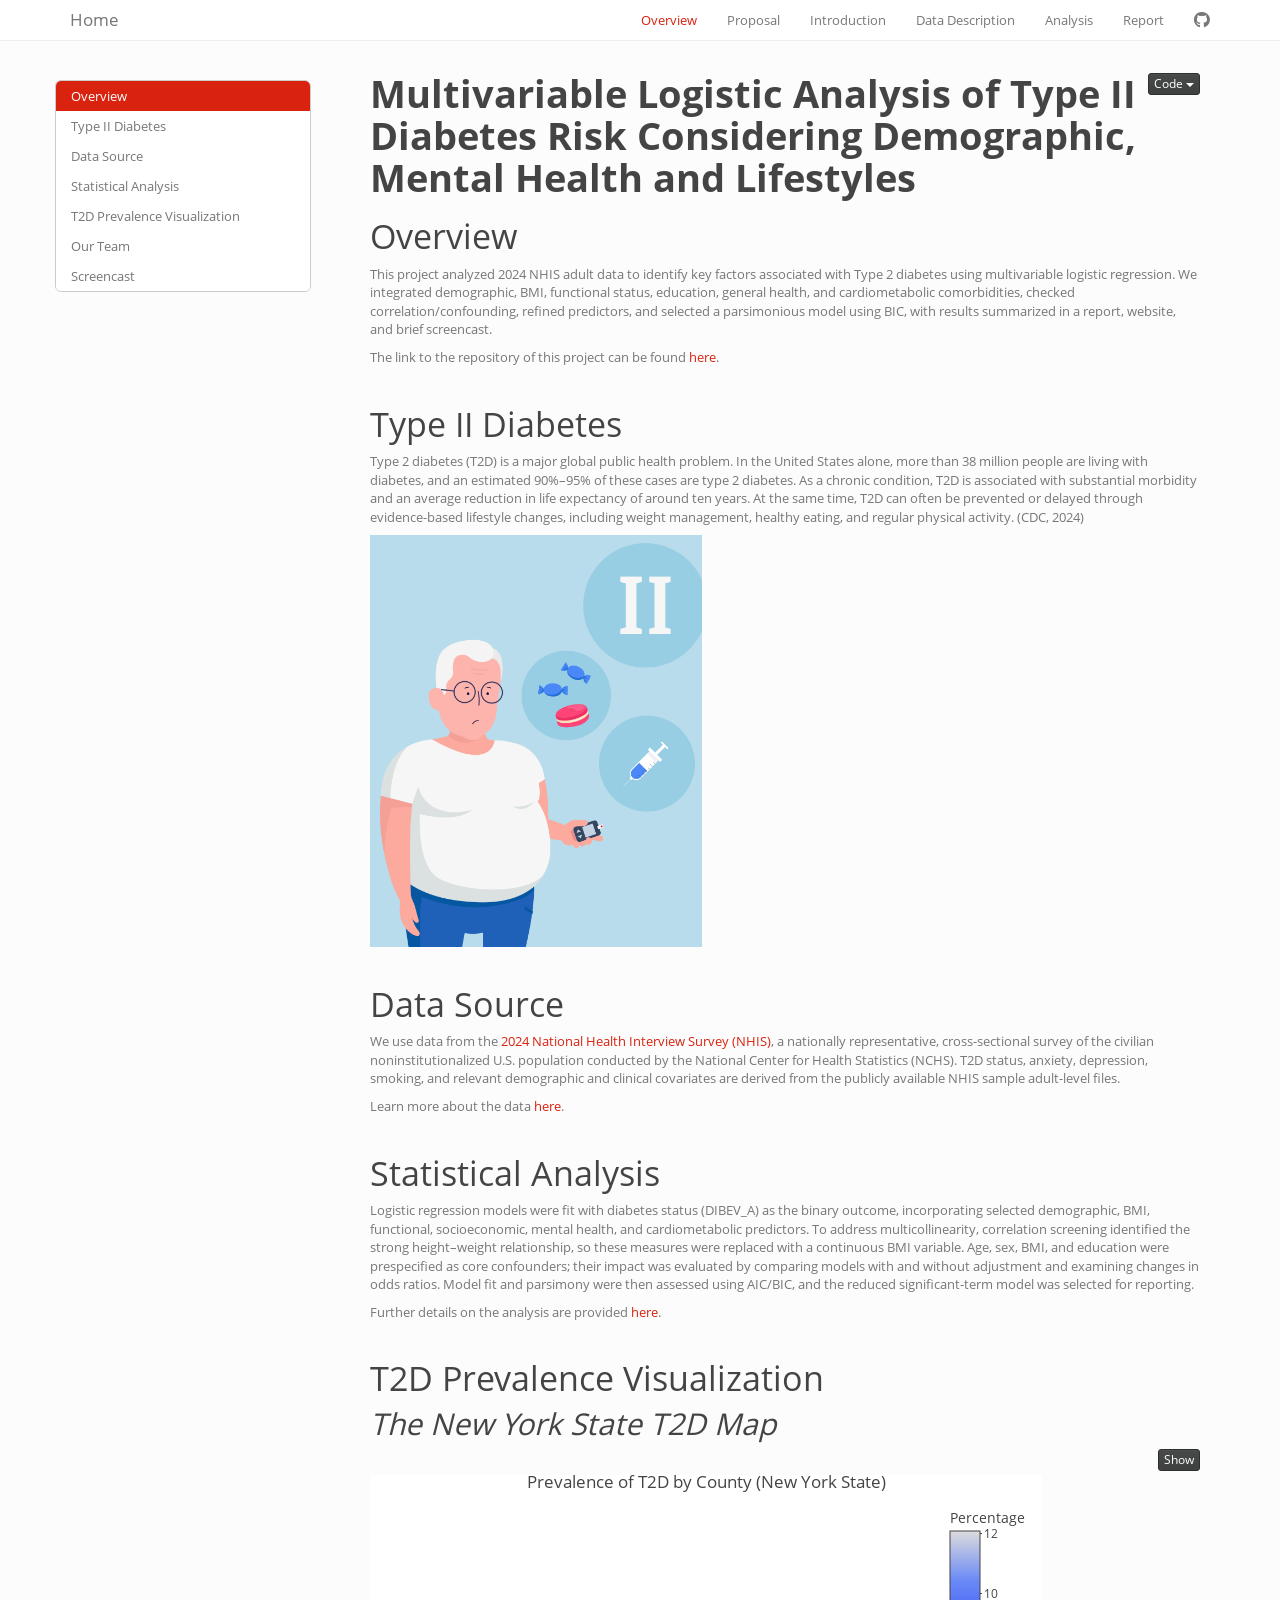
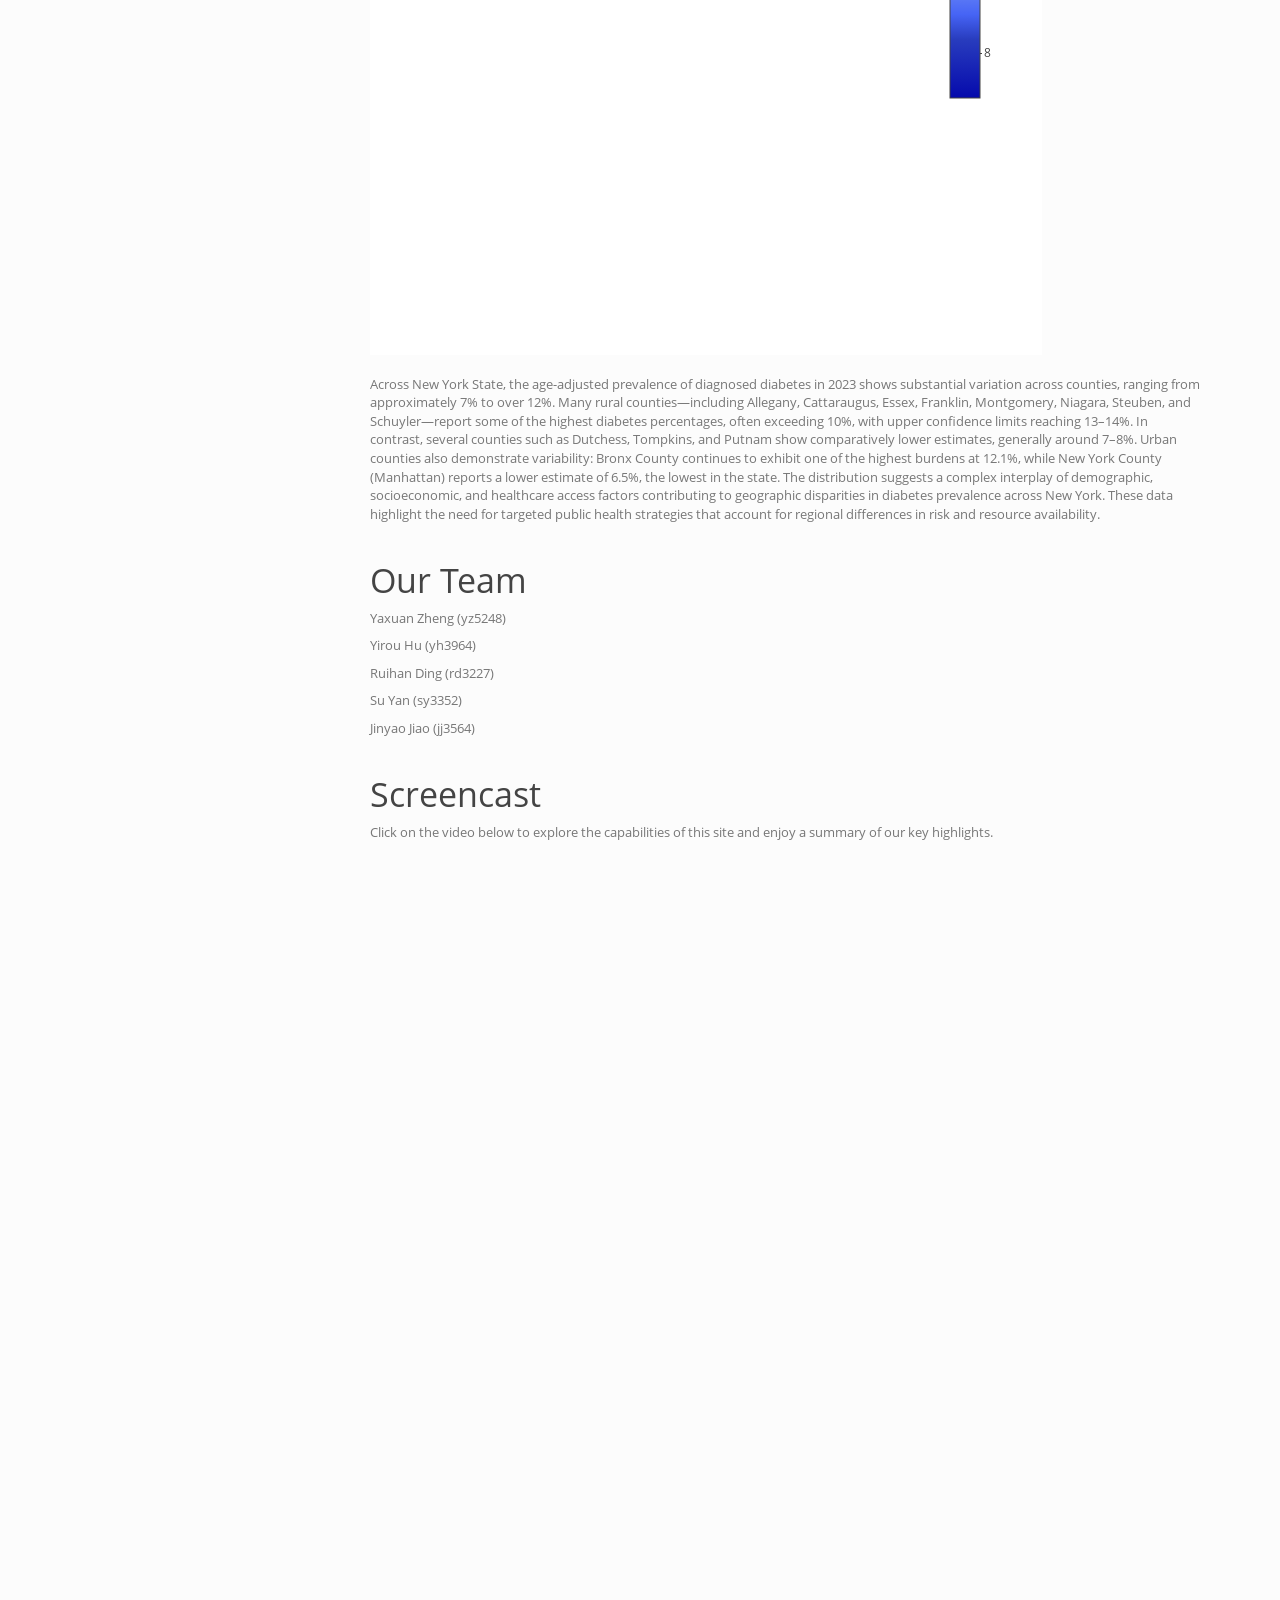
<file: Overview.html>
<!DOCTYPE html>

<html>

<head>

<meta charset="utf-8" />
<meta name="generator" content="pandoc" />
<meta http-equiv="X-UA-Compatible" content="IE=EDGE" />




<title>Multivariable Logistic Analysis of Type II Diabetes Risk Considering Demographic, Mental Health and Lifestyles</title>

<script src="site_libs/header-attrs-2.29/header-attrs.js"></script>
<script src="site_libs/jquery-3.6.0/jquery-3.6.0.min.js"></script>
<meta name="viewport" content="width=device-width, initial-scale=1" />
<link href="site_libs/bootstrap-3.3.5/css/simplex.min.css" rel="stylesheet" />
<script src="site_libs/bootstrap-3.3.5/js/bootstrap.min.js"></script>
<script src="site_libs/bootstrap-3.3.5/shim/html5shiv.min.js"></script>
<script src="site_libs/bootstrap-3.3.5/shim/respond.min.js"></script>
<style>h1 {font-size: 34px;}
       h1.title {font-size: 38px;}
       h2 {font-size: 30px;}
       h3 {font-size: 24px;}
       h4 {font-size: 18px;}
       h5 {font-size: 16px;}
       h6 {font-size: 12px;}
       code {color: inherit; background-color: rgba(0, 0, 0, 0.04);}
       pre:not([class]) { background-color: white }</style>
<script src="site_libs/jqueryui-1.13.2/jquery-ui.min.js"></script>
<link href="site_libs/tocify-1.9.1/jquery.tocify.css" rel="stylesheet" />
<script src="site_libs/tocify-1.9.1/jquery.tocify.js"></script>
<script src="site_libs/navigation-1.1/tabsets.js"></script>
<script src="site_libs/navigation-1.1/codefolding.js"></script>
<link href="site_libs/highlightjs-9.12.0/default.css" rel="stylesheet" />
<script src="site_libs/highlightjs-9.12.0/highlight.js"></script>
<link href="site_libs/htmltools-fill-0.5.8.1/fill.css" rel="stylesheet" />
<script src="site_libs/htmlwidgets-1.6.4/htmlwidgets.js"></script>
<script src="site_libs/plotly-binding-4.11.0/plotly.js"></script>
<script src="site_libs/typedarray-0.1/typedarray.min.js"></script>
<link href="site_libs/crosstalk-1.2.2/css/crosstalk.min.css" rel="stylesheet" />
<script src="site_libs/crosstalk-1.2.2/js/crosstalk.min.js"></script>
<link href="site_libs/plotly-htmlwidgets-css-2.11.1/plotly-htmlwidgets.css" rel="stylesheet" />
<script src="site_libs/plotly-main-2.11.1/plotly-latest.min.js"></script>
<link href="site_libs/font-awesome-6.5.2/css/all.min.css" rel="stylesheet" />
<link href="site_libs/font-awesome-6.5.2/css/v4-shims.min.css" rel="stylesheet" />

<style type="text/css">
  code{white-space: pre-wrap;}
  span.smallcaps{font-variant: small-caps;}
  span.underline{text-decoration: underline;}
  div.column{display: inline-block; vertical-align: top; width: 50%;}
  div.hanging-indent{margin-left: 1.5em; text-indent: -1.5em;}
  ul.task-list{list-style: none;}
    </style>

<style type="text/css">code{white-space: pre;}</style>
<script type="text/javascript">
if (window.hljs) {
  hljs.configure({languages: []});
  hljs.initHighlightingOnLoad();
  if (document.readyState && document.readyState === "complete") {
    window.setTimeout(function() { hljs.initHighlighting(); }, 0);
  }
}
</script>






<link rel="stylesheet" href="style.css" type="text/css" />



<style type = "text/css">
.main-container {
  max-width: 940px;
  margin-left: auto;
  margin-right: auto;
}
img {
  max-width:100%;
}
.tabbed-pane {
  padding-top: 12px;
}
.html-widget {
  margin-bottom: 20px;
}
button.code-folding-btn:focus {
  outline: none;
}
summary {
  display: list-item;
}
details > summary > p:only-child {
  display: inline;
}
pre code {
  padding: 0;
}
</style>


<style type="text/css">
.dropdown-submenu {
  position: relative;
}
.dropdown-submenu>.dropdown-menu {
  top: 0;
  left: 100%;
  margin-top: -6px;
  margin-left: -1px;
  border-radius: 0 6px 6px 6px;
}
.dropdown-submenu:hover>.dropdown-menu {
  display: block;
}
.dropdown-submenu>a:after {
  display: block;
  content: " ";
  float: right;
  width: 0;
  height: 0;
  border-color: transparent;
  border-style: solid;
  border-width: 5px 0 5px 5px;
  border-left-color: #cccccc;
  margin-top: 5px;
  margin-right: -10px;
}
.dropdown-submenu:hover>a:after {
  border-left-color: #adb5bd;
}
.dropdown-submenu.pull-left {
  float: none;
}
.dropdown-submenu.pull-left>.dropdown-menu {
  left: -100%;
  margin-left: 10px;
  border-radius: 6px 0 6px 6px;
}
</style>

<script type="text/javascript">
// manage active state of menu based on current page
$(document).ready(function () {
  // active menu anchor
  href = window.location.pathname
  href = href.substr(href.lastIndexOf('/') + 1)
  if (href === "")
    href = "index.html";
  var menuAnchor = $('a[href="' + href + '"]');

  // mark the anchor link active (and if it's in a dropdown, also mark that active)
  var dropdown = menuAnchor.closest('li.dropdown');
  if (window.bootstrap) { // Bootstrap 4+
    menuAnchor.addClass('active');
    dropdown.find('> .dropdown-toggle').addClass('active');
  } else { // Bootstrap 3
    menuAnchor.parent().addClass('active');
    dropdown.addClass('active');
  }

  // Navbar adjustments
  var navHeight = $(".navbar").first().height() + 15;
  var style = document.createElement('style');
  var pt = "padding-top: " + navHeight + "px; ";
  var mt = "margin-top: -" + navHeight + "px; ";
  var css = "";
  // offset scroll position for anchor links (for fixed navbar)
  for (var i = 1; i <= 6; i++) {
    css += ".section h" + i + "{ " + pt + mt + "}\n";
  }
  style.innerHTML = "body {" + pt + "padding-bottom: 40px; }\n" + css;
  document.head.appendChild(style);
});
</script>

<!-- tabsets -->

<style type="text/css">
.tabset-dropdown > .nav-tabs {
  display: inline-table;
  max-height: 500px;
  min-height: 44px;
  overflow-y: auto;
  border: 1px solid #ddd;
  border-radius: 4px;
}

.tabset-dropdown > .nav-tabs > li.active:before, .tabset-dropdown > .nav-tabs.nav-tabs-open:before {
  content: "\e259";
  font-family: 'Glyphicons Halflings';
  display: inline-block;
  padding: 10px;
  border-right: 1px solid #ddd;
}

.tabset-dropdown > .nav-tabs.nav-tabs-open > li.active:before {
  content: "\e258";
  font-family: 'Glyphicons Halflings';
  border: none;
}

.tabset-dropdown > .nav-tabs > li.active {
  display: block;
}

.tabset-dropdown > .nav-tabs > li > a,
.tabset-dropdown > .nav-tabs > li > a:focus,
.tabset-dropdown > .nav-tabs > li > a:hover {
  border: none;
  display: inline-block;
  border-radius: 4px;
  background-color: transparent;
}

.tabset-dropdown > .nav-tabs.nav-tabs-open > li {
  display: block;
  float: none;
}

.tabset-dropdown > .nav-tabs > li {
  display: none;
}
</style>

<!-- code folding -->
<style type="text/css">
.code-folding-btn { margin-bottom: 4px; }
</style>



<style type="text/css">

#TOC {
  margin: 25px 0px 20px 0px;
}
@media (max-width: 768px) {
#TOC {
  position: relative;
  width: 100%;
}
}

@media print {
.toc-content {
  /* see https://github.com/w3c/csswg-drafts/issues/4434 */
  float: right;
}
}

.toc-content {
  padding-left: 30px;
  padding-right: 40px;
}

div.main-container {
  max-width: 1200px;
}

div.tocify {
  width: 20%;
  max-width: 260px;
  max-height: 85%;
}

@media (min-width: 768px) and (max-width: 991px) {
  div.tocify {
    width: 25%;
  }
}

@media (max-width: 767px) {
  div.tocify {
    width: 100%;
    max-width: none;
  }
}

.tocify ul, .tocify li {
  line-height: 20px;
}

.tocify-subheader .tocify-item {
  font-size: 0.90em;
}

.tocify .list-group-item {
  border-radius: 0px;
}


</style>



</head>

<body>


<div class="container-fluid main-container">


<!-- setup 3col/9col grid for toc_float and main content  -->
<div class="row">
<div class="col-xs-12 col-sm-4 col-md-3">
<div id="TOC" class="tocify">
</div>
</div>

<div class="toc-content col-xs-12 col-sm-8 col-md-9">




<div class="navbar navbar-default  navbar-fixed-top" role="navigation">
  <div class="container">
    <div class="navbar-header">
      <button type="button" class="navbar-toggle collapsed" data-toggle="collapse" data-bs-toggle="collapse" data-target="#navbar" data-bs-target="#navbar">
        <span class="icon-bar"></span>
        <span class="icon-bar"></span>
        <span class="icon-bar"></span>
      </button>
      <a class="navbar-brand" href="index.html">Home</a>
    </div>
    <div id="navbar" class="navbar-collapse collapse">
      <ul class="nav navbar-nav">
        
      </ul>
      <ul class="nav navbar-nav navbar-right">
        <li>
  <a href="Overview.html">Overview</a>
</li>
<li>
  <a href="Proposal.html">Proposal</a>
</li>
<li>
  <a href="introduction.html">Introduction</a>
</li>
<li>
  <a href="data.html">Data Description</a>
</li>
<li>
  <a href="analysis.html">Analysis</a>
</li>
<li>
  <a href="report.html">Report</a>
</li>
<li>
  <a href="https://github.com/Yaxuan-Z111/p8105_final_project.github.io.git">
    <span class="fa fa-github fa-lg"></span>
     
  </a>
</li>
      </ul>
    </div><!--/.nav-collapse -->
  </div><!--/.container -->
</div><!--/.navbar -->

<div id="header">

<div class="btn-group pull-right float-right">
<button type="button" class="btn btn-default btn-xs btn-secondary btn-sm dropdown-toggle" data-toggle="dropdown" data-bs-toggle="dropdown" aria-haspopup="true" aria-expanded="false"><span>Code</span> <span class="caret"></span></button>
<ul class="dropdown-menu dropdown-menu-right" style="min-width: 50px;">
<li><a id="rmd-show-all-code" href="#">Show All Code</a></li>
<li><a id="rmd-hide-all-code" href="#">Hide All Code</a></li>
</ul>
</div>



<h1 class="title toc-ignore">Multivariable Logistic Analysis of Type II
Diabetes Risk Considering Demographic, Mental Health and Lifestyles</h1>

</div>


<div id="overview" class="section level1">
<h1>Overview</h1>
<p>This project analyzed 2024 NHIS adult data to identify key factors
associated with Type 2 diabetes using multivariable logistic regression.
We integrated demographic, BMI, functional status, education, general
health, and cardiometabolic comorbidities, checked
correlation/confounding, refined predictors, and selected a parsimonious
model using BIC, with results summarized in a report, website, and brief
screencast.</p>
<p>The link to the repository of this project can be found <a
href="https://github.com/Yaxuan-Z111/p8105_final_project">here</a>.</p>
</div>
<div id="type-ii-diabetes" class="section level1">
<h1>Type II Diabetes</h1>
<p>Type 2 diabetes (T2D) is a major global public health problem. In the
United States alone, more than 38 million people are living with
diabetes, and an estimated 90%–95% of these cases are type 2 diabetes.
As a chronic condition, T2D is associated with substantial morbidity and
an average reduction in life expectancy of around ten years. At the same
time, T2D can often be prevented or delayed through evidence-based
lifestyle changes, including weight management, healthy eating, and
regular physical activity. (CDC, 2024)</p>
<p><img src="image/type_2_diabetes.png" style="width:40.0%" /></p>
</div>
<div id="data-source" class="section level1">
<h1>Data Source</h1>
<p>We use data from the <a
href="https://www.cdc.gov/nchs/nhis/documentation/2024-nhis.html">2024
National Health Interview Survey (NHIS)</a>, a nationally
representative, cross-sectional survey of the civilian
noninstitutionalized U.S. population conducted by the National Center
for Health Statistics (NCHS). T2D status, anxiety, depression, smoking,
and relevant demographic and clinical covariates are derived from the
publicly available NHIS sample adult-level files.</p>
<p>Learn more about the data <a href="data.html">here</a>.</p>
</div>
<div id="statistical-analysis" class="section level1">
<h1>Statistical Analysis</h1>
<p>Logistic regression models were fit with diabetes status (DIBEV_A) as
the binary outcome, incorporating selected demographic, BMI, functional,
socioeconomic, mental health, and cardiometabolic predictors. To address
multicollinearity, correlation screening identified the strong
height–weight relationship, so these measures were replaced with a
continuous BMI variable. Age, sex, BMI, and education were prespecified
as core confounders; their impact was evaluated by comparing models with
and without adjustment and examining changes in odds ratios. Model fit
and parsimony were then assessed using AIC/BIC, and the reduced
significant-term model was selected for reporting.</p>
<p>Further details on the analysis are provided <a
href="analysis.html">here</a>.</p>
</div>
<div id="t2d-prevalence-visualization" class="section level1">
<h1>T2D Prevalence Visualization</h1>
<div id="the-new-york-state-t2d-map" class="section level2">
<h2><em>The New York State T2D Map</em></h2>
<pre class="r"><code>df_raw = read_csv(
  &quot;DiabetesAtlas_CountyData.csv&quot;,
  skip = 2
)

ny_df = df_raw |&gt; 
  filter(State == &quot;New York&quot;) |&gt; 
  mutate(
    CountyFIPS = sprintf(&quot;%05d&quot;, as.numeric(CountyFIPS)),
    Percentage = as.numeric(Percentage),
    hover = paste0(
      &quot;County: &quot;, County, 
      &quot;&lt;br&gt;Percentage: &quot;, Percentage, &quot;%&quot;
    )
  )

geo_url = &quot;https://raw.githubusercontent.com/plotly/datasets/master/geojson-counties-fips.json&quot;

fig = plot_ly(
  data = ny_df,
  type = &quot;choropleth&quot;,
  geojson = geo_url,
  locations = ~CountyFIPS,
  z = ~Percentage,
  colorscale = &quot;Blues&quot;,
  text = ~hover,
  hoverinfo = &quot;text&quot;,
  marker = list(line = list(width = 0))
) |&gt; 
  layout(
    title = &quot;Prevalence of T2D by County (New York State)&quot;,
    geo = list(
      fitbounds = &quot;locations&quot;,
      visible = FALSE
    )
  )

fig</code></pre>
<div class="plotly html-widget html-fill-item" id="htmlwidget-2102292f5a56070a4254" style="width:672px;height:480px;"></div>
<script type="application/json" data-for="htmlwidget-2102292f5a56070a4254">{"x":{"visdat":{"53862090fbec":["function () ","plotlyVisDat"]},"cur_data":"53862090fbec","attrs":{"53862090fbec":{"geojson":"https://raw.githubusercontent.com/plotly/datasets/master/geojson-counties-fips.json","locations":{},"z":{},"colorscale":"Blues","text":{},"hoverinfo":"text","marker":{"line":{"width":0}},"alpha_stroke":1,"sizes":[10,100],"spans":[1,20],"type":"choropleth"}},"layout":{"margin":{"b":40,"l":60,"t":25,"r":10},"title":"Prevalence of T2D by County (New York State)","geo":{"fitbounds":"locations","visible":false},"scene":{"zaxis":{"title":"Percentage"}},"hovermode":"closest","showlegend":false,"legend":{"yanchor":"top","y":0.5}},"source":"A","config":{"modeBarButtonsToAdd":["hoverclosest","hovercompare"],"showSendToCloud":false},"data":[{"colorbar":{"title":"Percentage","ticklen":2,"len":0.5,"lenmode":"fraction","y":1,"yanchor":"top"},"colorscale":"Blues","showscale":true,"geojson":"https://raw.githubusercontent.com/plotly/datasets/master/geojson-counties-fips.json","locations":["36001","36003","36005","36007","36009","36011","36013","36015","36017","36019","36021","36023","36025","36027","36029","36031","36033","36035","36037","36039","36041","36043","36045","36047","36049","36051","36053","36055","36057","36059","36061","36063","36065","36067","36069","36071","36073","36075","36077","36079","36081","36083","36085","36087","36089","36091","36093","36095","36097","36099","36101","36103","36105","36107","36109","36111","36113","36115","36117","36119","36121","36123"],"z":[8.0999999999999996,10.800000000000001,12.1,9.1999999999999993,9.1999999999999993,9.0999999999999996,11.6,9.4000000000000004,10,10.800000000000001,8.5,8.8000000000000007,8.5999999999999996,7.0999999999999996,9,7.7999999999999998,11.300000000000001,9.8000000000000007,8.8000000000000007,8.8000000000000007,7.7999999999999998,8,10.9,9.6999999999999993,10.699999999999999,8.9000000000000004,8.0999999999999996,10.300000000000001,8.5,7.9000000000000004,6.5,10.199999999999999,9.1999999999999993,9.6999999999999993,8.5,9.3000000000000007,10.699999999999999,9.3000000000000007,9,7.0999999999999996,10.800000000000001,9.5999999999999996,10.300000000000001,8.4000000000000004,11.300000000000001,7.5,8.4000000000000004,8.9000000000000004,10.199999999999999,9.0999999999999996,9.6999999999999993,7.5999999999999996,10.1,9.4000000000000004,7.0999999999999996,8.0999999999999996,8.9000000000000004,8.5,9.0999999999999996,7,9.4000000000000004,8.3000000000000007],"text":["County: Albany County<br>Percentage: 8.1%","County: Allegany County<br>Percentage: 10.8%","County: Bronx County<br>Percentage: 12.1%","County: Broome County<br>Percentage: 9.2%","County: Cattaraugus County<br>Percentage: 9.2%","County: Cayuga County<br>Percentage: 9.1%","County: Chautauqua County<br>Percentage: 11.6%","County: Chemung County<br>Percentage: 9.4%","County: Chenango County<br>Percentage: 10%","County: Clinton County<br>Percentage: 10.8%","County: Columbia County<br>Percentage: 8.5%","County: Cortland County<br>Percentage: 8.8%","County: Delaware County<br>Percentage: 8.6%","County: Dutchess County<br>Percentage: 7.1%","County: Erie County<br>Percentage: 9%","County: Essex County<br>Percentage: 7.8%","County: Franklin County<br>Percentage: 11.3%","County: Fulton County<br>Percentage: 9.8%","County: Genesee County<br>Percentage: 8.8%","County: Greene County<br>Percentage: 8.8%","County: Hamilton County<br>Percentage: 7.8%","County: Herkimer County<br>Percentage: 8%","County: Jefferson County<br>Percentage: 10.9%","County: Kings County<br>Percentage: 9.7%","County: Lewis County<br>Percentage: 10.7%","County: Livingston County<br>Percentage: 8.9%","County: Madison County<br>Percentage: 8.1%","County: Monroe County<br>Percentage: 10.3%","County: Montgomery County<br>Percentage: 8.5%","County: Nassau County<br>Percentage: 7.9%","County: New York County<br>Percentage: 6.5%","County: Niagara County<br>Percentage: 10.2%","County: Oneida County<br>Percentage: 9.2%","County: Onondaga County<br>Percentage: 9.7%","County: Ontario County<br>Percentage: 8.5%","County: Orange County<br>Percentage: 9.3%","County: Orleans County<br>Percentage: 10.7%","County: Oswego County<br>Percentage: 9.3%","County: Otsego County<br>Percentage: 9%","County: Putnam County<br>Percentage: 7.1%","County: Queens County<br>Percentage: 10.8%","County: Rensselaer County<br>Percentage: 9.6%","County: Richmond County<br>Percentage: 10.3%","County: Rockland County<br>Percentage: 8.4%","County: St. Lawrence County<br>Percentage: 11.3%","County: Saratoga County<br>Percentage: 7.5%","County: Schenectady County<br>Percentage: 8.4%","County: Schoharie County<br>Percentage: 8.9%","County: Schuyler County<br>Percentage: 10.2%","County: Seneca County<br>Percentage: 9.1%","County: Steuben County<br>Percentage: 9.7%","County: Suffolk County<br>Percentage: 7.6%","County: Sullivan County<br>Percentage: 10.1%","County: Tioga County<br>Percentage: 9.4%","County: Tompkins County<br>Percentage: 7.1%","County: Ulster County<br>Percentage: 8.1%","County: Warren County<br>Percentage: 8.9%","County: Washington County<br>Percentage: 8.5%","County: Wayne County<br>Percentage: 9.1%","County: Westchester County<br>Percentage: 7%","County: Wyoming County<br>Percentage: 9.4%","County: Yates County<br>Percentage: 8.3%"],"hoverinfo":["text","text","text","text","text","text","text","text","text","text","text","text","text","text","text","text","text","text","text","text","text","text","text","text","text","text","text","text","text","text","text","text","text","text","text","text","text","text","text","text","text","text","text","text","text","text","text","text","text","text","text","text","text","text","text","text","text","text","text","text","text","text"],"marker":{"line":{"color":"rgba(31,119,180,1)","width":0}},"type":"choropleth","frame":null}],"highlight":{"on":"plotly_click","persistent":false,"dynamic":false,"selectize":false,"opacityDim":0.20000000000000001,"selected":{"opacity":1},"debounce":0},"shinyEvents":["plotly_hover","plotly_click","plotly_selected","plotly_relayout","plotly_brushed","plotly_brushing","plotly_clickannotation","plotly_doubleclick","plotly_deselect","plotly_afterplot","plotly_sunburstclick"],"base_url":"https://plot.ly"},"evals":[],"jsHooks":[]}</script>
<p>Across New York State, the age-adjusted prevalence of diagnosed
diabetes in 2023 shows substantial variation across counties, ranging
from approximately 7% to over 12%. Many rural counties—including
Allegany, Cattaraugus, Essex, Franklin, Montgomery, Niagara, Steuben,
and Schuyler—report some of the highest diabetes percentages, often
exceeding 10%, with upper confidence limits reaching 13–14%. In
contrast, several counties such as Dutchess, Tompkins, and Putnam show
comparatively lower estimates, generally around 7–8%. Urban counties
also demonstrate variability: Bronx County continues to exhibit one of
the highest burdens at 12.1%, while New York County (Manhattan) reports
a lower estimate of 6.5%, the lowest in the state. The distribution
suggests a complex interplay of demographic, socioeconomic, and
healthcare access factors contributing to geographic disparities in
diabetes prevalence across New York. These data highlight the need for
targeted public health strategies that account for regional differences
in risk and resource availability.</p>
</div>
</div>
<div id="our-team" class="section level1">
<h1>Our Team</h1>
<p>Yaxuan Zheng (yz5248)</p>
<p>Yirou Hu (yh3964)</p>
<p>Ruihan Ding (rd3227)</p>
<p>Su Yan (sy3352)</p>
<p>Jinyao Jiao (jj3564)</p>
</div>
<div id="screencast" class="section level1">
<h1>Screencast</h1>
<p>Click on the video below to explore the capabilities of this site and
enjoy a summary of our key highlights.</p>
<iframe width="956" height="514" src="https://www.youtube.com/embed/r0dJqg8Jv-4" title="Multivariable Logistic Analysis of Type II Diabetes Risk" frameborder="0" allow="accelerometer; autoplay; clipboard-write; encrypted-media; gyroscope; picture-in-picture; web-share" referrerpolicy="strict-origin-when-cross-origin" allowfullscreen>
</iframe>
</div>



</div>
</div>

</div>

<script>

// add bootstrap table styles to pandoc tables
function bootstrapStylePandocTables() {
  $('tr.odd').parent('tbody').parent('table').addClass('table table-condensed');
}
$(document).ready(function () {
  bootstrapStylePandocTables();
});


</script>

<!-- tabsets -->

<script>
$(document).ready(function () {
  window.buildTabsets("TOC");
});

$(document).ready(function () {
  $('.tabset-dropdown > .nav-tabs > li').click(function () {
    $(this).parent().toggleClass('nav-tabs-open');
  });
});
</script>

<!-- code folding -->
<script>
$(document).ready(function () {
  window.initializeCodeFolding("hide" === "show");
});
</script>

<script>
$(document).ready(function ()  {

    // temporarily add toc-ignore selector to headers for the consistency with Pandoc
    $('.unlisted.unnumbered').addClass('toc-ignore')

    // move toc-ignore selectors from section div to header
    $('div.section.toc-ignore')
        .removeClass('toc-ignore')
        .children('h1,h2,h3,h4,h5').addClass('toc-ignore');

    // establish options
    var options = {
      selectors: "h1,h2,h3",
      theme: "bootstrap3",
      context: '.toc-content',
      hashGenerator: function (text) {
        return text.replace(/[.\\/?&!#<>]/g, '').replace(/\s/g, '_');
      },
      ignoreSelector: ".toc-ignore",
      scrollTo: 0
    };
    options.showAndHide = true;
    options.smoothScroll = true;

    // tocify
    var toc = $("#TOC").tocify(options).data("toc-tocify");
});
</script>

<!-- dynamically load mathjax for compatibility with self-contained -->
<script>
  (function () {
    var script = document.createElement("script");
    script.type = "text/javascript";
    script.src  = "https://mathjax.rstudio.com/latest/MathJax.js?config=TeX-AMS-MML_HTMLorMML";
    document.getElementsByTagName("head")[0].appendChild(script);
  })();
</script>

</body>
</html>
</file>
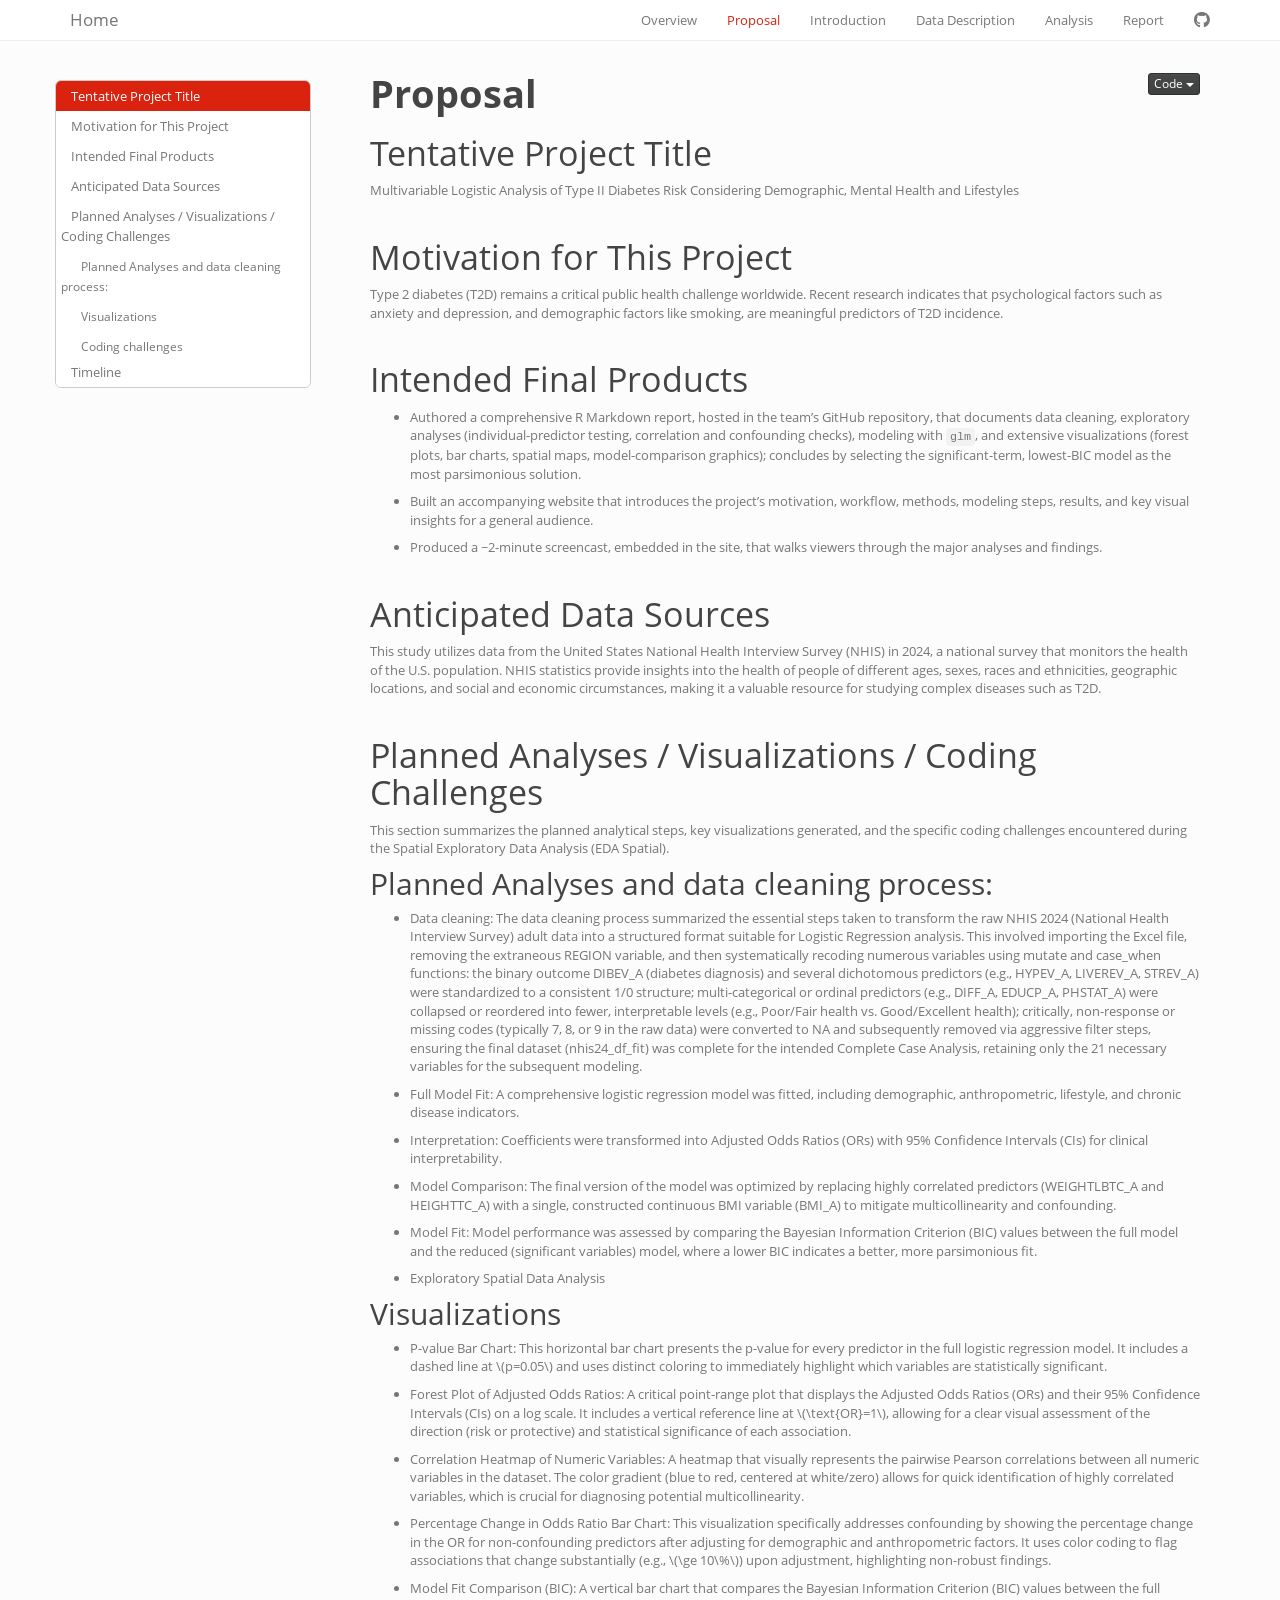
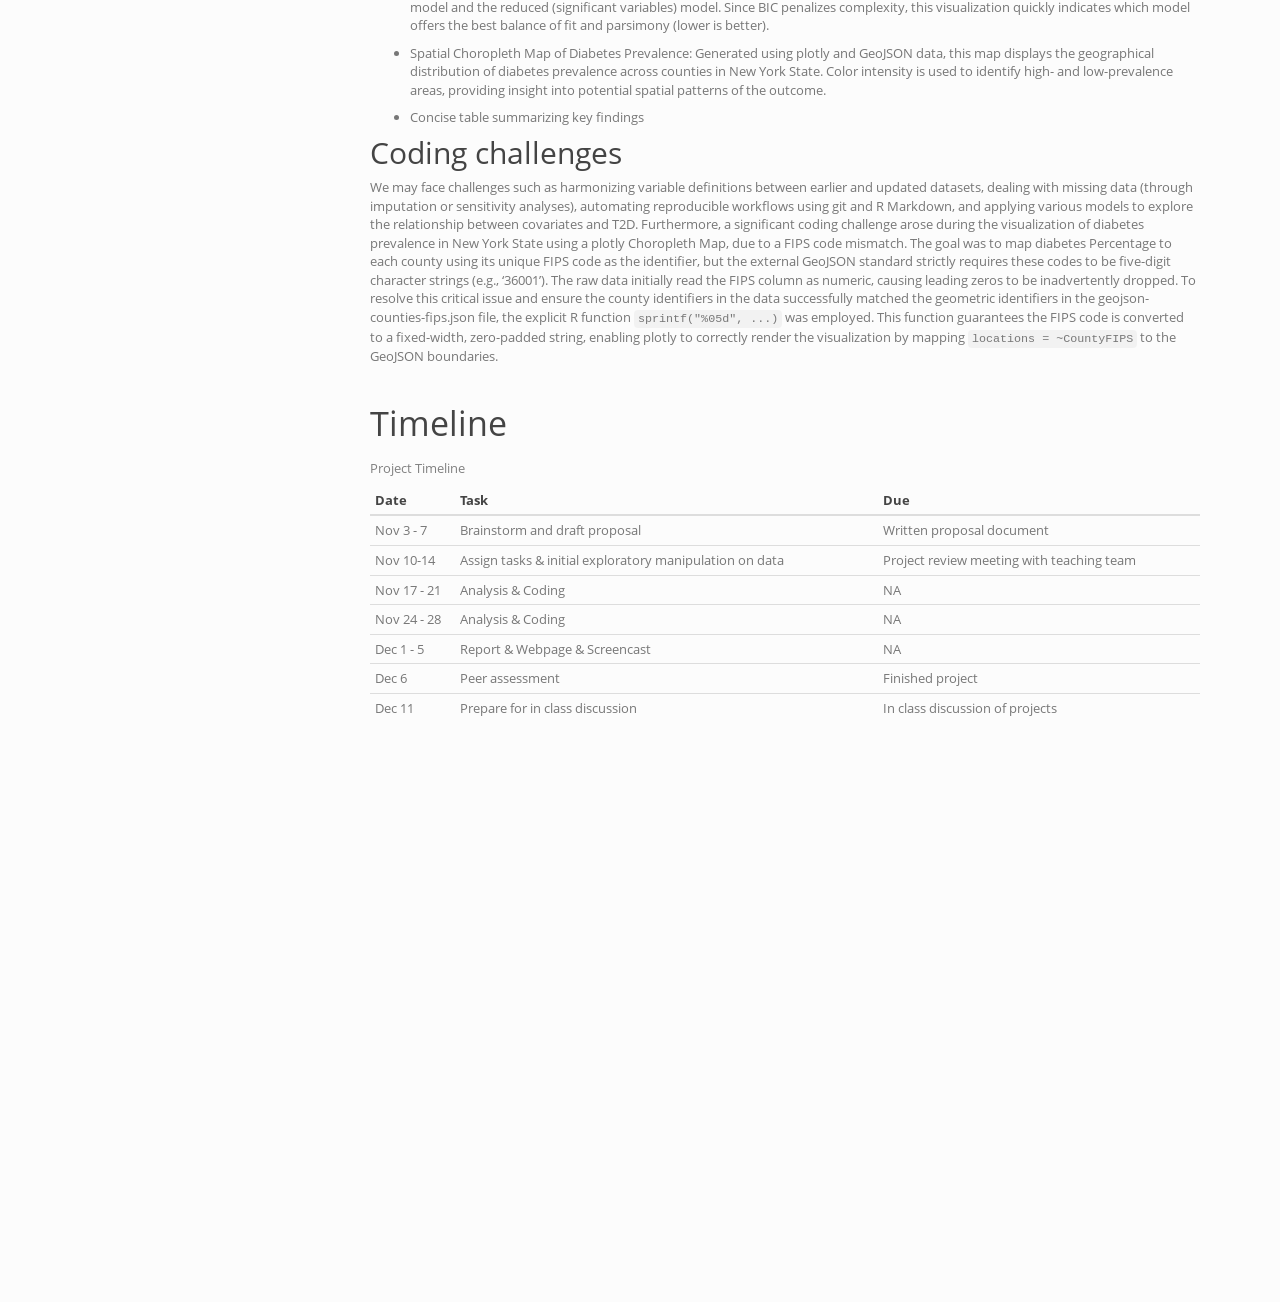
<file: Proposal.html>
<!DOCTYPE html>

<html>

<head>

<meta charset="utf-8" />
<meta name="generator" content="pandoc" />
<meta http-equiv="X-UA-Compatible" content="IE=EDGE" />




<title>Proposal</title>

<script src="site_libs/header-attrs-2.29/header-attrs.js"></script>
<script src="site_libs/jquery-3.6.0/jquery-3.6.0.min.js"></script>
<meta name="viewport" content="width=device-width, initial-scale=1" />
<link href="site_libs/bootstrap-3.3.5/css/simplex.min.css" rel="stylesheet" />
<script src="site_libs/bootstrap-3.3.5/js/bootstrap.min.js"></script>
<script src="site_libs/bootstrap-3.3.5/shim/html5shiv.min.js"></script>
<script src="site_libs/bootstrap-3.3.5/shim/respond.min.js"></script>
<style>h1 {font-size: 34px;}
       h1.title {font-size: 38px;}
       h2 {font-size: 30px;}
       h3 {font-size: 24px;}
       h4 {font-size: 18px;}
       h5 {font-size: 16px;}
       h6 {font-size: 12px;}
       code {color: inherit; background-color: rgba(0, 0, 0, 0.04);}
       pre:not([class]) { background-color: white }</style>
<script src="site_libs/jqueryui-1.13.2/jquery-ui.min.js"></script>
<link href="site_libs/tocify-1.9.1/jquery.tocify.css" rel="stylesheet" />
<script src="site_libs/tocify-1.9.1/jquery.tocify.js"></script>
<script src="site_libs/navigation-1.1/tabsets.js"></script>
<script src="site_libs/navigation-1.1/codefolding.js"></script>
<link href="site_libs/highlightjs-9.12.0/default.css" rel="stylesheet" />
<script src="site_libs/highlightjs-9.12.0/highlight.js"></script>
<link href="site_libs/font-awesome-6.5.2/css/all.min.css" rel="stylesheet" />
<link href="site_libs/font-awesome-6.5.2/css/v4-shims.min.css" rel="stylesheet" />

<style type="text/css">
  code{white-space: pre-wrap;}
  span.smallcaps{font-variant: small-caps;}
  span.underline{text-decoration: underline;}
  div.column{display: inline-block; vertical-align: top; width: 50%;}
  div.hanging-indent{margin-left: 1.5em; text-indent: -1.5em;}
  ul.task-list{list-style: none;}
    </style>

<style type="text/css">code{white-space: pre;}</style>
<script type="text/javascript">
if (window.hljs) {
  hljs.configure({languages: []});
  hljs.initHighlightingOnLoad();
  if (document.readyState && document.readyState === "complete") {
    window.setTimeout(function() { hljs.initHighlighting(); }, 0);
  }
}
</script>






<link rel="stylesheet" href="style.css" type="text/css" />



<style type = "text/css">
.main-container {
  max-width: 940px;
  margin-left: auto;
  margin-right: auto;
}
img {
  max-width:100%;
}
.tabbed-pane {
  padding-top: 12px;
}
.html-widget {
  margin-bottom: 20px;
}
button.code-folding-btn:focus {
  outline: none;
}
summary {
  display: list-item;
}
details > summary > p:only-child {
  display: inline;
}
pre code {
  padding: 0;
}
</style>


<style type="text/css">
.dropdown-submenu {
  position: relative;
}
.dropdown-submenu>.dropdown-menu {
  top: 0;
  left: 100%;
  margin-top: -6px;
  margin-left: -1px;
  border-radius: 0 6px 6px 6px;
}
.dropdown-submenu:hover>.dropdown-menu {
  display: block;
}
.dropdown-submenu>a:after {
  display: block;
  content: " ";
  float: right;
  width: 0;
  height: 0;
  border-color: transparent;
  border-style: solid;
  border-width: 5px 0 5px 5px;
  border-left-color: #cccccc;
  margin-top: 5px;
  margin-right: -10px;
}
.dropdown-submenu:hover>a:after {
  border-left-color: #adb5bd;
}
.dropdown-submenu.pull-left {
  float: none;
}
.dropdown-submenu.pull-left>.dropdown-menu {
  left: -100%;
  margin-left: 10px;
  border-radius: 6px 0 6px 6px;
}
</style>

<script type="text/javascript">
// manage active state of menu based on current page
$(document).ready(function () {
  // active menu anchor
  href = window.location.pathname
  href = href.substr(href.lastIndexOf('/') + 1)
  if (href === "")
    href = "index.html";
  var menuAnchor = $('a[href="' + href + '"]');

  // mark the anchor link active (and if it's in a dropdown, also mark that active)
  var dropdown = menuAnchor.closest('li.dropdown');
  if (window.bootstrap) { // Bootstrap 4+
    menuAnchor.addClass('active');
    dropdown.find('> .dropdown-toggle').addClass('active');
  } else { // Bootstrap 3
    menuAnchor.parent().addClass('active');
    dropdown.addClass('active');
  }

  // Navbar adjustments
  var navHeight = $(".navbar").first().height() + 15;
  var style = document.createElement('style');
  var pt = "padding-top: " + navHeight + "px; ";
  var mt = "margin-top: -" + navHeight + "px; ";
  var css = "";
  // offset scroll position for anchor links (for fixed navbar)
  for (var i = 1; i <= 6; i++) {
    css += ".section h" + i + "{ " + pt + mt + "}\n";
  }
  style.innerHTML = "body {" + pt + "padding-bottom: 40px; }\n" + css;
  document.head.appendChild(style);
});
</script>

<!-- tabsets -->

<style type="text/css">
.tabset-dropdown > .nav-tabs {
  display: inline-table;
  max-height: 500px;
  min-height: 44px;
  overflow-y: auto;
  border: 1px solid #ddd;
  border-radius: 4px;
}

.tabset-dropdown > .nav-tabs > li.active:before, .tabset-dropdown > .nav-tabs.nav-tabs-open:before {
  content: "\e259";
  font-family: 'Glyphicons Halflings';
  display: inline-block;
  padding: 10px;
  border-right: 1px solid #ddd;
}

.tabset-dropdown > .nav-tabs.nav-tabs-open > li.active:before {
  content: "\e258";
  font-family: 'Glyphicons Halflings';
  border: none;
}

.tabset-dropdown > .nav-tabs > li.active {
  display: block;
}

.tabset-dropdown > .nav-tabs > li > a,
.tabset-dropdown > .nav-tabs > li > a:focus,
.tabset-dropdown > .nav-tabs > li > a:hover {
  border: none;
  display: inline-block;
  border-radius: 4px;
  background-color: transparent;
}

.tabset-dropdown > .nav-tabs.nav-tabs-open > li {
  display: block;
  float: none;
}

.tabset-dropdown > .nav-tabs > li {
  display: none;
}
</style>

<!-- code folding -->
<style type="text/css">
.code-folding-btn { margin-bottom: 4px; }
</style>



<style type="text/css">

#TOC {
  margin: 25px 0px 20px 0px;
}
@media (max-width: 768px) {
#TOC {
  position: relative;
  width: 100%;
}
}

@media print {
.toc-content {
  /* see https://github.com/w3c/csswg-drafts/issues/4434 */
  float: right;
}
}

.toc-content {
  padding-left: 30px;
  padding-right: 40px;
}

div.main-container {
  max-width: 1200px;
}

div.tocify {
  width: 20%;
  max-width: 260px;
  max-height: 85%;
}

@media (min-width: 768px) and (max-width: 991px) {
  div.tocify {
    width: 25%;
  }
}

@media (max-width: 767px) {
  div.tocify {
    width: 100%;
    max-width: none;
  }
}

.tocify ul, .tocify li {
  line-height: 20px;
}

.tocify-subheader .tocify-item {
  font-size: 0.90em;
}

.tocify .list-group-item {
  border-radius: 0px;
}


</style>



</head>

<body>


<div class="container-fluid main-container">


<!-- setup 3col/9col grid for toc_float and main content  -->
<div class="row">
<div class="col-xs-12 col-sm-4 col-md-3">
<div id="TOC" class="tocify">
</div>
</div>

<div class="toc-content col-xs-12 col-sm-8 col-md-9">




<div class="navbar navbar-default  navbar-fixed-top" role="navigation">
  <div class="container">
    <div class="navbar-header">
      <button type="button" class="navbar-toggle collapsed" data-toggle="collapse" data-bs-toggle="collapse" data-target="#navbar" data-bs-target="#navbar">
        <span class="icon-bar"></span>
        <span class="icon-bar"></span>
        <span class="icon-bar"></span>
      </button>
      <a class="navbar-brand" href="index.html">Home</a>
    </div>
    <div id="navbar" class="navbar-collapse collapse">
      <ul class="nav navbar-nav">
        
      </ul>
      <ul class="nav navbar-nav navbar-right">
        <li>
  <a href="Overview.html">Overview</a>
</li>
<li>
  <a href="Proposal.html">Proposal</a>
</li>
<li>
  <a href="introduction.html">Introduction</a>
</li>
<li>
  <a href="data.html">Data Description</a>
</li>
<li>
  <a href="analysis.html">Analysis</a>
</li>
<li>
  <a href="report.html">Report</a>
</li>
<li>
  <a href="https://github.com/Yaxuan-Z111/p8105_final_project.github.io.git">
    <span class="fa fa-github fa-lg"></span>
     
  </a>
</li>
      </ul>
    </div><!--/.nav-collapse -->
  </div><!--/.container -->
</div><!--/.navbar -->

<div id="header">

<div class="btn-group pull-right float-right">
<button type="button" class="btn btn-default btn-xs btn-secondary btn-sm dropdown-toggle" data-toggle="dropdown" data-bs-toggle="dropdown" aria-haspopup="true" aria-expanded="false"><span>Code</span> <span class="caret"></span></button>
<ul class="dropdown-menu dropdown-menu-right" style="min-width: 50px;">
<li><a id="rmd-show-all-code" href="#">Show All Code</a></li>
<li><a id="rmd-hide-all-code" href="#">Hide All Code</a></li>
</ul>
</div>



<h1 class="title toc-ignore">Proposal</h1>

</div>


<div id="tentative-project-title" class="section level1">
<h1>Tentative Project Title</h1>
<p>Multivariable Logistic Analysis of Type II Diabetes Risk Considering
Demographic, Mental Health and Lifestyles</p>
</div>
<div id="motivation-for-this-project" class="section level1">
<h1>Motivation for This Project</h1>
<p>Type 2 diabetes (T2D) remains a critical public health challenge
worldwide. Recent research indicates that psychological factors such as
anxiety and depression, and demographic factors like smoking, are
meaningful predictors of T2D incidence.</p>
</div>
<div id="intended-final-products" class="section level1">
<h1>Intended Final Products</h1>
<ul>
<li><p>Authored a comprehensive R Markdown report, hosted in the team’s
GitHub repository, that documents data cleaning, exploratory analyses
(individual-predictor testing, correlation and confounding checks),
modeling with <code>glm</code>, and extensive visualizations (forest
plots, bar charts, spatial maps, model-comparison graphics); concludes
by selecting the significant-term, lowest-BIC model as the most
parsimonious solution.</p></li>
<li><p>Built an accompanying website that introduces the project’s
motivation, workflow, methods, modeling steps, results, and key visual
insights for a general audience.</p></li>
<li><p>Produced a ~2-minute screencast, embedded in the site, that walks
viewers through the major analyses and findings.</p></li>
</ul>
</div>
<div id="anticipated-data-sources" class="section level1">
<h1>Anticipated Data Sources</h1>
<p>This study utilizes data from the United States National Health
Interview Survey (NHIS) in 2024, a national survey that monitors the
health of the U.S. population. NHIS statistics provide insights into the
health of people of different ages, sexes, races and ethnicities,
geographic locations, and social and economic circumstances, making it a
valuable resource for studying complex diseases such as T2D.</p>
</div>
<div id="planned-analyses-visualizations-coding-challenges"
class="section level1">
<h1>Planned Analyses / Visualizations / Coding Challenges</h1>
<p>This section summarizes the planned analytical steps, key
visualizations generated, and the specific coding challenges encountered
during the Spatial Exploratory Data Analysis (EDA Spatial).</p>
<div id="planned-analyses-and-data-cleaning-process"
class="section level2">
<h2>Planned Analyses and data cleaning process:</h2>
<ul>
<li><p>Data cleaning: The data cleaning process summarized the essential
steps taken to transform the raw NHIS 2024 (National Health Interview
Survey) adult data into a structured format suitable for Logistic
Regression analysis. This involved importing the Excel file, removing
the extraneous REGION variable, and then systematically recoding
numerous variables using mutate and case_when functions: the binary
outcome DIBEV_A (diabetes diagnosis) and several dichotomous predictors
(e.g., HYPEV_A, LIVEREV_A, STREV_A) were standardized to a consistent
1/0 structure; multi-categorical or ordinal predictors (e.g., DIFF_A,
EDUCP_A, PHSTAT_A) were collapsed or reordered into fewer, interpretable
levels (e.g., Poor/Fair health vs. Good/Excellent health); critically,
non-response or missing codes (typically 7, 8, or 9 in the raw data)
were converted to NA and subsequently removed via aggressive filter
steps, ensuring the final dataset (nhis24_df_fit) was complete for the
intended Complete Case Analysis, retaining only the 21 necessary
variables for the subsequent modeling.</p></li>
<li><p>Full Model Fit: A comprehensive logistic regression model was
fitted, including demographic, anthropometric, lifestyle, and chronic
disease indicators.</p></li>
<li><p>Interpretation: Coefficients were transformed into Adjusted Odds
Ratios (ORs) with 95% Confidence Intervals (CIs) for clinical
interpretability.</p></li>
<li><p>Model Comparison: The final version of the model was optimized by
replacing highly correlated predictors (WEIGHTLBTC_A and HEIGHTTC_A)
with a single, constructed continuous BMI variable (BMI_A) to mitigate
multicollinearity and confounding.</p></li>
<li><p>Model Fit: Model performance was assessed by comparing the
Bayesian Information Criterion (BIC) values between the full model and
the reduced (significant variables) model, where a lower BIC indicates a
better, more parsimonious fit.</p></li>
<li><p>Exploratory Spatial Data Analysis</p></li>
</ul>
</div>
<div id="visualizations" class="section level2">
<h2>Visualizations</h2>
<ul>
<li><p>P-value Bar Chart: This horizontal bar chart presents the p-value
for every predictor in the full logistic regression model. It includes a
dashed line at <span class="math inline">\(p=0.05\)</span> and uses
distinct coloring to immediately highlight which variables are
statistically significant.</p></li>
<li><p>Forest Plot of Adjusted Odds Ratios: A critical point-range plot
that displays the Adjusted Odds Ratios (ORs) and their 95% Confidence
Intervals (CIs) on a log scale. It includes a vertical reference line at
<span class="math inline">\(\text{OR}=1\)</span>, allowing for a clear
visual assessment of the direction (risk or protective) and statistical
significance of each association.</p></li>
<li><p>Correlation Heatmap of Numeric Variables: A heatmap that visually
represents the pairwise Pearson correlations between all numeric
variables in the dataset. The color gradient (blue to red, centered at
white/zero) allows for quick identification of highly correlated
variables, which is crucial for diagnosing potential
multicollinearity.</p></li>
<li><p>Percentage Change in Odds Ratio Bar Chart: This visualization
specifically addresses confounding by showing the percentage change in
the OR for non-confounding predictors after adjusting for demographic
and anthropometric factors. It uses color coding to flag associations
that change substantially (e.g., <span class="math inline">\(\ge
10\%\)</span>) upon adjustment, highlighting non-robust
findings.</p></li>
<li><p>Model Fit Comparison (BIC): A vertical bar chart that compares
the Bayesian Information Criterion (BIC) values between the full model
and the reduced (significant variables) model. Since BIC penalizes
complexity, this visualization quickly indicates which model offers the
best balance of fit and parsimony (lower is better).</p></li>
<li><p>Spatial Choropleth Map of Diabetes Prevalence: Generated using
plotly and GeoJSON data, this map displays the geographical distribution
of diabetes prevalence across counties in New York State. Color
intensity is used to identify high- and low-prevalence areas, providing
insight into potential spatial patterns of the outcome.</p></li>
<li><p>Concise table summarizing key findings</p></li>
</ul>
</div>
<div id="coding-challenges" class="section level2">
<h2>Coding challenges</h2>
<p>We may face challenges such as harmonizing variable definitions
between earlier and updated datasets, dealing with missing data (through
imputation or sensitivity analyses), automating reproducible workflows
using git and R Markdown, and applying various models to explore the
relationship between covariates and T2D. Furthermore, a significant
coding challenge arose during the visualization of diabetes prevalence
in New York State using a plotly Choropleth Map, due to a FIPS code
mismatch. The goal was to map diabetes Percentage to each county using
its unique FIPS code as the identifier, but the external GeoJSON
standard strictly requires these codes to be five-digit character
strings (e.g., ‘36001’). The raw data initially read the FIPS column as
numeric, causing leading zeros to be inadvertently dropped. To resolve
this critical issue and ensure the county identifiers in the data
successfully matched the geometric identifiers in the
geojson-counties-fips.json file, the explicit R function
<code>sprintf("%05d", ...)</code> was employed. This function guarantees
the FIPS code is converted to a fixed-width, zero-padded string,
enabling plotly to correctly render the visualization by mapping
<code>locations = ~CountyFIPS</code> to the GeoJSON boundaries.</p>
</div>
</div>
<div id="timeline" class="section level1">
<h1>Timeline</h1>
<table>
<caption>Project Timeline</caption>
<colgroup>
<col width="10%" />
<col width="50%" />
<col width="38%" />
</colgroup>
<thead>
<tr class="header">
<th align="left">Date</th>
<th align="left">Task</th>
<th align="left">Due</th>
</tr>
</thead>
<tbody>
<tr class="odd">
<td align="left">Nov 3 - 7</td>
<td align="left">Brainstorm and draft proposal</td>
<td align="left">Written proposal document</td>
</tr>
<tr class="even">
<td align="left">Nov 10-14</td>
<td align="left">Assign tasks &amp; initial exploratory manipulation on
data</td>
<td align="left">Project review meeting with teaching team</td>
</tr>
<tr class="odd">
<td align="left">Nov 17 - 21</td>
<td align="left">Analysis &amp; Coding</td>
<td align="left">NA</td>
</tr>
<tr class="even">
<td align="left">Nov 24 - 28</td>
<td align="left">Analysis &amp; Coding</td>
<td align="left">NA</td>
</tr>
<tr class="odd">
<td align="left">Dec 1 - 5</td>
<td align="left">Report &amp; Webpage &amp; Screencast</td>
<td align="left">NA</td>
</tr>
<tr class="even">
<td align="left">Dec 6</td>
<td align="left">Peer assessment</td>
<td align="left">Finished project</td>
</tr>
<tr class="odd">
<td align="left">Dec 11</td>
<td align="left">Prepare for in class discussion</td>
<td align="left">In class discussion of projects</td>
</tr>
</tbody>
</table>
</div>



</div>
</div>

</div>

<script>

// add bootstrap table styles to pandoc tables
function bootstrapStylePandocTables() {
  $('tr.odd').parent('tbody').parent('table').addClass('table table-condensed');
}
$(document).ready(function () {
  bootstrapStylePandocTables();
});


</script>

<!-- tabsets -->

<script>
$(document).ready(function () {
  window.buildTabsets("TOC");
});

$(document).ready(function () {
  $('.tabset-dropdown > .nav-tabs > li').click(function () {
    $(this).parent().toggleClass('nav-tabs-open');
  });
});
</script>

<!-- code folding -->
<script>
$(document).ready(function () {
  window.initializeCodeFolding("hide" === "show");
});
</script>

<script>
$(document).ready(function ()  {

    // temporarily add toc-ignore selector to headers for the consistency with Pandoc
    $('.unlisted.unnumbered').addClass('toc-ignore')

    // move toc-ignore selectors from section div to header
    $('div.section.toc-ignore')
        .removeClass('toc-ignore')
        .children('h1,h2,h3,h4,h5').addClass('toc-ignore');

    // establish options
    var options = {
      selectors: "h1,h2,h3",
      theme: "bootstrap3",
      context: '.toc-content',
      hashGenerator: function (text) {
        return text.replace(/[.\\/?&!#<>]/g, '').replace(/\s/g, '_');
      },
      ignoreSelector: ".toc-ignore",
      scrollTo: 0
    };
    options.showAndHide = true;
    options.smoothScroll = true;

    // tocify
    var toc = $("#TOC").tocify(options).data("toc-tocify");
});
</script>

<!-- dynamically load mathjax for compatibility with self-contained -->
<script>
  (function () {
    var script = document.createElement("script");
    script.type = "text/javascript";
    script.src  = "https://mathjax.rstudio.com/latest/MathJax.js?config=TeX-AMS-MML_HTMLorMML";
    document.getElementsByTagName("head")[0].appendChild(script);
  })();
</script>

</body>
</html>
</file>
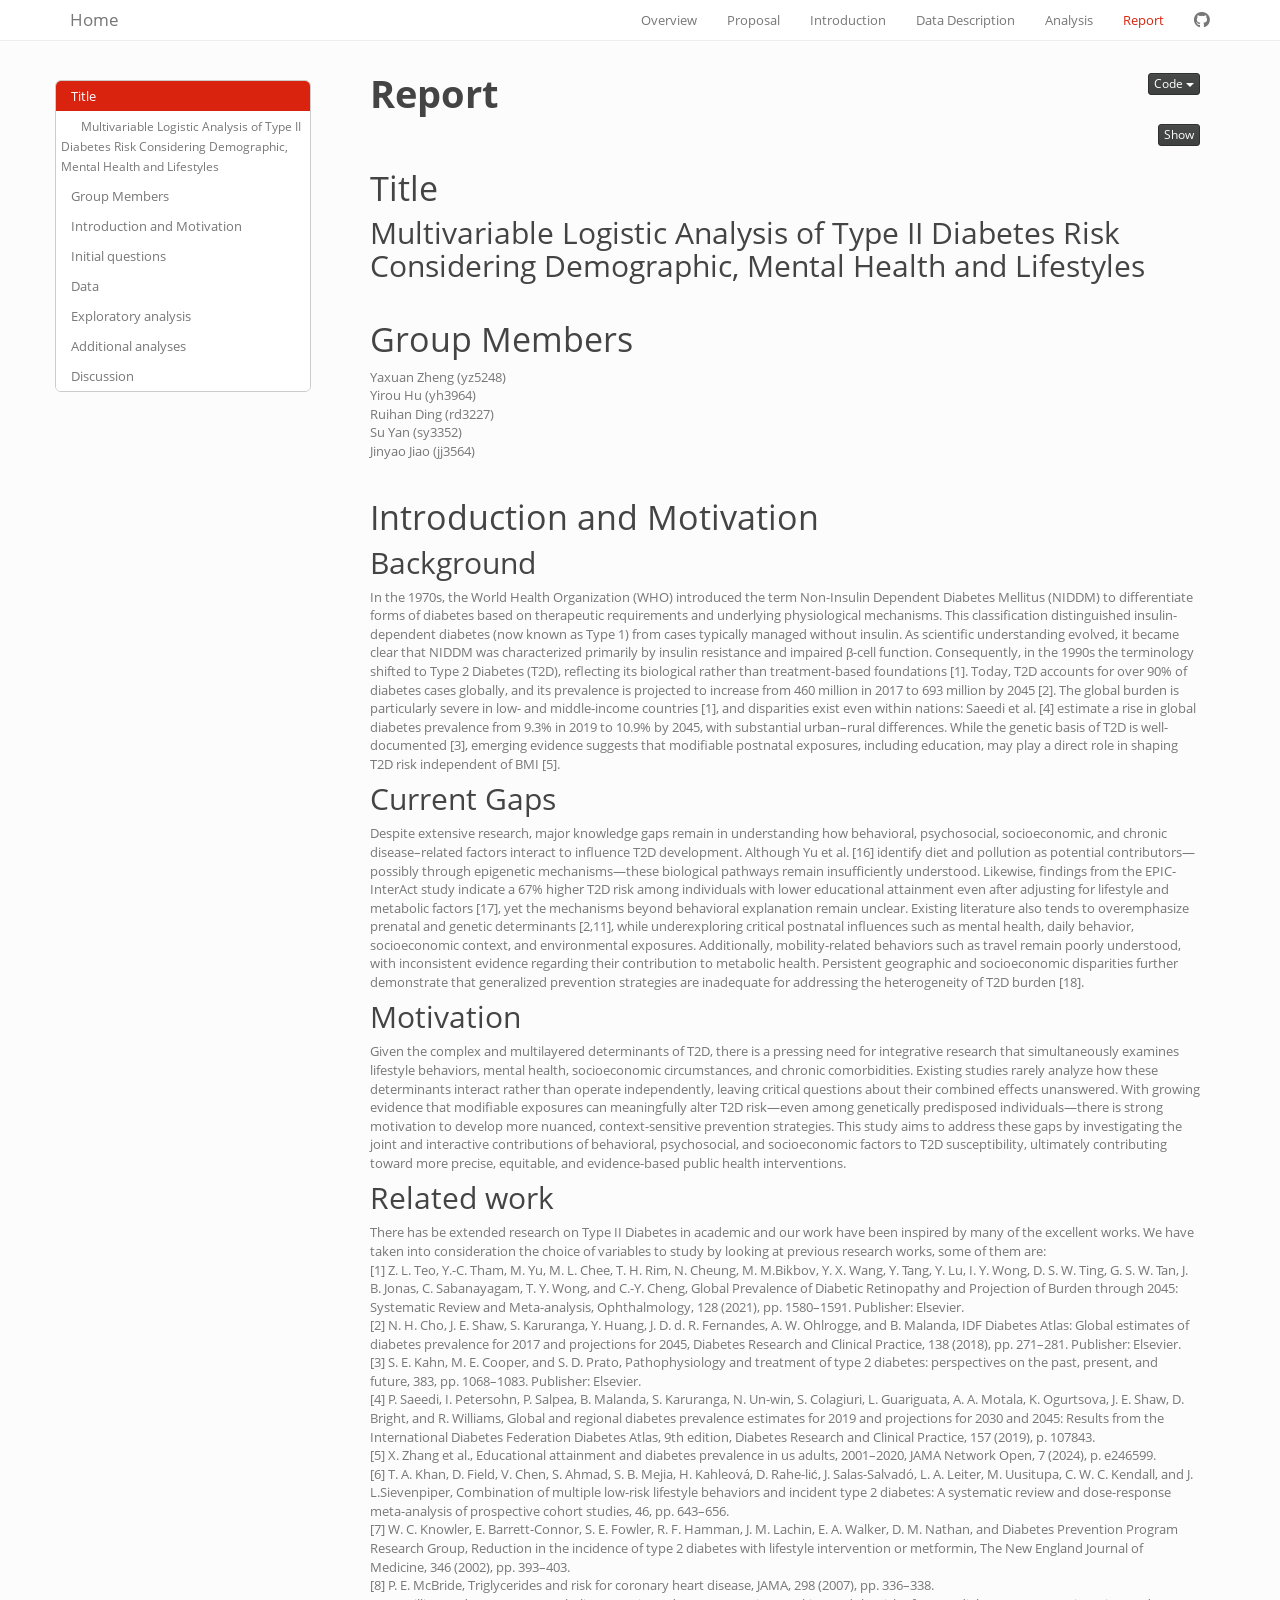
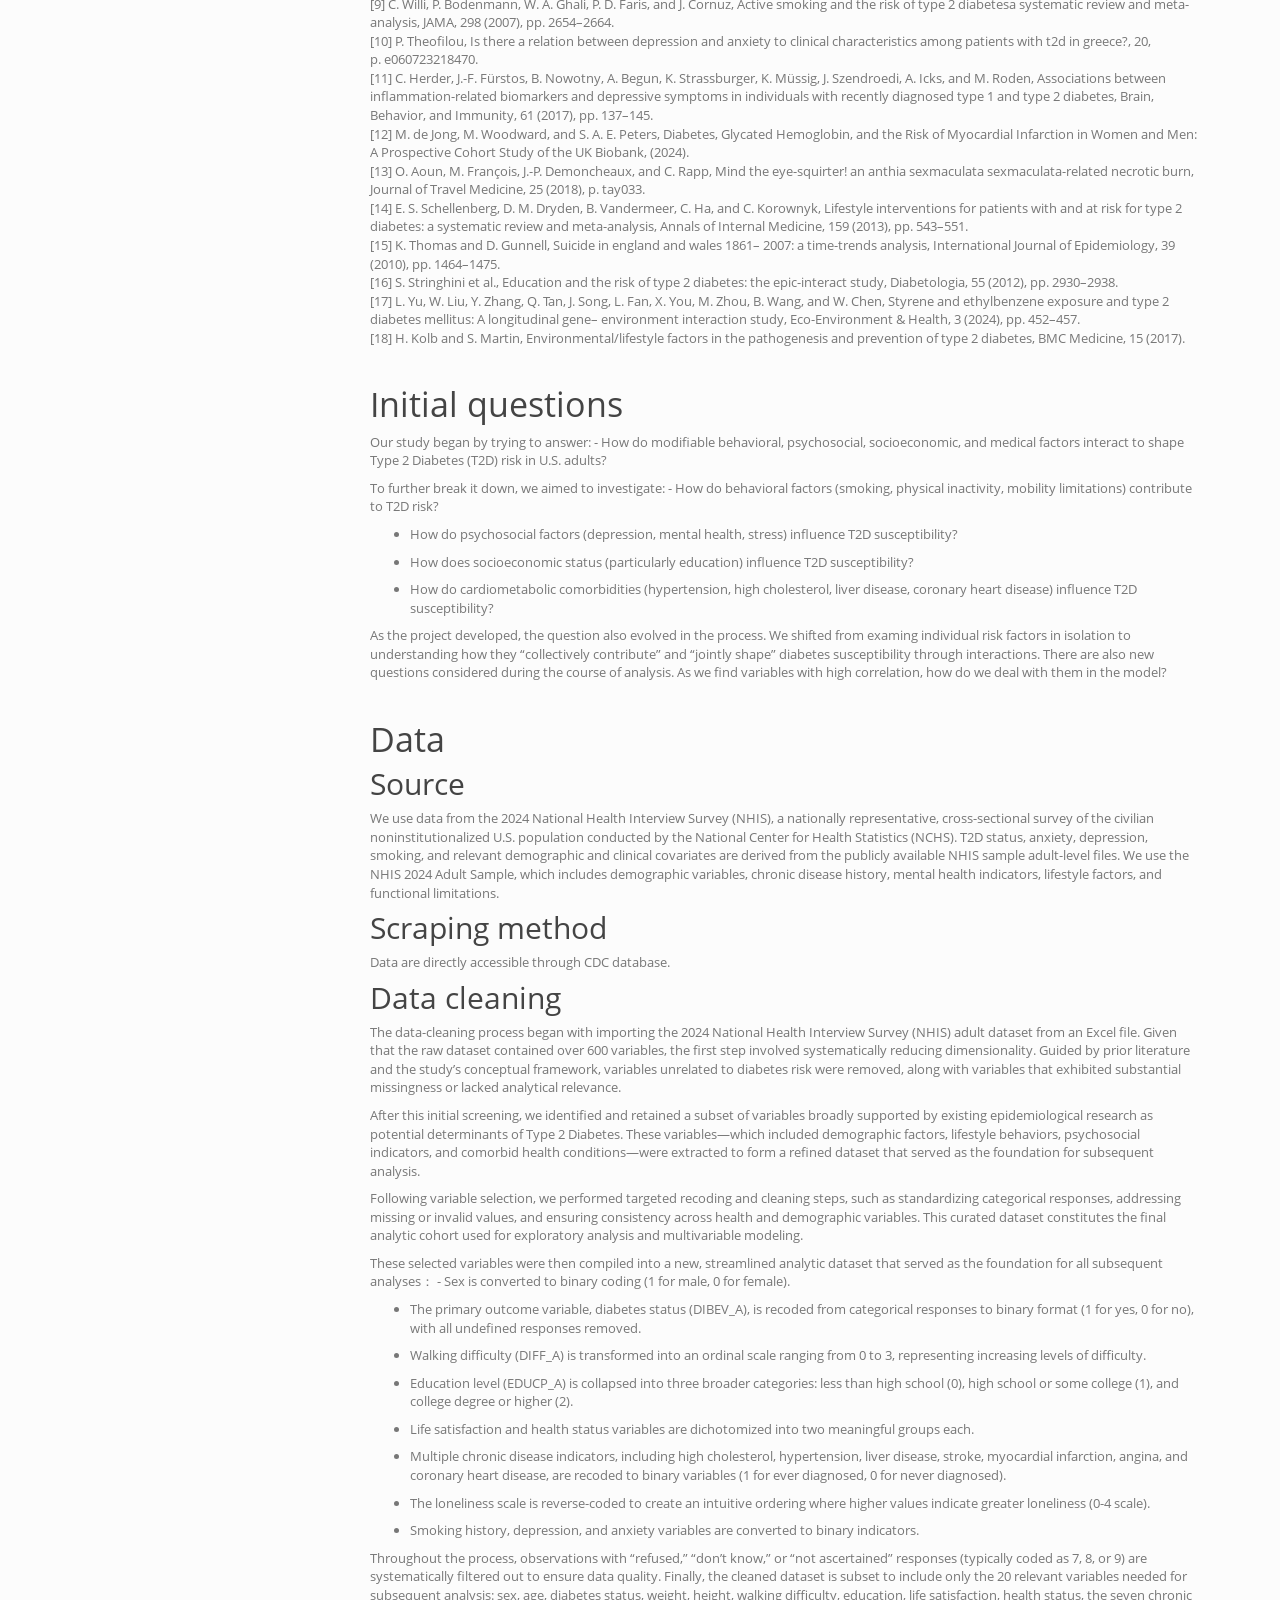
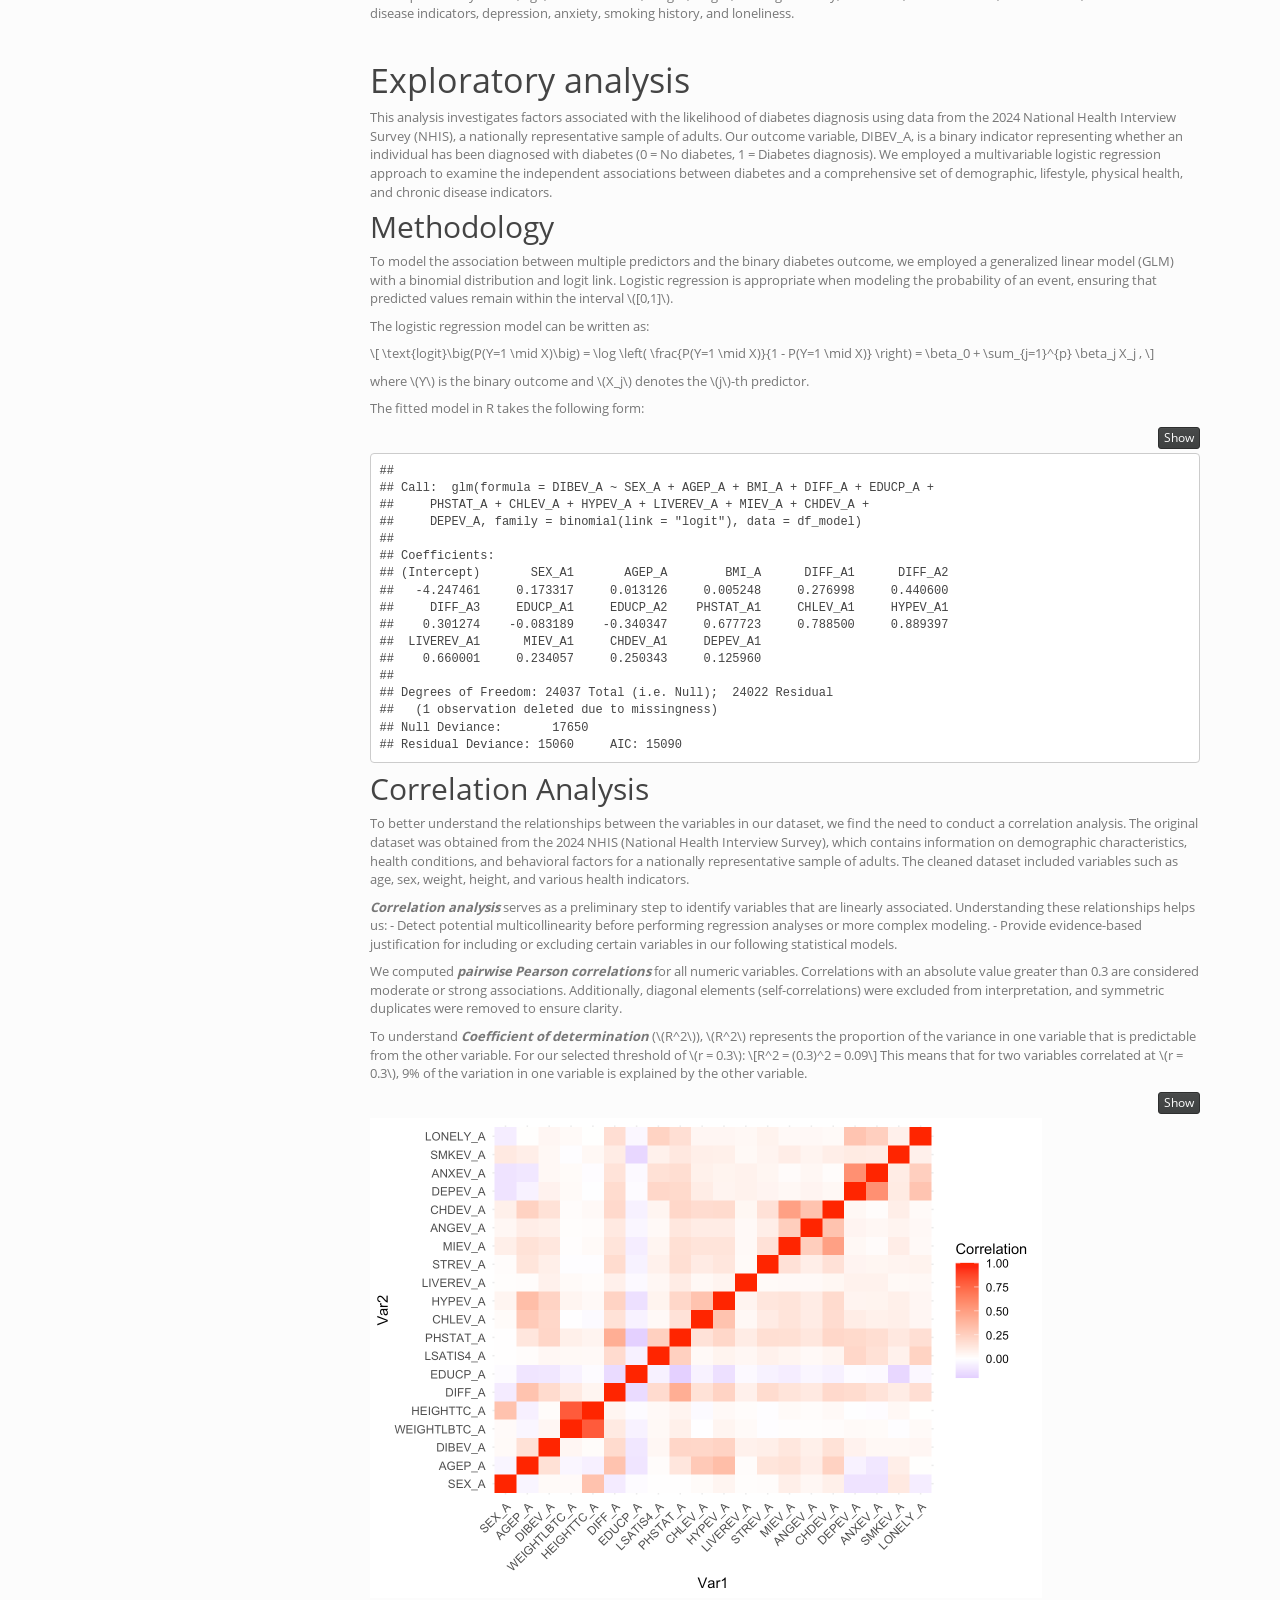
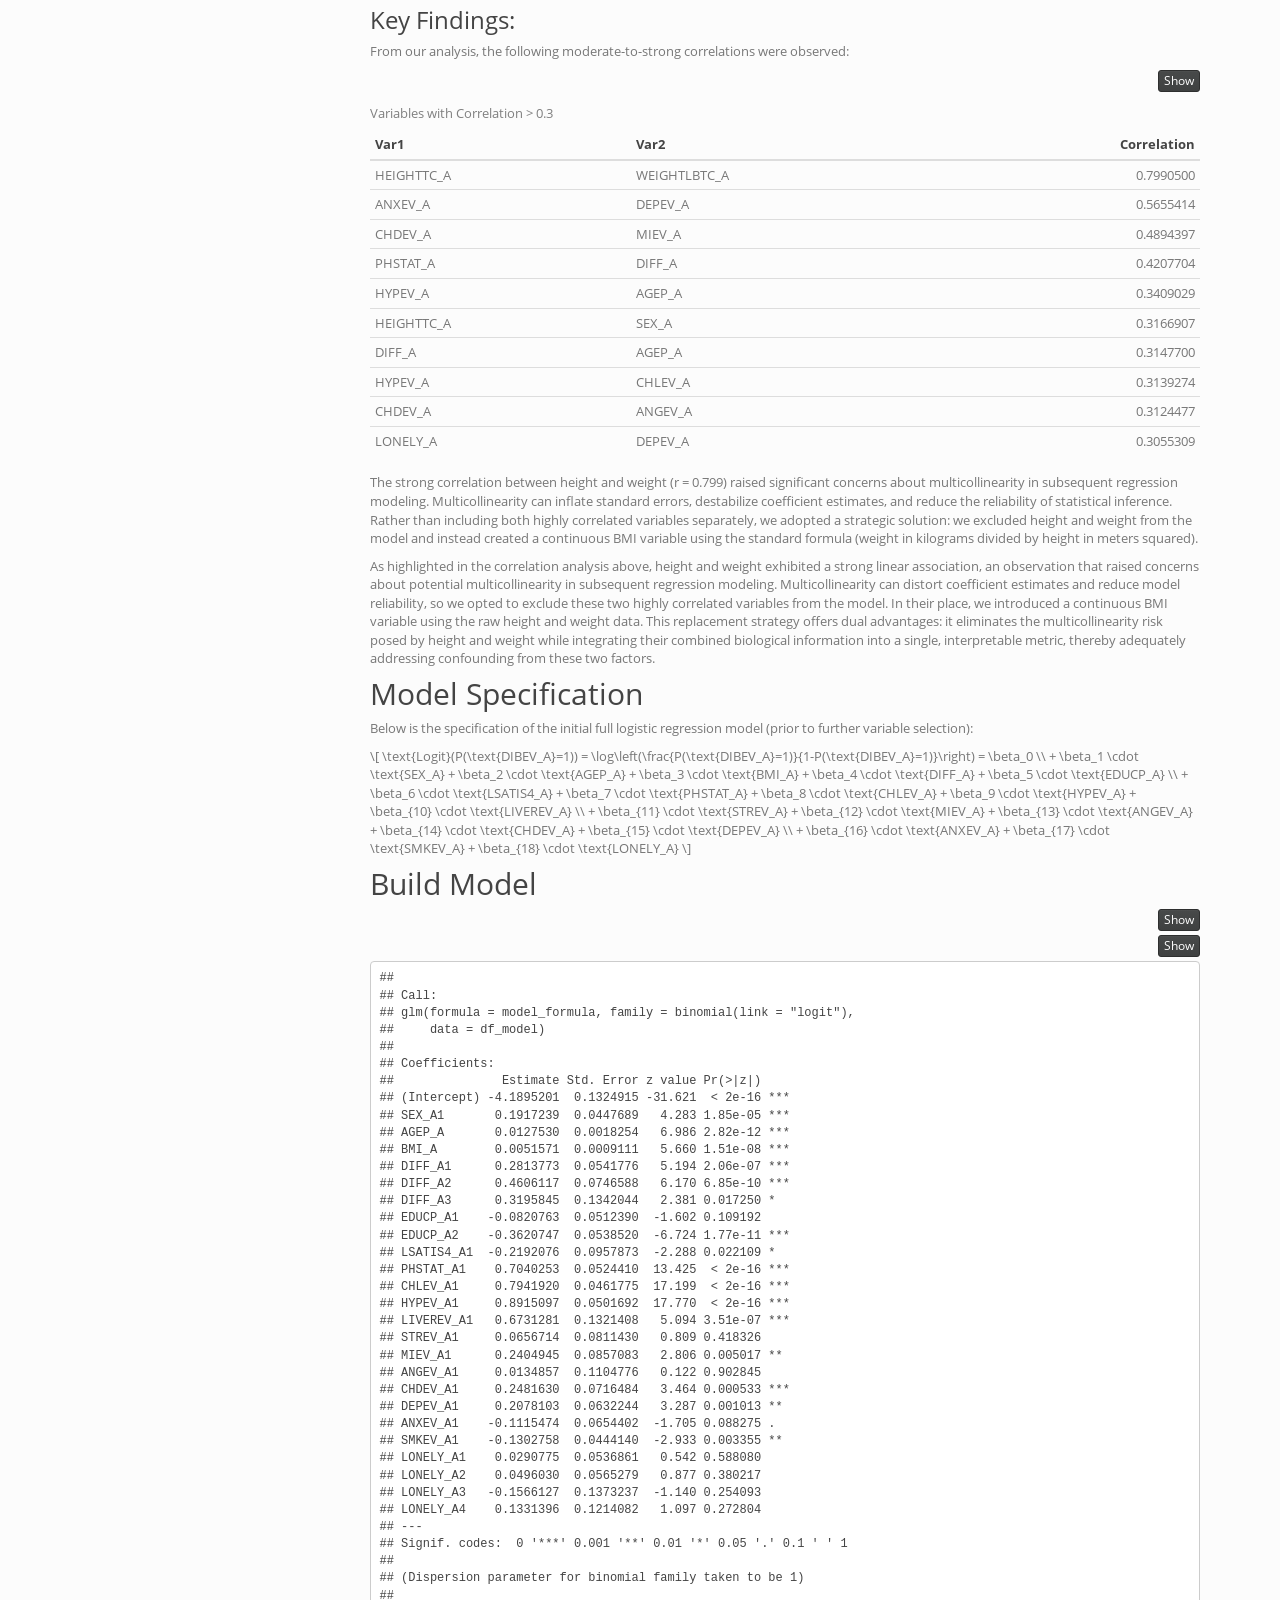
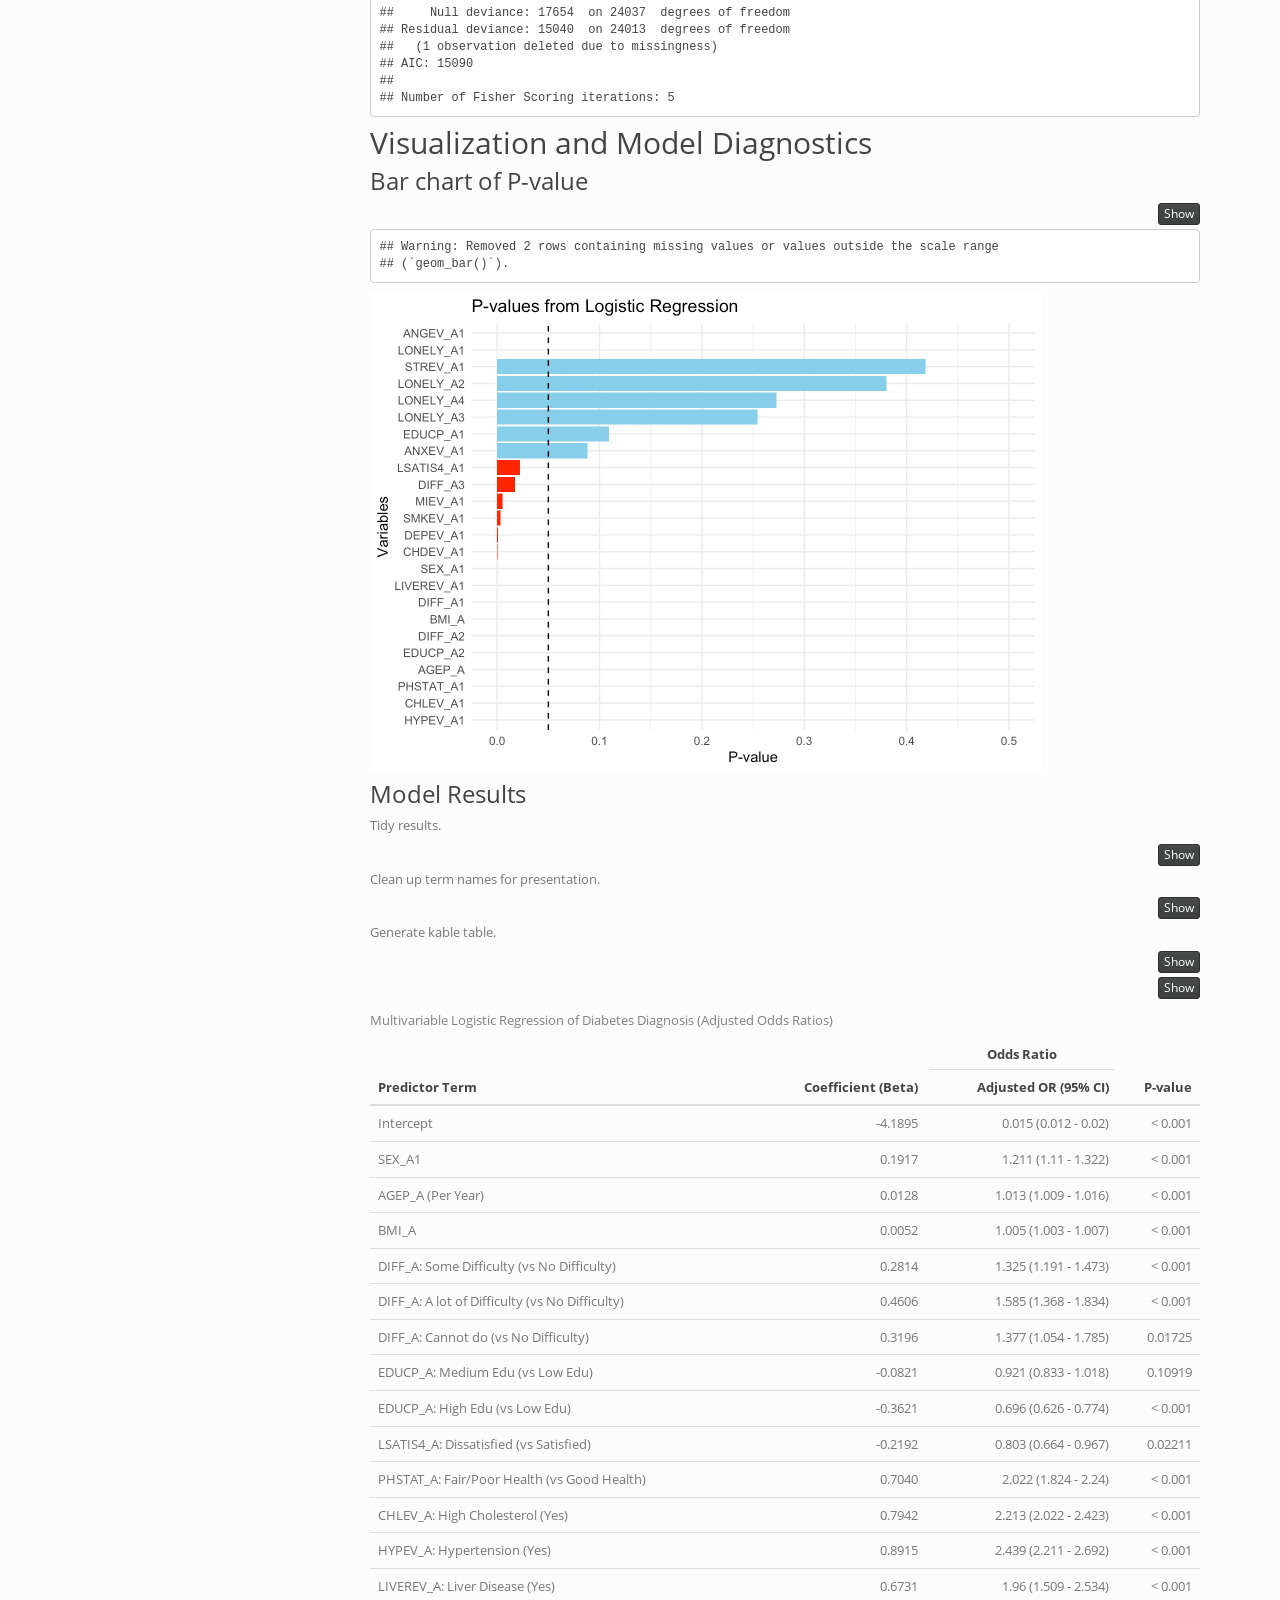
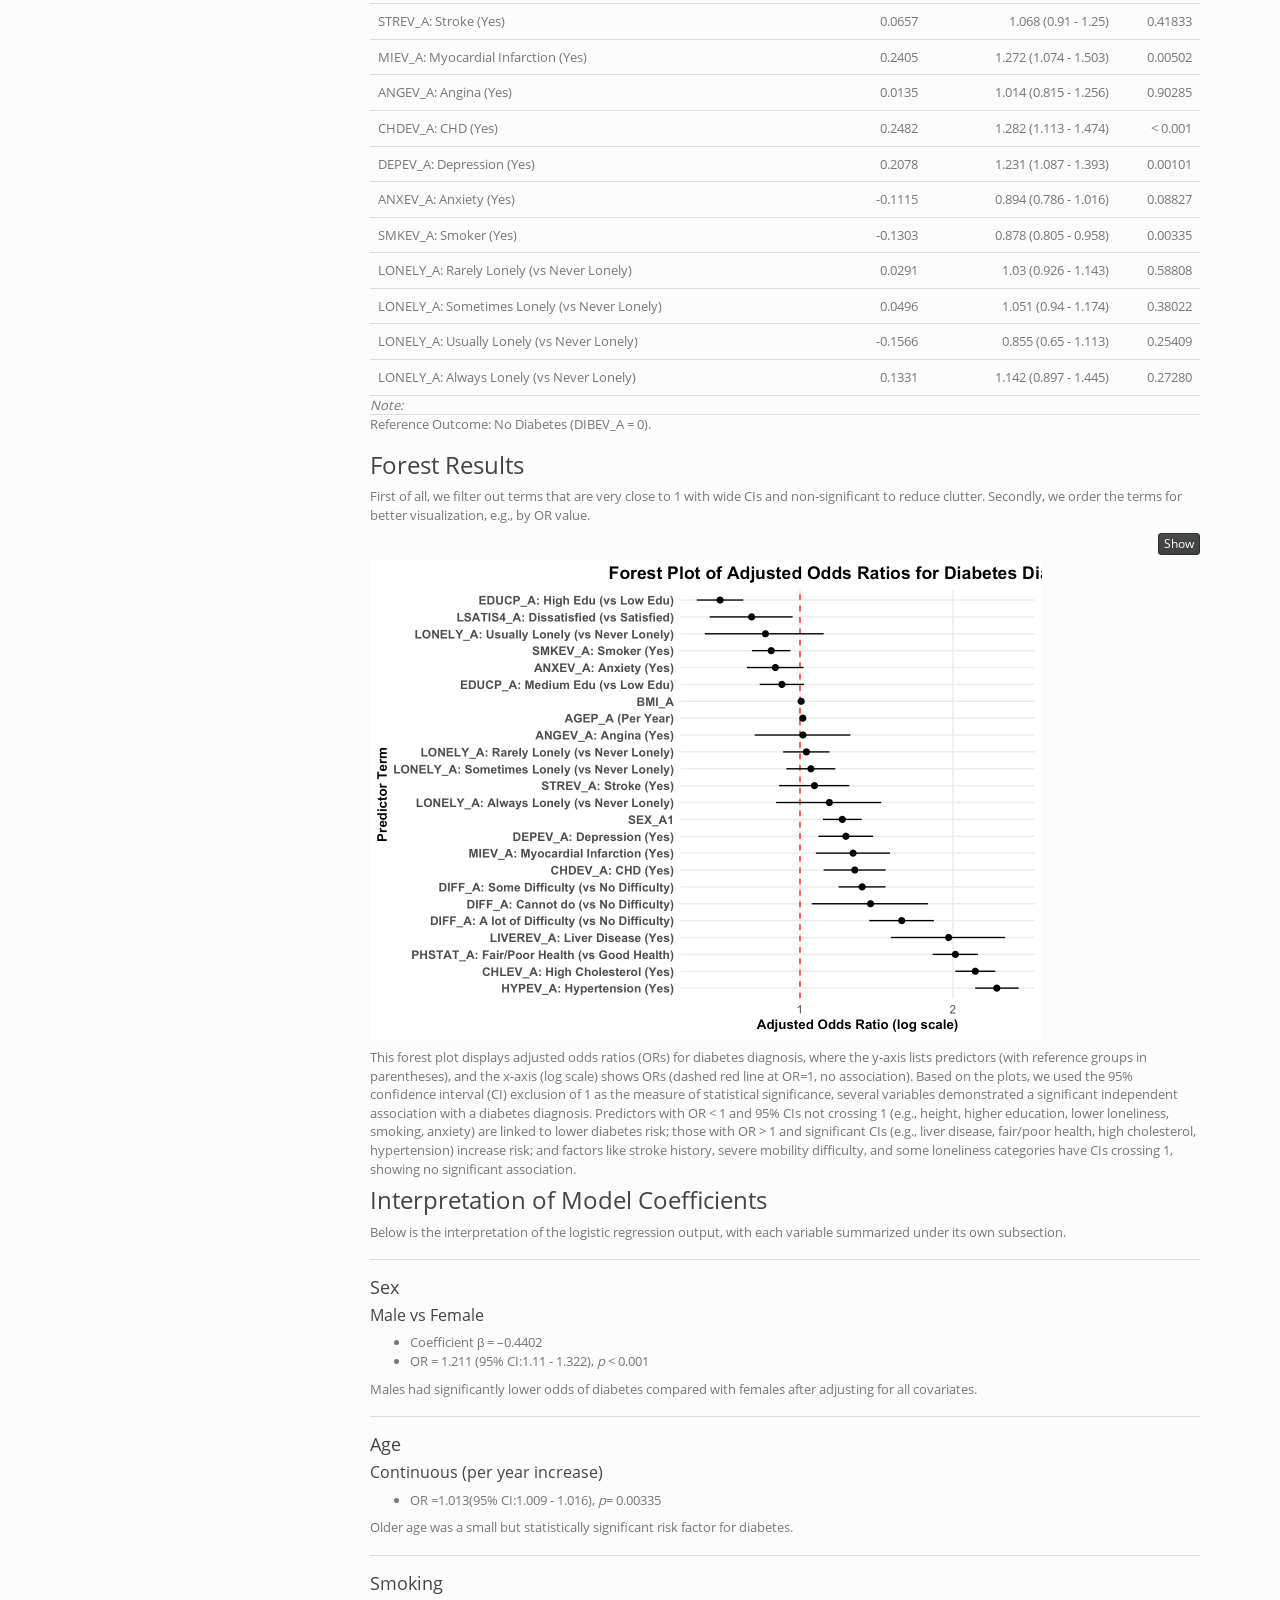
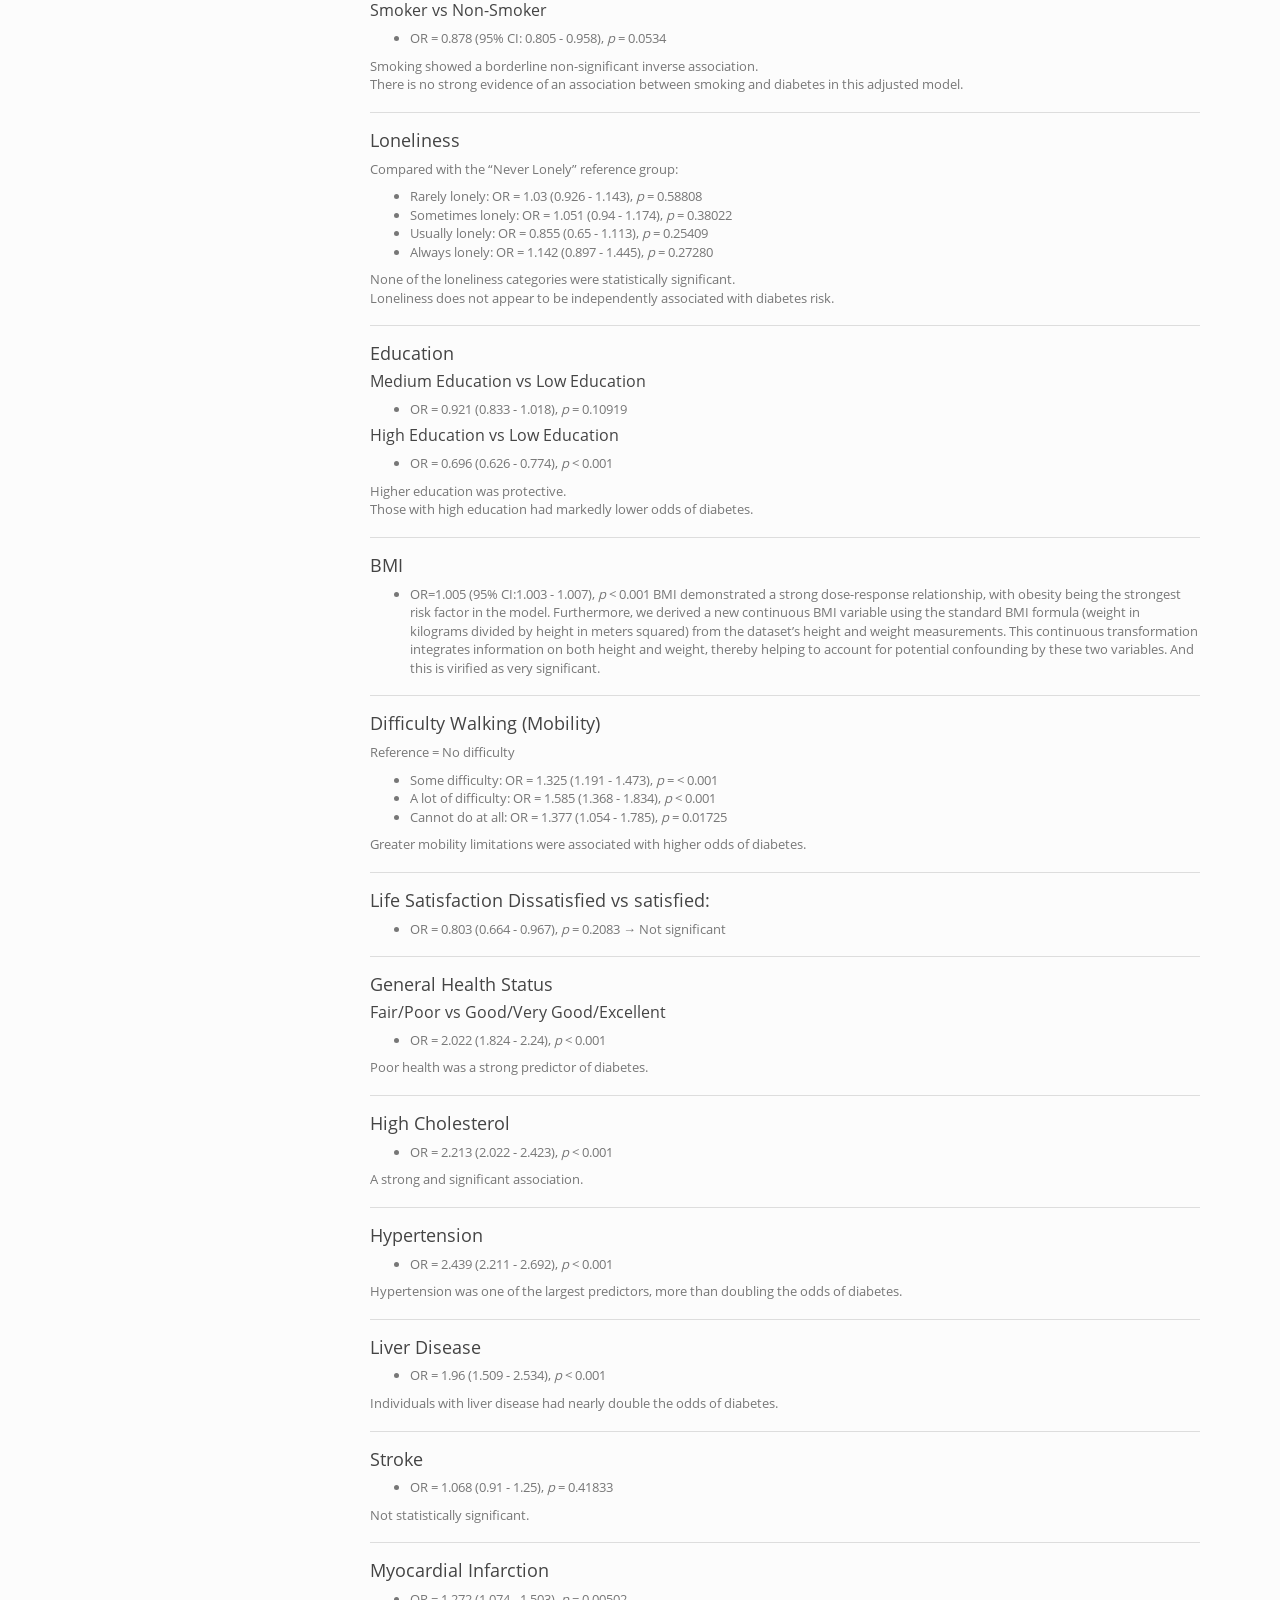
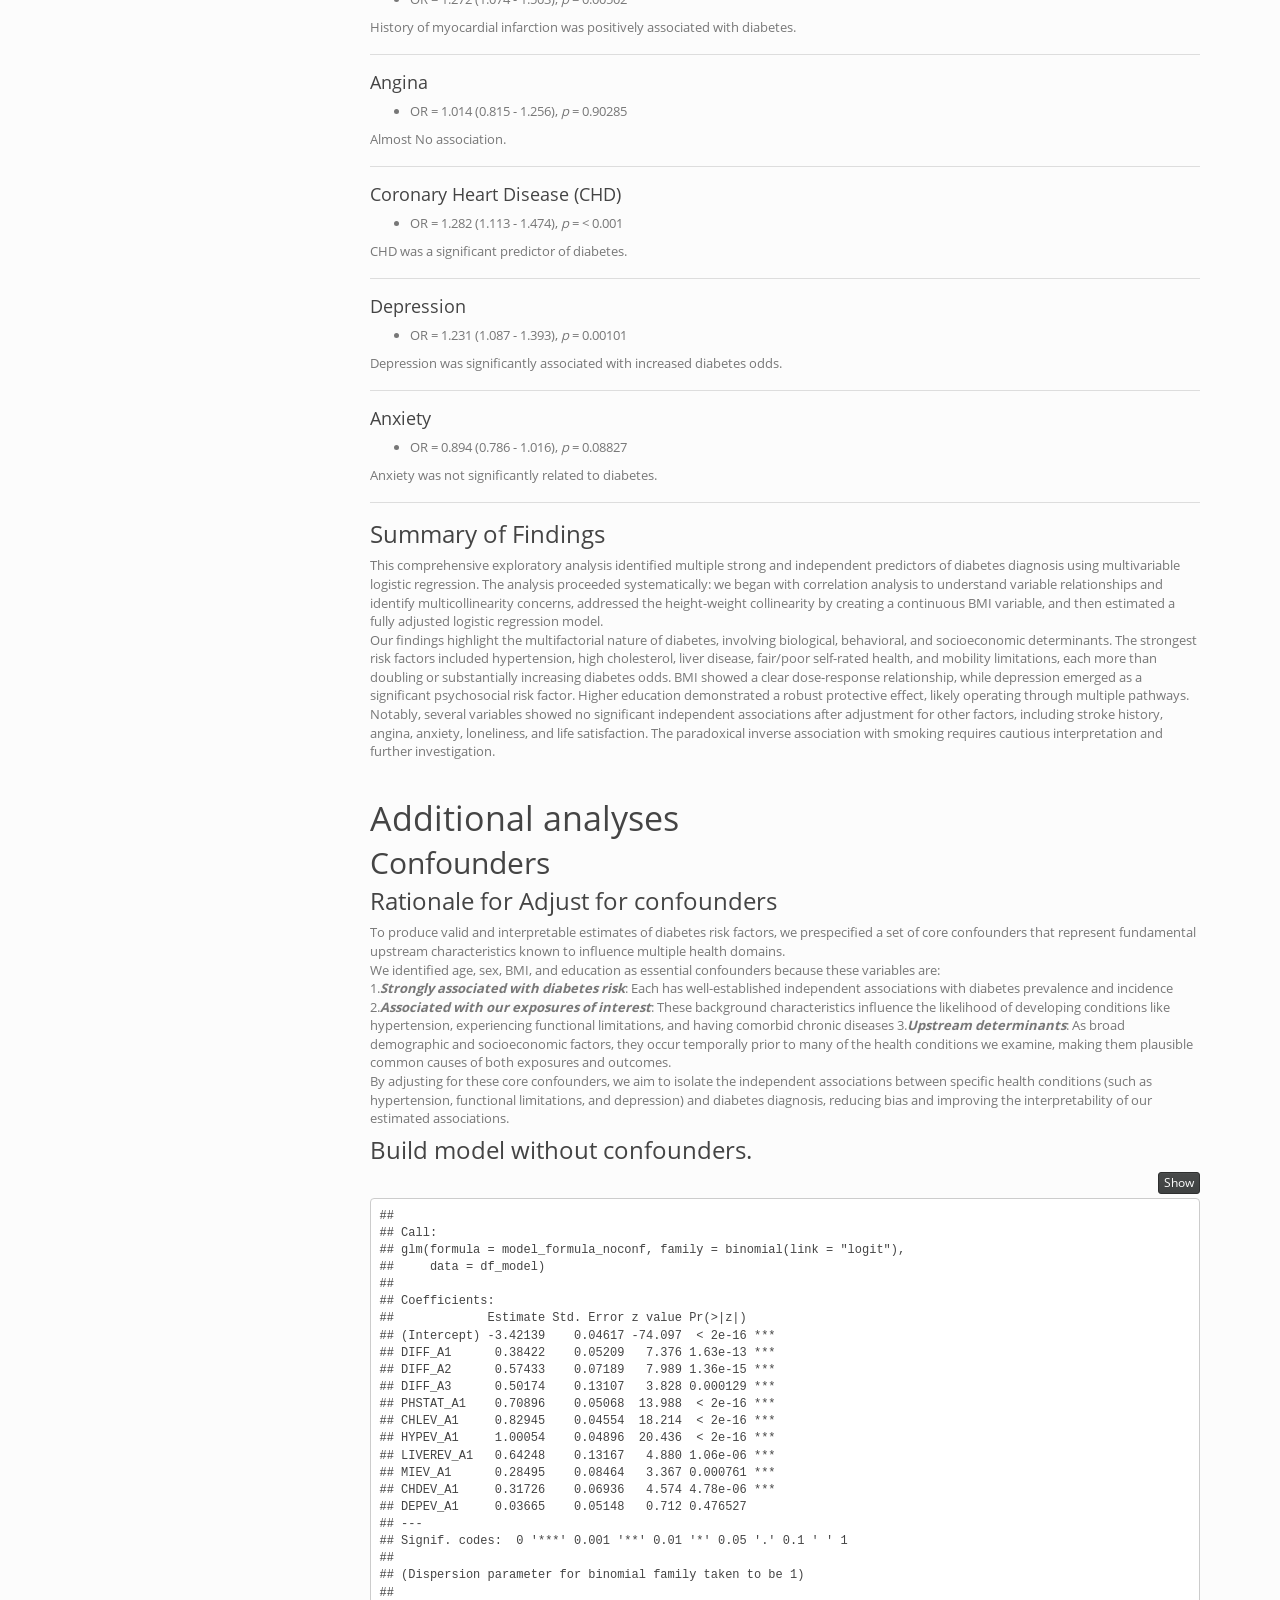
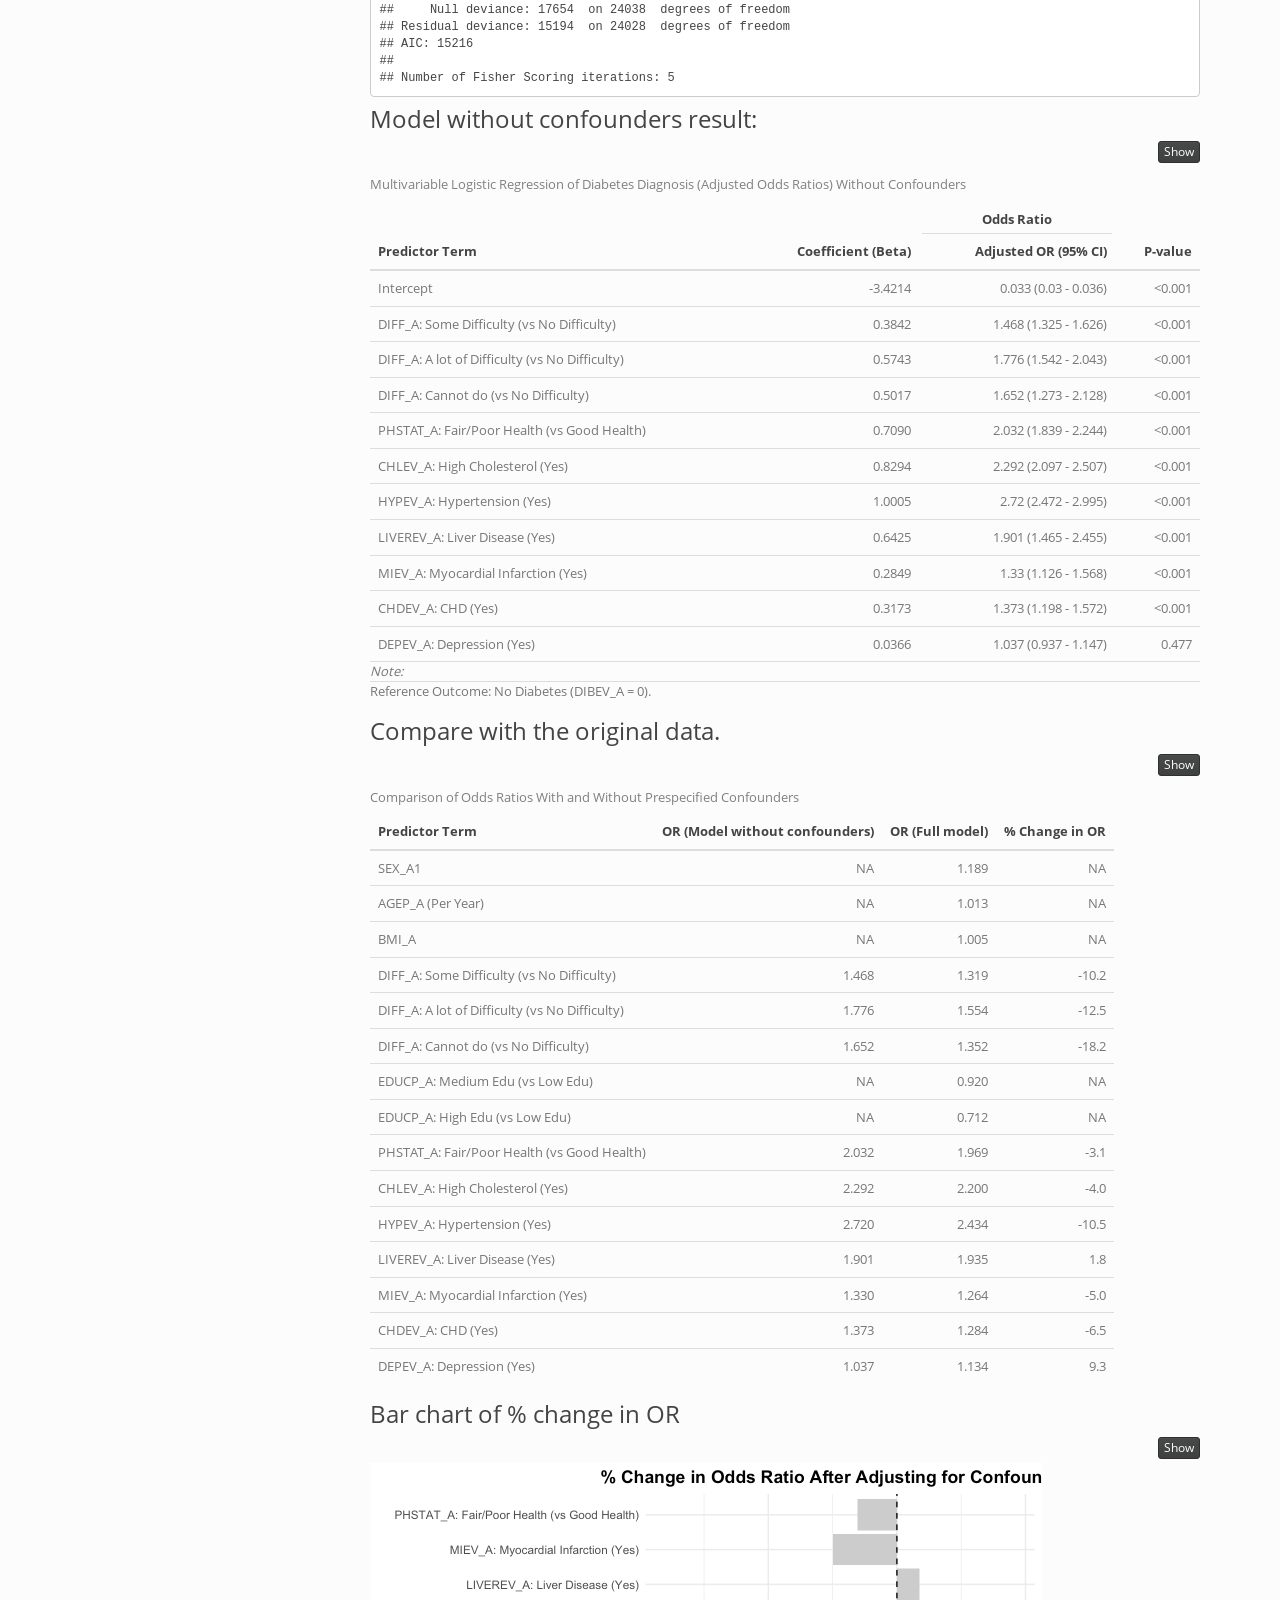
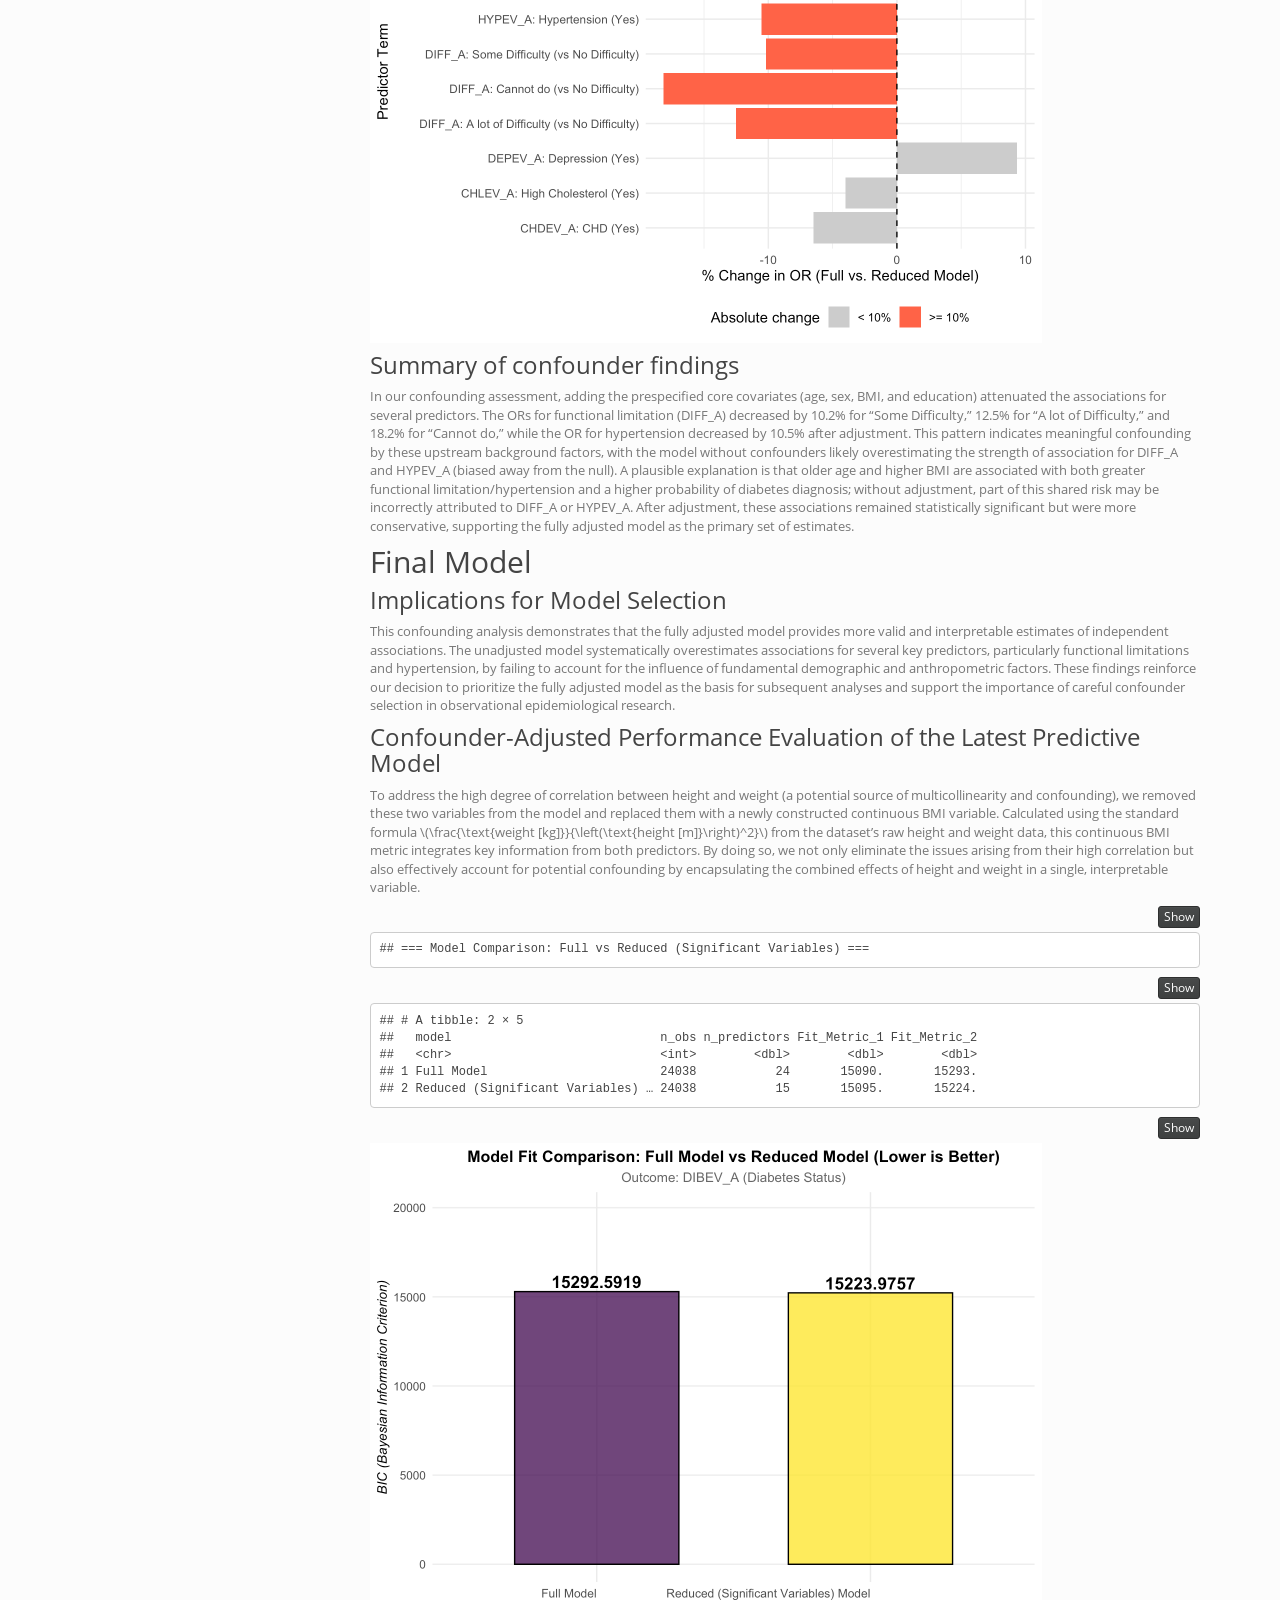
<file: report.html>
<!DOCTYPE html>

<html>

<head>

<meta charset="utf-8" />
<meta name="generator" content="pandoc" />
<meta http-equiv="X-UA-Compatible" content="IE=EDGE" />




<title>Report</title>

<script src="site_libs/header-attrs-2.29/header-attrs.js"></script>
<script src="site_libs/jquery-3.6.0/jquery-3.6.0.min.js"></script>
<meta name="viewport" content="width=device-width, initial-scale=1" />
<link href="site_libs/bootstrap-3.3.5/css/simplex.min.css" rel="stylesheet" />
<script src="site_libs/bootstrap-3.3.5/js/bootstrap.min.js"></script>
<script src="site_libs/bootstrap-3.3.5/shim/html5shiv.min.js"></script>
<script src="site_libs/bootstrap-3.3.5/shim/respond.min.js"></script>
<style>h1 {font-size: 34px;}
       h1.title {font-size: 38px;}
       h2 {font-size: 30px;}
       h3 {font-size: 24px;}
       h4 {font-size: 18px;}
       h5 {font-size: 16px;}
       h6 {font-size: 12px;}
       code {color: inherit; background-color: rgba(0, 0, 0, 0.04);}
       pre:not([class]) { background-color: white }</style>
<script src="site_libs/jqueryui-1.13.2/jquery-ui.min.js"></script>
<link href="site_libs/tocify-1.9.1/jquery.tocify.css" rel="stylesheet" />
<script src="site_libs/tocify-1.9.1/jquery.tocify.js"></script>
<script src="site_libs/navigation-1.1/tabsets.js"></script>
<script src="site_libs/navigation-1.1/codefolding.js"></script>
<link href="site_libs/highlightjs-9.12.0/default.css" rel="stylesheet" />
<script src="site_libs/highlightjs-9.12.0/highlight.js"></script>
<script src="site_libs/kePrint-0.0.1/kePrint.js"></script>
<link href="site_libs/lightable-0.0.1/lightable.css" rel="stylesheet" />
<link href="site_libs/font-awesome-6.5.2/css/all.min.css" rel="stylesheet" />
<link href="site_libs/font-awesome-6.5.2/css/v4-shims.min.css" rel="stylesheet" />

<style type="text/css">
  code{white-space: pre-wrap;}
  span.smallcaps{font-variant: small-caps;}
  span.underline{text-decoration: underline;}
  div.column{display: inline-block; vertical-align: top; width: 50%;}
  div.hanging-indent{margin-left: 1.5em; text-indent: -1.5em;}
  ul.task-list{list-style: none;}
    </style>

<style type="text/css">code{white-space: pre;}</style>
<script type="text/javascript">
if (window.hljs) {
  hljs.configure({languages: []});
  hljs.initHighlightingOnLoad();
  if (document.readyState && document.readyState === "complete") {
    window.setTimeout(function() { hljs.initHighlighting(); }, 0);
  }
}
</script>






<link rel="stylesheet" href="style.css" type="text/css" />



<style type = "text/css">
.main-container {
  max-width: 940px;
  margin-left: auto;
  margin-right: auto;
}
img {
  max-width:100%;
}
.tabbed-pane {
  padding-top: 12px;
}
.html-widget {
  margin-bottom: 20px;
}
button.code-folding-btn:focus {
  outline: none;
}
summary {
  display: list-item;
}
details > summary > p:only-child {
  display: inline;
}
pre code {
  padding: 0;
}
</style>


<style type="text/css">
.dropdown-submenu {
  position: relative;
}
.dropdown-submenu>.dropdown-menu {
  top: 0;
  left: 100%;
  margin-top: -6px;
  margin-left: -1px;
  border-radius: 0 6px 6px 6px;
}
.dropdown-submenu:hover>.dropdown-menu {
  display: block;
}
.dropdown-submenu>a:after {
  display: block;
  content: " ";
  float: right;
  width: 0;
  height: 0;
  border-color: transparent;
  border-style: solid;
  border-width: 5px 0 5px 5px;
  border-left-color: #cccccc;
  margin-top: 5px;
  margin-right: -10px;
}
.dropdown-submenu:hover>a:after {
  border-left-color: #adb5bd;
}
.dropdown-submenu.pull-left {
  float: none;
}
.dropdown-submenu.pull-left>.dropdown-menu {
  left: -100%;
  margin-left: 10px;
  border-radius: 6px 0 6px 6px;
}
</style>

<script type="text/javascript">
// manage active state of menu based on current page
$(document).ready(function () {
  // active menu anchor
  href = window.location.pathname
  href = href.substr(href.lastIndexOf('/') + 1)
  if (href === "")
    href = "index.html";
  var menuAnchor = $('a[href="' + href + '"]');

  // mark the anchor link active (and if it's in a dropdown, also mark that active)
  var dropdown = menuAnchor.closest('li.dropdown');
  if (window.bootstrap) { // Bootstrap 4+
    menuAnchor.addClass('active');
    dropdown.find('> .dropdown-toggle').addClass('active');
  } else { // Bootstrap 3
    menuAnchor.parent().addClass('active');
    dropdown.addClass('active');
  }

  // Navbar adjustments
  var navHeight = $(".navbar").first().height() + 15;
  var style = document.createElement('style');
  var pt = "padding-top: " + navHeight + "px; ";
  var mt = "margin-top: -" + navHeight + "px; ";
  var css = "";
  // offset scroll position for anchor links (for fixed navbar)
  for (var i = 1; i <= 6; i++) {
    css += ".section h" + i + "{ " + pt + mt + "}\n";
  }
  style.innerHTML = "body {" + pt + "padding-bottom: 40px; }\n" + css;
  document.head.appendChild(style);
});
</script>

<!-- tabsets -->

<style type="text/css">
.tabset-dropdown > .nav-tabs {
  display: inline-table;
  max-height: 500px;
  min-height: 44px;
  overflow-y: auto;
  border: 1px solid #ddd;
  border-radius: 4px;
}

.tabset-dropdown > .nav-tabs > li.active:before, .tabset-dropdown > .nav-tabs.nav-tabs-open:before {
  content: "\e259";
  font-family: 'Glyphicons Halflings';
  display: inline-block;
  padding: 10px;
  border-right: 1px solid #ddd;
}

.tabset-dropdown > .nav-tabs.nav-tabs-open > li.active:before {
  content: "\e258";
  font-family: 'Glyphicons Halflings';
  border: none;
}

.tabset-dropdown > .nav-tabs > li.active {
  display: block;
}

.tabset-dropdown > .nav-tabs > li > a,
.tabset-dropdown > .nav-tabs > li > a:focus,
.tabset-dropdown > .nav-tabs > li > a:hover {
  border: none;
  display: inline-block;
  border-radius: 4px;
  background-color: transparent;
}

.tabset-dropdown > .nav-tabs.nav-tabs-open > li {
  display: block;
  float: none;
}

.tabset-dropdown > .nav-tabs > li {
  display: none;
}
</style>

<!-- code folding -->
<style type="text/css">
.code-folding-btn { margin-bottom: 4px; }
</style>



<style type="text/css">

#TOC {
  margin: 25px 0px 20px 0px;
}
@media (max-width: 768px) {
#TOC {
  position: relative;
  width: 100%;
}
}

@media print {
.toc-content {
  /* see https://github.com/w3c/csswg-drafts/issues/4434 */
  float: right;
}
}

.toc-content {
  padding-left: 30px;
  padding-right: 40px;
}

div.main-container {
  max-width: 1200px;
}

div.tocify {
  width: 20%;
  max-width: 260px;
  max-height: 85%;
}

@media (min-width: 768px) and (max-width: 991px) {
  div.tocify {
    width: 25%;
  }
}

@media (max-width: 767px) {
  div.tocify {
    width: 100%;
    max-width: none;
  }
}

.tocify ul, .tocify li {
  line-height: 20px;
}

.tocify-subheader .tocify-item {
  font-size: 0.90em;
}

.tocify .list-group-item {
  border-radius: 0px;
}


</style>



</head>

<body>


<div class="container-fluid main-container">


<!-- setup 3col/9col grid for toc_float and main content  -->
<div class="row">
<div class="col-xs-12 col-sm-4 col-md-3">
<div id="TOC" class="tocify">
</div>
</div>

<div class="toc-content col-xs-12 col-sm-8 col-md-9">




<div class="navbar navbar-default  navbar-fixed-top" role="navigation">
  <div class="container">
    <div class="navbar-header">
      <button type="button" class="navbar-toggle collapsed" data-toggle="collapse" data-bs-toggle="collapse" data-target="#navbar" data-bs-target="#navbar">
        <span class="icon-bar"></span>
        <span class="icon-bar"></span>
        <span class="icon-bar"></span>
      </button>
      <a class="navbar-brand" href="index.html">Home</a>
    </div>
    <div id="navbar" class="navbar-collapse collapse">
      <ul class="nav navbar-nav">
        
      </ul>
      <ul class="nav navbar-nav navbar-right">
        <li>
  <a href="Overview.html">Overview</a>
</li>
<li>
  <a href="Proposal.html">Proposal</a>
</li>
<li>
  <a href="introduction.html">Introduction</a>
</li>
<li>
  <a href="data.html">Data Description</a>
</li>
<li>
  <a href="analysis.html">Analysis</a>
</li>
<li>
  <a href="report.html">Report</a>
</li>
<li>
  <a href="https://github.com/Yaxuan-Z111/p8105_final_project.github.io.git">
    <span class="fa fa-github fa-lg"></span>
     
  </a>
</li>
      </ul>
    </div><!--/.nav-collapse -->
  </div><!--/.container -->
</div><!--/.navbar -->

<div id="header">

<div class="btn-group pull-right float-right">
<button type="button" class="btn btn-default btn-xs btn-secondary btn-sm dropdown-toggle" data-toggle="dropdown" data-bs-toggle="dropdown" aria-haspopup="true" aria-expanded="false"><span>Code</span> <span class="caret"></span></button>
<ul class="dropdown-menu dropdown-menu-right" style="min-width: 50px;">
<li><a id="rmd-show-all-code" href="#">Show All Code</a></li>
<li><a id="rmd-hide-all-code" href="#">Hide All Code</a></li>
</ul>
</div>



<h1 class="title toc-ignore">Report</h1>

</div>


<pre class="r"><code>source(here(&quot;data&quot;, &quot;datacleaning.R&quot;))</code></pre>
<div id="title" class="section level1">
<h1>Title</h1>
<div
id="multivariable-logistic-analysis-of-type-ii-diabetes-risk-considering-demographic-mental-health-and-lifestyles"
class="section level2">
<h2>Multivariable Logistic Analysis of Type II Diabetes Risk Considering
Demographic, Mental Health and Lifestyles</h2>
</div>
</div>
<div id="group-members" class="section level1">
<h1>Group Members</h1>
<p>Yaxuan Zheng (yz5248)<br />
Yirou Hu (yh3964)<br />
Ruihan Ding (rd3227)<br />
Su Yan (sy3352)<br />
Jinyao Jiao (jj3564)</p>
</div>
<div id="introduction-and-motivation" class="section level1">
<h1>Introduction and Motivation</h1>
<div id="background" class="section level2">
<h2>Background</h2>
<p>In the 1970s, the World Health Organization (WHO) introduced the term
Non-Insulin Dependent Diabetes Mellitus (NIDDM) to differentiate forms
of diabetes based on therapeutic requirements and underlying
physiological mechanisms. This classification distinguished
insulin-dependent diabetes (now known as Type 1) from cases typically
managed without insulin. As scientific understanding evolved, it became
clear that NIDDM was characterized primarily by insulin resistance and
impaired β-cell function. Consequently, in the 1990s the terminology
shifted to Type 2 Diabetes (T2D), reflecting its biological rather than
treatment-based foundations [1]. Today, T2D accounts for over 90% of
diabetes cases globally, and its prevalence is projected to increase
from 460 million in 2017 to 693 million by 2045 [2]. The global burden
is particularly severe in low- and middle-income countries [1], and
disparities exist even within nations: Saeedi et al. [4] estimate a rise
in global diabetes prevalence from 9.3% in 2019 to 10.9% by 2045, with
substantial urban–rural differences. While the genetic basis of T2D is
well-documented [3], emerging evidence suggests that modifiable
postnatal exposures, including education, may play a direct role in
shaping T2D risk independent of BMI [5].</p>
</div>
<div id="current-gaps" class="section level2">
<h2>Current Gaps</h2>
<p>Despite extensive research, major knowledge gaps remain in
understanding how behavioral, psychosocial, socioeconomic, and chronic
disease–related factors interact to influence T2D development. Although
Yu et al. [16] identify diet and pollution as potential
contributors—possibly through epigenetic mechanisms—these biological
pathways remain insufficiently understood. Likewise, findings from the
EPIC-InterAct study indicate a 67% higher T2D risk among individuals
with lower educational attainment even after adjusting for lifestyle and
metabolic factors [17], yet the mechanisms beyond behavioral explanation
remain unclear. Existing literature also tends to overemphasize prenatal
and genetic determinants [2,11], while underexploring critical postnatal
influences such as mental health, daily behavior, socioeconomic context,
and environmental exposures. Additionally, mobility-related behaviors
such as travel remain poorly understood, with inconsistent evidence
regarding their contribution to metabolic health. Persistent geographic
and socioeconomic disparities further demonstrate that generalized
prevention strategies are inadequate for addressing the heterogeneity of
T2D burden [18].</p>
</div>
<div id="motivation" class="section level2">
<h2>Motivation</h2>
<p>Given the complex and multilayered determinants of T2D, there is a
pressing need for integrative research that simultaneously examines
lifestyle behaviors, mental health, socioeconomic circumstances, and
chronic comorbidities. Existing studies rarely analyze how these
determinants interact rather than operate independently, leaving
critical questions about their combined effects unanswered. With growing
evidence that modifiable exposures can meaningfully alter T2D risk—even
among genetically predisposed individuals—there is strong motivation to
develop more nuanced, context-sensitive prevention strategies. This
study aims to address these gaps by investigating the joint and
interactive contributions of behavioral, psychosocial, and socioeconomic
factors to T2D susceptibility, ultimately contributing toward more
precise, equitable, and evidence-based public health interventions.</p>
</div>
<div id="related-work" class="section level2">
<h2>Related work</h2>
<p>There has be extended research on Type II Diabetes in academic and
our work have been inspired by many of the excellent works. We have
taken into consideration the choice of variables to study by looking at
previous research works, some of them are:<br />
[1] Z. L. Teo, Y.-C. Tham, M. Yu, M. L. Chee, T. H. Rim, N. Cheung, M.
M.Bikbov, Y. X. Wang, Y. Tang, Y. Lu, I. Y. Wong, D. S. W. Ting, G. S.
W. Tan, J. B. Jonas, C. Sabanayagam, T. Y. Wong, and C.-Y. Cheng, Global
Prevalence of Diabetic Retinopathy and Projection of Burden through
2045: Systematic Review and Meta-analysis, Ophthalmology, 128 (2021),
pp. 1580–1591. Publisher: Elsevier.<br />
[2] N. H. Cho, J. E. Shaw, S. Karuranga, Y. Huang, J. D. d. R.
Fernandes, A. W. Ohlrogge, and B. Malanda, IDF Diabetes Atlas: Global
estimates of diabetes prevalence for 2017 and projections for 2045,
Diabetes Research and Clinical Practice, 138 (2018), pp. 271–281.
Publisher: Elsevier.<br />
[3] S. E. Kahn, M. E. Cooper, and S. D. Prato, Pathophysiology and
treatment of type 2 diabetes: perspectives on the past, present, and
future, 383, pp. 1068–1083. Publisher: Elsevier.<br />
[4] P. Saeedi, I. Petersohn, P. Salpea, B. Malanda, S. Karuranga, N.
Un-win, S. Colagiuri, L. Guariguata, A. A. Motala, K. Ogurtsova, J. E.
Shaw, D. Bright, and R. Williams, Global and regional diabetes
prevalence estimates for 2019 and projections for 2030 and 2045: Results
from the International Diabetes Federation Diabetes Atlas, 9th edition,
Diabetes Research and Clinical Practice, 157 (2019), p. 107843.<br />
[5] X. Zhang et al., Educational attainment and diabetes prevalence in
us adults, 2001–2020, JAMA Network Open, 7 (2024), p. e246599.<br />
[6] T. A. Khan, D. Field, V. Chen, S. Ahmad, S. B. Mejia, H. Kahleová,
D. Rahe-lić, J. Salas-Salvadó, L. A. Leiter, M. Uusitupa, C. W. C.
Kendall, and J. L.Sievenpiper, Combination of multiple low-risk
lifestyle behaviors and incident type 2 diabetes: A systematic review
and dose-response meta-analysis of prospective cohort studies, 46,
pp. 643–656.<br />
[7] W. C. Knowler, E. Barrett-Connor, S. E. Fowler, R. F. Hamman, J. M.
Lachin, E. A. Walker, D. M. Nathan, and Diabetes Prevention Program
Research Group, Reduction in the incidence of type 2 diabetes with
lifestyle intervention or metformin, The New England Journal of
Medicine, 346 (2002), pp. 393–403.<br />
[8] P. E. McBride, Triglycerides and risk for coronary heart disease,
JAMA, 298 (2007), pp. 336–338.<br />
[9] C. Willi, P. Bodenmann, W. A. Ghali, P. D. Faris, and J. Cornuz,
Active smoking and the risk of type 2 diabetesa systematic review and
meta-analysis, JAMA, 298 (2007), pp. 2654–2664.<br />
[10] P. Theofilou, Is there a relation between depression and anxiety to
clinical characteristics among patients with t2d in greece?, 20,
p. e060723218470.<br />
[11] C. Herder, J.-F. Fürstos, B. Nowotny, A. Begun, K. Strassburger, K.
Müssig, J. Szendroedi, A. Icks, and M. Roden, Associations between
inflammation-related biomarkers and depressive symptoms in individuals
with recently diagnosed type 1 and type 2 diabetes, Brain, Behavior, and
Immunity, 61 (2017), pp. 137–145.<br />
[12] M. de Jong, M. Woodward, and S. A. E. Peters, Diabetes, Glycated
Hemoglobin, and the Risk of Myocardial Infarction in Women and Men: A
Prospective Cohort Study of the UK Biobank, (2024).<br />
[13] O. Aoun, M. François, J.-P. Demoncheaux, and C. Rapp, Mind the
eye-squirter! an anthia sexmaculata sexmaculata-related necrotic burn,
Journal of Travel Medicine, 25 (2018), p. tay033.<br />
[14] E. S. Schellenberg, D. M. Dryden, B. Vandermeer, C. Ha, and C.
Korownyk, Lifestyle interventions for patients with and at risk for type
2 diabetes: a systematic review and meta-analysis, Annals of Internal
Medicine, 159 (2013), pp. 543–551.<br />
[15] K. Thomas and D. Gunnell, Suicide in england and wales 1861– 2007:
a time-trends analysis, International Journal of Epidemiology, 39
(2010), pp. 1464–1475.<br />
[16] S. Stringhini et al., Education and the risk of type 2 diabetes:
the epic-interact study, Diabetologia, 55 (2012), pp. 2930–2938.<br />
[17] L. Yu, W. Liu, Y. Zhang, Q. Tan, J. Song, L. Fan, X. You, M. Zhou,
B. Wang, and W. Chen, Styrene and ethylbenzene exposure and type 2
diabetes mellitus: A longitudinal gene– environment interaction study,
Eco-Environment &amp; Health, 3 (2024), pp. 452–457.<br />
[18] H. Kolb and S. Martin, Environmental/lifestyle factors in the
pathogenesis and prevention of type 2 diabetes, BMC Medicine, 15
(2017).</p>
</div>
</div>
<div id="initial-questions" class="section level1">
<h1>Initial questions</h1>
<p>Our study began by trying to answer: - How do modifiable behavioral,
psychosocial, socioeconomic, and medical factors interact to shape Type
2 Diabetes (T2D) risk in U.S. adults?</p>
<p>To further break it down, we aimed to investigate: - How do
behavioral factors (smoking, physical inactivity, mobility limitations)
contribute to T2D risk?</p>
<ul>
<li><p>How do psychosocial factors (depression, mental health, stress)
influence T2D susceptibility?</p></li>
<li><p>How does socioeconomic status (particularly education) influence
T2D susceptibility?</p></li>
<li><p>How do cardiometabolic comorbidities (hypertension, high
cholesterol, liver disease, coronary heart disease) influence T2D
susceptibility?</p></li>
</ul>
<p>As the project developed, the question also evolved in the process.
We shifted from examing individual risk factors in isolation to
understanding how they “collectively contribute” and “jointly shape”
diabetes susceptibility through interactions. There are also new
questions considered during the course of analysis. As we find variables
with high correlation, how do we deal with them in the model?</p>
</div>
<div id="data" class="section level1">
<h1>Data</h1>
<div id="source" class="section level2">
<h2>Source</h2>
<p>We use data from the 2024 National Health Interview Survey (NHIS), a
nationally representative, cross-sectional survey of the civilian
noninstitutionalized U.S. population conducted by the National Center
for Health Statistics (NCHS). T2D status, anxiety, depression, smoking,
and relevant demographic and clinical covariates are derived from the
publicly available NHIS sample adult-level files. We use the NHIS 2024
Adult Sample, which includes demographic variables, chronic disease
history, mental health indicators, lifestyle factors, and functional
limitations.</p>
</div>
<div id="scraping-method" class="section level2">
<h2>Scraping method</h2>
<p>Data are directly accessible through CDC database.</p>
</div>
<div id="data-cleaning" class="section level2">
<h2>Data cleaning</h2>
<p>The data-cleaning process began with importing the 2024 National
Health Interview Survey (NHIS) adult dataset from an Excel file. Given
that the raw dataset contained over 600 variables, the first step
involved systematically reducing dimensionality. Guided by prior
literature and the study’s conceptual framework, variables unrelated to
diabetes risk were removed, along with variables that exhibited
substantial missingness or lacked analytical relevance.</p>
<p>After this initial screening, we identified and retained a subset of
variables broadly supported by existing epidemiological research as
potential determinants of Type 2 Diabetes. These variables—which
included demographic factors, lifestyle behaviors, psychosocial
indicators, and comorbid health conditions—were extracted to form a
refined dataset that served as the foundation for subsequent
analysis.</p>
<p>Following variable selection, we performed targeted recoding and
cleaning steps, such as standardizing categorical responses, addressing
missing or invalid values, and ensuring consistency across health and
demographic variables. This curated dataset constitutes the final
analytic cohort used for exploratory analysis and multivariable
modeling.</p>
<p>These selected variables were then compiled into a new, streamlined
analytic dataset that served as the foundation for all subsequent
analyses： - Sex is converted to binary coding (1 for male, 0 for
female).</p>
<ul>
<li><p>The primary outcome variable, diabetes status (DIBEV_A), is
recoded from categorical responses to binary format (1 for yes, 0 for
no), with all undefined responses removed.</p></li>
<li><p>Walking difficulty (DIFF_A) is transformed into an ordinal scale
ranging from 0 to 3, representing increasing levels of
difficulty.</p></li>
<li><p>Education level (EDUCP_A) is collapsed into three broader
categories: less than high school (0), high school or some college (1),
and college degree or higher (2).</p></li>
<li><p>Life satisfaction and health status variables are dichotomized
into two meaningful groups each.</p></li>
<li><p>Multiple chronic disease indicators, including high cholesterol,
hypertension, liver disease, stroke, myocardial infarction, angina, and
coronary heart disease, are recoded to binary variables (1 for ever
diagnosed, 0 for never diagnosed).</p></li>
<li><p>The loneliness scale is reverse-coded to create an intuitive
ordering where higher values indicate greater loneliness (0-4
scale).</p></li>
<li><p>Smoking history, depression, and anxiety variables are converted
to binary indicators.</p></li>
</ul>
<p>Throughout the process, observations with “refused,” “don’t know,” or
“not ascertained” responses (typically coded as 7, 8, or 9) are
systematically filtered out to ensure data quality. Finally, the cleaned
dataset is subset to include only the 20 relevant variables needed for
subsequent analysis: sex, age, diabetes status, weight, height, walking
difficulty, education, life satisfaction, health status, the seven
chronic disease indicators, depression, anxiety, smoking history, and
loneliness.</p>
</div>
</div>
<div id="exploratory-analysis" class="section level1">
<h1>Exploratory analysis</h1>
<p>This analysis investigates factors associated with the likelihood of
diabetes diagnosis using data from the 2024 National Health Interview
Survey (NHIS), a nationally representative sample of adults. Our outcome
variable, DIBEV_A, is a binary indicator representing whether an
individual has been diagnosed with diabetes (0 = No diabetes, 1 =
Diabetes diagnosis). We employed a multivariable logistic regression
approach to examine the independent associations between diabetes and a
comprehensive set of demographic, lifestyle, physical health, and
chronic disease indicators.</p>
<div id="methodology" class="section level2">
<h2>Methodology</h2>
<p>To model the association between multiple predictors and the binary
diabetes outcome, we employed a generalized linear model (GLM) with a
binomial distribution and logit link. Logistic regression is appropriate
when modeling the probability of an event, ensuring that predicted
values remain within the interval <span
class="math inline">\([0,1]\)</span>.</p>
<p>The logistic regression model can be written as:</p>
<p><span class="math display">\[
\text{logit}\big(P(Y=1 \mid X)\big)
= \log \left( \frac{P(Y=1 \mid X)}{1 - P(Y=1 \mid X)} \right)
= \beta_0 + \sum_{j=1}^{p} \beta_j X_j ,
\]</span></p>
<p>where <span class="math inline">\(Y\)</span> is the binary outcome
and <span class="math inline">\(X_j\)</span> denotes the <span
class="math inline">\(j\)</span>-th predictor.</p>
<p>The fitted model in R takes the following form:</p>
<pre class="r"><code>glm(
  DIBEV_A ~ SEX_A + AGEP_A + BMI_A +
    DIFF_A + EDUCP_A + PHSTAT_A + CHLEV_A +
    HYPEV_A + LIVEREV_A + MIEV_A + CHDEV_A + DEPEV_A,
  data = df_model,
  family = binomial(link = &quot;logit&quot;)
)</code></pre>
<pre><code>## 
## Call:  glm(formula = DIBEV_A ~ SEX_A + AGEP_A + BMI_A + DIFF_A + EDUCP_A + 
##     PHSTAT_A + CHLEV_A + HYPEV_A + LIVEREV_A + MIEV_A + CHDEV_A + 
##     DEPEV_A, family = binomial(link = &quot;logit&quot;), data = df_model)
## 
## Coefficients:
## (Intercept)       SEX_A1       AGEP_A        BMI_A      DIFF_A1      DIFF_A2  
##   -4.247461     0.173317     0.013126     0.005248     0.276998     0.440600  
##     DIFF_A3     EDUCP_A1     EDUCP_A2    PHSTAT_A1     CHLEV_A1     HYPEV_A1  
##    0.301274    -0.083189    -0.340347     0.677723     0.788500     0.889397  
##  LIVEREV_A1      MIEV_A1     CHDEV_A1     DEPEV_A1  
##    0.660001     0.234057     0.250343     0.125960  
## 
## Degrees of Freedom: 24037 Total (i.e. Null);  24022 Residual
##   (1 observation deleted due to missingness)
## Null Deviance:       17650 
## Residual Deviance: 15060     AIC: 15090</code></pre>
</div>
<div id="correlation-analysis" class="section level2">
<h2>Correlation Analysis</h2>
<p>To better understand the relationships between the variables in our
dataset, we find the need to conduct a correlation analysis. The
original dataset was obtained from the 2024 NHIS (National Health
Interview Survey), which contains information on demographic
characteristics, health conditions, and behavioral factors for a
nationally representative sample of adults. The cleaned dataset included
variables such as age, sex, weight, height, and various health
indicators.</p>
<p><strong><em>Correlation analysis</em></strong> serves as a
preliminary step to identify variables that are linearly associated.
Understanding these relationships helps us: - Detect potential
multicollinearity before performing regression analyses or more complex
modeling. - Provide evidence-based justification for including or
excluding certain variables in our following statistical models.</p>
<p>We computed <strong><em>pairwise Pearson correlations</em></strong>
for all numeric variables. Correlations with an absolute value greater
than 0.3 are considered moderate or strong associations. Additionally,
diagonal elements (self-correlations) were excluded from interpretation,
and symmetric duplicates were removed to ensure clarity.</p>
<p>To understand <strong><em>Coefficient of determination</em></strong>
(<span class="math inline">\(R^2\)</span>), <span
class="math inline">\(R^2\)</span> represents the proportion of the
variance in one variable that is predictable from the other variable.
For our selected threshold of <span class="math inline">\(r =
0.3\)</span>: <span class="math display">\[R^2 = (0.3)^2 = 0.09\]</span>
This means that for two variables correlated at <span
class="math inline">\(r = 0.3\)</span>, 9% of the variation in one
variable is explained by the other variable.</p>
<pre class="r"><code>nhis24_df_fit_corr = nhis24_df_fit |&gt; 
  select(-BMI_A)

numeric_vars &lt;- nhis24_df_fit_corr[, sapply(nhis24_df_fit_corr, is.numeric)]

cor_matrix &lt;- cor(numeric_vars, use = &quot;pairwise.complete.obs&quot;)

cor_pt = as.data.frame(as.table(cor_matrix)) |&gt; 
  ggplot(aes(Var1, Var2, fill = Freq)) +
  geom_tile() +
  scale_fill_gradient2(
    low = &quot;blue&quot;, mid = &quot;white&quot;, high = &quot;red&quot;,
    midpoint = 0, 
    name = &quot;Correlation&quot;  
  ) +
  theme_minimal() +
  theme(
    axis.text.x = element_text(angle = 45, hjust = 1)
  )

cor_pt</code></pre>
<p><img src="report_files/figure-html/unnamed-chunk-4-1.png" width="672" /></p>
<div id="key-findings" class="section level3">
<h3>Key Findings:</h3>
<p>From our analysis, the following moderate-to-strong correlations were
observed:</p>
<pre class="r"><code># &gt; 0.03 in cor_matrix
# Convert correlation matrix to a data frame
cor_df &lt;- as.data.frame(as.table(cor_matrix))

# Rename columns
colnames(cor_df) &lt;- c(&quot;Var1&quot;, &quot;Var2&quot;, &quot;Correlation&quot;)
# Filter |correlation| &gt; 0.3 but exclude self-correlations
high_cor &lt;- cor_df |&gt; 
  filter(abs(Correlation) &gt; 0.3 &amp; Var1 != Var2)

# remove duplicate
high_cor_unique &lt;- high_cor |&gt;
  rowwise() |&gt;
  mutate(pair = paste(sort(c(Var1, Var2)), collapse = &quot;_&quot;)) |&gt;
  distinct(pair, .keep_all = TRUE) |&gt;
  select(-pair) |&gt; 
  arrange(desc(Correlation))

knitr::kable(high_cor_unique, caption = &quot;Variables with Correlation &gt; 0.3&quot;)</code></pre>
<table>
<caption>Variables with Correlation &gt; 0.3</caption>
<thead>
<tr class="header">
<th align="left">Var1</th>
<th align="left">Var2</th>
<th align="right">Correlation</th>
</tr>
</thead>
<tbody>
<tr class="odd">
<td align="left">HEIGHTTC_A</td>
<td align="left">WEIGHTLBTC_A</td>
<td align="right">0.7990500</td>
</tr>
<tr class="even">
<td align="left">ANXEV_A</td>
<td align="left">DEPEV_A</td>
<td align="right">0.5655414</td>
</tr>
<tr class="odd">
<td align="left">CHDEV_A</td>
<td align="left">MIEV_A</td>
<td align="right">0.4894397</td>
</tr>
<tr class="even">
<td align="left">PHSTAT_A</td>
<td align="left">DIFF_A</td>
<td align="right">0.4207704</td>
</tr>
<tr class="odd">
<td align="left">HYPEV_A</td>
<td align="left">AGEP_A</td>
<td align="right">0.3409029</td>
</tr>
<tr class="even">
<td align="left">HEIGHTTC_A</td>
<td align="left">SEX_A</td>
<td align="right">0.3166907</td>
</tr>
<tr class="odd">
<td align="left">DIFF_A</td>
<td align="left">AGEP_A</td>
<td align="right">0.3147700</td>
</tr>
<tr class="even">
<td align="left">HYPEV_A</td>
<td align="left">CHLEV_A</td>
<td align="right">0.3139274</td>
</tr>
<tr class="odd">
<td align="left">CHDEV_A</td>
<td align="left">ANGEV_A</td>
<td align="right">0.3124477</td>
</tr>
<tr class="even">
<td align="left">LONELY_A</td>
<td align="left">DEPEV_A</td>
<td align="right">0.3055309</td>
</tr>
</tbody>
</table>
<p>The strong correlation between height and weight (r = 0.799) raised
significant concerns about multicollinearity in subsequent regression
modeling. Multicollinearity can inflate standard errors, destabilize
coefficient estimates, and reduce the reliability of statistical
inference. Rather than including both highly correlated variables
separately, we adopted a strategic solution: we excluded height and
weight from the model and instead created a continuous BMI variable
using the standard formula (weight in kilograms divided by height in
meters squared).</p>
<p>As highlighted in the correlation analysis above, height and weight
exhibited a strong linear association, an observation that raised
concerns about potential multicollinearity in subsequent regression
modeling. Multicollinearity can distort coefficient estimates and reduce
model reliability, so we opted to exclude these two highly correlated
variables from the model. In their place, we introduced a continuous BMI
variable using the raw height and weight data. This replacement strategy
offers dual advantages: it eliminates the multicollinearity risk posed
by height and weight while integrating their combined biological
information into a single, interpretable metric, thereby adequately
addressing confounding from these two factors.</p>
</div>
</div>
<div id="model-specification" class="section level2">
<h2>Model Specification</h2>
<p>Below is the specification of the initial full logistic regression
model (prior to further variable selection):</p>
<p><span class="math display">\[
\text{Logit}(P(\text{DIBEV_A}=1)) =
\log\left(\frac{P(\text{DIBEV_A}=1)}{1-P(\text{DIBEV_A}=1)}\right) =
\beta_0 \\
+ \beta_1 \cdot \text{SEX_A} + \beta_2 \cdot \text{AGEP_A} + \beta_3
\cdot \text{BMI_A} + \beta_4 \cdot \text{DIFF_A} + \beta_5 \cdot
\text{EDUCP_A} \\
+ \beta_6 \cdot \text{LSATIS4_A} + \beta_7 \cdot \text{PHSTAT_A} +
\beta_8 \cdot \text{CHLEV_A} + \beta_9 \cdot \text{HYPEV_A} + \beta_{10}
\cdot \text{LIVEREV_A} \\
+ \beta_{11} \cdot \text{STREV_A} + \beta_{12} \cdot \text{MIEV_A} +
\beta_{13} \cdot \text{ANGEV_A} + \beta_{14} \cdot \text{CHDEV_A} +
\beta_{15} \cdot \text{DEPEV_A} \\
+ \beta_{16} \cdot \text{ANXEV_A} + \beta_{17} \cdot \text{SMKEV_A} +
\beta_{18} \cdot \text{LONELY_A}
\]</span></p>
</div>
<div id="build-model" class="section level2">
<h2>Build Model</h2>
<pre class="r"><code>df_model = 
  nhis24_df_fit |&gt;
  mutate(
    # Outcome: DIBEV_A
    DIBEV_A = factor(DIBEV_A, levels = c(0, 1)),
    
    # Covariates - Dichotomous/Ordinal/Categorical (MUST be factor)
    SEX_A = factor(SEX_A), # Assume 1/2 coding is acceptable
    DIFF_A = factor(DIFF_A), # Codes 0, 1, 2, 3
    EDUCP_A = factor(EDUCP_A), # Codes 0, 1, 2
    LSATIS4_A = factor(LSATIS4_A), # Codes 0, 1
    PHSTAT_A = factor(PHSTAT_A), # Codes 0, 1
    CHLEV_A = factor(CHLEV_A), # Codes 0, 1
    HYPEV_A = factor(HYPEV_A), # Codes 0, 1
    LIVEREV_A = factor(LIVEREV_A), # Codes 0, 1
    STREV_A = factor(STREV_A), # Codes 0, 1
    MIEV_A = factor(MIEV_A), # Codes 0, 1
    ANGEV_A = factor(ANGEV_A), # Codes 0, 1
    CHDEV_A = factor(CHDEV_A), # Codes 0, 1
    DEPEV_A = factor(DEPEV_A), # Codes 0, 1
    ANXEV_A = factor(ANXEV_A), # Codes 0, 1
    SMKEV_A = factor(SMKEV_A), # Codes 0, 1
    LONELY_A = factor(LONELY_A) # Codes 0, 1, 2, 3, 4
  ) </code></pre>
<pre class="r"><code>model_formula &lt;- DIBEV_A ~ SEX_A + AGEP_A + BMI_A +
                           DIFF_A + EDUCP_A + LSATIS4_A + PHSTAT_A + CHLEV_A + 
                           HYPEV_A + LIVEREV_A + STREV_A + MIEV_A + ANGEV_A + 
                           CHDEV_A + DEPEV_A + ANXEV_A + SMKEV_A + LONELY_A

glm_model &lt;- glm(
  model_formula, 
  data = df_model,
  family = binomial(link = &quot;logit&quot;)
)

summary(glm_model)</code></pre>
<pre><code>## 
## Call:
## glm(formula = model_formula, family = binomial(link = &quot;logit&quot;), 
##     data = df_model)
## 
## Coefficients:
##               Estimate Std. Error z value Pr(&gt;|z|)    
## (Intercept) -4.1895201  0.1324915 -31.621  &lt; 2e-16 ***
## SEX_A1       0.1917239  0.0447689   4.283 1.85e-05 ***
## AGEP_A       0.0127530  0.0018254   6.986 2.82e-12 ***
## BMI_A        0.0051571  0.0009111   5.660 1.51e-08 ***
## DIFF_A1      0.2813773  0.0541776   5.194 2.06e-07 ***
## DIFF_A2      0.4606117  0.0746588   6.170 6.85e-10 ***
## DIFF_A3      0.3195845  0.1342044   2.381 0.017250 *  
## EDUCP_A1    -0.0820763  0.0512390  -1.602 0.109192    
## EDUCP_A2    -0.3620747  0.0538520  -6.724 1.77e-11 ***
## LSATIS4_A1  -0.2192076  0.0957873  -2.288 0.022109 *  
## PHSTAT_A1    0.7040253  0.0524410  13.425  &lt; 2e-16 ***
## CHLEV_A1     0.7941920  0.0461775  17.199  &lt; 2e-16 ***
## HYPEV_A1     0.8915097  0.0501692  17.770  &lt; 2e-16 ***
## LIVEREV_A1   0.6731281  0.1321408   5.094 3.51e-07 ***
## STREV_A1     0.0656714  0.0811430   0.809 0.418326    
## MIEV_A1      0.2404945  0.0857083   2.806 0.005017 ** 
## ANGEV_A1     0.0134857  0.1104776   0.122 0.902845    
## CHDEV_A1     0.2481630  0.0716484   3.464 0.000533 ***
## DEPEV_A1     0.2078103  0.0632244   3.287 0.001013 ** 
## ANXEV_A1    -0.1115474  0.0654402  -1.705 0.088275 .  
## SMKEV_A1    -0.1302758  0.0444140  -2.933 0.003355 ** 
## LONELY_A1    0.0290775  0.0536861   0.542 0.588080    
## LONELY_A2    0.0496030  0.0565279   0.877 0.380217    
## LONELY_A3   -0.1566127  0.1373237  -1.140 0.254093    
## LONELY_A4    0.1331396  0.1214082   1.097 0.272804    
## ---
## Signif. codes:  0 &#39;***&#39; 0.001 &#39;**&#39; 0.01 &#39;*&#39; 0.05 &#39;.&#39; 0.1 &#39; &#39; 1
## 
## (Dispersion parameter for binomial family taken to be 1)
## 
##     Null deviance: 17654  on 24037  degrees of freedom
## Residual deviance: 15040  on 24013  degrees of freedom
##   (1 observation deleted due to missingness)
## AIC: 15090
## 
## Number of Fisher Scoring iterations: 5</code></pre>
</div>
<div id="visualization-and-model-diagnostics" class="section level2">
<h2>Visualization and Model Diagnostics</h2>
<div id="bar-chart-of-p-value" class="section level3">
<h3>Bar chart of P-value</h3>
<pre class="r"><code>glm_summary = summary(glm_model)

p_values_df = data.frame(
  Variable = rownames(glm_summary$coefficients),
  P_value = glm_summary$coefficients[, &quot;Pr(&gt;|z|)&quot;]
)

# Remove intercept
p_values_df = 
  p_values_df[p_values_df$Variable != &quot;(Intercept)&quot;, ]

P_value_hisg =
  p_values_df|&gt;
  ggplot(aes(x = reorder(Variable, P_value), y = P_value)) +
  geom_bar(
    stat = &quot;identity&quot;,
    fill = ifelse(p_values_df$P_value &lt; 0.05, &quot;red&quot;, &quot;skyblue&quot;)
  ) +
  geom_hline(yintercept = 0.05, linetype = &quot;dashed&quot;, color = &quot;black&quot;) +
  coord_flip() +
  scale_y_continuous(limits = c(0, 0.5)) +
  labs(
    title = &quot;P-values from Logistic Regression&quot;,
    x = &quot;Variables&quot;,
    y = &quot;P-value&quot;
  ) +
  theme_minimal()

P_value_hisg</code></pre>
<pre><code>## Warning: Removed 2 rows containing missing values or values outside the scale range
## (`geom_bar()`).</code></pre>
<p><img src="report_files/figure-html/unnamed-chunk-8-1.png" width="672" /></p>
</div>
<div id="model-results" class="section level3">
<h3>Model Results</h3>
<p>Tidy results.</p>
<pre class="r"><code>tidy_logit &lt;- function(model) {
  broom::tidy(model, conf.int = TRUE) |&gt;
    mutate(
      Beta     = estimate,
      OR       = exp(estimate),
      Lower_CI = exp(conf.low),
      Upper_CI = exp(conf.high),
      p.value  = format.pval(p.value, digits = 3, eps = 0.001)
    ) |&gt;
    select(term, Beta, OR, Lower_CI, Upper_CI, p.value)
}</code></pre>
<p>Clean up term names for presentation.</p>
<pre class="r"><code>clean_term_labels &lt;- function(df) {
  df |&gt;
    mutate(
      term = gsub(&quot;`&quot;, &quot;&quot;, term),
      Term = case_when(
        term == &quot;(Intercept)&quot; ~ &quot;Intercept&quot;,
        term == &quot;SEX_A2&quot; ~ &quot;SEX_A: Female (vs Male)&quot;,
        
        # Difficulty Walking (0: No Difficulty)
        term == &quot;DIFF_A1&quot; ~ &quot;DIFF_A: Some Difficulty (vs No Difficulty)&quot;,
        term == &quot;DIFF_A2&quot; ~ &quot;DIFF_A: A lot of Difficulty (vs No Difficulty)&quot;,
        term == &quot;DIFF_A3&quot; ~ &quot;DIFF_A: Cannot do (vs No Difficulty)&quot;,
        
        # Education (0: Low Education)
        term == &quot;EDUCP_A1&quot; ~ &quot;EDUCP_A: Medium Edu (vs Low Edu)&quot;,
        term == &quot;EDUCP_A2&quot; ~ &quot;EDUCP_A: High Edu (vs Low Edu)&quot;,
        
        # Life Satisfaction (0: Satisfied/Very Satisfied)
        term == &quot;LSATIS4_A1&quot; ~ &quot;LSATIS4_A: Dissatisfied (vs Satisfied)&quot;,
        
        # Health Status (0: Good/VGood/Excellent Health)
        term == &quot;PHSTAT_A1&quot; ~ &quot;PHSTAT_A: Fair/Poor Health (vs Good Health)&quot;,
        
        # Loneliness (0: Never Lonely)
        term == &quot;LONELY_A1&quot; ~ &quot;LONELY_A: Rarely Lonely (vs Never Lonely)&quot;,
        term == &quot;LONELY_A2&quot; ~ &quot;LONELY_A: Sometimes Lonely (vs Never Lonely)&quot;,
        term == &quot;LONELY_A3&quot; ~ &quot;LONELY_A: Usually Lonely (vs Never Lonely)&quot;,
        term == &quot;LONELY_A4&quot; ~ &quot;LONELY_A: Always Lonely (vs Never Lonely)&quot;,
        
        # Chronic Dichotomous Conditions (1: Yes vs 0: No)
        term == &quot;CHLEV_A1&quot; ~ &quot;CHLEV_A: High Cholesterol (Yes)&quot;,
        term == &quot;HYPEV_A1&quot; ~ &quot;HYPEV_A: Hypertension (Yes)&quot;,
        term == &quot;LIVEREV_A1&quot; ~ &quot;LIVEREV_A: Liver Disease (Yes)&quot;,
        term == &quot;STREV_A1&quot; ~ &quot;STREV_A: Stroke (Yes)&quot;,
        term == &quot;MIEV_A1&quot; ~ &quot;MIEV_A: Myocardial Infarction (Yes)&quot;,
        term == &quot;ANGEV_A1&quot; ~ &quot;ANGEV_A: Angina (Yes)&quot;,
        term == &quot;CHDEV_A1&quot; ~ &quot;CHDEV_A: CHD (Yes)&quot;,
        term == &quot;DEPEV_A1&quot; ~ &quot;DEPEV_A: Depression (Yes)&quot;,
        term == &quot;ANXEV_A1&quot; ~ &quot;ANXEV_A: Anxiety (Yes)&quot;,
        term == &quot;SMKEV_A1&quot; ~ &quot;SMKEV_A: Smoker (Yes)&quot;,
        
        # Continuous Variables
        term == &quot;AGEP_A&quot; ~ &quot;AGEP_A (Per Year)&quot;,
        term == &quot;WEIGHTLBTC_A&quot; ~ &quot;WEIGHTLBTC_A (Per lb)&quot;,
        term == &quot;HEIGHTTC_A&quot; ~ &quot;HEIGHTTC_A (Per unit)&quot;,
        
        TRUE ~ term
      )
    ) |&gt;
    select(Term, Beta, OR, Lower_CI, Upper_CI, p.value)
}</code></pre>
<p>Generate kable table.</p>
<pre class="r"><code>format_logit_table &lt;- function(df,
                               caption,
                               footnote_text = &quot;Reference Outcome: No Diabetes (DIBEV_A = 0).&quot;) {
  df |&gt;
    dplyr::mutate(
      OR_CI = paste0(
        round(OR, 3), &quot; (&quot;,
        round(Lower_CI, 3), &quot; - &quot;,
        round(Upper_CI, 3), &quot;)&quot;
      ),
      Beta = round(Beta, 4)
    ) |&gt;
    dplyr::select(Term, Beta, OR_CI, p.value) |&gt;
    knitr::kable(
      caption   = caption,
      col.names = c(&quot;Predictor Term&quot;, &quot;Coefficient (Beta)&quot;, &quot;Adjusted OR (95% CI)&quot;, &quot;P-value&quot;),
      align     = c(&quot;l&quot;, &quot;r&quot;, &quot;r&quot;, &quot;r&quot;),
      booktabs  = TRUE
    ) |&gt;
    kableExtra::kable_styling(
      full_width    = TRUE,
      position      = &quot;left&quot;,
      latex_options = &quot;hold_position&quot;
    ) |&gt;
    kableExtra::add_header_above(c(&quot; &quot; = 2, &quot;Odds Ratio&quot; = 1, &quot; &quot; = 1)) |&gt;
    kableExtra::footnote(
      general        = footnote_text,
      threeparttable = TRUE
    )
}</code></pre>
<pre class="r"><code>model_results_tidy = 
  glm_model |&gt;
  tidy_logit() |&gt;
  clean_term_labels()

model_results_tidy |&gt; 
  format_logit_table(
    caption = &quot;Multivariable Logistic Regression of Diabetes Diagnosis (Adjusted Odds Ratios)&quot;
  )</code></pre>
<table class="table" style="border-bottom: 0;">
<caption>
Multivariable Logistic Regression of Diabetes Diagnosis (Adjusted Odds
Ratios)
</caption>
<thead>
<tr>
<th style="empty-cells: hide;border-bottom:hidden;" colspan="2">
</th>
<th style="border-bottom:hidden;padding-bottom:0; padding-left:3px;padding-right:3px;text-align: center; " colspan="1">
<div style="border-bottom: 1px solid #ddd; padding-bottom: 5px; ">
Odds Ratio
</div>
</th>
<th style="empty-cells: hide;border-bottom:hidden;" colspan="1">
</th>
</tr>
<tr>
<th style="text-align:left;">
Predictor Term
</th>
<th style="text-align:right;">
Coefficient (Beta)
</th>
<th style="text-align:right;">
Adjusted OR (95% CI)
</th>
<th style="text-align:right;">
P-value
</th>
</tr>
</thead>
<tbody>
<tr>
<td style="text-align:left;">
Intercept
</td>
<td style="text-align:right;">
-4.1895
</td>
<td style="text-align:right;">
0.015 (0.012 - 0.02)
</td>
<td style="text-align:right;">
&lt; 0.001
</td>
</tr>
<tr>
<td style="text-align:left;">
SEX_A1
</td>
<td style="text-align:right;">
0.1917
</td>
<td style="text-align:right;">
1.211 (1.11 - 1.322)
</td>
<td style="text-align:right;">
&lt; 0.001
</td>
</tr>
<tr>
<td style="text-align:left;">
AGEP_A (Per Year)
</td>
<td style="text-align:right;">
0.0128
</td>
<td style="text-align:right;">
1.013 (1.009 - 1.016)
</td>
<td style="text-align:right;">
&lt; 0.001
</td>
</tr>
<tr>
<td style="text-align:left;">
BMI_A
</td>
<td style="text-align:right;">
0.0052
</td>
<td style="text-align:right;">
1.005 (1.003 - 1.007)
</td>
<td style="text-align:right;">
&lt; 0.001
</td>
</tr>
<tr>
<td style="text-align:left;">
DIFF_A: Some Difficulty (vs No Difficulty)
</td>
<td style="text-align:right;">
0.2814
</td>
<td style="text-align:right;">
1.325 (1.191 - 1.473)
</td>
<td style="text-align:right;">
&lt; 0.001
</td>
</tr>
<tr>
<td style="text-align:left;">
DIFF_A: A lot of Difficulty (vs No Difficulty)
</td>
<td style="text-align:right;">
0.4606
</td>
<td style="text-align:right;">
1.585 (1.368 - 1.834)
</td>
<td style="text-align:right;">
&lt; 0.001
</td>
</tr>
<tr>
<td style="text-align:left;">
DIFF_A: Cannot do (vs No Difficulty)
</td>
<td style="text-align:right;">
0.3196
</td>
<td style="text-align:right;">
1.377 (1.054 - 1.785)
</td>
<td style="text-align:right;">
0.01725
</td>
</tr>
<tr>
<td style="text-align:left;">
EDUCP_A: Medium Edu (vs Low Edu)
</td>
<td style="text-align:right;">
-0.0821
</td>
<td style="text-align:right;">
0.921 (0.833 - 1.018)
</td>
<td style="text-align:right;">
0.10919
</td>
</tr>
<tr>
<td style="text-align:left;">
EDUCP_A: High Edu (vs Low Edu)
</td>
<td style="text-align:right;">
-0.3621
</td>
<td style="text-align:right;">
0.696 (0.626 - 0.774)
</td>
<td style="text-align:right;">
&lt; 0.001
</td>
</tr>
<tr>
<td style="text-align:left;">
LSATIS4_A: Dissatisfied (vs Satisfied)
</td>
<td style="text-align:right;">
-0.2192
</td>
<td style="text-align:right;">
0.803 (0.664 - 0.967)
</td>
<td style="text-align:right;">
0.02211
</td>
</tr>
<tr>
<td style="text-align:left;">
PHSTAT_A: Fair/Poor Health (vs Good Health)
</td>
<td style="text-align:right;">
0.7040
</td>
<td style="text-align:right;">
2.022 (1.824 - 2.24)
</td>
<td style="text-align:right;">
&lt; 0.001
</td>
</tr>
<tr>
<td style="text-align:left;">
CHLEV_A: High Cholesterol (Yes)
</td>
<td style="text-align:right;">
0.7942
</td>
<td style="text-align:right;">
2.213 (2.022 - 2.423)
</td>
<td style="text-align:right;">
&lt; 0.001
</td>
</tr>
<tr>
<td style="text-align:left;">
HYPEV_A: Hypertension (Yes)
</td>
<td style="text-align:right;">
0.8915
</td>
<td style="text-align:right;">
2.439 (2.211 - 2.692)
</td>
<td style="text-align:right;">
&lt; 0.001
</td>
</tr>
<tr>
<td style="text-align:left;">
LIVEREV_A: Liver Disease (Yes)
</td>
<td style="text-align:right;">
0.6731
</td>
<td style="text-align:right;">
1.96 (1.509 - 2.534)
</td>
<td style="text-align:right;">
&lt; 0.001
</td>
</tr>
<tr>
<td style="text-align:left;">
STREV_A: Stroke (Yes)
</td>
<td style="text-align:right;">
0.0657
</td>
<td style="text-align:right;">
1.068 (0.91 - 1.25)
</td>
<td style="text-align:right;">
0.41833
</td>
</tr>
<tr>
<td style="text-align:left;">
MIEV_A: Myocardial Infarction (Yes)
</td>
<td style="text-align:right;">
0.2405
</td>
<td style="text-align:right;">
1.272 (1.074 - 1.503)
</td>
<td style="text-align:right;">
0.00502
</td>
</tr>
<tr>
<td style="text-align:left;">
ANGEV_A: Angina (Yes)
</td>
<td style="text-align:right;">
0.0135
</td>
<td style="text-align:right;">
1.014 (0.815 - 1.256)
</td>
<td style="text-align:right;">
0.90285
</td>
</tr>
<tr>
<td style="text-align:left;">
CHDEV_A: CHD (Yes)
</td>
<td style="text-align:right;">
0.2482
</td>
<td style="text-align:right;">
1.282 (1.113 - 1.474)
</td>
<td style="text-align:right;">
&lt; 0.001
</td>
</tr>
<tr>
<td style="text-align:left;">
DEPEV_A: Depression (Yes)
</td>
<td style="text-align:right;">
0.2078
</td>
<td style="text-align:right;">
1.231 (1.087 - 1.393)
</td>
<td style="text-align:right;">
0.00101
</td>
</tr>
<tr>
<td style="text-align:left;">
ANXEV_A: Anxiety (Yes)
</td>
<td style="text-align:right;">
-0.1115
</td>
<td style="text-align:right;">
0.894 (0.786 - 1.016)
</td>
<td style="text-align:right;">
0.08827
</td>
</tr>
<tr>
<td style="text-align:left;">
SMKEV_A: Smoker (Yes)
</td>
<td style="text-align:right;">
-0.1303
</td>
<td style="text-align:right;">
0.878 (0.805 - 0.958)
</td>
<td style="text-align:right;">
0.00335
</td>
</tr>
<tr>
<td style="text-align:left;">
LONELY_A: Rarely Lonely (vs Never Lonely)
</td>
<td style="text-align:right;">
0.0291
</td>
<td style="text-align:right;">
1.03 (0.926 - 1.143)
</td>
<td style="text-align:right;">
0.58808
</td>
</tr>
<tr>
<td style="text-align:left;">
LONELY_A: Sometimes Lonely (vs Never Lonely)
</td>
<td style="text-align:right;">
0.0496
</td>
<td style="text-align:right;">
1.051 (0.94 - 1.174)
</td>
<td style="text-align:right;">
0.38022
</td>
</tr>
<tr>
<td style="text-align:left;">
LONELY_A: Usually Lonely (vs Never Lonely)
</td>
<td style="text-align:right;">
-0.1566
</td>
<td style="text-align:right;">
0.855 (0.65 - 1.113)
</td>
<td style="text-align:right;">
0.25409
</td>
</tr>
<tr>
<td style="text-align:left;">
LONELY_A: Always Lonely (vs Never Lonely)
</td>
<td style="text-align:right;">
0.1331
</td>
<td style="text-align:right;">
1.142 (0.897 - 1.445)
</td>
<td style="text-align:right;">
0.27280
</td>
</tr>
</tbody>
<tfoot>
<tr>
<td style="padding: 0; " colspan="100%">
<span style="font-style: italic;">Note: </span>
</td>
</tr>
<tr>
<td style="padding: 0; " colspan="100%">
<sup></sup> Reference Outcome: No Diabetes (DIBEV_A = 0).
</td>
</tr>
</tfoot>
</table>
</div>
<div id="forest-results" class="section level3">
<h3>Forest Results</h3>
<p>First of all, we filter out terms that are very close to 1 with wide
CIs and non-significant to reduce clutter. Secondly, we order the terms
for better visualization, e.g., by OR value.</p>
<pre class="r"><code>forest_data = 
  model_results_tidy |&gt;
  filter(Term != &quot;Intercept&quot;) |&gt;
  mutate(Term = fct_reorder(Term, OR, .desc = TRUE)) 

forest_plots = 
ggplot(forest_data, aes(x = OR, y = Term)) +
  geom_vline(xintercept = 1, linetype = &quot;dashed&quot;, color = &quot;red&quot;) +
  geom_pointrange(aes(xmin = Lower_CI, xmax = Upper_CI), size = 0.3) +
  scale_x_log10(breaks = c(0.1, 0.2, 0.5, 1, 2, 5, 10),
                labels = c(&quot;0.1&quot;, &quot;0.2&quot;, &quot;0.5&quot;, &quot;1&quot;, &quot;2&quot;, &quot;5&quot;, &quot;10&quot;)) + 
  labs(
    title = &quot;Forest Plot of Adjusted Odds Ratios for Diabetes Diagnosis&quot;,
    x = &quot;Adjusted Odds Ratio (log scale)&quot;,
    y = &quot;Predictor Term&quot;
  ) +
  theme_minimal() +
  theme(
    plot.title = element_text(hjust = 0.5, face = &quot;bold&quot;),
    axis.text.y = element_text(size = 9, face = &quot;bold&quot;),
    axis.title.x = element_text(size = 10, face = &quot;bold&quot;),
    axis.title.y = element_text(size = 10, face = &quot;bold&quot;),
    panel.grid.minor.x = element_blank() # Remove minor grid lines on x-axis
  )

print(forest_plots)</code></pre>
<p><img src="report_files/figure-html/unnamed-chunk-13-1.png" width="672" /></p>
<p>This forest plot displays adjusted odds ratios (ORs) for diabetes
diagnosis, where the y-axis lists predictors (with reference groups in
parentheses), and the x-axis (log scale) shows ORs (dashed red line at
OR=1, no association). Based on the plots, we used the 95% confidence
interval (CI) exclusion of 1 as the measure of statistical significance,
several variables demonstrated a significant independent association
with a diabetes diagnosis. Predictors with OR &lt; 1 and 95% CIs not
crossing 1 (e.g., height, higher education, lower loneliness, smoking,
anxiety) are linked to lower diabetes risk; those with OR &gt; 1 and
significant CIs (e.g., liver disease, fair/poor health, high
cholesterol, hypertension) increase risk; and factors like stroke
history, severe mobility difficulty, and some loneliness categories have
CIs crossing 1, showing no significant association.</p>
</div>
<div id="interpretation-of-model-coefficients" class="section level3">
<h3>Interpretation of Model Coefficients</h3>
<p>Below is the interpretation of the logistic regression output, with
each variable summarized under its own subsection.</p>
<hr />
<div id="sex" class="section level4">
<h4>Sex</h4>
<div id="male-vs-female" class="section level5">
<h5>Male vs Female</h5>
<ul>
<li>Coefficient β = –0.4402<br />
</li>
<li>OR = 1.211 (95% CI:1.11 - 1.322), <em>p</em> &lt; 0.001</li>
</ul>
<p>Males had significantly lower odds of diabetes compared with females
after adjusting for all covariates.</p>
<hr />
</div>
</div>
<div id="age" class="section level4">
<h4>Age</h4>
<div id="continuous-per-year-increase" class="section level5">
<h5>Continuous (per year increase)</h5>
<ul>
<li>OR =1.013(95% CI:1.009 - 1.016), <em>p</em>= 0.00335</li>
</ul>
<p>Older age was a small but statistically significant risk factor for
diabetes.</p>
<hr />
</div>
</div>
<div id="smoking" class="section level4">
<h4>Smoking</h4>
<div id="smoker-vs-non-smoker" class="section level5">
<h5>Smoker vs Non-Smoker</h5>
<ul>
<li>OR = 0.878 (95% CI: 0.805 - 0.958), <em>p</em> = 0.0534</li>
</ul>
<p>Smoking showed a borderline non-significant inverse
association.<br />
There is no strong evidence of an association between smoking and
diabetes in this adjusted model.</p>
<hr />
</div>
</div>
<div id="loneliness" class="section level4">
<h4>Loneliness</h4>
<p>Compared with the “Never Lonely” reference group:</p>
<ul>
<li>Rarely lonely: OR = 1.03 (0.926 - 1.143), <em>p</em> = 0.58808<br />
</li>
<li>Sometimes lonely: OR = 1.051 (0.94 - 1.174), <em>p</em> =
0.38022<br />
</li>
<li>Usually lonely: OR = 0.855 (0.65 - 1.113), <em>p</em> =
0.25409<br />
</li>
<li>Always lonely: OR = 1.142 (0.897 - 1.445), <em>p</em> = 0.27280</li>
</ul>
<p>None of the loneliness categories were statistically
significant.<br />
Loneliness does not appear to be independently associated with diabetes
risk.</p>
<hr />
</div>
<div id="education" class="section level4">
<h4>Education</h4>
<div id="medium-education-vs-low-education" class="section level5">
<h5>Medium Education vs Low Education</h5>
<ul>
<li>OR = 0.921 (0.833 - 1.018), <em>p</em> = 0.10919</li>
</ul>
</div>
<div id="high-education-vs-low-education" class="section level5">
<h5>High Education vs Low Education</h5>
<ul>
<li>OR = 0.696 (0.626 - 0.774), <em>p</em> &lt; 0.001</li>
</ul>
<p>Higher education was protective.<br />
Those with high education had markedly lower odds of diabetes.</p>
<hr />
</div>
</div>
<div id="bmi" class="section level4">
<h4>BMI</h4>
<ul>
<li>OR=1.005 (95% CI:1.003 - 1.007), <em>p</em> &lt; 0.001 BMI
demonstrated a strong dose-response relationship, with obesity being the
strongest risk factor in the model. Furthermore, we derived a new
continuous BMI variable using the standard BMI formula (weight in
kilograms divided by height in meters squared) from the dataset’s height
and weight measurements. This continuous transformation integrates
information on both height and weight, thereby helping to account for
potential confounding by these two variables. And this is virified as
very significant.</li>
</ul>
<hr />
</div>
<div id="difficulty-walking-mobility" class="section level4">
<h4>Difficulty Walking (Mobility)</h4>
<p>Reference = No difficulty</p>
<ul>
<li>Some difficulty: OR = 1.325 (1.191 - 1.473), <em>p</em> = &lt;
0.001<br />
</li>
<li>A lot of difficulty: OR = 1.585 (1.368 - 1.834), <em>p</em> &lt;
0.001<br />
</li>
<li>Cannot do at all: OR = 1.377 (1.054 - 1.785), <em>p</em> =
0.01725</li>
</ul>
<p>Greater mobility limitations were associated with higher odds of
diabetes.</p>
<hr />
</div>
<div id="life-satisfaction-dissatisfied-vs-satisfied"
class="section level4">
<h4>Life Satisfaction Dissatisfied vs satisfied:</h4>
<ul>
<li>OR = 0.803 (0.664 - 0.967), <em>p</em> = 0.2083 → Not
significant</li>
</ul>
<hr />
</div>
<div id="general-health-status" class="section level4">
<h4>General Health Status</h4>
<div id="fairpoor-vs-goodvery-goodexcellent" class="section level5">
<h5>Fair/Poor vs Good/Very Good/Excellent</h5>
<ul>
<li>OR = 2.022 (1.824 - 2.24), <em>p</em> &lt; 0.001</li>
</ul>
<p>Poor health was a strong predictor of diabetes.</p>
<hr />
</div>
</div>
<div id="high-cholesterol" class="section level4">
<h4>High Cholesterol</h4>
<ul>
<li>OR = 2.213 (2.022 - 2.423), <em>p</em> &lt; 0.001</li>
</ul>
<p>A strong and significant association.</p>
<hr />
</div>
<div id="hypertension" class="section level4">
<h4>Hypertension</h4>
<ul>
<li>OR = 2.439 (2.211 - 2.692), <em>p</em> &lt; 0.001</li>
</ul>
<p>Hypertension was one of the largest predictors, more than doubling
the odds of diabetes.</p>
<hr />
</div>
<div id="liver-disease" class="section level4">
<h4>Liver Disease</h4>
<ul>
<li>OR = 1.96 (1.509 - 2.534), <em>p</em> &lt; 0.001</li>
</ul>
<p>Individuals with liver disease had nearly double the odds of
diabetes.</p>
<hr />
</div>
<div id="stroke" class="section level4">
<h4>Stroke</h4>
<ul>
<li>OR = 1.068 (0.91 - 1.25), <em>p</em> = 0.41833</li>
</ul>
<p>Not statistically significant.</p>
<hr />
</div>
<div id="myocardial-infarction" class="section level4">
<h4>Myocardial Infarction</h4>
<ul>
<li>OR = 1.272 (1.074 - 1.503), <em>p</em> = 0.00502</li>
</ul>
<p>History of myocardial infarction was positively associated with
diabetes.</p>
<hr />
</div>
<div id="angina" class="section level4">
<h4>Angina</h4>
<ul>
<li>OR = 1.014 (0.815 - 1.256), <em>p</em> = 0.90285</li>
</ul>
<p>Almost No association.</p>
<hr />
</div>
<div id="coronary-heart-disease-chd" class="section level4">
<h4>Coronary Heart Disease (CHD)</h4>
<ul>
<li>OR = 1.282 (1.113 - 1.474), <em>p</em> = &lt; 0.001</li>
</ul>
<p>CHD was a significant predictor of diabetes.</p>
<hr />
</div>
<div id="depression" class="section level4">
<h4>Depression</h4>
<ul>
<li>OR = 1.231 (1.087 - 1.393), <em>p</em> = 0.00101</li>
</ul>
<p>Depression was significantly associated with increased diabetes
odds.</p>
<hr />
</div>
<div id="anxiety" class="section level4">
<h4>Anxiety</h4>
<ul>
<li>OR = 0.894 (0.786 - 1.016), <em>p</em> = 0.08827</li>
</ul>
<p>Anxiety was not significantly related to diabetes.</p>
<hr />
</div>
</div>
<div id="summary-of-findings" class="section level3">
<h3>Summary of Findings</h3>
<p>This comprehensive exploratory analysis identified multiple strong
and independent predictors of diabetes diagnosis using multivariable
logistic regression. The analysis proceeded systematically: we began
with correlation analysis to understand variable relationships and
identify multicollinearity concerns, addressed the height-weight
collinearity by creating a continuous BMI variable, and then estimated a
fully adjusted logistic regression model.<br />
Our findings highlight the multifactorial nature of diabetes, involving
biological, behavioral, and socioeconomic determinants. The strongest
risk factors included hypertension, high cholesterol, liver disease,
fair/poor self-rated health, and mobility limitations, each more than
doubling or substantially increasing diabetes odds. BMI showed a clear
dose-response relationship, while depression emerged as a significant
psychosocial risk factor. Higher education demonstrated a robust
protective effect, likely operating through multiple pathways.<br />
Notably, several variables showed no significant independent
associations after adjustment for other factors, including stroke
history, angina, anxiety, loneliness, and life satisfaction. The
paradoxical inverse association with smoking requires cautious
interpretation and further investigation.</p>
</div>
</div>
</div>
<div id="additional-analyses" class="section level1">
<h1>Additional analyses</h1>
<div id="confounders" class="section level2">
<h2>Confounders</h2>
<div id="rationale-for-adjust-for-confounders" class="section level3">
<h3>Rationale for Adjust for confounders</h3>
<p>To produce valid and interpretable estimates of diabetes risk
factors, we prespecified a set of core confounders that represent
fundamental upstream characteristics known to influence multiple health
domains.<br />
We identified age, sex, BMI, and education as essential confounders
because these variables are:<br />
1.<strong><em>Strongly associated with diabetes risk</em></strong>: Each
has well-established independent associations with diabetes prevalence
and incidence 2.<strong><em>Associated with our exposures of
interest</em></strong>: These background characteristics influence the
likelihood of developing conditions like hypertension, experiencing
functional limitations, and having comorbid chronic diseases
3.<strong><em>Upstream determinants</em></strong>: As broad demographic
and socioeconomic factors, they occur temporally prior to many of the
health conditions we examine, making them plausible common causes of
both exposures and outcomes.<br />
By adjusting for these core confounders, we aim to isolate the
independent associations between specific health conditions (such as
hypertension, functional limitations, and depression) and diabetes
diagnosis, reducing bias and improving the interpretability of our
estimated associations.</p>
</div>
<div id="build-model-without-confounders." class="section level3">
<h3>Build model without confounders.</h3>
<pre class="r"><code>model_formula_conf = DIBEV_A ~ SEX_A + AGEP_A + BMI_A +
              DIFF_A + EDUCP_A + PHSTAT_A + CHLEV_A + HYPEV_A +
              LIVEREV_A + MIEV_A + CHDEV_A + DEPEV_A

model_formula_noconf = DIBEV_A ~ DIFF_A + PHSTAT_A + CHLEV_A + HYPEV_A +
              LIVEREV_A + MIEV_A + CHDEV_A + DEPEV_A

glm_model_noconf = glm(
  model_formula_noconf, 
  data = df_model,
  family = binomial(link = &quot;logit&quot;)
)

glm_model_conf = glm(
  model_formula_conf, 
  data = df_model,
  family = binomial(link = &quot;logit&quot;)
)

summary(glm_model_noconf)</code></pre>
<pre><code>## 
## Call:
## glm(formula = model_formula_noconf, family = binomial(link = &quot;logit&quot;), 
##     data = df_model)
## 
## Coefficients:
##             Estimate Std. Error z value Pr(&gt;|z|)    
## (Intercept) -3.42139    0.04617 -74.097  &lt; 2e-16 ***
## DIFF_A1      0.38422    0.05209   7.376 1.63e-13 ***
## DIFF_A2      0.57433    0.07189   7.989 1.36e-15 ***
## DIFF_A3      0.50174    0.13107   3.828 0.000129 ***
## PHSTAT_A1    0.70896    0.05068  13.988  &lt; 2e-16 ***
## CHLEV_A1     0.82945    0.04554  18.214  &lt; 2e-16 ***
## HYPEV_A1     1.00054    0.04896  20.436  &lt; 2e-16 ***
## LIVEREV_A1   0.64248    0.13167   4.880 1.06e-06 ***
## MIEV_A1      0.28495    0.08464   3.367 0.000761 ***
## CHDEV_A1     0.31726    0.06936   4.574 4.78e-06 ***
## DEPEV_A1     0.03665    0.05148   0.712 0.476527    
## ---
## Signif. codes:  0 &#39;***&#39; 0.001 &#39;**&#39; 0.01 &#39;*&#39; 0.05 &#39;.&#39; 0.1 &#39; &#39; 1
## 
## (Dispersion parameter for binomial family taken to be 1)
## 
##     Null deviance: 17654  on 24038  degrees of freedom
## Residual deviance: 15194  on 24028  degrees of freedom
## AIC: 15216
## 
## Number of Fisher Scoring iterations: 5</code></pre>
</div>
<div id="model-without-confounders-result" class="section level3">
<h3>Model without confounders result:</h3>
<pre class="r"><code>model_results_tidy_noconf =
  glm_model_noconf |&gt;
  tidy_logit() |&gt;
  clean_term_labels() 

model_results_tidy_noconf |&gt; 
  format_logit_table(
    caption = &quot;Multivariable Logistic Regression of Diabetes Diagnosis (Adjusted Odds Ratios) Without Confounders&quot;
  )</code></pre>
<table class="table" style="border-bottom: 0;">
<caption>
Multivariable Logistic Regression of Diabetes Diagnosis (Adjusted Odds
Ratios) Without Confounders
</caption>
<thead>
<tr>
<th style="empty-cells: hide;border-bottom:hidden;" colspan="2">
</th>
<th style="border-bottom:hidden;padding-bottom:0; padding-left:3px;padding-right:3px;text-align: center; " colspan="1">
<div style="border-bottom: 1px solid #ddd; padding-bottom: 5px; ">
Odds Ratio
</div>
</th>
<th style="empty-cells: hide;border-bottom:hidden;" colspan="1">
</th>
</tr>
<tr>
<th style="text-align:left;">
Predictor Term
</th>
<th style="text-align:right;">
Coefficient (Beta)
</th>
<th style="text-align:right;">
Adjusted OR (95% CI)
</th>
<th style="text-align:right;">
P-value
</th>
</tr>
</thead>
<tbody>
<tr>
<td style="text-align:left;">
Intercept
</td>
<td style="text-align:right;">
-3.4214
</td>
<td style="text-align:right;">
0.033 (0.03 - 0.036)
</td>
<td style="text-align:right;">
&lt;0.001
</td>
</tr>
<tr>
<td style="text-align:left;">
DIFF_A: Some Difficulty (vs No Difficulty)
</td>
<td style="text-align:right;">
0.3842
</td>
<td style="text-align:right;">
1.468 (1.325 - 1.626)
</td>
<td style="text-align:right;">
&lt;0.001
</td>
</tr>
<tr>
<td style="text-align:left;">
DIFF_A: A lot of Difficulty (vs No Difficulty)
</td>
<td style="text-align:right;">
0.5743
</td>
<td style="text-align:right;">
1.776 (1.542 - 2.043)
</td>
<td style="text-align:right;">
&lt;0.001
</td>
</tr>
<tr>
<td style="text-align:left;">
DIFF_A: Cannot do (vs No Difficulty)
</td>
<td style="text-align:right;">
0.5017
</td>
<td style="text-align:right;">
1.652 (1.273 - 2.128)
</td>
<td style="text-align:right;">
&lt;0.001
</td>
</tr>
<tr>
<td style="text-align:left;">
PHSTAT_A: Fair/Poor Health (vs Good Health)
</td>
<td style="text-align:right;">
0.7090
</td>
<td style="text-align:right;">
2.032 (1.839 - 2.244)
</td>
<td style="text-align:right;">
&lt;0.001
</td>
</tr>
<tr>
<td style="text-align:left;">
CHLEV_A: High Cholesterol (Yes)
</td>
<td style="text-align:right;">
0.8294
</td>
<td style="text-align:right;">
2.292 (2.097 - 2.507)
</td>
<td style="text-align:right;">
&lt;0.001
</td>
</tr>
<tr>
<td style="text-align:left;">
HYPEV_A: Hypertension (Yes)
</td>
<td style="text-align:right;">
1.0005
</td>
<td style="text-align:right;">
2.72 (2.472 - 2.995)
</td>
<td style="text-align:right;">
&lt;0.001
</td>
</tr>
<tr>
<td style="text-align:left;">
LIVEREV_A: Liver Disease (Yes)
</td>
<td style="text-align:right;">
0.6425
</td>
<td style="text-align:right;">
1.901 (1.465 - 2.455)
</td>
<td style="text-align:right;">
&lt;0.001
</td>
</tr>
<tr>
<td style="text-align:left;">
MIEV_A: Myocardial Infarction (Yes)
</td>
<td style="text-align:right;">
0.2849
</td>
<td style="text-align:right;">
1.33 (1.126 - 1.568)
</td>
<td style="text-align:right;">
&lt;0.001
</td>
</tr>
<tr>
<td style="text-align:left;">
CHDEV_A: CHD (Yes)
</td>
<td style="text-align:right;">
0.3173
</td>
<td style="text-align:right;">
1.373 (1.198 - 1.572)
</td>
<td style="text-align:right;">
&lt;0.001
</td>
</tr>
<tr>
<td style="text-align:left;">
DEPEV_A: Depression (Yes)
</td>
<td style="text-align:right;">
0.0366
</td>
<td style="text-align:right;">
1.037 (0.937 - 1.147)
</td>
<td style="text-align:right;">
0.477
</td>
</tr>
</tbody>
<tfoot>
<tr>
<td style="padding: 0; " colspan="100%">
<span style="font-style: italic;">Note: </span>
</td>
</tr>
<tr>
<td style="padding: 0; " colspan="100%">
<sup></sup> Reference Outcome: No Diabetes (DIBEV_A = 0).
</td>
</tr>
</tfoot>
</table>
</div>
<div id="compare-with-the-original-data." class="section level3">
<h3>Compare with the original data.</h3>
<pre class="r"><code>compare_table = 
  glm_model_conf |&gt; 
  tidy_logit() |&gt;
  clean_term_labels() |&gt; 
  select(
    Term,
    Beta_full     = Beta,
    OR_full       = OR,
    Lower_full    = Lower_CI,
    Upper_full    = Upper_CI,
    p_full        = p.value
  ) |&gt;
  full_join(
    model_results_tidy_noconf |&gt;
      select(
        Term,
        Beta_noconf  = Beta,
        OR_noconf    = OR,
        Lower_noconf = Lower_CI,
        Upper_noconf = Upper_CI,
        p_noconf     = p.value
      ),
    by = &quot;Term&quot;
  ) |&gt;
  mutate(
    OR_change_pct   = (OR_full - OR_noconf) / OR_noconf * 100,
    Beta_change_pct = (Beta_full - Beta_noconf) / Beta_noconf * 100
  ) |&gt; 
  filter(
    Term != &quot;Intercept&quot;
  )

compare_table |&gt;
  mutate(
    OR_full     = round(OR_full, 3),
    OR_noconf   = round(OR_noconf, 3),
    OR_change_pct = round(OR_change_pct, 1)
  ) |&gt;
  select(
    Term,
    OR_noconf,
    OR_full,
    OR_change_pct
  ) |&gt;
  knitr::kable(
    caption   = &quot;Comparison of Odds Ratios With and Without Prespecified Confounders&quot;,
    col.names = c(
      &quot;Predictor Term&quot;,
      &quot;OR (Model without confounders)&quot;,
      &quot;OR (Full model)&quot;,
      &quot;% Change in OR&quot;
    ),
    align    = c(&quot;l&quot;, &quot;r&quot;, &quot;r&quot;, &quot;r&quot;),
    booktabs = TRUE
  ) |&gt;
  kableExtra::kable_styling(
    full_width    = FALSE,
    position      = &quot;left&quot;,
    latex_options = &quot;hold_position&quot;
  )</code></pre>
<table class="table" style="width: auto !important; ">
<caption>
Comparison of Odds Ratios With and Without Prespecified Confounders
</caption>
<thead>
<tr>
<th style="text-align:left;">
Predictor Term
</th>
<th style="text-align:right;">
OR (Model without confounders)
</th>
<th style="text-align:right;">
OR (Full model)
</th>
<th style="text-align:right;">
% Change in OR
</th>
</tr>
</thead>
<tbody>
<tr>
<td style="text-align:left;">
SEX_A1
</td>
<td style="text-align:right;">
NA
</td>
<td style="text-align:right;">
1.189
</td>
<td style="text-align:right;">
NA
</td>
</tr>
<tr>
<td style="text-align:left;">
AGEP_A (Per Year)
</td>
<td style="text-align:right;">
NA
</td>
<td style="text-align:right;">
1.013
</td>
<td style="text-align:right;">
NA
</td>
</tr>
<tr>
<td style="text-align:left;">
BMI_A
</td>
<td style="text-align:right;">
NA
</td>
<td style="text-align:right;">
1.005
</td>
<td style="text-align:right;">
NA
</td>
</tr>
<tr>
<td style="text-align:left;">
DIFF_A: Some Difficulty (vs No Difficulty)
</td>
<td style="text-align:right;">
1.468
</td>
<td style="text-align:right;">
1.319
</td>
<td style="text-align:right;">
-10.2
</td>
</tr>
<tr>
<td style="text-align:left;">
DIFF_A: A lot of Difficulty (vs No Difficulty)
</td>
<td style="text-align:right;">
1.776
</td>
<td style="text-align:right;">
1.554
</td>
<td style="text-align:right;">
-12.5
</td>
</tr>
<tr>
<td style="text-align:left;">
DIFF_A: Cannot do (vs No Difficulty)
</td>
<td style="text-align:right;">
1.652
</td>
<td style="text-align:right;">
1.352
</td>
<td style="text-align:right;">
-18.2
</td>
</tr>
<tr>
<td style="text-align:left;">
EDUCP_A: Medium Edu (vs Low Edu)
</td>
<td style="text-align:right;">
NA
</td>
<td style="text-align:right;">
0.920
</td>
<td style="text-align:right;">
NA
</td>
</tr>
<tr>
<td style="text-align:left;">
EDUCP_A: High Edu (vs Low Edu)
</td>
<td style="text-align:right;">
NA
</td>
<td style="text-align:right;">
0.712
</td>
<td style="text-align:right;">
NA
</td>
</tr>
<tr>
<td style="text-align:left;">
PHSTAT_A: Fair/Poor Health (vs Good Health)
</td>
<td style="text-align:right;">
2.032
</td>
<td style="text-align:right;">
1.969
</td>
<td style="text-align:right;">
-3.1
</td>
</tr>
<tr>
<td style="text-align:left;">
CHLEV_A: High Cholesterol (Yes)
</td>
<td style="text-align:right;">
2.292
</td>
<td style="text-align:right;">
2.200
</td>
<td style="text-align:right;">
-4.0
</td>
</tr>
<tr>
<td style="text-align:left;">
HYPEV_A: Hypertension (Yes)
</td>
<td style="text-align:right;">
2.720
</td>
<td style="text-align:right;">
2.434
</td>
<td style="text-align:right;">
-10.5
</td>
</tr>
<tr>
<td style="text-align:left;">
LIVEREV_A: Liver Disease (Yes)
</td>
<td style="text-align:right;">
1.901
</td>
<td style="text-align:right;">
1.935
</td>
<td style="text-align:right;">
1.8
</td>
</tr>
<tr>
<td style="text-align:left;">
MIEV_A: Myocardial Infarction (Yes)
</td>
<td style="text-align:right;">
1.330
</td>
<td style="text-align:right;">
1.264
</td>
<td style="text-align:right;">
-5.0
</td>
</tr>
<tr>
<td style="text-align:left;">
CHDEV_A: CHD (Yes)
</td>
<td style="text-align:right;">
1.373
</td>
<td style="text-align:right;">
1.284
</td>
<td style="text-align:right;">
-6.5
</td>
</tr>
<tr>
<td style="text-align:left;">
DEPEV_A: Depression (Yes)
</td>
<td style="text-align:right;">
1.037
</td>
<td style="text-align:right;">
1.134
</td>
<td style="text-align:right;">
9.3
</td>
</tr>
</tbody>
</table>
</div>
<div id="bar-chart-of-change-in-or" class="section level3">
<h3>Bar chart of % change in OR</h3>
<pre class="r"><code>compare_table |&gt;
  filter(!is.na(OR_noconf), !is.na(OR_full)) |&gt;
  mutate(
    big_change = ifelse(abs(OR_change_pct) &gt;= 10, &quot;&gt;= 10%&quot;, &quot;&lt; 10%&quot;)
  ) |&gt;
  ggplot(aes(x = Term, y = OR_change_pct, fill = big_change)) +
  geom_col() +
  geom_hline(yintercept = 0, linetype = &quot;dashed&quot;) +
  coord_flip() +
  scale_fill_manual(values = c(&quot;&lt; 10%&quot; = &quot;grey80&quot;, &quot;&gt;= 10%&quot; = &quot;tomato&quot;)) +
  labs(
    title = &quot;% Change in Odds Ratio After Adjusting for Confounders&quot;,
    x = &quot;Predictor Term&quot;,
    y = &quot;% Change in OR (Full vs. Reduced Model)&quot;,
    fill = &quot;Absolute change&quot;
  ) +
  theme_minimal() +
  theme(
    plot.title = element_text(hjust = 0.5, face = &quot;bold&quot;),
    legend.position = &quot;bottom&quot;
  )</code></pre>
<p><img src="report_files/figure-html/unnamed-chunk-17-1.png" width="672" /></p>
</div>
<div id="summary-of-confounder-findings" class="section level3">
<h3>Summary of confounder findings</h3>
<p>In our confounding assessment, adding the prespecified core
covariates (age, sex, BMI, and education) attenuated the associations
for several predictors. The ORs for functional limitation (DIFF_A)
decreased by 10.2% for “Some Difficulty,” 12.5% for “A lot of
Difficulty,” and 18.2% for “Cannot do,” while the OR for hypertension
decreased by 10.5% after adjustment. This pattern indicates meaningful
confounding by these upstream background factors, with the model without
confounders likely overestimating the strength of association for DIFF_A
and HYPEV_A (biased away from the null). A plausible explanation is that
older age and higher BMI are associated with both greater functional
limitation/hypertension and a higher probability of diabetes diagnosis;
without adjustment, part of this shared risk may be incorrectly
attributed to DIFF_A or HYPEV_A. After adjustment, these associations
remained statistically significant but were more conservative,
supporting the fully adjusted model as the primary set of estimates.</p>
</div>
</div>
<div id="final-model" class="section level2">
<h2>Final Model</h2>
<div id="implications-for-model-selection" class="section level3">
<h3>Implications for Model Selection</h3>
<p>This confounding analysis demonstrates that the fully adjusted model
provides more valid and interpretable estimates of independent
associations. The unadjusted model systematically overestimates
associations for several key predictors, particularly functional
limitations and hypertension, by failing to account for the influence of
fundamental demographic and anthropometric factors. These findings
reinforce our decision to prioritize the fully adjusted model as the
basis for subsequent analyses and support the importance of careful
confounder selection in observational epidemiological research.</p>
</div>
<div
id="confounder-adjusted-performance-evaluation-of-the-latest-predictive-model"
class="section level3">
<h3>Confounder-Adjusted Performance Evaluation of the Latest Predictive
Model</h3>
<p>To address the high degree of correlation between height and weight
(a potential source of multicollinearity and confounding), we removed
these two variables from the model and replaced them with a newly
constructed continuous BMI variable. Calculated using the standard
formula <span class="math inline">\(\frac{\text{weight
[kg]}}{\left(\text{height [m]}\right)^2}\)</span> from the dataset’s raw
height and weight data, this continuous BMI metric integrates key
information from both predictors. By doing so, we not only eliminate the
issues arising from their high correlation but also effectively account
for potential confounding by encapsulating the combined effects of
height and weight in a single, interpretable variable.</p>
<pre class="r"><code># Full model (includes all original predictors)
model_full &lt;- glm(
  formula = DIBEV_A ~ SEX_A + AGEP_A + BMI_A +
              DIFF_A + EDUCP_A + LSATIS4_A + PHSTAT_A + CHLEV_A + HYPEV_A +
              LIVEREV_A + STREV_A + MIEV_A + ANGEV_A + CHDEV_A + DEPEV_A +
              ANXEV_A + SMKEV_A + LONELY_A,
  data = df_model,
  family = binomial(link = &quot;logit&quot;),
  na.action = na.omit 
)

# Reduced model (only includes statistically significant predictors, p &lt; 0.05)
model_significant &lt;- glm(
  formula = DIBEV_A ~ SEX_A + AGEP_A + BMI_A +
              DIFF_A + EDUCP_A + PHSTAT_A + CHLEV_A + HYPEV_A +
              LIVEREV_A + MIEV_A + CHDEV_A + DEPEV_A,
  data = df_model,
  family = binomial(link = &quot;logit&quot;),
  na.action = na.omit 
)

model_full_stats &lt;- glance(model_full)  |&gt; 
  select(AIC, BIC) |&gt;
  mutate(
    model = &quot;Full Model&quot;,
    n_predictors = length(coef(model_full)) - 1,
    n_obs = nobs(model_full)
  )

model_significant_stats &lt;- glance(model_significant) |&gt;
  select(AIC, BIC) |&gt;
  mutate(
    model = &quot;Reduced (Significant Variables) Model&quot;,
    n_predictors = length(coef(model_significant)) - 1,
    n_obs = nobs(model_significant)
  )

# Combine and clean results
model_compare &lt;- bind_rows(model_full_stats, model_significant_stats) |&gt;
  # NOTE: Rename for graphing purpose, but remember these are AIC/BIC values!
  # AIC and BIC are measures of fit (lower is better), unlike R^2 (higher is better).
  rename(
    Fit_Metric_1 = AIC,
    Fit_Metric_2 = BIC
  ) |&gt;
  select(model, n_obs, n_predictors, Fit_Metric_1, Fit_Metric_2)

cat(&quot;=== Model Comparison: Full vs Reduced (Significant Variables) ===\n&quot;)</code></pre>
<pre><code>## === Model Comparison: Full vs Reduced (Significant Variables) ===</code></pre>
<pre class="r"><code>print(model_compare, digits = 4) </code></pre>
<pre><code>## # A tibble: 2 × 5
##   model                             n_obs n_predictors Fit_Metric_1 Fit_Metric_2
##   &lt;chr&gt;                             &lt;int&gt;        &lt;dbl&gt;        &lt;dbl&gt;        &lt;dbl&gt;
## 1 Full Model                        24038           24       15090.       15293.
## 2 Reduced (Significant Variables) … 24038           15       15095.       15224.</code></pre>
<pre class="r"><code># Create clean visualization with consistent styling
# FIX: Plotting BIC (Fit_Metric_2) which is a measure of model fit (lower is better)
plot_fit_comparison &lt;- ggplot(model_compare, 
                              aes(x = model, y = Fit_Metric_2, fill = model)) +
  # Bar plot with soft colors and black borders
  geom_col(alpha = 0.8, width = 0.6, color = &quot;black&quot;, linewidth = 0.5) +
  # Add value labels on top of bars (rounded to 4 decimals)
  geom_text(
    aes(label = sprintf(&quot;%.4f&quot;, Fit_Metric_2)),
    vjust = -0.3, size = 4.5, fontface = &quot;bold&quot;
  ) +
  # Customize labels and title
  labs(
    x = &quot;Model Type&quot;,
    y = &quot;BIC (Bayesian Information Criterion)&quot;,
    title = &quot;Model Fit Comparison: Full Model vs Reduced Model (Lower is Better)&quot;,
    subtitle = paste0(&quot;Outcome: DIBEV_A (Diabetes Status)&quot;),
    fill = &quot;Model&quot;
  ) +
  # Improve theme for academic use
  theme_minimal() +
  theme(
    plot.title = element_text(size = 12, face = &quot;bold&quot;, hjust = 0.5),
    plot.subtitle = element_text(size = 10, hjust = 0.5, color = &quot;#666666&quot;),
    axis.title = element_text(size = 10, face = &quot;italic&quot;),
    axis.text.x = element_text(size = 9, hjust = 1),
    legend.position = &quot;none&quot;,
    panel.grid.major.y = element_line(color = &quot;#EEEEEE&quot;),
    panel.grid.minor.y = element_blank()
  ) +
  # Adjust y-axis to prevent label cutoff and add padding
  ylim(0, max(model_compare$Fit_Metric_2) * 1.3)

# Print the plot
print(plot_fit_comparison)</code></pre>
<p><img src="report_files/figure-html/unnamed-chunk-18-1.png" width="672" /></p>
</div>
<div id="final-model-selection-and-discussion" class="section level3">
<h3>Final Model Selection and Discussion</h3>
<p>Final Model Selection and DiscussionAfter conducting exploratory
analysis, confounding adjustment, and rigorous model comparison, we
ultimately selected the reduced logistic regression model—retaining only
statistically significant predictors with <span class="math inline">\(p
&lt; 0.05\)</span> —as the optimal framework for predicting diabetes
diagnosis (DIBEV_A). This decision is grounded in comprehensive
evaluation of model performance metrics and adherence to core
statistical principles, ensuring the final model balances predictive
accuracy, parsimony, and interpretability, which are critical for both
scientific validity and practical application.</p>
<p>We compared two candidate models to identify the most robust
predictive framework: the full model, which included all 18 initial
predictors spanning demographic, anthropometric, lifestyle, and chronic
disease domains, and the reduced model, which excluded six
non-significant variables (LSATIS4_A, STREV_A, ANGEV_A, ANXEV_A, SMKEV_A
, and LONELY_A) while retaining 12 statistically significant predictors.
Both models were fitted on the same sample of 23,626 observations,
ensuring a fair comparison of their performance. Key fit metrics
revealed distinct differences: the full model included 24 predictors
(accounting for factor levels) with an Akaike Information Criterion
(AIC) of 15,090 and a Bayesian Information Criterion (BIC) of 15,293,
whereas the reduced model included 15 predictors with an AIC of 15,095
and a BIC of 15,224.</p>
<p>The primary rationale for prioritizing the reduced model lies in its
superior performance as measured by BIC, a metric that penalizes model
complexity more heavily than AIC, making it particularly well-suited for
avoiding overfitting in large datasets like the 2024 NHIS sample. The
reduced model achieved a BIC of 15,224, which is 69 points lower than
the full model’s BIC of 15,293. A BIC difference greater than 10
constitutes strong evidence in favor of the model with the lower value,
and the substantial 69-point difference here confirms the reduced model
offers a far better trade-off between fit and complexity. It retains the
predictive power of the full model while eliminating redundant variables
that do not contribute meaningfully to explaining diabetes risk,
reducing the likelihood of overfitting and enhancing the model’s
generalizability to external populations.</p>
<p>While the full model exhibited a slightly lower AIC (15,090
vs. 15,095 for the reduced model), the 5-point difference is trivial in
practical terms—AIC differences of less than 10 are typically considered
negligible in model selection. This minor trade-off in AIC is more than
justified by the reduced model’s advantages in parsimony and
interpretability. Excluding the six non-significant variables simplifies
the model structure without sacrificing predictive performance: life
satisfaction, stroke, and angina showed no independent association with
diabetes after adjusting for other covariates; the apparent protective
effect of anxiety in unadjusted analyses was attributed to confounding
(as demonstrated in our confounder analysis) and became non-significant
in the full model; and smoking and loneliness showed no robust evidence
of association with diabetes in this nationally representative sample,
consistent with some prior research highlighting context-dependent
relationships for these factors (e.g., smoking may interact with
unmeasured metabolic variables not included in the model).</p>
<p>Additionally, the reduced model maintains the critical adjustments
made to address multicollinearity and confounding. As identified in our
correlation analysis, height and weight exhibited strong linear
association, which posed a risk of multicollinearity in regression
modeling. We resolved this issue by replacing these two variables with a
newly derived continuous BMI variable, which integrates anthropometric
information from both predictors while mitigating collinearity. Our
confounder analysis further confirmed that the significant predictors
retained in the reduced model—including BMI, hypertension, high
cholesterol, education, and depression—have robust associations with
diabetes that are not substantially altered by adjustment for
demographic factors, ensuring the model’s stability and reliability.</p>
</div>
<div id="final-model-specification" class="section level3">
<h3>Final Model Specification</h3>
<p>The optimal reduced logistic regression model is formally defined as
<span class="math display">\[
\text{Logit}(P(\text{DIBEV_A}=1)) =
\log\left(\frac{P(\text{DIBEV_A}=1)}{1-P(\text{DIBEV_A}=1)}\right) =
\beta_0 \\
+ \beta_1 \cdot \text{SEX_A} + \beta_2 \cdot \text{AGEP_A} + \beta_3
\cdot \text{BMI_A} \\
+ \beta_4 \cdot \text{DIFF_A} + \beta_5 \cdot \text{EDUCP_A} + \beta_6
\cdot \text{PHSTAT_A} \\
+ \beta_7 \cdot \text{CHLEV_A} + \beta_8 \cdot \text{HYPEV_A} + \beta_9
\cdot \text{LIVEREV_A} \\
+ \beta_{10} \cdot \text{MIEV_A} + \beta_{11} \cdot \text{CHDEV_A} +
\beta_{12} \cdot \text{DEPEV_A}
\]</span> The retained predictors cover key domains relevant to diabetes
risk: demographics (sex, age), anthropometrics (continuous BMI),
mobility (difficulty walking), socioeconomic status (education), general
health status, chronic conditions, and mental health (depression). This
comprehensive yet parsimonious set of predictors ensures the model
captures the multifactorial nature of diabetes while remaining easy to
interpret and communicate to stakeholders such as clinicians and public
health officials.</p>
</div>
<div id="summary-and-conclusions" class="section level3">
<h3>Summary and Conclusions</h3>
<p>In summary, the reduced model represents the optimal choice for this
analysis. It offers superior parsimony, a substantially lower BIC
indicating better fit adjusted for complexity, and retains only
clinically and statistically meaningful predictors of diabetes
diagnosis. By prioritizing this model, we ensure that our findings are
both statistically rigorous and practically useful, providing actionable
insights into the key factors associated with diabetes risk in a
nationally representative adult population.</p>
</div>
</div>
</div>
<div id="discussion" class="section level1">
<h1>Discussion</h1>
<div id="key-insights" class="section level2">
<h2>Key Insights</h2>
<p>From our study, we can see that diabetes is shaped by interacting
biological, behavioral, and psychosocial factors. Mental health
indicators (depression, anxiety, loneliness) show independent
associations even after accounting for traditional cardiometabolic
factors.Education shows a protective socioeconomic effect, consistent
with prior literature.Functional limitations strongly predict diabetes,
suggesting disability may both reflect and contribute to metabolic
disease.<br />
The strenght of out study is that we based our study on a large,
nationally representative dataset from a trusted source which is CDC. We
applied standardized cleaning pipeline and generated a comprehensive
inclusion of demographic, lifestyle, physical health, and mental health
predictors. However, we also have out limitations in that we lacked
cross-sectional, which indicates that we cannot infer causality
efficiently. Besides, our study is based on a datasource with
self-reported chronic conditions, which made it hard to verify and open
to survey bias. Finally, some variables (e.g., diet, physical activity)
are not included in this study, which leaves opportunity for further
studies.</p>
</div>
<div id="conclusion" class="section level2">
<h2>Conclusion</h2>
<p>Our multivariable analysis provides a holistic view of diabetes risk
in U.S. adults. The strongest predictors include age, comorbid
cardiometabolic conditions, general health, and functional limitations.
Notably, psychosocial and mental-health factors also show meaningful
associations, highlighting the importance of integrated public health
approaches.<br />
Future work could incorporate: interaction effects, stratified analysis
(by sex or age group), predictive modeling (random forests, gradient
boosting), geospatial mapping.</p>
</div>
</div>



</div>
</div>

</div>

<script>

// add bootstrap table styles to pandoc tables
function bootstrapStylePandocTables() {
  $('tr.odd').parent('tbody').parent('table').addClass('table table-condensed');
}
$(document).ready(function () {
  bootstrapStylePandocTables();
});


</script>

<!-- tabsets -->

<script>
$(document).ready(function () {
  window.buildTabsets("TOC");
});

$(document).ready(function () {
  $('.tabset-dropdown > .nav-tabs > li').click(function () {
    $(this).parent().toggleClass('nav-tabs-open');
  });
});
</script>

<!-- code folding -->
<script>
$(document).ready(function () {
  window.initializeCodeFolding("hide" === "show");
});
</script>

<script>
$(document).ready(function ()  {

    // temporarily add toc-ignore selector to headers for the consistency with Pandoc
    $('.unlisted.unnumbered').addClass('toc-ignore')

    // move toc-ignore selectors from section div to header
    $('div.section.toc-ignore')
        .removeClass('toc-ignore')
        .children('h1,h2,h3,h4,h5').addClass('toc-ignore');

    // establish options
    var options = {
      selectors: "h1,h2,h3",
      theme: "bootstrap3",
      context: '.toc-content',
      hashGenerator: function (text) {
        return text.replace(/[.\\/?&!#<>]/g, '').replace(/\s/g, '_');
      },
      ignoreSelector: ".toc-ignore",
      scrollTo: 0
    };
    options.showAndHide = true;
    options.smoothScroll = true;

    // tocify
    var toc = $("#TOC").tocify(options).data("toc-tocify");
});
</script>

<!-- dynamically load mathjax for compatibility with self-contained -->
<script>
  (function () {
    var script = document.createElement("script");
    script.type = "text/javascript";
    script.src  = "https://mathjax.rstudio.com/latest/MathJax.js?config=TeX-AMS-MML_HTMLorMML";
    document.getElementsByTagName("head")[0].appendChild(script);
  })();
</script>

</body>
</html>
</file>
<file: site_libs/highlightjs-9.12.0/default.css>
.hljs-literal {
  color: #990073;
}

.hljs-number {
  color: #099;
}

.hljs-comment {
  color: #998;
  font-style: italic;
}

.hljs-keyword {
  color: #900;
  font-weight: bold;
}

.hljs-string {
  color: #d14;
}
</file>
<file: site_libs/lightable-0.0.1/lightable.css>
/*!
 * lightable v0.0.1
 * Copyright 2020 Hao Zhu
 * Licensed under MIT (https://github.com/haozhu233/kableExtra/blob/master/LICENSE)
 */

.lightable-minimal {
  border-collapse: separate;
  border-spacing: 16px 1px;
  width: 100%;
  margin-bottom: 10px;
}

.lightable-minimal td {
  margin-left: 5px;
  margin-right: 5px;
}

.lightable-minimal th {
  margin-left: 5px;
  margin-right: 5px;
}

.lightable-minimal thead tr:last-child th {
  border-bottom: 2px solid #00000050;
  empty-cells: hide;

}

.lightable-minimal tbody tr:first-child td {
  padding-top: 0.5em;
}

.lightable-minimal.lightable-hover tbody tr:hover {
  background-color: #f5f5f5;
}

.lightable-minimal.lightable-striped tbody tr:nth-child(even) {
  background-color: #f5f5f5;
}

.lightable-classic {
  border-top: 0.16em solid #111111;
  border-bottom: 0.16em solid #111111;
  width: 100%;
  margin-bottom: 10px;
  margin: 10px 5px;
}

.lightable-classic tfoot tr td {
  border: 0;
}

.lightable-classic tfoot tr:first-child td {
  border-top: 0.14em solid #111111;
}

.lightable-classic caption {
  color: #222222;
}

.lightable-classic td {
  padding-left: 5px;
  padding-right: 5px;
  color: #222222;
}

.lightable-classic th {
  padding-left: 5px;
  padding-right: 5px;
  font-weight: normal;
  color: #222222;
}

.lightable-classic thead tr:last-child th {
  border-bottom: 0.10em solid #111111;
}

.lightable-classic.lightable-hover tbody tr:hover {
  background-color: #F9EEC1;
}

.lightable-classic.lightable-striped tbody tr:nth-child(even) {
  background-color: #f5f5f5;
}

.lightable-classic-2 {
  border-top: 3px double #111111;
  border-bottom: 3px double #111111;
  width: 100%;
  margin-bottom: 10px;
}

.lightable-classic-2 tfoot tr td {
  border: 0;
}

.lightable-classic-2 tfoot tr:first-child td {
  border-top: 3px double #111111;
}

.lightable-classic-2 caption {
  color: #222222;
}

.lightable-classic-2 td {
  padding-left: 5px;
  padding-right: 5px;
  color: #222222;
}

.lightable-classic-2 th {
  padding-left: 5px;
  padding-right: 5px;
  font-weight: normal;
  color: #222222;
}

.lightable-classic-2 tbody tr:last-child td {
  border-bottom: 3px double #111111;
}

.lightable-classic-2 thead tr:last-child th {
  border-bottom: 1px solid #111111;
}

.lightable-classic-2.lightable-hover tbody tr:hover {
  background-color: #F9EEC1;
}

.lightable-classic-2.lightable-striped tbody tr:nth-child(even) {
  background-color: #f5f5f5;
}

.lightable-material {
  min-width: 100%;
  white-space: nowrap;
  table-layout: fixed;
  font-family: Roboto, sans-serif;
  border: 1px solid #EEE;
  border-collapse: collapse;
  margin-bottom: 10px;
}

.lightable-material tfoot tr td {
  border: 0;
}

.lightable-material tfoot tr:first-child td {
  border-top: 1px solid #EEE;
}

.lightable-material th {
  height: 56px;
  padding-left: 16px;
  padding-right: 16px;
}

.lightable-material td {
  height: 52px;
  padding-left: 16px;
  padding-right: 16px;
  border-top: 1px solid #eeeeee;
}

.lightable-material.lightable-hover tbody tr:hover {
  background-color: #f5f5f5;
}

.lightable-material.lightable-striped tbody tr:nth-child(even) {
  background-color: #f5f5f5;
}

.lightable-material.lightable-striped tbody td {
  border: 0;
}

.lightable-material.lightable-striped thead tr:last-child th {
  border-bottom: 1px solid #ddd;
}

.lightable-material-dark {
  min-width: 100%;
  white-space: nowrap;
  table-layout: fixed;
  font-family: Roboto, sans-serif;
  border: 1px solid #FFFFFF12;
  border-collapse: collapse;
  margin-bottom: 10px;
  background-color: #363640;
}

.lightable-material-dark tfoot tr td {
  border: 0;
}

.lightable-material-dark tfoot tr:first-child td {
  border-top: 1px solid #FFFFFF12;
}

.lightable-material-dark th {
  height: 56px;
  padding-left: 16px;
  padding-right: 16px;
  color: #FFFFFF60;
}

.lightable-material-dark td {
  height: 52px;
  padding-left: 16px;
  padding-right: 16px;
  color: #FFFFFF;
  border-top: 1px solid #FFFFFF12;
}

.lightable-material-dark.lightable-hover tbody tr:hover {
  background-color: #FFFFFF12;
}

.lightable-material-dark.lightable-striped tbody tr:nth-child(even) {
  background-color: #FFFFFF12;
}

.lightable-material-dark.lightable-striped tbody td {
  border: 0;
}

.lightable-material-dark.lightable-striped thead tr:last-child th {
  border-bottom: 1px solid #FFFFFF12;
}

.lightable-paper {
  width: 100%;
  margin-bottom: 10px;
  color: #444;
}

.lightable-paper tfoot tr td {
  border: 0;
}

.lightable-paper tfoot tr:first-child td {
  border-top: 1px solid #00000020;
}

.lightable-paper thead tr:last-child th {
  color: #666;
  vertical-align: bottom;
  border-bottom: 1px solid #00000020;
  line-height: 1.15em;
  padding: 10px 5px;
}

.lightable-paper td {
  vertical-align: middle;
  border-bottom: 1px solid #00000010;
  line-height: 1.15em;
  padding: 7px 5px;
}

.lightable-paper.lightable-hover tbody tr:hover {
  background-color: #F9EEC1;
}

.lightable-paper.lightable-striped tbody tr:nth-child(even) {
  background-color: #00000008;
}

.lightable-paper.lightable-striped tbody td {
  border: 0;
}
</file>
<file: style.css>
div.section.level1 {
  margin-top: 1rem !important;
  margin-bottom: 1rem !important;
  padding-top: 1rem !important;
  padding-bottom: 1rem !important;
}

.main-container h1.title {
  font-weight: bold;
}
</file>
<file: assets/css/noscript.css>
/*
	Spectral by HTML5 UP
	html5up.net | @ajlkn
	Free for personal and commercial use under the CCA 3.0 license (html5up.net/license)
*/

/* Banner */

	body.is-preload #banner h2 {
		-moz-transform: none;
		-webkit-transform: none;
		-ms-transform: none;
		transform: none;
		opacity: 1;
	}

		body.is-preload #banner h2:before, body.is-preload #banner h2:after {
			width: 100%;
		}

	body.is-preload #banner .more {
		-moz-transform: none;
		-webkit-transform: none;
		-ms-transform: none;
		transform: none;
		opacity: 1;
	}

	body.is-preload #banner:after {
		opacity: 0;
	}
</file>
<file: site_libs/htmltools-fill-0.5.8.1/fill.css>
@layer htmltools {
  .html-fill-container {
    display: flex;
    flex-direction: column;
    /* Prevent the container from expanding vertically or horizontally beyond its
    parent's constraints. */
    min-height: 0;
    min-width: 0;
  }
  .html-fill-container > .html-fill-item {
    /* Fill items can grow and shrink freely within
    available vertical space in fillable container */
    flex: 1 1 auto;
    min-height: 0;
    min-width: 0;
  }
  .html-fill-container > :not(.html-fill-item) {
    /* Prevent shrinking or growing of non-fill items */
    flex: 0 0 auto;
  }
}
</file>
<file: site_libs/plotly-htmlwidgets-css-2.11.1/plotly-htmlwidgets.css>
/*
just here so that plotly works
correctly with ioslides.
see https://github.com/ropensci/plotly/issues/463
*/

slide:not(.current) .plotly.html-widget{
  display: none;
}
</file>
<file: site_libs/bootstrap-3.3.5/css/simplex.min.css>
@font-face {
  font-family: 'Open Sans';
  font-style: normal;
  font-weight: 400;
  src: url(fonts/OpenSans.ttf) format('truetype');
}
@font-face {
  font-family: 'Open Sans';
  font-style: normal;
  font-weight: 700;
  src: url(fonts/OpenSansBold.ttf) format('truetype');
}

/*!
 * bootswatch v3.3.6
 * Homepage: http://bootswatch.com
 * Copyright 2012-2015 Thomas Park
 * Licensed under MIT
 * Based on Bootstrap
*//*!
 * Bootstrap v3.3.6 (http://getbootstrap.com)
 * Copyright 2011-2015 Twitter, Inc.
 * Licensed under MIT (https://github.com/twbs/bootstrap/blob/master/LICENSE)
 *//*! normalize.css v3.0.3 | MIT License | github.com/necolas/normalize.css */html{font-family:sans-serif;-ms-text-size-adjust:100%;-webkit-text-size-adjust:100%}body{margin:0}article,aside,details,figcaption,figure,footer,header,hgroup,main,menu,nav,section,summary{display:block}audio,canvas,progress,video{display:inline-block;vertical-align:baseline}audio:not([controls]){display:none;height:0}[hidden],template{display:none}a{background-color:transparent}a:active,a:hover{outline:0}abbr[title]{border-bottom:1px dotted}b,strong{font-weight:bold}dfn{font-style:italic}h1{font-size:2em;margin:0.67em 0}mark{background:#ff0;color:#000}small{font-size:80%}sub,sup{font-size:75%;line-height:0;position:relative;vertical-align:baseline}sup{top:-0.5em}sub{bottom:-0.25em}img{border:0}svg:not(:root){overflow:hidden}figure{margin:1em 40px}hr{-webkit-box-sizing:content-box;-moz-box-sizing:content-box;box-sizing:content-box;height:0}pre{overflow:auto}code,kbd,pre,samp{font-family:monospace, monospace;font-size:1em}button,input,optgroup,select,textarea{color:inherit;font:inherit;margin:0}button{overflow:visible}button,select{text-transform:none}button,html input[type="button"],input[type="reset"],input[type="submit"]{-webkit-appearance:button;cursor:pointer}button[disabled],html input[disabled]{cursor:default}button::-moz-focus-inner,input::-moz-focus-inner{border:0;padding:0}input{line-height:normal}input[type="checkbox"],input[type="radio"]{-webkit-box-sizing:border-box;-moz-box-sizing:border-box;box-sizing:border-box;padding:0}input[type="number"]::-webkit-inner-spin-button,input[type="number"]::-webkit-outer-spin-button{height:auto}input[type="search"]{-webkit-appearance:textfield;-webkit-box-sizing:content-box;-moz-box-sizing:content-box;box-sizing:content-box}input[type="search"]::-webkit-search-cancel-button,input[type="search"]::-webkit-search-decoration{-webkit-appearance:none}fieldset{border:1px solid #c0c0c0;margin:0 2px;padding:0.35em 0.625em 0.75em}legend{border:0;padding:0}textarea{overflow:auto}optgroup{font-weight:bold}table{border-collapse:collapse;border-spacing:0}td,th{padding:0}/*! Source: https://github.com/h5bp/html5-boilerplate/blob/master/src/css/main.css */@media print{*,*:before,*:after{background:transparent !important;color:#000 !important;-webkit-box-shadow:none !important;box-shadow:none !important;text-shadow:none !important}a,a:visited{text-decoration:underline}a[href]:after{content:" (" attr(href) ")"}abbr[title]:after{content:" (" attr(title) ")"}a[href^="#"]:after,a[href^="javascript:"]:after{content:""}pre,blockquote{border:1px solid #999;page-break-inside:avoid}thead{display:table-header-group}tr,img{page-break-inside:avoid}img{max-width:100% !important}p,h2,h3{orphans:3;widows:3}h2,h3{page-break-after:avoid}.navbar{display:none}.btn>.caret,.dropup>.btn>.caret{border-top-color:#000 !important}.label{border:1px solid #000}.table{border-collapse:collapse !important}.table td,.table th{background-color:#fff !important}.table-bordered th,.table-bordered td{border:1px solid #ddd !important}}@font-face{font-family:'Glyphicons Halflings';src:url('../fonts/glyphicons-halflings-regular.eot');src:url('../fonts/glyphicons-halflings-regular.eot?#iefix') format('embedded-opentype'),url('../fonts/glyphicons-halflings-regular.woff') format('woff'),url('../fonts/glyphicons-halflings-regular.ttf') format('truetype'),url('../fonts/glyphicons-halflings-regular.svg#glyphicons_halflingsregular') format('svg')}.glyphicon{position:relative;top:1px;display:inline-block;font-family:'Glyphicons Halflings';font-style:normal;font-weight:normal;line-height:1;-webkit-font-smoothing:antialiased;-moz-osx-font-smoothing:grayscale}.glyphicon-asterisk:before{content:"\002a"}.glyphicon-plus:before{content:"\002b"}.glyphicon-euro:before,.glyphicon-eur:before{content:"\20ac"}.glyphicon-minus:before{content:"\2212"}.glyphicon-cloud:before{content:"\2601"}.glyphicon-envelope:before{content:"\2709"}.glyphicon-pencil:before{content:"\270f"}.glyphicon-glass:before{content:"\e001"}.glyphicon-music:before{content:"\e002"}.glyphicon-search:before{content:"\e003"}.glyphicon-heart:before{content:"\e005"}.glyphicon-star:before{content:"\e006"}.glyphicon-star-empty:before{content:"\e007"}.glyphicon-user:before{content:"\e008"}.glyphicon-film:before{content:"\e009"}.glyphicon-th-large:before{content:"\e010"}.glyphicon-th:before{content:"\e011"}.glyphicon-th-list:before{content:"\e012"}.glyphicon-ok:before{content:"\e013"}.glyphicon-remove:before{content:"\e014"}.glyphicon-zoom-in:before{content:"\e015"}.glyphicon-zoom-out:before{content:"\e016"}.glyphicon-off:before{content:"\e017"}.glyphicon-signal:before{content:"\e018"}.glyphicon-cog:before{content:"\e019"}.glyphicon-trash:before{content:"\e020"}.glyphicon-home:before{content:"\e021"}.glyphicon-file:before{content:"\e022"}.glyphicon-time:before{content:"\e023"}.glyphicon-road:before{content:"\e024"}.glyphicon-download-alt:before{content:"\e025"}.glyphicon-download:before{content:"\e026"}.glyphicon-upload:before{content:"\e027"}.glyphicon-inbox:before{content:"\e028"}.glyphicon-play-circle:before{content:"\e029"}.glyphicon-repeat:before{content:"\e030"}.glyphicon-refresh:before{content:"\e031"}.glyphicon-list-alt:before{content:"\e032"}.glyphicon-lock:before{content:"\e033"}.glyphicon-flag:before{content:"\e034"}.glyphicon-headphones:before{content:"\e035"}.glyphicon-volume-off:before{content:"\e036"}.glyphicon-volume-down:before{content:"\e037"}.glyphicon-volume-up:before{content:"\e038"}.glyphicon-qrcode:before{content:"\e039"}.glyphicon-barcode:before{content:"\e040"}.glyphicon-tag:before{content:"\e041"}.glyphicon-tags:before{content:"\e042"}.glyphicon-book:before{content:"\e043"}.glyphicon-bookmark:before{content:"\e044"}.glyphicon-print:before{content:"\e045"}.glyphicon-camera:before{content:"\e046"}.glyphicon-font:before{content:"\e047"}.glyphicon-bold:before{content:"\e048"}.glyphicon-italic:before{content:"\e049"}.glyphicon-text-height:before{content:"\e050"}.glyphicon-text-width:before{content:"\e051"}.glyphicon-align-left:before{content:"\e052"}.glyphicon-align-center:before{content:"\e053"}.glyphicon-align-right:before{content:"\e054"}.glyphicon-align-justify:before{content:"\e055"}.glyphicon-list:before{content:"\e056"}.glyphicon-indent-left:before{content:"\e057"}.glyphicon-indent-right:before{content:"\e058"}.glyphicon-facetime-video:before{content:"\e059"}.glyphicon-picture:before{content:"\e060"}.glyphicon-map-marker:before{content:"\e062"}.glyphicon-adjust:before{content:"\e063"}.glyphicon-tint:before{content:"\e064"}.glyphicon-edit:before{content:"\e065"}.glyphicon-share:before{content:"\e066"}.glyphicon-check:before{content:"\e067"}.glyphicon-move:before{content:"\e068"}.glyphicon-step-backward:before{content:"\e069"}.glyphicon-fast-backward:before{content:"\e070"}.glyphicon-backward:before{content:"\e071"}.glyphicon-play:before{content:"\e072"}.glyphicon-pause:before{content:"\e073"}.glyphicon-stop:before{content:"\e074"}.glyphicon-forward:before{content:"\e075"}.glyphicon-fast-forward:before{content:"\e076"}.glyphicon-step-forward:before{content:"\e077"}.glyphicon-eject:before{content:"\e078"}.glyphicon-chevron-left:before{content:"\e079"}.glyphicon-chevron-right:before{content:"\e080"}.glyphicon-plus-sign:before{content:"\e081"}.glyphicon-minus-sign:before{content:"\e082"}.glyphicon-remove-sign:before{content:"\e083"}.glyphicon-ok-sign:before{content:"\e084"}.glyphicon-question-sign:before{content:"\e085"}.glyphicon-info-sign:before{content:"\e086"}.glyphicon-screenshot:before{content:"\e087"}.glyphicon-remove-circle:before{content:"\e088"}.glyphicon-ok-circle:before{content:"\e089"}.glyphicon-ban-circle:before{content:"\e090"}.glyphicon-arrow-left:before{content:"\e091"}.glyphicon-arrow-right:before{content:"\e092"}.glyphicon-arrow-up:before{content:"\e093"}.glyphicon-arrow-down:before{content:"\e094"}.glyphicon-share-alt:before{content:"\e095"}.glyphicon-resize-full:before{content:"\e096"}.glyphicon-resize-small:before{content:"\e097"}.glyphicon-exclamation-sign:before{content:"\e101"}.glyphicon-gift:before{content:"\e102"}.glyphicon-leaf:before{content:"\e103"}.glyphicon-fire:before{content:"\e104"}.glyphicon-eye-open:before{content:"\e105"}.glyphicon-eye-close:before{content:"\e106"}.glyphicon-warning-sign:before{content:"\e107"}.glyphicon-plane:before{content:"\e108"}.glyphicon-calendar:before{content:"\e109"}.glyphicon-random:before{content:"\e110"}.glyphicon-comment:before{content:"\e111"}.glyphicon-magnet:before{content:"\e112"}.glyphicon-chevron-up:before{content:"\e113"}.glyphicon-chevron-down:before{content:"\e114"}.glyphicon-retweet:before{content:"\e115"}.glyphicon-shopping-cart:before{content:"\e116"}.glyphicon-folder-close:before{content:"\e117"}.glyphicon-folder-open:before{content:"\e118"}.glyphicon-resize-vertical:before{content:"\e119"}.glyphicon-resize-horizontal:before{content:"\e120"}.glyphicon-hdd:before{content:"\e121"}.glyphicon-bullhorn:before{content:"\e122"}.glyphicon-bell:before{content:"\e123"}.glyphicon-certificate:before{content:"\e124"}.glyphicon-thumbs-up:before{content:"\e125"}.glyphicon-thumbs-down:before{content:"\e126"}.glyphicon-hand-right:before{content:"\e127"}.glyphicon-hand-left:before{content:"\e128"}.glyphicon-hand-up:before{content:"\e129"}.glyphicon-hand-down:before{content:"\e130"}.glyphicon-circle-arrow-right:before{content:"\e131"}.glyphicon-circle-arrow-left:before{content:"\e132"}.glyphicon-circle-arrow-up:before{content:"\e133"}.glyphicon-circle-arrow-down:before{content:"\e134"}.glyphicon-globe:before{content:"\e135"}.glyphicon-wrench:before{content:"\e136"}.glyphicon-tasks:before{content:"\e137"}.glyphicon-filter:before{content:"\e138"}.glyphicon-briefcase:before{content:"\e139"}.glyphicon-fullscreen:before{content:"\e140"}.glyphicon-dashboard:before{content:"\e141"}.glyphicon-paperclip:before{content:"\e142"}.glyphicon-heart-empty:before{content:"\e143"}.glyphicon-link:before{content:"\e144"}.glyphicon-phone:before{content:"\e145"}.glyphicon-pushpin:before{content:"\e146"}.glyphicon-usd:before{content:"\e148"}.glyphicon-gbp:before{content:"\e149"}.glyphicon-sort:before{content:"\e150"}.glyphicon-sort-by-alphabet:before{content:"\e151"}.glyphicon-sort-by-alphabet-alt:before{content:"\e152"}.glyphicon-sort-by-order:before{content:"\e153"}.glyphicon-sort-by-order-alt:before{content:"\e154"}.glyphicon-sort-by-attributes:before{content:"\e155"}.glyphicon-sort-by-attributes-alt:before{content:"\e156"}.glyphicon-unchecked:before{content:"\e157"}.glyphicon-expand:before{content:"\e158"}.glyphicon-collapse-down:before{content:"\e159"}.glyphicon-collapse-up:before{content:"\e160"}.glyphicon-log-in:before{content:"\e161"}.glyphicon-flash:before{content:"\e162"}.glyphicon-log-out:before{content:"\e163"}.glyphicon-new-window:before{content:"\e164"}.glyphicon-record:before{content:"\e165"}.glyphicon-save:before{content:"\e166"}.glyphicon-open:before{content:"\e167"}.glyphicon-saved:before{content:"\e168"}.glyphicon-import:before{content:"\e169"}.glyphicon-export:before{content:"\e170"}.glyphicon-send:before{content:"\e171"}.glyphicon-floppy-disk:before{content:"\e172"}.glyphicon-floppy-saved:before{content:"\e173"}.glyphicon-floppy-remove:before{content:"\e174"}.glyphicon-floppy-save:before{content:"\e175"}.glyphicon-floppy-open:before{content:"\e176"}.glyphicon-credit-card:before{content:"\e177"}.glyphicon-transfer:before{content:"\e178"}.glyphicon-cutlery:before{content:"\e179"}.glyphicon-header:before{content:"\e180"}.glyphicon-compressed:before{content:"\e181"}.glyphicon-earphone:before{content:"\e182"}.glyphicon-phone-alt:before{content:"\e183"}.glyphicon-tower:before{content:"\e184"}.glyphicon-stats:before{content:"\e185"}.glyphicon-sd-video:before{content:"\e186"}.glyphicon-hd-video:before{content:"\e187"}.glyphicon-subtitles:before{content:"\e188"}.glyphicon-sound-stereo:before{content:"\e189"}.glyphicon-sound-dolby:before{content:"\e190"}.glyphicon-sound-5-1:before{content:"\e191"}.glyphicon-sound-6-1:before{content:"\e192"}.glyphicon-sound-7-1:before{content:"\e193"}.glyphicon-copyright-mark:before{content:"\e194"}.glyphicon-registration-mark:before{content:"\e195"}.glyphicon-cloud-download:before{content:"\e197"}.glyphicon-cloud-upload:before{content:"\e198"}.glyphicon-tree-conifer:before{content:"\e199"}.glyphicon-tree-deciduous:before{content:"\e200"}.glyphicon-cd:before{content:"\e201"}.glyphicon-save-file:before{content:"\e202"}.glyphicon-open-file:before{content:"\e203"}.glyphicon-level-up:before{content:"\e204"}.glyphicon-copy:before{content:"\e205"}.glyphicon-paste:before{content:"\e206"}.glyphicon-alert:before{content:"\e209"}.glyphicon-equalizer:before{content:"\e210"}.glyphicon-king:before{content:"\e211"}.glyphicon-queen:before{content:"\e212"}.glyphicon-pawn:before{content:"\e213"}.glyphicon-bishop:before{content:"\e214"}.glyphicon-knight:before{content:"\e215"}.glyphicon-baby-formula:before{content:"\e216"}.glyphicon-tent:before{content:"\26fa"}.glyphicon-blackboard:before{content:"\e218"}.glyphicon-bed:before{content:"\e219"}.glyphicon-apple:before{content:"\f8ff"}.glyphicon-erase:before{content:"\e221"}.glyphicon-hourglass:before{content:"\231b"}.glyphicon-lamp:before{content:"\e223"}.glyphicon-duplicate:before{content:"\e224"}.glyphicon-piggy-bank:before{content:"\e225"}.glyphicon-scissors:before{content:"\e226"}.glyphicon-bitcoin:before{content:"\e227"}.glyphicon-btc:before{content:"\e227"}.glyphicon-xbt:before{content:"\e227"}.glyphicon-yen:before{content:"\00a5"}.glyphicon-jpy:before{content:"\00a5"}.glyphicon-ruble:before{content:"\20bd"}.glyphicon-rub:before{content:"\20bd"}.glyphicon-scale:before{content:"\e230"}.glyphicon-ice-lolly:before{content:"\e231"}.glyphicon-ice-lolly-tasted:before{content:"\e232"}.glyphicon-education:before{content:"\e233"}.glyphicon-option-horizontal:before{content:"\e234"}.glyphicon-option-vertical:before{content:"\e235"}.glyphicon-menu-hamburger:before{content:"\e236"}.glyphicon-modal-window:before{content:"\e237"}.glyphicon-oil:before{content:"\e238"}.glyphicon-grain:before{content:"\e239"}.glyphicon-sunglasses:before{content:"\e240"}.glyphicon-text-size:before{content:"\e241"}.glyphicon-text-color:before{content:"\e242"}.glyphicon-text-background:before{content:"\e243"}.glyphicon-object-align-top:before{content:"\e244"}.glyphicon-object-align-bottom:before{content:"\e245"}.glyphicon-object-align-horizontal:before{content:"\e246"}.glyphicon-object-align-left:before{content:"\e247"}.glyphicon-object-align-vertical:before{content:"\e248"}.glyphicon-object-align-right:before{content:"\e249"}.glyphicon-triangle-right:before{content:"\e250"}.glyphicon-triangle-left:before{content:"\e251"}.glyphicon-triangle-bottom:before{content:"\e252"}.glyphicon-triangle-top:before{content:"\e253"}.glyphicon-console:before{content:"\e254"}.glyphicon-superscript:before{content:"\e255"}.glyphicon-subscript:before{content:"\e256"}.glyphicon-menu-left:before{content:"\e257"}.glyphicon-menu-right:before{content:"\e258"}.glyphicon-menu-down:before{content:"\e259"}.glyphicon-menu-up:before{content:"\e260"}*{-webkit-box-sizing:border-box;-moz-box-sizing:border-box;box-sizing:border-box}*:before,*:after{-webkit-box-sizing:border-box;-moz-box-sizing:border-box;box-sizing:border-box}html{font-size:10px;-webkit-tap-highlight-color:rgba(0,0,0,0)}body{font-family:"Open Sans","Helvetica Neue",Helvetica,Arial,sans-serif;font-size:13px;line-height:1.42857143;color:#777777;background-color:#fcfcfc}input,button,select,textarea{font-family:inherit;font-size:inherit;line-height:inherit}a{color:#d9230f;text-decoration:none}a:hover,a:focus{color:#91170a;text-decoration:underline}a:focus{outline:thin dotted;outline:5px auto -webkit-focus-ring-color;outline-offset:-2px}figure{margin:0}img{vertical-align:middle}.img-responsive,.thumbnail>img,.thumbnail a>img,.carousel-inner>.item>img,.carousel-inner>.item>a>img{display:block;max-width:100%;height:auto}.img-rounded{border-radius:6px}.img-thumbnail{padding:4px;line-height:1.42857143;background-color:#fcfcfc;border:1px solid #dddddd;border-radius:4px;-webkit-transition:all .2s ease-in-out;-o-transition:all .2s ease-in-out;transition:all .2s ease-in-out;display:inline-block;max-width:100%;height:auto}.img-circle{border-radius:50%}hr{margin-top:18px;margin-bottom:18px;border:0;border-top:1px solid #dddddd}.sr-only{position:absolute;width:1px;height:1px;margin:-1px;padding:0;overflow:hidden;clip:rect(0, 0, 0, 0);border:0}.sr-only-focusable:active,.sr-only-focusable:focus{position:static;width:auto;height:auto;margin:0;overflow:visible;clip:auto}[role="button"]{cursor:pointer}h1,h2,h3,h4,h5,h6,.h1,.h2,.h3,.h4,.h5,.h6{font-family:"Open Sans","Helvetica Neue",Helvetica,Arial,sans-serif;font-weight:300;line-height:1.1;color:#444444}h1 small,h2 small,h3 small,h4 small,h5 small,h6 small,.h1 small,.h2 small,.h3 small,.h4 small,.h5 small,.h6 small,h1 .small,h2 .small,h3 .small,h4 .small,h5 .small,h6 .small,.h1 .small,.h2 .small,.h3 .small,.h4 .small,.h5 .small,.h6 .small{font-weight:normal;line-height:1;color:#808080}h1,.h1,h2,.h2,h3,.h3{margin-top:18px;margin-bottom:9px}h1 small,.h1 small,h2 small,.h2 small,h3 small,.h3 small,h1 .small,.h1 .small,h2 .small,.h2 .small,h3 .small,.h3 .small{font-size:65%}h4,.h4,h5,.h5,h6,.h6{margin-top:9px;margin-bottom:9px}h4 small,.h4 small,h5 small,.h5 small,h6 small,.h6 small,h4 .small,.h4 .small,h5 .small,.h5 .small,h6 .small,.h6 .small{font-size:75%}h1,.h1{font-size:33px}h2,.h2{font-size:27px}h3,.h3{font-size:23px}h4,.h4{font-size:17px}h5,.h5{font-size:13px}h6,.h6{font-size:12px}p{margin:0 0 9px}.lead{margin-bottom:18px;font-size:14px;font-weight:300;line-height:1.4}@media (min-width:768px){.lead{font-size:19.5px}}small,.small{font-size:92%}mark,.mark{background-color:#fcf8e3;padding:.2em}.text-left{text-align:left}.text-right{text-align:right}.text-center{text-align:center}.text-justify{text-align:justify}.text-nowrap{white-space:nowrap}.text-lowercase{text-transform:lowercase}.text-uppercase{text-transform:uppercase}.text-capitalize{text-transform:capitalize}.text-muted{color:#808080}.text-primary{color:#d9230f}a.text-primary:hover,a.text-primary:focus{color:#a91b0c}.text-success{color:#468847}a.text-success:hover,a.text-success:focus{color:#356635}.text-info{color:#3a87ad}a.text-info:hover,a.text-info:focus{color:#2d6987}.text-warning{color:#c09853}a.text-warning:hover,a.text-warning:focus{color:#a47e3c}.text-danger{color:#b94a48}a.text-danger:hover,a.text-danger:focus{color:#953b39}.bg-primary{color:#fff;background-color:#d9230f}a.bg-primary:hover,a.bg-primary:focus{background-color:#a91b0c}.bg-success{background-color:#dff0d8}a.bg-success:hover,a.bg-success:focus{background-color:#c1e2b3}.bg-info{background-color:#d9edf7}a.bg-info:hover,a.bg-info:focus{background-color:#afd9ee}.bg-warning{background-color:#fcf8e3}a.bg-warning:hover,a.bg-warning:focus{background-color:#f7ecb5}.bg-danger{background-color:#f2dede}a.bg-danger:hover,a.bg-danger:focus{background-color:#e4b9b9}.page-header{padding-bottom:8px;margin:36px 0 18px;border-bottom:1px solid #dddddd}ul,ol{margin-top:0;margin-bottom:9px}ul ul,ol ul,ul ol,ol ol{margin-bottom:0}.list-unstyled{padding-left:0;list-style:none}.list-inline{padding-left:0;list-style:none;margin-left:-5px}.list-inline>li{display:inline-block;padding-left:5px;padding-right:5px}dl{margin-top:0;margin-bottom:18px}dt,dd{line-height:1.42857143}dt{font-weight:bold}dd{margin-left:0}@media (min-width:768px){.dl-horizontal dt{float:left;width:160px;clear:left;text-align:right;overflow:hidden;text-overflow:ellipsis;white-space:nowrap}.dl-horizontal dd{margin-left:180px}}abbr[title],abbr[data-original-title]{cursor:help;border-bottom:1px dotted #808080}.initialism{font-size:90%;text-transform:uppercase}blockquote{padding:9px 18px;margin:0 0 18px;font-size:16.25px;border-left:5px solid #dddddd}blockquote p:last-child,blockquote ul:last-child,blockquote ol:last-child{margin-bottom:0}blockquote footer,blockquote small,blockquote .small{display:block;font-size:80%;line-height:1.42857143;color:#808080}blockquote footer:before,blockquote small:before,blockquote .small:before{content:'\2014 \00A0'}.blockquote-reverse,blockquote.pull-right{padding-right:15px;padding-left:0;border-right:5px solid #dddddd;border-left:0;text-align:right}.blockquote-reverse footer:before,blockquote.pull-right footer:before,.blockquote-reverse small:before,blockquote.pull-right small:before,.blockquote-reverse .small:before,blockquote.pull-right .small:before{content:''}.blockquote-reverse footer:after,blockquote.pull-right footer:after,.blockquote-reverse small:after,blockquote.pull-right small:after,.blockquote-reverse .small:after,blockquote.pull-right .small:after{content:'\00A0 \2014'}address{margin-bottom:18px;font-style:normal;line-height:1.42857143}code,kbd,pre,samp{font-family:monospace}code{padding:2px 4px;font-size:90%;color:#c7254e;background-color:#f9f2f4;border-radius:4px}kbd{padding:2px 4px;font-size:90%;color:#ffffff;background-color:#333333;border-radius:3px;-webkit-box-shadow:inset 0 -1px 0 rgba(0,0,0,0.25);box-shadow:inset 0 -1px 0 rgba(0,0,0,0.25)}kbd kbd{padding:0;font-size:100%;font-weight:bold;-webkit-box-shadow:none;box-shadow:none}pre{display:block;padding:8.5px;margin:0 0 9px;font-size:12px;line-height:1.42857143;word-break:break-all;word-wrap:break-word;color:#444444;background-color:#f5f5f5;border:1px solid #cccccc;border-radius:4px}pre code{padding:0;font-size:inherit;color:inherit;white-space:pre-wrap;background-color:transparent;border-radius:0}.pre-scrollable{max-height:340px;overflow-y:scroll}.container{margin-right:auto;margin-left:auto;padding-left:15px;padding-right:15px}@media (min-width:768px){.container{width:750px}}@media (min-width:992px){.container{width:970px}}@media (min-width:1200px){.container{width:1170px}}.container-fluid{margin-right:auto;margin-left:auto;padding-left:15px;padding-right:15px}.row{margin-left:-15px;margin-right:-15px}.col-xs-1,.col-sm-1,.col-md-1,.col-lg-1,.col-xs-2,.col-sm-2,.col-md-2,.col-lg-2,.col-xs-3,.col-sm-3,.col-md-3,.col-lg-3,.col-xs-4,.col-sm-4,.col-md-4,.col-lg-4,.col-xs-5,.col-sm-5,.col-md-5,.col-lg-5,.col-xs-6,.col-sm-6,.col-md-6,.col-lg-6,.col-xs-7,.col-sm-7,.col-md-7,.col-lg-7,.col-xs-8,.col-sm-8,.col-md-8,.col-lg-8,.col-xs-9,.col-sm-9,.col-md-9,.col-lg-9,.col-xs-10,.col-sm-10,.col-md-10,.col-lg-10,.col-xs-11,.col-sm-11,.col-md-11,.col-lg-11,.col-xs-12,.col-sm-12,.col-md-12,.col-lg-12{position:relative;min-height:1px;padding-left:15px;padding-right:15px}.col-xs-1,.col-xs-2,.col-xs-3,.col-xs-4,.col-xs-5,.col-xs-6,.col-xs-7,.col-xs-8,.col-xs-9,.col-xs-10,.col-xs-11,.col-xs-12{float:left}.col-xs-12{width:100%}.col-xs-11{width:91.66666667%}.col-xs-10{width:83.33333333%}.col-xs-9{width:75%}.col-xs-8{width:66.66666667%}.col-xs-7{width:58.33333333%}.col-xs-6{width:50%}.col-xs-5{width:41.66666667%}.col-xs-4{width:33.33333333%}.col-xs-3{width:25%}.col-xs-2{width:16.66666667%}.col-xs-1{width:8.33333333%}.col-xs-pull-12{right:100%}.col-xs-pull-11{right:91.66666667%}.col-xs-pull-10{right:83.33333333%}.col-xs-pull-9{right:75%}.col-xs-pull-8{right:66.66666667%}.col-xs-pull-7{right:58.33333333%}.col-xs-pull-6{right:50%}.col-xs-pull-5{right:41.66666667%}.col-xs-pull-4{right:33.33333333%}.col-xs-pull-3{right:25%}.col-xs-pull-2{right:16.66666667%}.col-xs-pull-1{right:8.33333333%}.col-xs-pull-0{right:auto}.col-xs-push-12{left:100%}.col-xs-push-11{left:91.66666667%}.col-xs-push-10{left:83.33333333%}.col-xs-push-9{left:75%}.col-xs-push-8{left:66.66666667%}.col-xs-push-7{left:58.33333333%}.col-xs-push-6{left:50%}.col-xs-push-5{left:41.66666667%}.col-xs-push-4{left:33.33333333%}.col-xs-push-3{left:25%}.col-xs-push-2{left:16.66666667%}.col-xs-push-1{left:8.33333333%}.col-xs-push-0{left:auto}.col-xs-offset-12{margin-left:100%}.col-xs-offset-11{margin-left:91.66666667%}.col-xs-offset-10{margin-left:83.33333333%}.col-xs-offset-9{margin-left:75%}.col-xs-offset-8{margin-left:66.66666667%}.col-xs-offset-7{margin-left:58.33333333%}.col-xs-offset-6{margin-left:50%}.col-xs-offset-5{margin-left:41.66666667%}.col-xs-offset-4{margin-left:33.33333333%}.col-xs-offset-3{margin-left:25%}.col-xs-offset-2{margin-left:16.66666667%}.col-xs-offset-1{margin-left:8.33333333%}.col-xs-offset-0{margin-left:0%}@media (min-width:768px){.col-sm-1,.col-sm-2,.col-sm-3,.col-sm-4,.col-sm-5,.col-sm-6,.col-sm-7,.col-sm-8,.col-sm-9,.col-sm-10,.col-sm-11,.col-sm-12{float:left}.col-sm-12{width:100%}.col-sm-11{width:91.66666667%}.col-sm-10{width:83.33333333%}.col-sm-9{width:75%}.col-sm-8{width:66.66666667%}.col-sm-7{width:58.33333333%}.col-sm-6{width:50%}.col-sm-5{width:41.66666667%}.col-sm-4{width:33.33333333%}.col-sm-3{width:25%}.col-sm-2{width:16.66666667%}.col-sm-1{width:8.33333333%}.col-sm-pull-12{right:100%}.col-sm-pull-11{right:91.66666667%}.col-sm-pull-10{right:83.33333333%}.col-sm-pull-9{right:75%}.col-sm-pull-8{right:66.66666667%}.col-sm-pull-7{right:58.33333333%}.col-sm-pull-6{right:50%}.col-sm-pull-5{right:41.66666667%}.col-sm-pull-4{right:33.33333333%}.col-sm-pull-3{right:25%}.col-sm-pull-2{right:16.66666667%}.col-sm-pull-1{right:8.33333333%}.col-sm-pull-0{right:auto}.col-sm-push-12{left:100%}.col-sm-push-11{left:91.66666667%}.col-sm-push-10{left:83.33333333%}.col-sm-push-9{left:75%}.col-sm-push-8{left:66.66666667%}.col-sm-push-7{left:58.33333333%}.col-sm-push-6{left:50%}.col-sm-push-5{left:41.66666667%}.col-sm-push-4{left:33.33333333%}.col-sm-push-3{left:25%}.col-sm-push-2{left:16.66666667%}.col-sm-push-1{left:8.33333333%}.col-sm-push-0{left:auto}.col-sm-offset-12{margin-left:100%}.col-sm-offset-11{margin-left:91.66666667%}.col-sm-offset-10{margin-left:83.33333333%}.col-sm-offset-9{margin-left:75%}.col-sm-offset-8{margin-left:66.66666667%}.col-sm-offset-7{margin-left:58.33333333%}.col-sm-offset-6{margin-left:50%}.col-sm-offset-5{margin-left:41.66666667%}.col-sm-offset-4{margin-left:33.33333333%}.col-sm-offset-3{margin-left:25%}.col-sm-offset-2{margin-left:16.66666667%}.col-sm-offset-1{margin-left:8.33333333%}.col-sm-offset-0{margin-left:0%}}@media (min-width:992px){.col-md-1,.col-md-2,.col-md-3,.col-md-4,.col-md-5,.col-md-6,.col-md-7,.col-md-8,.col-md-9,.col-md-10,.col-md-11,.col-md-12{float:left}.col-md-12{width:100%}.col-md-11{width:91.66666667%}.col-md-10{width:83.33333333%}.col-md-9{width:75%}.col-md-8{width:66.66666667%}.col-md-7{width:58.33333333%}.col-md-6{width:50%}.col-md-5{width:41.66666667%}.col-md-4{width:33.33333333%}.col-md-3{width:25%}.col-md-2{width:16.66666667%}.col-md-1{width:8.33333333%}.col-md-pull-12{right:100%}.col-md-pull-11{right:91.66666667%}.col-md-pull-10{right:83.33333333%}.col-md-pull-9{right:75%}.col-md-pull-8{right:66.66666667%}.col-md-pull-7{right:58.33333333%}.col-md-pull-6{right:50%}.col-md-pull-5{right:41.66666667%}.col-md-pull-4{right:33.33333333%}.col-md-pull-3{right:25%}.col-md-pull-2{right:16.66666667%}.col-md-pull-1{right:8.33333333%}.col-md-pull-0{right:auto}.col-md-push-12{left:100%}.col-md-push-11{left:91.66666667%}.col-md-push-10{left:83.33333333%}.col-md-push-9{left:75%}.col-md-push-8{left:66.66666667%}.col-md-push-7{left:58.33333333%}.col-md-push-6{left:50%}.col-md-push-5{left:41.66666667%}.col-md-push-4{left:33.33333333%}.col-md-push-3{left:25%}.col-md-push-2{left:16.66666667%}.col-md-push-1{left:8.33333333%}.col-md-push-0{left:auto}.col-md-offset-12{margin-left:100%}.col-md-offset-11{margin-left:91.66666667%}.col-md-offset-10{margin-left:83.33333333%}.col-md-offset-9{margin-left:75%}.col-md-offset-8{margin-left:66.66666667%}.col-md-offset-7{margin-left:58.33333333%}.col-md-offset-6{margin-left:50%}.col-md-offset-5{margin-left:41.66666667%}.col-md-offset-4{margin-left:33.33333333%}.col-md-offset-3{margin-left:25%}.col-md-offset-2{margin-left:16.66666667%}.col-md-offset-1{margin-left:8.33333333%}.col-md-offset-0{margin-left:0%}}@media (min-width:1200px){.col-lg-1,.col-lg-2,.col-lg-3,.col-lg-4,.col-lg-5,.col-lg-6,.col-lg-7,.col-lg-8,.col-lg-9,.col-lg-10,.col-lg-11,.col-lg-12{float:left}.col-lg-12{width:100%}.col-lg-11{width:91.66666667%}.col-lg-10{width:83.33333333%}.col-lg-9{width:75%}.col-lg-8{width:66.66666667%}.col-lg-7{width:58.33333333%}.col-lg-6{width:50%}.col-lg-5{width:41.66666667%}.col-lg-4{width:33.33333333%}.col-lg-3{width:25%}.col-lg-2{width:16.66666667%}.col-lg-1{width:8.33333333%}.col-lg-pull-12{right:100%}.col-lg-pull-11{right:91.66666667%}.col-lg-pull-10{right:83.33333333%}.col-lg-pull-9{right:75%}.col-lg-pull-8{right:66.66666667%}.col-lg-pull-7{right:58.33333333%}.col-lg-pull-6{right:50%}.col-lg-pull-5{right:41.66666667%}.col-lg-pull-4{right:33.33333333%}.col-lg-pull-3{right:25%}.col-lg-pull-2{right:16.66666667%}.col-lg-pull-1{right:8.33333333%}.col-lg-pull-0{right:auto}.col-lg-push-12{left:100%}.col-lg-push-11{left:91.66666667%}.col-lg-push-10{left:83.33333333%}.col-lg-push-9{left:75%}.col-lg-push-8{left:66.66666667%}.col-lg-push-7{left:58.33333333%}.col-lg-push-6{left:50%}.col-lg-push-5{left:41.66666667%}.col-lg-push-4{left:33.33333333%}.col-lg-push-3{left:25%}.col-lg-push-2{left:16.66666667%}.col-lg-push-1{left:8.33333333%}.col-lg-push-0{left:auto}.col-lg-offset-12{margin-left:100%}.col-lg-offset-11{margin-left:91.66666667%}.col-lg-offset-10{margin-left:83.33333333%}.col-lg-offset-9{margin-left:75%}.col-lg-offset-8{margin-left:66.66666667%}.col-lg-offset-7{margin-left:58.33333333%}.col-lg-offset-6{margin-left:50%}.col-lg-offset-5{margin-left:41.66666667%}.col-lg-offset-4{margin-left:33.33333333%}.col-lg-offset-3{margin-left:25%}.col-lg-offset-2{margin-left:16.66666667%}.col-lg-offset-1{margin-left:8.33333333%}.col-lg-offset-0{margin-left:0%}}table{background-color:transparent}caption{padding-top:8px;padding-bottom:8px;color:#808080;text-align:left}th{}.table{width:100%;max-width:100%;margin-bottom:18px}.table>thead>tr>th,.table>tbody>tr>th,.table>tfoot>tr>th,.table>thead>tr>td,.table>tbody>tr>td,.table>tfoot>tr>td{padding:8px;line-height:1.42857143;vertical-align:top;border-top:1px solid #dddddd}.table>thead>tr>th{vertical-align:bottom;border-bottom:2px solid #dddddd}.table>caption+thead>tr:first-child>th,.table>colgroup+thead>tr:first-child>th,.table>thead:first-child>tr:first-child>th,.table>caption+thead>tr:first-child>td,.table>colgroup+thead>tr:first-child>td,.table>thead:first-child>tr:first-child>td{border-top:0}.table>tbody+tbody{border-top:2px solid #dddddd}.table .table{background-color:#fcfcfc}.table-condensed>thead>tr>th,.table-condensed>tbody>tr>th,.table-condensed>tfoot>tr>th,.table-condensed>thead>tr>td,.table-condensed>tbody>tr>td,.table-condensed>tfoot>tr>td{padding:5px}.table-bordered{border:1px solid #dddddd}.table-bordered>thead>tr>th,.table-bordered>tbody>tr>th,.table-bordered>tfoot>tr>th,.table-bordered>thead>tr>td,.table-bordered>tbody>tr>td,.table-bordered>tfoot>tr>td{border:1px solid #dddddd}.table-bordered>thead>tr>th,.table-bordered>thead>tr>td{border-bottom-width:2px}.table-striped>tbody>tr:nth-of-type(odd){background-color:#f9f9f9}.table-hover>tbody>tr:hover{background-color:#f5f5f5}table col[class*="col-"]{position:static;float:none;display:table-column}table td[class*="col-"],table th[class*="col-"]{position:static;float:none;display:table-cell}.table>thead>tr>td.active,.table>tbody>tr>td.active,.table>tfoot>tr>td.active,.table>thead>tr>th.active,.table>tbody>tr>th.active,.table>tfoot>tr>th.active,.table>thead>tr.active>td,.table>tbody>tr.active>td,.table>tfoot>tr.active>td,.table>thead>tr.active>th,.table>tbody>tr.active>th,.table>tfoot>tr.active>th{background-color:#f5f5f5}.table-hover>tbody>tr>td.active:hover,.table-hover>tbody>tr>th.active:hover,.table-hover>tbody>tr.active:hover>td,.table-hover>tbody>tr:hover>.active,.table-hover>tbody>tr.active:hover>th{background-color:#e8e8e8}.table>thead>tr>td.success,.table>tbody>tr>td.success,.table>tfoot>tr>td.success,.table>thead>tr>th.success,.table>tbody>tr>th.success,.table>tfoot>tr>th.success,.table>thead>tr.success>td,.table>tbody>tr.success>td,.table>tfoot>tr.success>td,.table>thead>tr.success>th,.table>tbody>tr.success>th,.table>tfoot>tr.success>th{background-color:#dff0d8}.table-hover>tbody>tr>td.success:hover,.table-hover>tbody>tr>th.success:hover,.table-hover>tbody>tr.success:hover>td,.table-hover>tbody>tr:hover>.success,.table-hover>tbody>tr.success:hover>th{background-color:#d0e9c6}.table>thead>tr>td.info,.table>tbody>tr>td.info,.table>tfoot>tr>td.info,.table>thead>tr>th.info,.table>tbody>tr>th.info,.table>tfoot>tr>th.info,.table>thead>tr.info>td,.table>tbody>tr.info>td,.table>tfoot>tr.info>td,.table>thead>tr.info>th,.table>tbody>tr.info>th,.table>tfoot>tr.info>th{background-color:#d9edf7}.table-hover>tbody>tr>td.info:hover,.table-hover>tbody>tr>th.info:hover,.table-hover>tbody>tr.info:hover>td,.table-hover>tbody>tr:hover>.info,.table-hover>tbody>tr.info:hover>th{background-color:#c4e3f3}.table>thead>tr>td.warning,.table>tbody>tr>td.warning,.table>tfoot>tr>td.warning,.table>thead>tr>th.warning,.table>tbody>tr>th.warning,.table>tfoot>tr>th.warning,.table>thead>tr.warning>td,.table>tbody>tr.warning>td,.table>tfoot>tr.warning>td,.table>thead>tr.warning>th,.table>tbody>tr.warning>th,.table>tfoot>tr.warning>th{background-color:#fcf8e3}.table-hover>tbody>tr>td.warning:hover,.table-hover>tbody>tr>th.warning:hover,.table-hover>tbody>tr.warning:hover>td,.table-hover>tbody>tr:hover>.warning,.table-hover>tbody>tr.warning:hover>th{background-color:#faf2cc}.table>thead>tr>td.danger,.table>tbody>tr>td.danger,.table>tfoot>tr>td.danger,.table>thead>tr>th.danger,.table>tbody>tr>th.danger,.table>tfoot>tr>th.danger,.table>thead>tr.danger>td,.table>tbody>tr.danger>td,.table>tfoot>tr.danger>td,.table>thead>tr.danger>th,.table>tbody>tr.danger>th,.table>tfoot>tr.danger>th{background-color:#f2dede}.table-hover>tbody>tr>td.danger:hover,.table-hover>tbody>tr>th.danger:hover,.table-hover>tbody>tr.danger:hover>td,.table-hover>tbody>tr:hover>.danger,.table-hover>tbody>tr.danger:hover>th{background-color:#ebcccc}.table-responsive{overflow-x:auto;min-height:0.01%}@media screen and (max-width:767px){.table-responsive{width:100%;margin-bottom:13.5px;overflow-y:hidden;-ms-overflow-style:-ms-autohiding-scrollbar;border:1px solid #dddddd}.table-responsive>.table{margin-bottom:0}.table-responsive>.table>thead>tr>th,.table-responsive>.table>tbody>tr>th,.table-responsive>.table>tfoot>tr>th,.table-responsive>.table>thead>tr>td,.table-responsive>.table>tbody>tr>td,.table-responsive>.table>tfoot>tr>td{white-space:nowrap}.table-responsive>.table-bordered{border:0}.table-responsive>.table-bordered>thead>tr>th:first-child,.table-responsive>.table-bordered>tbody>tr>th:first-child,.table-responsive>.table-bordered>tfoot>tr>th:first-child,.table-responsive>.table-bordered>thead>tr>td:first-child,.table-responsive>.table-bordered>tbody>tr>td:first-child,.table-responsive>.table-bordered>tfoot>tr>td:first-child{border-left:0}.table-responsive>.table-bordered>thead>tr>th:last-child,.table-responsive>.table-bordered>tbody>tr>th:last-child,.table-responsive>.table-bordered>tfoot>tr>th:last-child,.table-responsive>.table-bordered>thead>tr>td:last-child,.table-responsive>.table-bordered>tbody>tr>td:last-child,.table-responsive>.table-bordered>tfoot>tr>td:last-child{border-right:0}.table-responsive>.table-bordered>tbody>tr:last-child>th,.table-responsive>.table-bordered>tfoot>tr:last-child>th,.table-responsive>.table-bordered>tbody>tr:last-child>td,.table-responsive>.table-bordered>tfoot>tr:last-child>td{border-bottom:0}}fieldset{padding:0;margin:0;border:0;min-width:0}legend{display:block;width:100%;padding:0;margin-bottom:18px;font-size:19.5px;line-height:inherit;color:#777777;border:0;border-bottom:1px solid #e5e5e5}label{display:inline-block;max-width:100%;margin-bottom:5px;font-weight:bold}input[type="search"]{-webkit-box-sizing:border-box;-moz-box-sizing:border-box;box-sizing:border-box}input[type="radio"],input[type="checkbox"]{margin:4px 0 0;margin-top:1px \9;line-height:normal}input[type="file"]{display:block}input[type="range"]{display:block;width:100%}select[multiple],select[size]{height:auto}input[type="file"]:focus,input[type="radio"]:focus,input[type="checkbox"]:focus{outline:thin dotted;outline:5px auto -webkit-focus-ring-color;outline-offset:-2px}output{display:block;padding-top:9px;font-size:13px;line-height:1.42857143;color:#777777}.form-control{display:block;width:100%;height:36px;padding:8px 12px;font-size:13px;line-height:1.42857143;color:#777777;background-color:#ffffff;background-image:none;border:1px solid #dddddd;border-radius:4px;-webkit-box-shadow:inset 0 1px 1px rgba(0,0,0,0.075);box-shadow:inset 0 1px 1px rgba(0,0,0,0.075);-webkit-transition:border-color ease-in-out .15s,-webkit-box-shadow ease-in-out .15s;-o-transition:border-color ease-in-out .15s,box-shadow ease-in-out .15s;transition:border-color ease-in-out .15s,box-shadow ease-in-out .15s}.form-control:focus{border-color:#66afe9;outline:0;-webkit-box-shadow:inset 0 1px 1px rgba(0,0,0,0.075),0 0 8px rgba(102,175,233,0.6);box-shadow:inset 0 1px 1px rgba(0,0,0,0.075),0 0 8px rgba(102,175,233,0.6)}.form-control::-moz-placeholder{color:#dddddd;opacity:1}.form-control:-ms-input-placeholder{color:#dddddd}.form-control::-webkit-input-placeholder{color:#dddddd}.form-control::-ms-expand{border:0;background-color:transparent}.form-control[disabled],.form-control[readonly],fieldset[disabled] .form-control{background-color:#dddddd;opacity:1}.form-control[disabled],fieldset[disabled] .form-control{cursor:not-allowed}textarea.form-control{height:auto}input[type="search"]{-webkit-appearance:none}@media screen and (-webkit-min-device-pixel-ratio:0){input[type="date"].form-control,input[type="time"].form-control,input[type="datetime-local"].form-control,input[type="month"].form-control{line-height:36px}input[type="date"].input-sm,input[type="time"].input-sm,input[type="datetime-local"].input-sm,input[type="month"].input-sm,.input-group-sm input[type="date"],.input-group-sm input[type="time"],.input-group-sm input[type="datetime-local"],.input-group-sm input[type="month"]{line-height:30px}input[type="date"].input-lg,input[type="time"].input-lg,input[type="datetime-local"].input-lg,input[type="month"].input-lg,.input-group-lg input[type="date"],.input-group-lg input[type="time"],.input-group-lg input[type="datetime-local"],.input-group-lg input[type="month"]{line-height:53px}}.form-group{margin-bottom:15px}.radio,.checkbox{position:relative;display:block;margin-top:10px;margin-bottom:10px}.radio label,.checkbox label{min-height:18px;padding-left:20px;margin-bottom:0;font-weight:normal;cursor:pointer}.radio input[type="radio"],.radio-inline input[type="radio"],.checkbox input[type="checkbox"],.checkbox-inline input[type="checkbox"]{position:absolute;margin-left:-20px;margin-top:4px \9}.radio+.radio,.checkbox+.checkbox{margin-top:-5px}.radio-inline,.checkbox-inline{position:relative;display:inline-block;padding-left:20px;margin-bottom:0;vertical-align:middle;font-weight:normal;cursor:pointer}.radio-inline+.radio-inline,.checkbox-inline+.checkbox-inline{margin-top:0;margin-left:10px}input[type="radio"][disabled],input[type="checkbox"][disabled],input[type="radio"].disabled,input[type="checkbox"].disabled,fieldset[disabled] input[type="radio"],fieldset[disabled] input[type="checkbox"]{cursor:not-allowed}.radio-inline.disabled,.checkbox-inline.disabled,fieldset[disabled] .radio-inline,fieldset[disabled] .checkbox-inline{cursor:not-allowed}.radio.disabled label,.checkbox.disabled label,fieldset[disabled] .radio label,fieldset[disabled] .checkbox label{cursor:not-allowed}.form-control-static{padding-top:9px;padding-bottom:9px;margin-bottom:0;min-height:31px}.form-control-static.input-lg,.form-control-static.input-sm{padding-left:0;padding-right:0}.input-sm{height:30px;padding:5px 10px;font-size:12px;line-height:1.5;border-radius:3px}select.input-sm{height:30px;line-height:30px}textarea.input-sm,select[multiple].input-sm{height:auto}.form-group-sm .form-control{height:30px;padding:5px 10px;font-size:12px;line-height:1.5;border-radius:3px}.form-group-sm select.form-control{height:30px;line-height:30px}.form-group-sm textarea.form-control,.form-group-sm select[multiple].form-control{height:auto}.form-group-sm .form-control-static{height:30px;min-height:30px;padding:6px 10px;font-size:12px;line-height:1.5}.input-lg{height:53px;padding:14px 16px;font-size:17px;line-height:1.3333333;border-radius:6px}select.input-lg{height:53px;line-height:53px}textarea.input-lg,select[multiple].input-lg{height:auto}.form-group-lg .form-control{height:53px;padding:14px 16px;font-size:17px;line-height:1.3333333;border-radius:6px}.form-group-lg select.form-control{height:53px;line-height:53px}.form-group-lg textarea.form-control,.form-group-lg select[multiple].form-control{height:auto}.form-group-lg .form-control-static{height:53px;min-height:35px;padding:15px 16px;font-size:17px;line-height:1.3333333}.has-feedback{position:relative}.has-feedback .form-control{padding-right:45px}.form-control-feedback{position:absolute;top:0;right:0;z-index:2;display:block;width:36px;height:36px;line-height:36px;text-align:center;pointer-events:none}.input-lg+.form-control-feedback,.input-group-lg+.form-control-feedback,.form-group-lg .form-control+.form-control-feedback{width:53px;height:53px;line-height:53px}.input-sm+.form-control-feedback,.input-group-sm+.form-control-feedback,.form-group-sm .form-control+.form-control-feedback{width:30px;height:30px;line-height:30px}.has-success .help-block,.has-success .control-label,.has-success .radio,.has-success .checkbox,.has-success .radio-inline,.has-success .checkbox-inline,.has-success.radio label,.has-success.checkbox label,.has-success.radio-inline label,.has-success.checkbox-inline label{color:#468847}.has-success .form-control{border-color:#468847;-webkit-box-shadow:inset 0 1px 1px rgba(0,0,0,0.075);box-shadow:inset 0 1px 1px rgba(0,0,0,0.075)}.has-success .form-control:focus{border-color:#356635;-webkit-box-shadow:inset 0 1px 1px rgba(0,0,0,0.075),0 0 6px #7aba7b;box-shadow:inset 0 1px 1px rgba(0,0,0,0.075),0 0 6px #7aba7b}.has-success .input-group-addon{color:#468847;border-color:#468847;background-color:#dff0d8}.has-success .form-control-feedback{color:#468847}.has-warning .help-block,.has-warning .control-label,.has-warning .radio,.has-warning .checkbox,.has-warning .radio-inline,.has-warning .checkbox-inline,.has-warning.radio label,.has-warning.checkbox label,.has-warning.radio-inline label,.has-warning.checkbox-inline label{color:#c09853}.has-warning .form-control{border-color:#c09853;-webkit-box-shadow:inset 0 1px 1px rgba(0,0,0,0.075);box-shadow:inset 0 1px 1px rgba(0,0,0,0.075)}.has-warning .form-control:focus{border-color:#a47e3c;-webkit-box-shadow:inset 0 1px 1px rgba(0,0,0,0.075),0 0 6px #dbc59e;box-shadow:inset 0 1px 1px rgba(0,0,0,0.075),0 0 6px #dbc59e}.has-warning .input-group-addon{color:#c09853;border-color:#c09853;background-color:#fcf8e3}.has-warning .form-control-feedback{color:#c09853}.has-error .help-block,.has-error .control-label,.has-error .radio,.has-error .checkbox,.has-error .radio-inline,.has-error .checkbox-inline,.has-error.radio label,.has-error.checkbox label,.has-error.radio-inline label,.has-error.checkbox-inline label{color:#b94a48}.has-error .form-control{border-color:#b94a48;-webkit-box-shadow:inset 0 1px 1px rgba(0,0,0,0.075);box-shadow:inset 0 1px 1px rgba(0,0,0,0.075)}.has-error .form-control:focus{border-color:#953b39;-webkit-box-shadow:inset 0 1px 1px rgba(0,0,0,0.075),0 0 6px #d59392;box-shadow:inset 0 1px 1px rgba(0,0,0,0.075),0 0 6px #d59392}.has-error .input-group-addon{color:#b94a48;border-color:#b94a48;background-color:#f2dede}.has-error .form-control-feedback{color:#b94a48}.has-feedback label~.form-control-feedback{top:23px}.has-feedback label.sr-only~.form-control-feedback{top:0}.help-block{display:block;margin-top:5px;margin-bottom:10px;color:#b7b7b7}@media (min-width:768px){.form-inline .form-group{display:inline-block;margin-bottom:0;vertical-align:middle}.form-inline .form-control{display:inline-block;width:auto;vertical-align:middle}.form-inline .form-control-static{display:inline-block}.form-inline .input-group{display:inline-table;vertical-align:middle}.form-inline .input-group .input-group-addon,.form-inline .input-group .input-group-btn,.form-inline .input-group .form-control{width:auto}.form-inline .input-group>.form-control{width:100%}.form-inline .control-label{margin-bottom:0;vertical-align:middle}.form-inline .radio,.form-inline .checkbox{display:inline-block;margin-top:0;margin-bottom:0;vertical-align:middle}.form-inline .radio label,.form-inline .checkbox label{padding-left:0}.form-inline .radio input[type="radio"],.form-inline .checkbox input[type="checkbox"]{position:relative;margin-left:0}.form-inline .has-feedback .form-control-feedback{top:0}}.form-horizontal .radio,.form-horizontal .checkbox,.form-horizontal .radio-inline,.form-horizontal .checkbox-inline{margin-top:0;margin-bottom:0;padding-top:9px}.form-horizontal .radio,.form-horizontal .checkbox{min-height:27px}.form-horizontal .form-group{margin-left:-15px;margin-right:-15px}@media (min-width:768px){.form-horizontal .control-label{text-align:right;margin-bottom:0;padding-top:9px}}.form-horizontal .has-feedback .form-control-feedback{right:15px}@media (min-width:768px){.form-horizontal .form-group-lg .control-label{padding-top:15px;font-size:17px}}@media (min-width:768px){.form-horizontal .form-group-sm .control-label{padding-top:6px;font-size:12px}}.btn{display:inline-block;margin-bottom:0;font-weight:normal;text-align:center;vertical-align:middle;-ms-touch-action:manipulation;touch-action:manipulation;cursor:pointer;background-image:none;border:1px solid transparent;white-space:nowrap;padding:8px 12px;font-size:13px;line-height:1.42857143;border-radius:4px;-webkit-user-select:none;-moz-user-select:none;-ms-user-select:none;user-select:none}.btn:focus,.btn:active:focus,.btn.active:focus,.btn.focus,.btn:active.focus,.btn.active.focus{outline:thin dotted;outline:5px auto -webkit-focus-ring-color;outline-offset:-2px}.btn:hover,.btn:focus,.btn.focus{color:#ffffff;text-decoration:none}.btn:active,.btn.active{outline:0;background-image:none;-webkit-box-shadow:inset 0 3px 5px rgba(0,0,0,0.125);box-shadow:inset 0 3px 5px rgba(0,0,0,0.125)}.btn.disabled,.btn[disabled],fieldset[disabled] .btn{cursor:not-allowed;opacity:0.65;filter:alpha(opacity=65);-webkit-box-shadow:none;box-shadow:none}a.btn.disabled,fieldset[disabled] a.btn{pointer-events:none}.btn-default{color:#ffffff;background-color:#474949;border-color:#474949}.btn-default:focus,.btn-default.focus{color:#ffffff;background-color:#2e2f2f;border-color:#080808}.btn-default:hover{color:#ffffff;background-color:#2e2f2f;border-color:#292a2a}.btn-default:active,.btn-default.active,.open>.dropdown-toggle.btn-default{color:#ffffff;background-color:#2e2f2f;border-color:#292a2a}.btn-default:active:hover,.btn-default.active:hover,.open>.dropdown-toggle.btn-default:hover,.btn-default:active:focus,.btn-default.active:focus,.open>.dropdown-toggle.btn-default:focus,.btn-default:active.focus,.btn-default.active.focus,.open>.dropdown-toggle.btn-default.focus{color:#ffffff;background-color:#1c1d1d;border-color:#080808}.btn-default:active,.btn-default.active,.open>.dropdown-toggle.btn-default{background-image:none}.btn-default.disabled:hover,.btn-default[disabled]:hover,fieldset[disabled] .btn-default:hover,.btn-default.disabled:focus,.btn-default[disabled]:focus,fieldset[disabled] .btn-default:focus,.btn-default.disabled.focus,.btn-default[disabled].focus,fieldset[disabled] .btn-default.focus{background-color:#474949;border-color:#474949}.btn-default .badge{color:#474949;background-color:#ffffff}.btn-primary{color:#ffffff;background-color:#d9230f;border-color:#d9230f}.btn-primary:focus,.btn-primary.focus{color:#ffffff;background-color:#a91b0c;border-color:#621007}.btn-primary:hover{color:#ffffff;background-color:#a91b0c;border-color:#a01a0b}.btn-primary:active,.btn-primary.active,.open>.dropdown-toggle.btn-primary{color:#ffffff;background-color:#a91b0c;border-color:#a01a0b}.btn-primary:active:hover,.btn-primary.active:hover,.open>.dropdown-toggle.btn-primary:hover,.btn-primary:active:focus,.btn-primary.active:focus,.open>.dropdown-toggle.btn-primary:focus,.btn-primary:active.focus,.btn-primary.active.focus,.open>.dropdown-toggle.btn-primary.focus{color:#ffffff;background-color:#881609;border-color:#621007}.btn-primary:active,.btn-primary.active,.open>.dropdown-toggle.btn-primary{background-image:none}.btn-primary.disabled:hover,.btn-primary[disabled]:hover,fieldset[disabled] .btn-primary:hover,.btn-primary.disabled:focus,.btn-primary[disabled]:focus,fieldset[disabled] .btn-primary:focus,.btn-primary.disabled.focus,.btn-primary[disabled].focus,fieldset[disabled] .btn-primary.focus{background-color:#d9230f;border-color:#d9230f}.btn-primary .badge{color:#d9230f;background-color:#ffffff}.btn-success{color:#ffffff;background-color:#469408;border-color:#469408}.btn-success:focus,.btn-success.focus{color:#ffffff;background-color:#2f6405;border-color:#0d1b01}.btn-success:hover{color:#ffffff;background-color:#2f6405;border-color:#2b5a05}.btn-success:active,.btn-success.active,.open>.dropdown-toggle.btn-success{color:#ffffff;background-color:#2f6405;border-color:#2b5a05}.btn-success:active:hover,.btn-success.active:hover,.open>.dropdown-toggle.btn-success:hover,.btn-success:active:focus,.btn-success.active:focus,.open>.dropdown-toggle.btn-success:focus,.btn-success:active.focus,.btn-success.active.focus,.open>.dropdown-toggle.btn-success.focus{color:#ffffff;background-color:#1f4204;border-color:#0d1b01}.btn-success:active,.btn-success.active,.open>.dropdown-toggle.btn-success{background-image:none}.btn-success.disabled:hover,.btn-success[disabled]:hover,fieldset[disabled] .btn-success:hover,.btn-success.disabled:focus,.btn-success[disabled]:focus,fieldset[disabled] .btn-success:focus,.btn-success.disabled.focus,.btn-success[disabled].focus,fieldset[disabled] .btn-success.focus{background-color:#469408;border-color:#469408}.btn-success .badge{color:#469408;background-color:#ffffff}.btn-info{color:#ffffff;background-color:#029acf;border-color:#029acf}.btn-info:focus,.btn-info.focus{color:#ffffff;background-color:#02749c;border-color:#013c51}.btn-info:hover{color:#ffffff;background-color:#02749c;border-color:#016d92}.btn-info:active,.btn-info.active,.open>.dropdown-toggle.btn-info{color:#ffffff;background-color:#02749c;border-color:#016d92}.btn-info:active:hover,.btn-info.active:hover,.open>.dropdown-toggle.btn-info:hover,.btn-info:active:focus,.btn-info.active:focus,.open>.dropdown-toggle.btn-info:focus,.btn-info:active.focus,.btn-info.active.focus,.open>.dropdown-toggle.btn-info.focus{color:#ffffff;background-color:#015a79;border-color:#013c51}.btn-info:active,.btn-info.active,.open>.dropdown-toggle.btn-info{background-image:none}.btn-info.disabled:hover,.btn-info[disabled]:hover,fieldset[disabled] .btn-info:hover,.btn-info.disabled:focus,.btn-info[disabled]:focus,fieldset[disabled] .btn-info:focus,.btn-info.disabled.focus,.btn-info[disabled].focus,fieldset[disabled] .btn-info.focus{background-color:#029acf;border-color:#029acf}.btn-info .badge{color:#029acf;background-color:#ffffff}.btn-warning{color:#ffffff;background-color:#9b479f;border-color:#9b479f}.btn-warning:focus,.btn-warning.focus{color:#ffffff;background-color:#79377c;border-color:#452047}.btn-warning:hover{color:#ffffff;background-color:#79377c;border-color:#723475}.btn-warning:active,.btn-warning.active,.open>.dropdown-toggle.btn-warning{color:#ffffff;background-color:#79377c;border-color:#723475}.btn-warning:active:hover,.btn-warning.active:hover,.open>.dropdown-toggle.btn-warning:hover,.btn-warning:active:focus,.btn-warning.active:focus,.open>.dropdown-toggle.btn-warning:focus,.btn-warning:active.focus,.btn-warning.active.focus,.open>.dropdown-toggle.btn-warning.focus{color:#ffffff;background-color:#612c63;border-color:#452047}.btn-warning:active,.btn-warning.active,.open>.dropdown-toggle.btn-warning{background-image:none}.btn-warning.disabled:hover,.btn-warning[disabled]:hover,fieldset[disabled] .btn-warning:hover,.btn-warning.disabled:focus,.btn-warning[disabled]:focus,fieldset[disabled] .btn-warning:focus,.btn-warning.disabled.focus,.btn-warning[disabled].focus,fieldset[disabled] .btn-warning.focus{background-color:#9b479f;border-color:#9b479f}.btn-warning .badge{color:#9b479f;background-color:#ffffff}.btn-danger{color:#ffffff;background-color:#d9831f;border-color:#d9831f}.btn-danger:focus,.btn-danger.focus{color:#ffffff;background-color:#ac6819;border-color:#69400f}.btn-danger:hover{color:#ffffff;background-color:#ac6819;border-color:#a36317}.btn-danger:active,.btn-danger.active,.open>.dropdown-toggle.btn-danger{color:#ffffff;background-color:#ac6819;border-color:#a36317}.btn-danger:active:hover,.btn-danger.active:hover,.open>.dropdown-toggle.btn-danger:hover,.btn-danger:active:focus,.btn-danger.active:focus,.open>.dropdown-toggle.btn-danger:focus,.btn-danger:active.focus,.btn-danger.active.focus,.open>.dropdown-toggle.btn-danger.focus{color:#ffffff;background-color:#8d5514;border-color:#69400f}.btn-danger:active,.btn-danger.active,.open>.dropdown-toggle.btn-danger{background-image:none}.btn-danger.disabled:hover,.btn-danger[disabled]:hover,fieldset[disabled] .btn-danger:hover,.btn-danger.disabled:focus,.btn-danger[disabled]:focus,fieldset[disabled] .btn-danger:focus,.btn-danger.disabled.focus,.btn-danger[disabled].focus,fieldset[disabled] .btn-danger.focus{background-color:#d9831f;border-color:#d9831f}.btn-danger .badge{color:#d9831f;background-color:#ffffff}.btn-link{color:#d9230f;font-weight:normal;border-radius:0}.btn-link,.btn-link:active,.btn-link.active,.btn-link[disabled],fieldset[disabled] .btn-link{background-color:transparent;-webkit-box-shadow:none;box-shadow:none}.btn-link,.btn-link:hover,.btn-link:focus,.btn-link:active{border-color:transparent}.btn-link:hover,.btn-link:focus{color:#91170a;text-decoration:underline;background-color:transparent}.btn-link[disabled]:hover,fieldset[disabled] .btn-link:hover,.btn-link[disabled]:focus,fieldset[disabled] .btn-link:focus{color:#808080;text-decoration:none}.btn-lg,.btn-group-lg>.btn{padding:14px 16px;font-size:17px;line-height:1.3333333;border-radius:6px}.btn-sm,.btn-group-sm>.btn{padding:5px 10px;font-size:12px;line-height:1.5;border-radius:3px}.btn-xs,.btn-group-xs>.btn{padding:1px 5px;font-size:12px;line-height:1.5;border-radius:3px}.btn-block{display:block;width:100%}.btn-block+.btn-block{margin-top:5px}input[type="submit"].btn-block,input[type="reset"].btn-block,input[type="button"].btn-block{width:100%}.fade{opacity:0;-webkit-transition:opacity 0.15s linear;-o-transition:opacity 0.15s linear;transition:opacity 0.15s linear}.fade.in{opacity:1}.collapse{display:none}.collapse.in{display:block}tr.collapse.in{display:table-row}tbody.collapse.in{display:table-row-group}.collapsing{position:relative;height:0;overflow:hidden;-webkit-transition-property:height, visibility;-o-transition-property:height, visibility;transition-property:height, visibility;-webkit-transition-duration:0.35s;-o-transition-duration:0.35s;transition-duration:0.35s;-webkit-transition-timing-function:ease;-o-transition-timing-function:ease;transition-timing-function:ease}.caret{display:inline-block;width:0;height:0;margin-left:2px;vertical-align:middle;border-top:4px dashed;border-top:4px solid \9;border-right:4px solid transparent;border-left:4px solid transparent}.dropup,.dropdown{position:relative}.dropdown-toggle:focus{outline:0}.dropdown-menu{position:absolute;top:100%;left:0;z-index:1000;display:none;float:left;min-width:160px;padding:5px 0;margin:2px 0 0;list-style:none;font-size:13px;text-align:left;background-color:#ffffff;border:1px solid #cccccc;border:1px solid rgba(0,0,0,0.15);border-radius:4px;-webkit-box-shadow:0 6px 12px rgba(0,0,0,0.175);box-shadow:0 6px 12px rgba(0,0,0,0.175);-webkit-background-clip:padding-box;background-clip:padding-box}.dropdown-menu.pull-right{right:0;left:auto}.dropdown-menu .divider{height:1px;margin:8px 0;overflow:hidden;background-color:#e5e5e5}.dropdown-menu>li>a{display:block;padding:3px 20px;clear:both;font-weight:normal;line-height:1.42857143;color:#444444;white-space:nowrap}.dropdown-menu>li>a:hover,.dropdown-menu>li>a:focus{text-decoration:none;color:#ffffff;background-color:#d9230f}.dropdown-menu>.active>a,.dropdown-menu>.active>a:hover,.dropdown-menu>.active>a:focus{color:#ffffff;text-decoration:none;outline:0;background-color:#d9230f}.dropdown-menu>.disabled>a,.dropdown-menu>.disabled>a:hover,.dropdown-menu>.disabled>a:focus{color:#808080}.dropdown-menu>.disabled>a:hover,.dropdown-menu>.disabled>a:focus{text-decoration:none;background-color:transparent;background-image:none;filter:progid:DXImageTransform.Microsoft.gradient(enabled=false);cursor:not-allowed}.open>.dropdown-menu{display:block}.open>a{outline:0}.dropdown-menu-right{left:auto;right:0}.dropdown-menu-left{left:0;right:auto}.dropdown-header{display:block;padding:3px 20px;font-size:12px;line-height:1.42857143;color:#808080;white-space:nowrap}.dropdown-backdrop{position:fixed;left:0;right:0;bottom:0;top:0;z-index:990}.pull-right>.dropdown-menu{right:0;left:auto}.dropup .caret,.navbar-fixed-bottom .dropdown .caret{border-top:0;border-bottom:4px dashed;border-bottom:4px solid \9;content:""}.dropup .dropdown-menu,.navbar-fixed-bottom .dropdown .dropdown-menu{top:auto;bottom:100%;margin-bottom:2px}@media (min-width:768px){.navbar-right .dropdown-menu{left:auto;right:0}.navbar-right .dropdown-menu-left{left:0;right:auto}}.btn-group,.btn-group-vertical{position:relative;display:inline-block;vertical-align:middle}.btn-group>.btn,.btn-group-vertical>.btn{position:relative;float:left}.btn-group>.btn:hover,.btn-group-vertical>.btn:hover,.btn-group>.btn:focus,.btn-group-vertical>.btn:focus,.btn-group>.btn:active,.btn-group-vertical>.btn:active,.btn-group>.btn.active,.btn-group-vertical>.btn.active{z-index:2}.btn-group .btn+.btn,.btn-group .btn+.btn-group,.btn-group .btn-group+.btn,.btn-group .btn-group+.btn-group{margin-left:-1px}.btn-toolbar{margin-left:-5px}.btn-toolbar .btn,.btn-toolbar .btn-group,.btn-toolbar .input-group{float:left}.btn-toolbar>.btn,.btn-toolbar>.btn-group,.btn-toolbar>.input-group{margin-left:5px}.btn-group>.btn:not(:first-child):not(:last-child):not(.dropdown-toggle){border-radius:0}.btn-group>.btn:first-child{margin-left:0}.btn-group>.btn:first-child:not(:last-child):not(.dropdown-toggle){border-bottom-right-radius:0;border-top-right-radius:0}.btn-group>.btn:last-child:not(:first-child),.btn-group>.dropdown-toggle:not(:first-child){border-bottom-left-radius:0;border-top-left-radius:0}.btn-group>.btn-group{float:left}.btn-group>.btn-group:not(:first-child):not(:last-child)>.btn{border-radius:0}.btn-group>.btn-group:first-child:not(:last-child)>.btn:last-child,.btn-group>.btn-group:first-child:not(:last-child)>.dropdown-toggle{border-bottom-right-radius:0;border-top-right-radius:0}.btn-group>.btn-group:last-child:not(:first-child)>.btn:first-child{border-bottom-left-radius:0;border-top-left-radius:0}.btn-group .dropdown-toggle:active,.btn-group.open .dropdown-toggle{outline:0}.btn-group>.btn+.dropdown-toggle{padding-left:8px;padding-right:8px}.btn-group>.btn-lg+.dropdown-toggle{padding-left:12px;padding-right:12px}.btn-group.open .dropdown-toggle{-webkit-box-shadow:inset 0 3px 5px rgba(0,0,0,0.125);box-shadow:inset 0 3px 5px rgba(0,0,0,0.125)}.btn-group.open .dropdown-toggle.btn-link{-webkit-box-shadow:none;box-shadow:none}.btn .caret{margin-left:0}.btn-lg .caret{border-width:5px 5px 0;border-bottom-width:0}.dropup .btn-lg .caret{border-width:0 5px 5px}.btn-group-vertical>.btn,.btn-group-vertical>.btn-group,.btn-group-vertical>.btn-group>.btn{display:block;float:none;width:100%;max-width:100%}.btn-group-vertical>.btn-group>.btn{float:none}.btn-group-vertical>.btn+.btn,.btn-group-vertical>.btn+.btn-group,.btn-group-vertical>.btn-group+.btn,.btn-group-vertical>.btn-group+.btn-group{margin-top:-1px;margin-left:0}.btn-group-vertical>.btn:not(:first-child):not(:last-child){border-radius:0}.btn-group-vertical>.btn:first-child:not(:last-child){border-top-right-radius:4px;border-top-left-radius:4px;border-bottom-right-radius:0;border-bottom-left-radius:0}.btn-group-vertical>.btn:last-child:not(:first-child){border-top-right-radius:0;border-top-left-radius:0;border-bottom-right-radius:4px;border-bottom-left-radius:4px}.btn-group-vertical>.btn-group:not(:first-child):not(:last-child)>.btn{border-radius:0}.btn-group-vertical>.btn-group:first-child:not(:last-child)>.btn:last-child,.btn-group-vertical>.btn-group:first-child:not(:last-child)>.dropdown-toggle{border-bottom-right-radius:0;border-bottom-left-radius:0}.btn-group-vertical>.btn-group:last-child:not(:first-child)>.btn:first-child{border-top-right-radius:0;border-top-left-radius:0}.btn-group-justified{display:table;width:100%;table-layout:fixed;border-collapse:separate}.btn-group-justified>.btn,.btn-group-justified>.btn-group{float:none;display:table-cell;width:1%}.btn-group-justified>.btn-group .btn{width:100%}.btn-group-justified>.btn-group .dropdown-menu{left:auto}[data-toggle="buttons"]>.btn input[type="radio"],[data-toggle="buttons"]>.btn-group>.btn input[type="radio"],[data-toggle="buttons"]>.btn input[type="checkbox"],[data-toggle="buttons"]>.btn-group>.btn input[type="checkbox"]{position:absolute;clip:rect(0, 0, 0, 0);pointer-events:none}.input-group{position:relative;display:table;border-collapse:separate}.input-group[class*="col-"]{float:none;padding-left:0;padding-right:0}.input-group .form-control{position:relative;z-index:2;float:left;width:100%;margin-bottom:0}.input-group .form-control:focus{z-index:3}.input-group-lg>.form-control,.input-group-lg>.input-group-addon,.input-group-lg>.input-group-btn>.btn{height:53px;padding:14px 16px;font-size:17px;line-height:1.3333333;border-radius:6px}select.input-group-lg>.form-control,select.input-group-lg>.input-group-addon,select.input-group-lg>.input-group-btn>.btn{height:53px;line-height:53px}textarea.input-group-lg>.form-control,textarea.input-group-lg>.input-group-addon,textarea.input-group-lg>.input-group-btn>.btn,select[multiple].input-group-lg>.form-control,select[multiple].input-group-lg>.input-group-addon,select[multiple].input-group-lg>.input-group-btn>.btn{height:auto}.input-group-sm>.form-control,.input-group-sm>.input-group-addon,.input-group-sm>.input-group-btn>.btn{height:30px;padding:5px 10px;font-size:12px;line-height:1.5;border-radius:3px}select.input-group-sm>.form-control,select.input-group-sm>.input-group-addon,select.input-group-sm>.input-group-btn>.btn{height:30px;line-height:30px}textarea.input-group-sm>.form-control,textarea.input-group-sm>.input-group-addon,textarea.input-group-sm>.input-group-btn>.btn,select[multiple].input-group-sm>.form-control,select[multiple].input-group-sm>.input-group-addon,select[multiple].input-group-sm>.input-group-btn>.btn{height:auto}.input-group-addon,.input-group-btn,.input-group .form-control{display:table-cell}.input-group-addon:not(:first-child):not(:last-child),.input-group-btn:not(:first-child):not(:last-child),.input-group .form-control:not(:first-child):not(:last-child){border-radius:0}.input-group-addon,.input-group-btn{width:1%;white-space:nowrap;vertical-align:middle}.input-group-addon{padding:8px 12px;font-size:13px;font-weight:normal;line-height:1;color:#777777;text-align:center;background-color:#dddddd;border:1px solid #dddddd;border-radius:4px}.input-group-addon.input-sm{padding:5px 10px;font-size:12px;border-radius:3px}.input-group-addon.input-lg{padding:14px 16px;font-size:17px;border-radius:6px}.input-group-addon input[type="radio"],.input-group-addon input[type="checkbox"]{margin-top:0}.input-group .form-control:first-child,.input-group-addon:first-child,.input-group-btn:first-child>.btn,.input-group-btn:first-child>.btn-group>.btn,.input-group-btn:first-child>.dropdown-toggle,.input-group-btn:last-child>.btn:not(:last-child):not(.dropdown-toggle),.input-group-btn:last-child>.btn-group:not(:last-child)>.btn{border-bottom-right-radius:0;border-top-right-radius:0}.input-group-addon:first-child{border-right:0}.input-group .form-control:last-child,.input-group-addon:last-child,.input-group-btn:last-child>.btn,.input-group-btn:last-child>.btn-group>.btn,.input-group-btn:last-child>.dropdown-toggle,.input-group-btn:first-child>.btn:not(:first-child),.input-group-btn:first-child>.btn-group:not(:first-child)>.btn{border-bottom-left-radius:0;border-top-left-radius:0}.input-group-addon:last-child{border-left:0}.input-group-btn{position:relative;font-size:0;white-space:nowrap}.input-group-btn>.btn{position:relative}.input-group-btn>.btn+.btn{margin-left:-1px}.input-group-btn>.btn:hover,.input-group-btn>.btn:focus,.input-group-btn>.btn:active{z-index:2}.input-group-btn:first-child>.btn,.input-group-btn:first-child>.btn-group{margin-right:-1px}.input-group-btn:last-child>.btn,.input-group-btn:last-child>.btn-group{z-index:2;margin-left:-1px}.nav{margin-bottom:0;padding-left:0;list-style:none}.nav>li{position:relative;display:block}.nav>li>a{position:relative;display:block;padding:10px 15px}.nav>li>a:hover,.nav>li>a:focus{text-decoration:none;background-color:#dddddd}.nav>li.disabled>a{color:#808080}.nav>li.disabled>a:hover,.nav>li.disabled>a:focus{color:#808080;text-decoration:none;background-color:transparent;cursor:not-allowed}.nav .open>a,.nav .open>a:hover,.nav .open>a:focus{background-color:#dddddd;border-color:#d9230f}.nav .nav-divider{height:1px;margin:8px 0;overflow:hidden;background-color:#e5e5e5}.nav>li>a>img{max-width:none}.nav-tabs{border-bottom:1px solid #dddddd}.nav-tabs>li{float:left;margin-bottom:-1px}.nav-tabs>li>a{margin-right:2px;line-height:1.42857143;border:1px solid transparent;border-radius:4px 4px 0 0}.nav-tabs>li>a:hover{border-color:#dddddd #dddddd #dddddd}.nav-tabs>li.active>a,.nav-tabs>li.active>a:hover,.nav-tabs>li.active>a:focus{color:#777777;background-color:#fcfcfc;border:1px solid #dddddd;border-bottom-color:transparent;cursor:default}.nav-tabs.nav-justified{width:100%;border-bottom:0}.nav-tabs.nav-justified>li{float:none}.nav-tabs.nav-justified>li>a{text-align:center;margin-bottom:5px}.nav-tabs.nav-justified>.dropdown .dropdown-menu{top:auto;left:auto}@media (min-width:768px){.nav-tabs.nav-justified>li{display:table-cell;width:1%}.nav-tabs.nav-justified>li>a{margin-bottom:0}}.nav-tabs.nav-justified>li>a{margin-right:0;border-radius:4px}.nav-tabs.nav-justified>.active>a,.nav-tabs.nav-justified>.active>a:hover,.nav-tabs.nav-justified>.active>a:focus{border:1px solid #dddddd}@media (min-width:768px){.nav-tabs.nav-justified>li>a{border-bottom:1px solid #dddddd;border-radius:4px 4px 0 0}.nav-tabs.nav-justified>.active>a,.nav-tabs.nav-justified>.active>a:hover,.nav-tabs.nav-justified>.active>a:focus{border-bottom-color:#fcfcfc}}.nav-pills>li{float:left}.nav-pills>li>a{border-radius:4px}.nav-pills>li+li{margin-left:2px}.nav-pills>li.active>a,.nav-pills>li.active>a:hover,.nav-pills>li.active>a:focus{color:#ffffff;background-color:#d9230f}.nav-stacked>li{float:none}.nav-stacked>li+li{margin-top:2px;margin-left:0}.nav-justified{width:100%}.nav-justified>li{float:none}.nav-justified>li>a{text-align:center;margin-bottom:5px}.nav-justified>.dropdown .dropdown-menu{top:auto;left:auto}@media (min-width:768px){.nav-justified>li{display:table-cell;width:1%}.nav-justified>li>a{margin-bottom:0}}.nav-tabs-justified{border-bottom:0}.nav-tabs-justified>li>a{margin-right:0;border-radius:4px}.nav-tabs-justified>.active>a,.nav-tabs-justified>.active>a:hover,.nav-tabs-justified>.active>a:focus{border:1px solid #dddddd}@media (min-width:768px){.nav-tabs-justified>li>a{border-bottom:1px solid #dddddd;border-radius:4px 4px 0 0}.nav-tabs-justified>.active>a,.nav-tabs-justified>.active>a:hover,.nav-tabs-justified>.active>a:focus{border-bottom-color:#fcfcfc}}.tab-content>.tab-pane{display:none}.tab-content>.active{display:block}.nav-tabs .dropdown-menu{margin-top:-1px;border-top-right-radius:0;border-top-left-radius:0}.navbar{position:relative;min-height:40px;margin-bottom:18px;border:1px solid transparent}@media (min-width:768px){.navbar{border-radius:4px}}@media (min-width:768px){.navbar-header{float:left}}.navbar-collapse{overflow-x:visible;padding-right:15px;padding-left:15px;border-top:1px solid transparent;-webkit-box-shadow:inset 0 1px 0 rgba(255,255,255,0.1);box-shadow:inset 0 1px 0 rgba(255,255,255,0.1);-webkit-overflow-scrolling:touch}.navbar-collapse.in{overflow-y:auto}@media (min-width:768px){.navbar-collapse{width:auto;border-top:0;-webkit-box-shadow:none;box-shadow:none}.navbar-collapse.collapse{display:block !important;height:auto !important;padding-bottom:0;overflow:visible !important}.navbar-collapse.in{overflow-y:visible}.navbar-fixed-top .navbar-collapse,.navbar-static-top .navbar-collapse,.navbar-fixed-bottom .navbar-collapse{padding-left:0;padding-right:0}}.navbar-fixed-top .navbar-collapse,.navbar-fixed-bottom .navbar-collapse{max-height:340px}@media (max-device-width:480px) and (orientation:landscape){.navbar-fixed-top .navbar-collapse,.navbar-fixed-bottom .navbar-collapse{max-height:200px}}.container>.navbar-header,.container-fluid>.navbar-header,.container>.navbar-collapse,.container-fluid>.navbar-collapse{margin-right:-15px;margin-left:-15px}@media (min-width:768px){.container>.navbar-header,.container-fluid>.navbar-header,.container>.navbar-collapse,.container-fluid>.navbar-collapse{margin-right:0;margin-left:0}}.navbar-static-top{z-index:1000;border-width:0 0 1px}@media (min-width:768px){.navbar-static-top{border-radius:0}}.navbar-fixed-top,.navbar-fixed-bottom{position:fixed;right:0;left:0;z-index:1030}@media (min-width:768px){.navbar-fixed-top,.navbar-fixed-bottom{border-radius:0}}.navbar-fixed-top{top:0;border-width:0 0 1px}.navbar-fixed-bottom{bottom:0;margin-bottom:0;border-width:1px 0 0}.navbar-brand{float:left;padding:11px 15px;font-size:17px;line-height:18px;height:40px}.navbar-brand:hover,.navbar-brand:focus{text-decoration:none}.navbar-brand>img{display:block}@media (min-width:768px){.navbar>.container .navbar-brand,.navbar>.container-fluid .navbar-brand{margin-left:-15px}}.navbar-toggle{position:relative;float:right;margin-right:15px;padding:9px 10px;margin-top:3px;margin-bottom:3px;background-color:transparent;background-image:none;border:1px solid transparent;border-radius:4px}.navbar-toggle:focus{outline:0}.navbar-toggle .icon-bar{display:block;width:22px;height:2px;border-radius:1px}.navbar-toggle .icon-bar+.icon-bar{margin-top:4px}@media (min-width:768px){.navbar-toggle{display:none}}.navbar-nav{margin:5.5px -15px}.navbar-nav>li>a{padding-top:10px;padding-bottom:10px;line-height:18px}@media (max-width:767px){.navbar-nav .open .dropdown-menu{position:static;float:none;width:auto;margin-top:0;background-color:transparent;border:0;-webkit-box-shadow:none;box-shadow:none}.navbar-nav .open .dropdown-menu>li>a,.navbar-nav .open .dropdown-menu .dropdown-header{padding:5px 15px 5px 25px}.navbar-nav .open .dropdown-menu>li>a{line-height:18px}.navbar-nav .open .dropdown-menu>li>a:hover,.navbar-nav .open .dropdown-menu>li>a:focus{background-image:none}}@media (min-width:768px){.navbar-nav{float:left;margin:0}.navbar-nav>li{float:left}.navbar-nav>li>a{padding-top:11px;padding-bottom:11px}}.navbar-form{margin-left:-15px;margin-right:-15px;padding:10px 15px;border-top:1px solid transparent;border-bottom:1px solid transparent;-webkit-box-shadow:inset 0 1px 0 rgba(255,255,255,0.1),0 1px 0 rgba(255,255,255,0.1);box-shadow:inset 0 1px 0 rgba(255,255,255,0.1),0 1px 0 rgba(255,255,255,0.1);margin-top:2px;margin-bottom:2px}@media (min-width:768px){.navbar-form .form-group{display:inline-block;margin-bottom:0;vertical-align:middle}.navbar-form .form-control{display:inline-block;width:auto;vertical-align:middle}.navbar-form .form-control-static{display:inline-block}.navbar-form .input-group{display:inline-table;vertical-align:middle}.navbar-form .input-group .input-group-addon,.navbar-form .input-group .input-group-btn,.navbar-form .input-group .form-control{width:auto}.navbar-form .input-group>.form-control{width:100%}.navbar-form .control-label{margin-bottom:0;vertical-align:middle}.navbar-form .radio,.navbar-form .checkbox{display:inline-block;margin-top:0;margin-bottom:0;vertical-align:middle}.navbar-form .radio label,.navbar-form .checkbox label{padding-left:0}.navbar-form .radio input[type="radio"],.navbar-form .checkbox input[type="checkbox"]{position:relative;margin-left:0}.navbar-form .has-feedback .form-control-feedback{top:0}}@media (max-width:767px){.navbar-form .form-group{margin-bottom:5px}.navbar-form .form-group:last-child{margin-bottom:0}}@media (min-width:768px){.navbar-form{width:auto;border:0;margin-left:0;margin-right:0;padding-top:0;padding-bottom:0;-webkit-box-shadow:none;box-shadow:none}}.navbar-nav>li>.dropdown-menu{margin-top:0;border-top-right-radius:0;border-top-left-radius:0}.navbar-fixed-bottom .navbar-nav>li>.dropdown-menu{margin-bottom:0;border-top-right-radius:4px;border-top-left-radius:4px;border-bottom-right-radius:0;border-bottom-left-radius:0}.navbar-btn{margin-top:2px;margin-bottom:2px}.navbar-btn.btn-sm{margin-top:5px;margin-bottom:5px}.navbar-btn.btn-xs{margin-top:9px;margin-bottom:9px}.navbar-text{margin-top:11px;margin-bottom:11px}@media (min-width:768px){.navbar-text{float:left;margin-left:15px;margin-right:15px}}@media (min-width:768px){.navbar-left{float:left !important}.navbar-right{float:right !important;margin-right:-15px}.navbar-right~.navbar-right{margin-right:0}}.navbar-default{background-color:#ffffff;border-color:#eeeeee}.navbar-default .navbar-brand{color:#777777}.navbar-default .navbar-brand:hover,.navbar-default .navbar-brand:focus{color:#d9230f;background-color:transparent}.navbar-default .navbar-text{color:#777777}.navbar-default .navbar-nav>li>a{color:#777777}.navbar-default .navbar-nav>li>a:hover,.navbar-default .navbar-nav>li>a:focus{color:#d9230f;background-color:transparent}.navbar-default .navbar-nav>.active>a,.navbar-default .navbar-nav>.active>a:hover,.navbar-default .navbar-nav>.active>a:focus{color:#d9230f;background-color:transparent}.navbar-default .navbar-nav>.disabled>a,.navbar-default .navbar-nav>.disabled>a:hover,.navbar-default .navbar-nav>.disabled>a:focus{color:#444444;background-color:transparent}.navbar-default .navbar-toggle{border-color:#dddddd}.navbar-default .navbar-toggle:hover,.navbar-default .navbar-toggle:focus{background-color:#dddddd}.navbar-default .navbar-toggle .icon-bar{background-color:#cccccc}.navbar-default .navbar-collapse,.navbar-default .navbar-form{border-color:#eeeeee}.navbar-default .navbar-nav>.open>a,.navbar-default .navbar-nav>.open>a:hover,.navbar-default .navbar-nav>.open>a:focus{background-color:transparent;color:#d9230f}@media (max-width:767px){.navbar-default .navbar-nav .open .dropdown-menu>li>a{color:#777777}.navbar-default .navbar-nav .open .dropdown-menu>li>a:hover,.navbar-default .navbar-nav .open .dropdown-menu>li>a:focus{color:#d9230f;background-color:transparent}.navbar-default .navbar-nav .open .dropdown-menu>.active>a,.navbar-default .navbar-nav .open .dropdown-menu>.active>a:hover,.navbar-default .navbar-nav .open .dropdown-menu>.active>a:focus{color:#d9230f;background-color:transparent}.navbar-default .navbar-nav .open .dropdown-menu>.disabled>a,.navbar-default .navbar-nav .open .dropdown-menu>.disabled>a:hover,.navbar-default .navbar-nav .open .dropdown-menu>.disabled>a:focus{color:#444444;background-color:transparent}}.navbar-default .navbar-link{color:#777777}.navbar-default .navbar-link:hover{color:#d9230f}.navbar-default .btn-link{color:#777777}.navbar-default .btn-link:hover,.navbar-default .btn-link:focus{color:#d9230f}.navbar-default .btn-link[disabled]:hover,fieldset[disabled] .navbar-default .btn-link:hover,.navbar-default .btn-link[disabled]:focus,fieldset[disabled] .navbar-default .btn-link:focus{color:#444444}.navbar-inverse{background-color:#d9230f;border-color:#a91b0c}.navbar-inverse .navbar-brand{color:#fac0ba}.navbar-inverse .navbar-brand:hover,.navbar-inverse .navbar-brand:focus{color:#ffffff;background-color:transparent}.navbar-inverse .navbar-text{color:#fac0ba}.navbar-inverse .navbar-nav>li>a{color:#fac0ba}.navbar-inverse .navbar-nav>li>a:hover,.navbar-inverse .navbar-nav>li>a:focus{color:#ffffff;background-color:transparent}.navbar-inverse .navbar-nav>.active>a,.navbar-inverse .navbar-nav>.active>a:hover,.navbar-inverse .navbar-nav>.active>a:focus{color:#ffffff;background-color:transparent}.navbar-inverse .navbar-nav>.disabled>a,.navbar-inverse .navbar-nav>.disabled>a:hover,.navbar-inverse .navbar-nav>.disabled>a:focus{color:#cccccc;background-color:transparent}.navbar-inverse .navbar-toggle{border-color:#a91b0c}.navbar-inverse .navbar-toggle:hover,.navbar-inverse .navbar-toggle:focus{background-color:#a91b0c}.navbar-inverse .navbar-toggle .icon-bar{background-color:#ffffff}.navbar-inverse .navbar-collapse,.navbar-inverse .navbar-form{border-color:#b81e0d}.navbar-inverse .navbar-nav>.open>a,.navbar-inverse .navbar-nav>.open>a:hover,.navbar-inverse .navbar-nav>.open>a:focus{background-color:transparent;color:#ffffff}@media (max-width:767px){.navbar-inverse .navbar-nav .open .dropdown-menu>.dropdown-header{border-color:#a91b0c}.navbar-inverse .navbar-nav .open .dropdown-menu .divider{background-color:#a91b0c}.navbar-inverse .navbar-nav .open .dropdown-menu>li>a{color:#fac0ba}.navbar-inverse .navbar-nav .open .dropdown-menu>li>a:hover,.navbar-inverse .navbar-nav .open .dropdown-menu>li>a:focus{color:#ffffff;background-color:transparent}.navbar-inverse .navbar-nav .open .dropdown-menu>.active>a,.navbar-inverse .navbar-nav .open .dropdown-menu>.active>a:hover,.navbar-inverse .navbar-nav .open .dropdown-menu>.active>a:focus{color:#ffffff;background-color:transparent}.navbar-inverse .navbar-nav .open .dropdown-menu>.disabled>a,.navbar-inverse .navbar-nav .open .dropdown-menu>.disabled>a:hover,.navbar-inverse .navbar-nav .open .dropdown-menu>.disabled>a:focus{color:#cccccc;background-color:transparent}}.navbar-inverse .navbar-link{color:#fac0ba}.navbar-inverse .navbar-link:hover{color:#ffffff}.navbar-inverse .btn-link{color:#fac0ba}.navbar-inverse .btn-link:hover,.navbar-inverse .btn-link:focus{color:#ffffff}.navbar-inverse .btn-link[disabled]:hover,fieldset[disabled] .navbar-inverse .btn-link:hover,.navbar-inverse .btn-link[disabled]:focus,fieldset[disabled] .navbar-inverse .btn-link:focus{color:#cccccc}.breadcrumb{padding:8px 15px;margin-bottom:18px;list-style:none;background-color:transparent;border-radius:4px}.breadcrumb>li{display:inline-block}.breadcrumb>li+li:before{content:"/\00a0";padding:0 5px;color:#cccccc}.breadcrumb>.active{color:#808080}.pagination{display:inline-block;padding-left:0;margin:18px 0;border-radius:4px}.pagination>li{display:inline}.pagination>li>a,.pagination>li>span{position:relative;float:left;padding:8px 12px;line-height:1.42857143;text-decoration:none;color:#444444;background-color:#ffffff;border:1px solid #dddddd;margin-left:-1px}.pagination>li:first-child>a,.pagination>li:first-child>span{margin-left:0;border-bottom-left-radius:4px;border-top-left-radius:4px}.pagination>li:last-child>a,.pagination>li:last-child>span{border-bottom-right-radius:4px;border-top-right-radius:4px}.pagination>li>a:hover,.pagination>li>span:hover,.pagination>li>a:focus,.pagination>li>span:focus{z-index:2;color:#ffffff;background-color:#d9230f;border-color:#d9230f}.pagination>.active>a,.pagination>.active>span,.pagination>.active>a:hover,.pagination>.active>span:hover,.pagination>.active>a:focus,.pagination>.active>span:focus{z-index:3;color:#ffffff;background-color:#d9230f;border-color:#d9230f;cursor:default}.pagination>.disabled>span,.pagination>.disabled>span:hover,.pagination>.disabled>span:focus,.pagination>.disabled>a,.pagination>.disabled>a:hover,.pagination>.disabled>a:focus{color:#dddddd;background-color:#ffffff;border-color:#dddddd;cursor:not-allowed}.pagination-lg>li>a,.pagination-lg>li>span{padding:14px 16px;font-size:17px;line-height:1.3333333}.pagination-lg>li:first-child>a,.pagination-lg>li:first-child>span{border-bottom-left-radius:6px;border-top-left-radius:6px}.pagination-lg>li:last-child>a,.pagination-lg>li:last-child>span{border-bottom-right-radius:6px;border-top-right-radius:6px}.pagination-sm>li>a,.pagination-sm>li>span{padding:5px 10px;font-size:12px;line-height:1.5}.pagination-sm>li:first-child>a,.pagination-sm>li:first-child>span{border-bottom-left-radius:3px;border-top-left-radius:3px}.pagination-sm>li:last-child>a,.pagination-sm>li:last-child>span{border-bottom-right-radius:3px;border-top-right-radius:3px}.pager{padding-left:0;margin:18px 0;list-style:none;text-align:center}.pager li{display:inline}.pager li>a,.pager li>span{display:inline-block;padding:5px 14px;background-color:#ffffff;border:1px solid #dddddd;border-radius:15px}.pager li>a:hover,.pager li>a:focus{text-decoration:none;background-color:#d9230f}.pager .next>a,.pager .next>span{float:right}.pager .previous>a,.pager .previous>span{float:left}.pager .disabled>a,.pager .disabled>a:hover,.pager .disabled>a:focus,.pager .disabled>span{color:#dddddd;background-color:#ffffff;cursor:not-allowed}.label{display:inline;padding:.2em .6em .3em;font-size:75%;font-weight:bold;line-height:1;color:#ffffff;text-align:center;white-space:nowrap;vertical-align:baseline;border-radius:.25em}a.label:hover,a.label:focus{color:#ffffff;text-decoration:none;cursor:pointer}.label:empty{display:none}.btn .label{position:relative;top:-1px}.label-default{background-color:#474949}.label-default[href]:hover,.label-default[href]:focus{background-color:#2e2f2f}.label-primary{background-color:#d9230f}.label-primary[href]:hover,.label-primary[href]:focus{background-color:#a91b0c}.label-success{background-color:#469408}.label-success[href]:hover,.label-success[href]:focus{background-color:#2f6405}.label-info{background-color:#029acf}.label-info[href]:hover,.label-info[href]:focus{background-color:#02749c}.label-warning{background-color:#9b479f}.label-warning[href]:hover,.label-warning[href]:focus{background-color:#79377c}.label-danger{background-color:#d9831f}.label-danger[href]:hover,.label-danger[href]:focus{background-color:#ac6819}.badge{display:inline-block;min-width:10px;padding:3px 7px;font-size:12px;font-weight:bold;color:#ffffff;line-height:1;vertical-align:middle;white-space:nowrap;text-align:center;background-color:#d9230f;border-radius:10px}.badge:empty{display:none}.btn .badge{position:relative;top:-1px}.btn-xs .badge,.btn-group-xs>.btn .badge{top:0;padding:1px 5px}a.badge:hover,a.badge:focus{color:#ffffff;text-decoration:none;cursor:pointer}.list-group-item.active>.badge,.nav-pills>.active>a>.badge{color:#d9230f;background-color:#ffffff}.list-group-item>.badge{float:right}.list-group-item>.badge+.badge{margin-right:5px}.nav-pills>li>a>.badge{margin-left:3px}.jumbotron{padding-top:30px;padding-bottom:30px;margin-bottom:30px;color:inherit;background-color:#f4f4f4}.jumbotron h1,.jumbotron .h1{color:inherit}.jumbotron p{margin-bottom:15px;font-size:20px;font-weight:200}.jumbotron>hr{border-top-color:#dbdbdb}.container .jumbotron,.container-fluid .jumbotron{border-radius:6px;padding-left:15px;padding-right:15px}.jumbotron .container{max-width:100%}@media screen and (min-width:768px){.jumbotron{padding-top:48px;padding-bottom:48px}.container .jumbotron,.container-fluid .jumbotron{padding-left:60px;padding-right:60px}.jumbotron h1,.jumbotron .h1{font-size:59px}}.thumbnail{display:block;padding:4px;margin-bottom:18px;line-height:1.42857143;background-color:#fcfcfc;border:1px solid #dddddd;border-radius:4px;-webkit-transition:border .2s ease-in-out;-o-transition:border .2s ease-in-out;transition:border .2s ease-in-out}.thumbnail>img,.thumbnail a>img{margin-left:auto;margin-right:auto}a.thumbnail:hover,a.thumbnail:focus,a.thumbnail.active{border-color:#d9230f}.thumbnail .caption{padding:9px;color:#777777}.alert{padding:15px;margin-bottom:18px;border:1px solid transparent;border-radius:4px}.alert h4{margin-top:0;color:inherit}.alert .alert-link{font-weight:bold}.alert>p,.alert>ul{margin-bottom:0}.alert>p+p{margin-top:5px}.alert-dismissable,.alert-dismissible{padding-right:35px}.alert-dismissable .close,.alert-dismissible .close{position:relative;top:-2px;right:-21px;color:inherit}.alert-success{background-color:#dff0d8;border-color:#d6e9c6;color:#468847}.alert-success hr{border-top-color:#c9e2b3}.alert-success .alert-link{color:#356635}.alert-info{background-color:#d9edf7;border-color:#bce8f1;color:#3a87ad}.alert-info hr{border-top-color:#a6e1ec}.alert-info .alert-link{color:#2d6987}.alert-warning{background-color:#fcf8e3;border-color:#fbeed5;color:#c09853}.alert-warning hr{border-top-color:#f8e5be}.alert-warning .alert-link{color:#a47e3c}.alert-danger{background-color:#f2dede;border-color:#eed3d7;color:#b94a48}.alert-danger hr{border-top-color:#e6c1c7}.alert-danger .alert-link{color:#953b39}@-webkit-keyframes progress-bar-stripes{from{background-position:40px 0}to{background-position:0 0}}@-o-keyframes progress-bar-stripes{from{background-position:40px 0}to{background-position:0 0}}@keyframes progress-bar-stripes{from{background-position:40px 0}to{background-position:0 0}}.progress{overflow:hidden;height:18px;margin-bottom:18px;background-color:#f5f5f5;border-radius:4px;-webkit-box-shadow:inset 0 1px 2px rgba(0,0,0,0.1);box-shadow:inset 0 1px 2px rgba(0,0,0,0.1)}.progress-bar{float:left;width:0%;height:100%;font-size:12px;line-height:18px;color:#ffffff;text-align:center;background-color:#d9230f;-webkit-box-shadow:inset 0 -1px 0 rgba(0,0,0,0.15);box-shadow:inset 0 -1px 0 rgba(0,0,0,0.15);-webkit-transition:width 0.6s ease;-o-transition:width 0.6s ease;transition:width 0.6s ease}.progress-striped .progress-bar,.progress-bar-striped{background-image:-webkit-linear-gradient(45deg, rgba(255,255,255,0.15) 25%, transparent 25%, transparent 50%, rgba(255,255,255,0.15) 50%, rgba(255,255,255,0.15) 75%, transparent 75%, transparent);background-image:-o-linear-gradient(45deg, rgba(255,255,255,0.15) 25%, transparent 25%, transparent 50%, rgba(255,255,255,0.15) 50%, rgba(255,255,255,0.15) 75%, transparent 75%, transparent);background-image:linear-gradient(45deg, rgba(255,255,255,0.15) 25%, transparent 25%, transparent 50%, rgba(255,255,255,0.15) 50%, rgba(255,255,255,0.15) 75%, transparent 75%, transparent);-webkit-background-size:40px 40px;background-size:40px 40px}.progress.active .progress-bar,.progress-bar.active{-webkit-animation:progress-bar-stripes 2s linear infinite;-o-animation:progress-bar-stripes 2s linear infinite;animation:progress-bar-stripes 2s linear infinite}.progress-bar-success{background-color:#469408}.progress-striped .progress-bar-success{background-image:-webkit-linear-gradient(45deg, rgba(255,255,255,0.15) 25%, transparent 25%, transparent 50%, rgba(255,255,255,0.15) 50%, rgba(255,255,255,0.15) 75%, transparent 75%, transparent);background-image:-o-linear-gradient(45deg, rgba(255,255,255,0.15) 25%, transparent 25%, transparent 50%, rgba(255,255,255,0.15) 50%, rgba(255,255,255,0.15) 75%, transparent 75%, transparent);background-image:linear-gradient(45deg, rgba(255,255,255,0.15) 25%, transparent 25%, transparent 50%, rgba(255,255,255,0.15) 50%, rgba(255,255,255,0.15) 75%, transparent 75%, transparent)}.progress-bar-info{background-color:#029acf}.progress-striped .progress-bar-info{background-image:-webkit-linear-gradient(45deg, rgba(255,255,255,0.15) 25%, transparent 25%, transparent 50%, rgba(255,255,255,0.15) 50%, rgba(255,255,255,0.15) 75%, transparent 75%, transparent);background-image:-o-linear-gradient(45deg, rgba(255,255,255,0.15) 25%, transparent 25%, transparent 50%, rgba(255,255,255,0.15) 50%, rgba(255,255,255,0.15) 75%, transparent 75%, transparent);background-image:linear-gradient(45deg, rgba(255,255,255,0.15) 25%, transparent 25%, transparent 50%, rgba(255,255,255,0.15) 50%, rgba(255,255,255,0.15) 75%, transparent 75%, transparent)}.progress-bar-warning{background-color:#9b479f}.progress-striped .progress-bar-warning{background-image:-webkit-linear-gradient(45deg, rgba(255,255,255,0.15) 25%, transparent 25%, transparent 50%, rgba(255,255,255,0.15) 50%, rgba(255,255,255,0.15) 75%, transparent 75%, transparent);background-image:-o-linear-gradient(45deg, rgba(255,255,255,0.15) 25%, transparent 25%, transparent 50%, rgba(255,255,255,0.15) 50%, rgba(255,255,255,0.15) 75%, transparent 75%, transparent);background-image:linear-gradient(45deg, rgba(255,255,255,0.15) 25%, transparent 25%, transparent 50%, rgba(255,255,255,0.15) 50%, rgba(255,255,255,0.15) 75%, transparent 75%, transparent)}.progress-bar-danger{background-color:#d9831f}.progress-striped .progress-bar-danger{background-image:-webkit-linear-gradient(45deg, rgba(255,255,255,0.15) 25%, transparent 25%, transparent 50%, rgba(255,255,255,0.15) 50%, rgba(255,255,255,0.15) 75%, transparent 75%, transparent);background-image:-o-linear-gradient(45deg, rgba(255,255,255,0.15) 25%, transparent 25%, transparent 50%, rgba(255,255,255,0.15) 50%, rgba(255,255,255,0.15) 75%, transparent 75%, transparent);background-image:linear-gradient(45deg, rgba(255,255,255,0.15) 25%, transparent 25%, transparent 50%, rgba(255,255,255,0.15) 50%, rgba(255,255,255,0.15) 75%, transparent 75%, transparent)}.media{margin-top:15px}.media:first-child{margin-top:0}.media,.media-body{zoom:1;overflow:hidden}.media-body{width:10000px}.media-object{display:block}.media-object.img-thumbnail{max-width:none}.media-right,.media>.pull-right{padding-left:10px}.media-left,.media>.pull-left{padding-right:10px}.media-left,.media-right,.media-body{display:table-cell;vertical-align:top}.media-middle{vertical-align:middle}.media-bottom{vertical-align:bottom}.media-heading{margin-top:0;margin-bottom:5px}.media-list{padding-left:0;list-style:none}.list-group{margin-bottom:20px;padding-left:0}.list-group-item{position:relative;display:block;padding:10px 15px;margin-bottom:-1px;background-color:#ffffff;border:1px solid #dddddd}.list-group-item:first-child{border-top-right-radius:4px;border-top-left-radius:4px}.list-group-item:last-child{margin-bottom:0;border-bottom-right-radius:4px;border-bottom-left-radius:4px}a.list-group-item,button.list-group-item{color:#555555}a.list-group-item .list-group-item-heading,button.list-group-item .list-group-item-heading{color:#333333}a.list-group-item:hover,button.list-group-item:hover,a.list-group-item:focus,button.list-group-item:focus{text-decoration:none;color:#555555;background-color:#f5f5f5}button.list-group-item{width:100%;text-align:left}.list-group-item.disabled,.list-group-item.disabled:hover,.list-group-item.disabled:focus{background-color:#dddddd;color:#808080;cursor:not-allowed}.list-group-item.disabled .list-group-item-heading,.list-group-item.disabled:hover .list-group-item-heading,.list-group-item.disabled:focus .list-group-item-heading{color:inherit}.list-group-item.disabled .list-group-item-text,.list-group-item.disabled:hover .list-group-item-text,.list-group-item.disabled:focus .list-group-item-text{color:#808080}.list-group-item.active,.list-group-item.active:hover,.list-group-item.active:focus{z-index:2;color:#ffffff;background-color:#d9230f;border-color:#d9230f}.list-group-item.active .list-group-item-heading,.list-group-item.active:hover .list-group-item-heading,.list-group-item.active:focus .list-group-item-heading,.list-group-item.active .list-group-item-heading>small,.list-group-item.active:hover .list-group-item-heading>small,.list-group-item.active:focus .list-group-item-heading>small,.list-group-item.active .list-group-item-heading>.small,.list-group-item.active:hover .list-group-item-heading>.small,.list-group-item.active:focus .list-group-item-heading>.small{color:inherit}.list-group-item.active .list-group-item-text,.list-group-item.active:hover .list-group-item-text,.list-group-item.active:focus .list-group-item-text{color:#fac0ba}.list-group-item-success{color:#468847;background-color:#dff0d8}a.list-group-item-success,button.list-group-item-success{color:#468847}a.list-group-item-success .list-group-item-heading,button.list-group-item-success .list-group-item-heading{color:inherit}a.list-group-item-success:hover,button.list-group-item-success:hover,a.list-group-item-success:focus,button.list-group-item-success:focus{color:#468847;background-color:#d0e9c6}a.list-group-item-success.active,button.list-group-item-success.active,a.list-group-item-success.active:hover,button.list-group-item-success.active:hover,a.list-group-item-success.active:focus,button.list-group-item-success.active:focus{color:#fff;background-color:#468847;border-color:#468847}.list-group-item-info{color:#3a87ad;background-color:#d9edf7}a.list-group-item-info,button.list-group-item-info{color:#3a87ad}a.list-group-item-info .list-group-item-heading,button.list-group-item-info .list-group-item-heading{color:inherit}a.list-group-item-info:hover,button.list-group-item-info:hover,a.list-group-item-info:focus,button.list-group-item-info:focus{color:#3a87ad;background-color:#c4e3f3}a.list-group-item-info.active,button.list-group-item-info.active,a.list-group-item-info.active:hover,button.list-group-item-info.active:hover,a.list-group-item-info.active:focus,button.list-group-item-info.active:focus{color:#fff;background-color:#3a87ad;border-color:#3a87ad}.list-group-item-warning{color:#c09853;background-color:#fcf8e3}a.list-group-item-warning,button.list-group-item-warning{color:#c09853}a.list-group-item-warning .list-group-item-heading,button.list-group-item-warning .list-group-item-heading{color:inherit}a.list-group-item-warning:hover,button.list-group-item-warning:hover,a.list-group-item-warning:focus,button.list-group-item-warning:focus{color:#c09853;background-color:#faf2cc}a.list-group-item-warning.active,button.list-group-item-warning.active,a.list-group-item-warning.active:hover,button.list-group-item-warning.active:hover,a.list-group-item-warning.active:focus,button.list-group-item-warning.active:focus{color:#fff;background-color:#c09853;border-color:#c09853}.list-group-item-danger{color:#b94a48;background-color:#f2dede}a.list-group-item-danger,button.list-group-item-danger{color:#b94a48}a.list-group-item-danger .list-group-item-heading,button.list-group-item-danger .list-group-item-heading{color:inherit}a.list-group-item-danger:hover,button.list-group-item-danger:hover,a.list-group-item-danger:focus,button.list-group-item-danger:focus{color:#b94a48;background-color:#ebcccc}a.list-group-item-danger.active,button.list-group-item-danger.active,a.list-group-item-danger.active:hover,button.list-group-item-danger.active:hover,a.list-group-item-danger.active:focus,button.list-group-item-danger.active:focus{color:#fff;background-color:#b94a48;border-color:#b94a48}.list-group-item-heading{margin-top:0;margin-bottom:5px}.list-group-item-text{margin-bottom:0;line-height:1.3}.panel{margin-bottom:18px;background-color:#ffffff;border:1px solid transparent;border-radius:4px;-webkit-box-shadow:0 1px 1px rgba(0,0,0,0.05);box-shadow:0 1px 1px rgba(0,0,0,0.05)}.panel-body{padding:15px}.panel-heading{padding:10px 15px;border-bottom:1px solid transparent;border-top-right-radius:3px;border-top-left-radius:3px}.panel-heading>.dropdown .dropdown-toggle{color:inherit}.panel-title{margin-top:0;margin-bottom:0;font-size:15px;color:inherit}.panel-title>a,.panel-title>small,.panel-title>.small,.panel-title>small>a,.panel-title>.small>a{color:inherit}.panel-footer{padding:10px 15px;background-color:#fcfcfc;border-top:1px solid #dddddd;border-bottom-right-radius:3px;border-bottom-left-radius:3px}.panel>.list-group,.panel>.panel-collapse>.list-group{margin-bottom:0}.panel>.list-group .list-group-item,.panel>.panel-collapse>.list-group .list-group-item{border-width:1px 0;border-radius:0}.panel>.list-group:first-child .list-group-item:first-child,.panel>.panel-collapse>.list-group:first-child .list-group-item:first-child{border-top:0;border-top-right-radius:3px;border-top-left-radius:3px}.panel>.list-group:last-child .list-group-item:last-child,.panel>.panel-collapse>.list-group:last-child .list-group-item:last-child{border-bottom:0;border-bottom-right-radius:3px;border-bottom-left-radius:3px}.panel>.panel-heading+.panel-collapse>.list-group .list-group-item:first-child{border-top-right-radius:0;border-top-left-radius:0}.panel-heading+.list-group .list-group-item:first-child{border-top-width:0}.list-group+.panel-footer{border-top-width:0}.panel>.table,.panel>.table-responsive>.table,.panel>.panel-collapse>.table{margin-bottom:0}.panel>.table caption,.panel>.table-responsive>.table caption,.panel>.panel-collapse>.table caption{padding-left:15px;padding-right:15px}.panel>.table:first-child,.panel>.table-responsive:first-child>.table:first-child{border-top-right-radius:3px;border-top-left-radius:3px}.panel>.table:first-child>thead:first-child>tr:first-child,.panel>.table-responsive:first-child>.table:first-child>thead:first-child>tr:first-child,.panel>.table:first-child>tbody:first-child>tr:first-child,.panel>.table-responsive:first-child>.table:first-child>tbody:first-child>tr:first-child{border-top-left-radius:3px;border-top-right-radius:3px}.panel>.table:first-child>thead:first-child>tr:first-child td:first-child,.panel>.table-responsive:first-child>.table:first-child>thead:first-child>tr:first-child td:first-child,.panel>.table:first-child>tbody:first-child>tr:first-child td:first-child,.panel>.table-responsive:first-child>.table:first-child>tbody:first-child>tr:first-child td:first-child,.panel>.table:first-child>thead:first-child>tr:first-child th:first-child,.panel>.table-responsive:first-child>.table:first-child>thead:first-child>tr:first-child th:first-child,.panel>.table:first-child>tbody:first-child>tr:first-child th:first-child,.panel>.table-responsive:first-child>.table:first-child>tbody:first-child>tr:first-child th:first-child{border-top-left-radius:3px}.panel>.table:first-child>thead:first-child>tr:first-child td:last-child,.panel>.table-responsive:first-child>.table:first-child>thead:first-child>tr:first-child td:last-child,.panel>.table:first-child>tbody:first-child>tr:first-child td:last-child,.panel>.table-responsive:first-child>.table:first-child>tbody:first-child>tr:first-child td:last-child,.panel>.table:first-child>thead:first-child>tr:first-child th:last-child,.panel>.table-responsive:first-child>.table:first-child>thead:first-child>tr:first-child th:last-child,.panel>.table:first-child>tbody:first-child>tr:first-child th:last-child,.panel>.table-responsive:first-child>.table:first-child>tbody:first-child>tr:first-child th:last-child{border-top-right-radius:3px}.panel>.table:last-child,.panel>.table-responsive:last-child>.table:last-child{border-bottom-right-radius:3px;border-bottom-left-radius:3px}.panel>.table:last-child>tbody:last-child>tr:last-child,.panel>.table-responsive:last-child>.table:last-child>tbody:last-child>tr:last-child,.panel>.table:last-child>tfoot:last-child>tr:last-child,.panel>.table-responsive:last-child>.table:last-child>tfoot:last-child>tr:last-child{border-bottom-left-radius:3px;border-bottom-right-radius:3px}.panel>.table:last-child>tbody:last-child>tr:last-child td:first-child,.panel>.table-responsive:last-child>.table:last-child>tbody:last-child>tr:last-child td:first-child,.panel>.table:last-child>tfoot:last-child>tr:last-child td:first-child,.panel>.table-responsive:last-child>.table:last-child>tfoot:last-child>tr:last-child td:first-child,.panel>.table:last-child>tbody:last-child>tr:last-child th:first-child,.panel>.table-responsive:last-child>.table:last-child>tbody:last-child>tr:last-child th:first-child,.panel>.table:last-child>tfoot:last-child>tr:last-child th:first-child,.panel>.table-responsive:last-child>.table:last-child>tfoot:last-child>tr:last-child th:first-child{border-bottom-left-radius:3px}.panel>.table:last-child>tbody:last-child>tr:last-child td:last-child,.panel>.table-responsive:last-child>.table:last-child>tbody:last-child>tr:last-child td:last-child,.panel>.table:last-child>tfoot:last-child>tr:last-child td:last-child,.panel>.table-responsive:last-child>.table:last-child>tfoot:last-child>tr:last-child td:last-child,.panel>.table:last-child>tbody:last-child>tr:last-child th:last-child,.panel>.table-responsive:last-child>.table:last-child>tbody:last-child>tr:last-child th:last-child,.panel>.table:last-child>tfoot:last-child>tr:last-child th:last-child,.panel>.table-responsive:last-child>.table:last-child>tfoot:last-child>tr:last-child th:last-child{border-bottom-right-radius:3px}.panel>.panel-body+.table,.panel>.panel-body+.table-responsive,.panel>.table+.panel-body,.panel>.table-responsive+.panel-body{border-top:1px solid #dddddd}.panel>.table>tbody:first-child>tr:first-child th,.panel>.table>tbody:first-child>tr:first-child td{border-top:0}.panel>.table-bordered,.panel>.table-responsive>.table-bordered{border:0}.panel>.table-bordered>thead>tr>th:first-child,.panel>.table-responsive>.table-bordered>thead>tr>th:first-child,.panel>.table-bordered>tbody>tr>th:first-child,.panel>.table-responsive>.table-bordered>tbody>tr>th:first-child,.panel>.table-bordered>tfoot>tr>th:first-child,.panel>.table-responsive>.table-bordered>tfoot>tr>th:first-child,.panel>.table-bordered>thead>tr>td:first-child,.panel>.table-responsive>.table-bordered>thead>tr>td:first-child,.panel>.table-bordered>tbody>tr>td:first-child,.panel>.table-responsive>.table-bordered>tbody>tr>td:first-child,.panel>.table-bordered>tfoot>tr>td:first-child,.panel>.table-responsive>.table-bordered>tfoot>tr>td:first-child{border-left:0}.panel>.table-bordered>thead>tr>th:last-child,.panel>.table-responsive>.table-bordered>thead>tr>th:last-child,.panel>.table-bordered>tbody>tr>th:last-child,.panel>.table-responsive>.table-bordered>tbody>tr>th:last-child,.panel>.table-bordered>tfoot>tr>th:last-child,.panel>.table-responsive>.table-bordered>tfoot>tr>th:last-child,.panel>.table-bordered>thead>tr>td:last-child,.panel>.table-responsive>.table-bordered>thead>tr>td:last-child,.panel>.table-bordered>tbody>tr>td:last-child,.panel>.table-responsive>.table-bordered>tbody>tr>td:last-child,.panel>.table-bordered>tfoot>tr>td:last-child,.panel>.table-responsive>.table-bordered>tfoot>tr>td:last-child{border-right:0}.panel>.table-bordered>thead>tr:first-child>td,.panel>.table-responsive>.table-bordered>thead>tr:first-child>td,.panel>.table-bordered>tbody>tr:first-child>td,.panel>.table-responsive>.table-bordered>tbody>tr:first-child>td,.panel>.table-bordered>thead>tr:first-child>th,.panel>.table-responsive>.table-bordered>thead>tr:first-child>th,.panel>.table-bordered>tbody>tr:first-child>th,.panel>.table-responsive>.table-bordered>tbody>tr:first-child>th{border-bottom:0}.panel>.table-bordered>tbody>tr:last-child>td,.panel>.table-responsive>.table-bordered>tbody>tr:last-child>td,.panel>.table-bordered>tfoot>tr:last-child>td,.panel>.table-responsive>.table-bordered>tfoot>tr:last-child>td,.panel>.table-bordered>tbody>tr:last-child>th,.panel>.table-responsive>.table-bordered>tbody>tr:last-child>th,.panel>.table-bordered>tfoot>tr:last-child>th,.panel>.table-responsive>.table-bordered>tfoot>tr:last-child>th{border-bottom:0}.panel>.table-responsive{border:0;margin-bottom:0}.panel-group{margin-bottom:18px}.panel-group .panel{margin-bottom:0;border-radius:4px}.panel-group .panel+.panel{margin-top:5px}.panel-group .panel-heading{border-bottom:0}.panel-group .panel-heading+.panel-collapse>.panel-body,.panel-group .panel-heading+.panel-collapse>.list-group{border-top:1px solid #dddddd}.panel-group .panel-footer{border-top:0}.panel-group .panel-footer+.panel-collapse .panel-body{border-bottom:1px solid #dddddd}.panel-default{border-color:#dddddd}.panel-default>.panel-heading{color:#444444;background-color:#fcfcfc;border-color:#dddddd}.panel-default>.panel-heading+.panel-collapse>.panel-body{border-top-color:#dddddd}.panel-default>.panel-heading .badge{color:#fcfcfc;background-color:#444444}.panel-default>.panel-footer+.panel-collapse>.panel-body{border-bottom-color:#dddddd}.panel-primary{border-color:#d9230f}.panel-primary>.panel-heading{color:#ffffff;background-color:#d9230f;border-color:#d9230f}.panel-primary>.panel-heading+.panel-collapse>.panel-body{border-top-color:#d9230f}.panel-primary>.panel-heading .badge{color:#d9230f;background-color:#ffffff}.panel-primary>.panel-footer+.panel-collapse>.panel-body{border-bottom-color:#d9230f}.panel-success{border-color:#469408}.panel-success>.panel-heading{color:#ffffff;background-color:#469408;border-color:#469408}.panel-success>.panel-heading+.panel-collapse>.panel-body{border-top-color:#469408}.panel-success>.panel-heading .badge{color:#469408;background-color:#ffffff}.panel-success>.panel-footer+.panel-collapse>.panel-body{border-bottom-color:#469408}.panel-info{border-color:#029acf}.panel-info>.panel-heading{color:#ffffff;background-color:#029acf;border-color:#029acf}.panel-info>.panel-heading+.panel-collapse>.panel-body{border-top-color:#029acf}.panel-info>.panel-heading .badge{color:#029acf;background-color:#ffffff}.panel-info>.panel-footer+.panel-collapse>.panel-body{border-bottom-color:#029acf}.panel-warning{border-color:#9b479f}.panel-warning>.panel-heading{color:#ffffff;background-color:#9b479f;border-color:#9b479f}.panel-warning>.panel-heading+.panel-collapse>.panel-body{border-top-color:#9b479f}.panel-warning>.panel-heading .badge{color:#9b479f;background-color:#ffffff}.panel-warning>.panel-footer+.panel-collapse>.panel-body{border-bottom-color:#9b479f}.panel-danger{border-color:#d9831f}.panel-danger>.panel-heading{color:#ffffff;background-color:#d9831f;border-color:#d9831f}.panel-danger>.panel-heading+.panel-collapse>.panel-body{border-top-color:#d9831f}.panel-danger>.panel-heading .badge{color:#d9831f;background-color:#ffffff}.panel-danger>.panel-footer+.panel-collapse>.panel-body{border-bottom-color:#d9831f}.embed-responsive{position:relative;display:block;height:0;padding:0;overflow:hidden}.embed-responsive .embed-responsive-item,.embed-responsive iframe,.embed-responsive embed,.embed-responsive object,.embed-responsive video{position:absolute;top:0;left:0;bottom:0;height:100%;width:100%;border:0}.embed-responsive-16by9{padding-bottom:56.25%}.embed-responsive-4by3{padding-bottom:75%}.well{min-height:20px;padding:19px;margin-bottom:20px;background-color:#f4f4f4;border:1px solid #e3e3e3;border-radius:4px;-webkit-box-shadow:inset 0 1px 1px rgba(0,0,0,0.05);box-shadow:inset 0 1px 1px rgba(0,0,0,0.05)}.well blockquote{border-color:#ddd;border-color:rgba(0,0,0,0.15)}.well-lg{padding:24px;border-radius:6px}.well-sm{padding:9px;border-radius:3px}.close{float:right;font-size:19.5px;font-weight:bold;line-height:1;color:#000000;text-shadow:0 1px 0 #ffffff;opacity:0.2;filter:alpha(opacity=20)}.close:hover,.close:focus{color:#000000;text-decoration:none;cursor:pointer;opacity:0.5;filter:alpha(opacity=50)}button.close{padding:0;cursor:pointer;background:transparent;border:0;-webkit-appearance:none}.modal-open{overflow:hidden}.modal{display:none;overflow:hidden;position:fixed;top:0;right:0;bottom:0;left:0;z-index:1050;-webkit-overflow-scrolling:touch;outline:0}.modal.fade .modal-dialog{-webkit-transform:translate(0, -25%);-ms-transform:translate(0, -25%);-o-transform:translate(0, -25%);transform:translate(0, -25%);-webkit-transition:-webkit-transform .3s ease-out;-o-transition:-o-transform .3s ease-out;transition:transform .3s ease-out}.modal.in .modal-dialog{-webkit-transform:translate(0, 0);-ms-transform:translate(0, 0);-o-transform:translate(0, 0);transform:translate(0, 0)}.modal-open .modal{overflow-x:hidden;overflow-y:auto}.modal-dialog{position:relative;width:auto;margin:10px}.modal-content{position:relative;background-color:#ffffff;border:1px solid #999999;border:1px solid rgba(0,0,0,0.2);border-radius:6px;-webkit-box-shadow:0 3px 9px rgba(0,0,0,0.5);box-shadow:0 3px 9px rgba(0,0,0,0.5);-webkit-background-clip:padding-box;background-clip:padding-box;outline:0}.modal-backdrop{position:fixed;top:0;right:0;bottom:0;left:0;z-index:1040;background-color:#000000}.modal-backdrop.fade{opacity:0;filter:alpha(opacity=0)}.modal-backdrop.in{opacity:0.5;filter:alpha(opacity=50)}.modal-header{padding:15px;border-bottom:1px solid #e5e5e5}.modal-header .close{margin-top:-2px}.modal-title{margin:0;line-height:1.42857143}.modal-body{position:relative;padding:20px}.modal-footer{padding:20px;text-align:right;border-top:1px solid #e5e5e5}.modal-footer .btn+.btn{margin-left:5px;margin-bottom:0}.modal-footer .btn-group .btn+.btn{margin-left:-1px}.modal-footer .btn-block+.btn-block{margin-left:0}.modal-scrollbar-measure{position:absolute;top:-9999px;width:50px;height:50px;overflow:scroll}@media (min-width:768px){.modal-dialog{width:600px;margin:30px auto}.modal-content{-webkit-box-shadow:0 5px 15px rgba(0,0,0,0.5);box-shadow:0 5px 15px rgba(0,0,0,0.5)}.modal-sm{width:300px}}@media (min-width:992px){.modal-lg{width:900px}}.tooltip{position:absolute;z-index:1070;display:block;font-family:"Open Sans","Helvetica Neue",Helvetica,Arial,sans-serif;font-style:normal;font-weight:normal;letter-spacing:normal;line-break:auto;line-height:1.42857143;text-align:left;text-align:start;text-decoration:none;text-shadow:none;text-transform:none;white-space:normal;word-break:normal;word-spacing:normal;word-wrap:normal;font-size:12px;opacity:0;filter:alpha(opacity=0)}.tooltip.in{opacity:0.9;filter:alpha(opacity=90)}.tooltip.top{margin-top:-3px;padding:5px 0}.tooltip.right{margin-left:3px;padding:0 5px}.tooltip.bottom{margin-top:3px;padding:5px 0}.tooltip.left{margin-left:-3px;padding:0 5px}.tooltip-inner{max-width:200px;padding:3px 8px;color:#ffffff;text-align:center;background-color:#000000;border-radius:4px}.tooltip-arrow{position:absolute;width:0;height:0;border-color:transparent;border-style:solid}.tooltip.top .tooltip-arrow{bottom:0;left:50%;margin-left:-5px;border-width:5px 5px 0;border-top-color:#000000}.tooltip.top-left .tooltip-arrow{bottom:0;right:5px;margin-bottom:-5px;border-width:5px 5px 0;border-top-color:#000000}.tooltip.top-right .tooltip-arrow{bottom:0;left:5px;margin-bottom:-5px;border-width:5px 5px 0;border-top-color:#000000}.tooltip.right .tooltip-arrow{top:50%;left:0;margin-top:-5px;border-width:5px 5px 5px 0;border-right-color:#000000}.tooltip.left .tooltip-arrow{top:50%;right:0;margin-top:-5px;border-width:5px 0 5px 5px;border-left-color:#000000}.tooltip.bottom .tooltip-arrow{top:0;left:50%;margin-left:-5px;border-width:0 5px 5px;border-bottom-color:#000000}.tooltip.bottom-left .tooltip-arrow{top:0;right:5px;margin-top:-5px;border-width:0 5px 5px;border-bottom-color:#000000}.tooltip.bottom-right .tooltip-arrow{top:0;left:5px;margin-top:-5px;border-width:0 5px 5px;border-bottom-color:#000000}.popover{position:absolute;top:0;left:0;z-index:1060;display:none;max-width:276px;padding:1px;font-family:"Open Sans","Helvetica Neue",Helvetica,Arial,sans-serif;font-style:normal;font-weight:normal;letter-spacing:normal;line-break:auto;line-height:1.42857143;text-align:left;text-align:start;text-decoration:none;text-shadow:none;text-transform:none;white-space:normal;word-break:normal;word-spacing:normal;word-wrap:normal;font-size:13px;background-color:#ffffff;-webkit-background-clip:padding-box;background-clip:padding-box;border:1px solid #cccccc;border:1px solid rgba(0,0,0,0.2);border-radius:6px;-webkit-box-shadow:0 5px 10px rgba(0,0,0,0.2);box-shadow:0 5px 10px rgba(0,0,0,0.2)}.popover.top{margin-top:-10px}.popover.right{margin-left:10px}.popover.bottom{margin-top:10px}.popover.left{margin-left:-10px}.popover-title{margin:0;padding:8px 14px;font-size:13px;background-color:#f7f7f7;border-bottom:1px solid #ebebeb;border-radius:5px 5px 0 0}.popover-content{padding:9px 14px}.popover>.arrow,.popover>.arrow:after{position:absolute;display:block;width:0;height:0;border-color:transparent;border-style:solid}.popover>.arrow{border-width:11px}.popover>.arrow:after{border-width:10px;content:""}.popover.top>.arrow{left:50%;margin-left:-11px;border-bottom-width:0;border-top-color:#999999;border-top-color:rgba(0,0,0,0.25);bottom:-11px}.popover.top>.arrow:after{content:" ";bottom:1px;margin-left:-10px;border-bottom-width:0;border-top-color:#ffffff}.popover.right>.arrow{top:50%;left:-11px;margin-top:-11px;border-left-width:0;border-right-color:#999999;border-right-color:rgba(0,0,0,0.25)}.popover.right>.arrow:after{content:" ";left:1px;bottom:-10px;border-left-width:0;border-right-color:#ffffff}.popover.bottom>.arrow{left:50%;margin-left:-11px;border-top-width:0;border-bottom-color:#999999;border-bottom-color:rgba(0,0,0,0.25);top:-11px}.popover.bottom>.arrow:after{content:" ";top:1px;margin-left:-10px;border-top-width:0;border-bottom-color:#ffffff}.popover.left>.arrow{top:50%;right:-11px;margin-top:-11px;border-right-width:0;border-left-color:#999999;border-left-color:rgba(0,0,0,0.25)}.popover.left>.arrow:after{content:" ";right:1px;border-right-width:0;border-left-color:#ffffff;bottom:-10px}.carousel{position:relative}.carousel-inner{position:relative;overflow:hidden;width:100%}.carousel-inner>.item{display:none;position:relative;-webkit-transition:.6s ease-in-out left;-o-transition:.6s ease-in-out left;transition:.6s ease-in-out left}.carousel-inner>.item>img,.carousel-inner>.item>a>img{line-height:1}@media all and (transform-3d),(-webkit-transform-3d){.carousel-inner>.item{-webkit-transition:-webkit-transform .6s ease-in-out;-o-transition:-o-transform .6s ease-in-out;transition:transform .6s ease-in-out;-webkit-backface-visibility:hidden;backface-visibility:hidden;-webkit-perspective:1000px;perspective:1000px}.carousel-inner>.item.next,.carousel-inner>.item.active.right{-webkit-transform:translate3d(100%, 0, 0);transform:translate3d(100%, 0, 0);left:0}.carousel-inner>.item.prev,.carousel-inner>.item.active.left{-webkit-transform:translate3d(-100%, 0, 0);transform:translate3d(-100%, 0, 0);left:0}.carousel-inner>.item.next.left,.carousel-inner>.item.prev.right,.carousel-inner>.item.active{-webkit-transform:translate3d(0, 0, 0);transform:translate3d(0, 0, 0);left:0}}.carousel-inner>.active,.carousel-inner>.next,.carousel-inner>.prev{display:block}.carousel-inner>.active{left:0}.carousel-inner>.next,.carousel-inner>.prev{position:absolute;top:0;width:100%}.carousel-inner>.next{left:100%}.carousel-inner>.prev{left:-100%}.carousel-inner>.next.left,.carousel-inner>.prev.right{left:0}.carousel-inner>.active.left{left:-100%}.carousel-inner>.active.right{left:100%}.carousel-control{position:absolute;top:0;left:0;bottom:0;width:15%;opacity:0.5;filter:alpha(opacity=50);font-size:20px;color:#ffffff;text-align:center;text-shadow:0 1px 2px rgba(0,0,0,0.6);background-color:rgba(0,0,0,0)}.carousel-control.left{background-image:-webkit-linear-gradient(left, rgba(0,0,0,0.5) 0, rgba(0,0,0,0.0001) 100%);background-image:-o-linear-gradient(left, rgba(0,0,0,0.5) 0, rgba(0,0,0,0.0001) 100%);background-image:-webkit-gradient(linear, left top, right top, from(rgba(0,0,0,0.5)), to(rgba(0,0,0,0.0001)));background-image:linear-gradient(to right, rgba(0,0,0,0.5) 0, rgba(0,0,0,0.0001) 100%);background-repeat:repeat-x;filter:progid:DXImageTransform.Microsoft.gradient(startColorstr='#80000000', endColorstr='#00000000', GradientType=1)}.carousel-control.right{left:auto;right:0;background-image:-webkit-linear-gradient(left, rgba(0,0,0,0.0001) 0, rgba(0,0,0,0.5) 100%);background-image:-o-linear-gradient(left, rgba(0,0,0,0.0001) 0, rgba(0,0,0,0.5) 100%);background-image:-webkit-gradient(linear, left top, right top, from(rgba(0,0,0,0.0001)), to(rgba(0,0,0,0.5)));background-image:linear-gradient(to right, rgba(0,0,0,0.0001) 0, rgba(0,0,0,0.5) 100%);background-repeat:repeat-x;filter:progid:DXImageTransform.Microsoft.gradient(startColorstr='#00000000', endColorstr='#80000000', GradientType=1)}.carousel-control:hover,.carousel-control:focus{outline:0;color:#ffffff;text-decoration:none;opacity:0.9;filter:alpha(opacity=90)}.carousel-control .icon-prev,.carousel-control .icon-next,.carousel-control .glyphicon-chevron-left,.carousel-control .glyphicon-chevron-right{position:absolute;top:50%;margin-top:-10px;z-index:5;display:inline-block}.carousel-control .icon-prev,.carousel-control .glyphicon-chevron-left{left:50%;margin-left:-10px}.carousel-control .icon-next,.carousel-control .glyphicon-chevron-right{right:50%;margin-right:-10px}.carousel-control .icon-prev,.carousel-control .icon-next{width:20px;height:20px;line-height:1;font-family:serif}.carousel-control .icon-prev:before{content:'\2039'}.carousel-control .icon-next:before{content:'\203a'}.carousel-indicators{position:absolute;bottom:10px;left:50%;z-index:15;width:60%;margin-left:-30%;padding-left:0;list-style:none;text-align:center}.carousel-indicators li{display:inline-block;width:10px;height:10px;margin:1px;text-indent:-999px;border:1px solid #ffffff;border-radius:10px;cursor:pointer;background-color:#000 \9;background-color:rgba(0,0,0,0)}.carousel-indicators .active{margin:0;width:12px;height:12px;background-color:#ffffff}.carousel-caption{position:absolute;left:15%;right:15%;bottom:20px;z-index:10;padding-top:20px;padding-bottom:20px;color:#ffffff;text-align:center;text-shadow:0 1px 2px rgba(0,0,0,0.6)}.carousel-caption .btn{text-shadow:none}@media screen and (min-width:768px){.carousel-control .glyphicon-chevron-left,.carousel-control .glyphicon-chevron-right,.carousel-control .icon-prev,.carousel-control .icon-next{width:30px;height:30px;margin-top:-10px;font-size:30px}.carousel-control .glyphicon-chevron-left,.carousel-control .icon-prev{margin-left:-10px}.carousel-control .glyphicon-chevron-right,.carousel-control .icon-next{margin-right:-10px}.carousel-caption{left:20%;right:20%;padding-bottom:30px}.carousel-indicators{bottom:20px}}.clearfix:before,.clearfix:after,.dl-horizontal dd:before,.dl-horizontal dd:after,.container:before,.container:after,.container-fluid:before,.container-fluid:after,.row:before,.row:after,.form-horizontal .form-group:before,.form-horizontal .form-group:after,.btn-toolbar:before,.btn-toolbar:after,.btn-group-vertical>.btn-group:before,.btn-group-vertical>.btn-group:after,.nav:before,.nav:after,.navbar:before,.navbar:after,.navbar-header:before,.navbar-header:after,.navbar-collapse:before,.navbar-collapse:after,.pager:before,.pager:after,.panel-body:before,.panel-body:after,.modal-header:before,.modal-header:after,.modal-footer:before,.modal-footer:after{content:" ";display:table}.clearfix:after,.dl-horizontal dd:after,.container:after,.container-fluid:after,.row:after,.form-horizontal .form-group:after,.btn-toolbar:after,.btn-group-vertical>.btn-group:after,.nav:after,.navbar:after,.navbar-header:after,.navbar-collapse:after,.pager:after,.panel-body:after,.modal-header:after,.modal-footer:after{clear:both}.center-block{display:block;margin-left:auto;margin-right:auto}.pull-right{float:right !important}.pull-left{float:left !important}.hide{display:none !important}.show{display:block !important}.invisible{visibility:hidden}.text-hide{font:0/0 a;color:transparent;text-shadow:none;background-color:transparent;border:0}.hidden{display:none !important}.affix{position:fixed}@-ms-viewport{width:device-width}.visible-xs,.visible-sm,.visible-md,.visible-lg{display:none !important}.visible-xs-block,.visible-xs-inline,.visible-xs-inline-block,.visible-sm-block,.visible-sm-inline,.visible-sm-inline-block,.visible-md-block,.visible-md-inline,.visible-md-inline-block,.visible-lg-block,.visible-lg-inline,.visible-lg-inline-block{display:none !important}@media (max-width:767px){.visible-xs{display:block !important}table.visible-xs{display:table !important}tr.visible-xs{display:table-row !important}th.visible-xs,td.visible-xs{display:table-cell !important}}@media (max-width:767px){.visible-xs-block{display:block !important}}@media (max-width:767px){.visible-xs-inline{display:inline !important}}@media (max-width:767px){.visible-xs-inline-block{display:inline-block !important}}@media (min-width:768px) and (max-width:991px){.visible-sm{display:block !important}table.visible-sm{display:table !important}tr.visible-sm{display:table-row !important}th.visible-sm,td.visible-sm{display:table-cell !important}}@media (min-width:768px) and (max-width:991px){.visible-sm-block{display:block !important}}@media (min-width:768px) and (max-width:991px){.visible-sm-inline{display:inline !important}}@media (min-width:768px) and (max-width:991px){.visible-sm-inline-block{display:inline-block !important}}@media (min-width:992px) and (max-width:1199px){.visible-md{display:block !important}table.visible-md{display:table !important}tr.visible-md{display:table-row !important}th.visible-md,td.visible-md{display:table-cell !important}}@media (min-width:992px) and (max-width:1199px){.visible-md-block{display:block !important}}@media (min-width:992px) and (max-width:1199px){.visible-md-inline{display:inline !important}}@media (min-width:992px) and (max-width:1199px){.visible-md-inline-block{display:inline-block !important}}@media (min-width:1200px){.visible-lg{display:block !important}table.visible-lg{display:table !important}tr.visible-lg{display:table-row !important}th.visible-lg,td.visible-lg{display:table-cell !important}}@media (min-width:1200px){.visible-lg-block{display:block !important}}@media (min-width:1200px){.visible-lg-inline{display:inline !important}}@media (min-width:1200px){.visible-lg-inline-block{display:inline-block !important}}@media (max-width:767px){.hidden-xs{display:none !important}}@media (min-width:768px) and (max-width:991px){.hidden-sm{display:none !important}}@media (min-width:992px) and (max-width:1199px){.hidden-md{display:none !important}}@media (min-width:1200px){.hidden-lg{display:none !important}}.visible-print{display:none !important}@media print{.visible-print{display:block !important}table.visible-print{display:table !important}tr.visible-print{display:table-row !important}th.visible-print,td.visible-print{display:table-cell !important}}.visible-print-block{display:none !important}@media print{.visible-print-block{display:block !important}}.visible-print-inline{display:none !important}@media print{.visible-print-inline{display:inline !important}}.visible-print-inline-block{display:none !important}@media print{.visible-print-inline-block{display:inline-block !important}}@media print{.hidden-print{display:none !important}}.navbar-inverse .badge{background-color:#fff;color:#d9230f}.btn{font-family:"Open Sans","Helvetica Neue",Helvetica,Arial,sans-serif}.btn-default,.btn-default:hover{background-image:-webkit-linear-gradient(#4f5151, #474949 6%, #3f4141);background-image:-o-linear-gradient(#4f5151, #474949 6%, #3f4141);background-image:-webkit-gradient(linear, left top, left bottom, from(#4f5151), color-stop(6%, #474949), to(#3f4141));background-image:linear-gradient(#4f5151, #474949 6%, #3f4141);background-repeat:no-repeat;filter:progid:DXImageTransform.Microsoft.gradient(startColorstr='#ff4f5151', endColorstr='#ff3f4141', GradientType=0);-webkit-filter:none;filter:none;border:1px solid #2e2f2f}.btn-primary,.btn-primary:hover{background-image:-webkit-linear-gradient(#e72510, #d9230f 6%, #cb210e);background-image:-o-linear-gradient(#e72510, #d9230f 6%, #cb210e);background-image:-webkit-gradient(linear, left top, left bottom, from(#e72510), color-stop(6%, #d9230f), to(#cb210e));background-image:linear-gradient(#e72510, #d9230f 6%, #cb210e);background-repeat:no-repeat;filter:progid:DXImageTransform.Microsoft.gradient(startColorstr='#ffe72510', endColorstr='#ffcb210e', GradientType=0);-webkit-filter:none;filter:none;border:1px solid #a91b0c}.btn-success,.btn-success:hover{background-image:-webkit-linear-gradient(#4da309, #469408 6%, #3f8507);background-image:-o-linear-gradient(#4da309, #469408 6%, #3f8507);background-image:-webkit-gradient(linear, left top, left bottom, from(#4da309), color-stop(6%, #469408), to(#3f8507));background-image:linear-gradient(#4da309, #469408 6%, #3f8507);background-repeat:no-repeat;filter:progid:DXImageTransform.Microsoft.gradient(startColorstr='#ff4da309', endColorstr='#ff3f8507', GradientType=0);-webkit-filter:none;filter:none;border:1px solid #2f6405}.btn-info,.btn-info:hover{background-image:-webkit-linear-gradient(#02a5de, #029acf 6%, #028fc0);background-image:-o-linear-gradient(#02a5de, #029acf 6%, #028fc0);background-image:-webkit-gradient(linear, left top, left bottom, from(#02a5de), color-stop(6%, #029acf), to(#028fc0));background-image:linear-gradient(#02a5de, #029acf 6%, #028fc0);background-repeat:no-repeat;filter:progid:DXImageTransform.Microsoft.gradient(startColorstr='#ff02a5de', endColorstr='#ff028fc0', GradientType=0);-webkit-filter:none;filter:none;border:1px solid #02749c}.btn-warning,.btn-warning:hover{background-image:-webkit-linear-gradient(#a54caa, #9b479f 6%, #914294);background-image:-o-linear-gradient(#a54caa, #9b479f 6%, #914294);background-image:-webkit-gradient(linear, left top, left bottom, from(#a54caa), color-stop(6%, #9b479f), to(#914294));background-image:linear-gradient(#a54caa, #9b479f 6%, #914294);background-repeat:no-repeat;filter:progid:DXImageTransform.Microsoft.gradient(startColorstr='#ffa54caa', endColorstr='#ff914294', GradientType=0);-webkit-filter:none;filter:none;border:1px solid #79377c}.btn-danger,.btn-danger:hover{background-image:-webkit-linear-gradient(#e08b27, #d9831f 6%, #cc7b1d);background-image:-o-linear-gradient(#e08b27, #d9831f 6%, #cc7b1d);background-image:-webkit-gradient(linear, left top, left bottom, from(#e08b27), color-stop(6%, #d9831f), to(#cc7b1d));background-image:linear-gradient(#e08b27, #d9831f 6%, #cc7b1d);background-repeat:no-repeat;filter:progid:DXImageTransform.Microsoft.gradient(startColorstr='#ffe08b27', endColorstr='#ffcc7b1d', GradientType=0);-webkit-filter:none;filter:none;border:1px solid #ac6819}body{font-weight:200}th{color:#444444}legend{color:#444444}label{font-weight:normal}.has-warning .help-block,.has-warning .control-label,.has-warning .radio,.has-warning .checkbox,.has-warning .radio-inline,.has-warning .checkbox-inline,.has-warning.radio label,.has-warning.checkbox label,.has-warning.radio-inline label,.has-warning.checkbox-inline label,.has-warning .form-control-feedback{color:#d9831f}.has-warning .form-control,.has-warning .form-control:focus{border-color:#d9831f}.has-error .help-block,.has-error .control-label,.has-error .radio,.has-error .checkbox,.has-error .radio-inline,.has-error .checkbox-inline,.has-error.radio label,.has-error.checkbox label,.has-error.radio-inline label,.has-error.checkbox-inline label,.has-error .form-control-feedback{color:#d9230f}.has-error .form-control,.has-error .form-control:focus{border-color:#d9230f}.has-success .help-block,.has-success .control-label,.has-success .radio,.has-success .checkbox,.has-success .radio-inline,.has-success .checkbox-inline,.has-success.radio label,.has-success.checkbox label,.has-success.radio-inline label,.has-success.checkbox-inline label,.has-success .form-control-feedback{color:#469408}.has-success .form-control,.has-success .form-control:focus{border-color:#469408}.pager a{color:#444444}.pager a:hover,.pager .active>a{border-color:#d9230f;color:#fff}.pager .disabled>a{border-color:#dddddd}
</file>
<file: site_libs/font-awesome-6.5.2/css/v4-shims.min.css>
/*!
 * Font Awesome Free 6.5.2 by @fontawesome - https://fontawesome.com
 * License - https://fontawesome.com/license/free (Icons: CC BY 4.0, Fonts: SIL OFL 1.1, Code: MIT License)
 * Copyright 2024 Fonticons, Inc.
 */
.fa.fa-glass:before{content:"\f000"}.fa.fa-envelope-o{font-family:"Font Awesome 6 Free";font-weight:400}.fa.fa-envelope-o:before{content:"\f0e0"}.fa.fa-star-o{font-family:"Font Awesome 6 Free";font-weight:400}.fa.fa-star-o:before{content:"\f005"}.fa.fa-close:before,.fa.fa-remove:before{content:"\f00d"}.fa.fa-gear:before{content:"\f013"}.fa.fa-trash-o{font-family:"Font Awesome 6 Free";font-weight:400}.fa.fa-trash-o:before{content:"\f2ed"}.fa.fa-home:before{content:"\f015"}.fa.fa-file-o{font-family:"Font Awesome 6 Free";font-weight:400}.fa.fa-file-o:before{content:"\f15b"}.fa.fa-clock-o{font-family:"Font Awesome 6 Free";font-weight:400}.fa.fa-clock-o:before{content:"\f017"}.fa.fa-arrow-circle-o-down{font-family:"Font Awesome 6 Free";font-weight:400}.fa.fa-arrow-circle-o-down:before{content:"\f358"}.fa.fa-arrow-circle-o-up{font-family:"Font Awesome 6 Free";font-weight:400}.fa.fa-arrow-circle-o-up:before{content:"\f35b"}.fa.fa-play-circle-o{font-family:"Font Awesome 6 Free";font-weight:400}.fa.fa-play-circle-o:before{content:"\f144"}.fa.fa-repeat:before,.fa.fa-rotate-right:before{content:"\f01e"}.fa.fa-refresh:before{content:"\f021"}.fa.fa-list-alt{font-family:"Font Awesome 6 Free";font-weight:400}.fa.fa-list-alt:before{content:"\f022"}.fa.fa-dedent:before{content:"\f03b"}.fa.fa-video-camera:before{content:"\f03d"}.fa.fa-picture-o{font-family:"Font Awesome 6 Free";font-weight:400}.fa.fa-picture-o:before{content:"\f03e"}.fa.fa-photo{font-family:"Font Awesome 6 Free";font-weight:400}.fa.fa-photo:before{content:"\f03e"}.fa.fa-image{font-family:"Font Awesome 6 Free";font-weight:400}.fa.fa-image:before{content:"\f03e"}.fa.fa-map-marker:before{content:"\f3c5"}.fa.fa-pencil-square-o{font-family:"Font Awesome 6 Free";font-weight:400}.fa.fa-pencil-square-o:before{content:"\f044"}.fa.fa-edit{font-family:"Font Awesome 6 Free";font-weight:400}.fa.fa-edit:before{content:"\f044"}.fa.fa-share-square-o:before{content:"\f14d"}.fa.fa-check-square-o{font-family:"Font Awesome 6 Free";font-weight:400}.fa.fa-check-square-o:before{content:"\f14a"}.fa.fa-arrows:before{content:"\f0b2"}.fa.fa-times-circle-o{font-family:"Font Awesome 6 Free";font-weight:400}.fa.fa-times-circle-o:before{content:"\f057"}.fa.fa-check-circle-o{font-family:"Font Awesome 6 Free";font-weight:400}.fa.fa-check-circle-o:before{content:"\f058"}.fa.fa-mail-forward:before{content:"\f064"}.fa.fa-expand:before{content:"\f424"}.fa.fa-compress:before{content:"\f422"}.fa.fa-eye,.fa.fa-eye-slash{font-family:"Font Awesome 6 Free";font-weight:400}.fa.fa-warning:before{content:"\f071"}.fa.fa-calendar:before{content:"\f073"}.fa.fa-arrows-v:before{content:"\f338"}.fa.fa-arrows-h:before{content:"\f337"}.fa.fa-bar-chart-o:before,.fa.fa-bar-chart:before{content:"\e0e3"}.fa.fa-twitter-square{font-family:"Font Awesome 6 Brands";font-weight:400}.fa.fa-twitter-square:before{content:"\f081"}.fa.fa-facebook-square{font-family:"Font Awesome 6 Brands";font-weight:400}.fa.fa-facebook-square:before{content:"\f082"}.fa.fa-gears:before{content:"\f085"}.fa.fa-thumbs-o-up{font-family:"Font Awesome 6 Free";font-weight:400}.fa.fa-thumbs-o-up:before{content:"\f164"}.fa.fa-thumbs-o-down{font-family:"Font Awesome 6 Free";font-weight:400}.fa.fa-thumbs-o-down:before{content:"\f165"}.fa.fa-heart-o{font-family:"Font Awesome 6 Free";font-weight:400}.fa.fa-heart-o:before{content:"\f004"}.fa.fa-sign-out:before{content:"\f2f5"}.fa.fa-linkedin-square{font-family:"Font Awesome 6 Brands";font-weight:400}.fa.fa-linkedin-square:before{content:"\f08c"}.fa.fa-thumb-tack:before{content:"\f08d"}.fa.fa-external-link:before{content:"\f35d"}.fa.fa-sign-in:before{content:"\f2f6"}.fa.fa-github-square{font-family:"Font Awesome 6 Brands";font-weight:400}.fa.fa-github-square:before{content:"\f092"}.fa.fa-lemon-o{font-family:"Font Awesome 6 Free";font-weight:400}.fa.fa-lemon-o:before{content:"\f094"}.fa.fa-square-o{font-family:"Font Awesome 6 Free";font-weight:400}.fa.fa-square-o:before{content:"\f0c8"}.fa.fa-bookmark-o{font-family:"Font Awesome 6 Free";font-weight:400}.fa.fa-bookmark-o:before{content:"\f02e"}.fa.fa-facebook,.fa.fa-twitter{font-family:"Font Awesome 6 Brands";font-weight:400}.fa.fa-facebook:before{content:"\f39e"}.fa.fa-facebook-f{font-family:"Font Awesome 6 Brands";font-weight:400}.fa.fa-facebook-f:before{content:"\f39e"}.fa.fa-github{font-family:"Font Awesome 6 Brands";font-weight:400}.fa.fa-credit-card{font-family:"Font Awesome 6 Free";font-weight:400}.fa.fa-feed:before{content:"\f09e"}.fa.fa-hdd-o{font-family:"Font Awesome 6 Free";font-weight:400}.fa.fa-hdd-o:before{content:"\f0a0"}.fa.fa-hand-o-right{font-family:"Font Awesome 6 Free";font-weight:400}.fa.fa-hand-o-right:before{content:"\f0a4"}.fa.fa-hand-o-left{font-family:"Font Awesome 6 Free";font-weight:400}.fa.fa-hand-o-left:before{content:"\f0a5"}.fa.fa-hand-o-up{font-family:"Font Awesome 6 Free";font-weight:400}.fa.fa-hand-o-up:before{content:"\f0a6"}.fa.fa-hand-o-down{font-family:"Font Awesome 6 Free";font-weight:400}.fa.fa-hand-o-down:before{content:"\f0a7"}.fa.fa-globe:before{content:"\f57d"}.fa.fa-tasks:before{content:"\f828"}.fa.fa-arrows-alt:before{content:"\f31e"}.fa.fa-group:before{content:"\f0c0"}.fa.fa-chain:before{content:"\f0c1"}.fa.fa-cut:before{content:"\f0c4"}.fa.fa-files-o{font-family:"Font Awesome 6 Free";font-weight:400}.fa.fa-files-o:before{content:"\f0c5"}.fa.fa-floppy-o{font-family:"Font Awesome 6 Free";font-weight:400}.fa.fa-floppy-o:before{content:"\f0c7"}.fa.fa-save{font-family:"Font Awesome 6 Free";font-weight:400}.fa.fa-save:before{content:"\f0c7"}.fa.fa-navicon:before,.fa.fa-reorder:before{content:"\f0c9"}.fa.fa-magic:before{content:"\e2ca"}.fa.fa-pinterest,.fa.fa-pinterest-square{font-family:"Font Awesome 6 Brands";font-weight:400}.fa.fa-pinterest-square:before{content:"\f0d3"}.fa.fa-google-plus-square{font-family:"Font Awesome 6 Brands";font-weight:400}.fa.fa-google-plus-square:before{content:"\f0d4"}.fa.fa-google-plus{font-family:"Font Awesome 6 Brands";font-weight:400}.fa.fa-google-plus:before{content:"\f0d5"}.fa.fa-money:before{content:"\f3d1"}.fa.fa-unsorted:before{content:"\f0dc"}.fa.fa-sort-desc:before{content:"\f0dd"}.fa.fa-sort-asc:before{content:"\f0de"}.fa.fa-linkedin{font-family:"Font Awesome 6 Brands";font-weight:400}.fa.fa-linkedin:before{content:"\f0e1"}.fa.fa-rotate-left:before{content:"\f0e2"}.fa.fa-legal:before{content:"\f0e3"}.fa.fa-dashboard:before,.fa.fa-tachometer:before{content:"\f625"}.fa.fa-comment-o{font-family:"Font Awesome 6 Free";font-weight:400}.fa.fa-comment-o:before{content:"\f075"}.fa.fa-comments-o{font-family:"Font Awesome 6 Free";font-weight:400}.fa.fa-comments-o:before{content:"\f086"}.fa.fa-flash:before{content:"\f0e7"}.fa.fa-clipboard:before{content:"\f0ea"}.fa.fa-lightbulb-o{font-family:"Font Awesome 6 Free";font-weight:400}.fa.fa-lightbulb-o:before{content:"\f0eb"}.fa.fa-exchange:before{content:"\f362"}.fa.fa-cloud-download:before{content:"\f0ed"}.fa.fa-cloud-upload:before{content:"\f0ee"}.fa.fa-bell-o{font-family:"Font Awesome 6 Free";font-weight:400}.fa.fa-bell-o:before{content:"\f0f3"}.fa.fa-cutlery:before{content:"\f2e7"}.fa.fa-file-text-o{font-family:"Font Awesome 6 Free";font-weight:400}.fa.fa-file-text-o:before{content:"\f15c"}.fa.fa-building-o{font-family:"Font Awesome 6 Free";font-weight:400}.fa.fa-building-o:before{content:"\f1ad"}.fa.fa-hospital-o{font-family:"Font Awesome 6 Free";font-weight:400}.fa.fa-hospital-o:before{content:"\f0f8"}.fa.fa-tablet:before{content:"\f3fa"}.fa.fa-mobile-phone:before,.fa.fa-mobile:before{content:"\f3cd"}.fa.fa-circle-o{font-family:"Font Awesome 6 Free";font-weight:400}.fa.fa-circle-o:before{content:"\f111"}.fa.fa-mail-reply:before{content:"\f3e5"}.fa.fa-github-alt{font-family:"Font Awesome 6 Brands";font-weight:400}.fa.fa-folder-o{font-family:"Font Awesome 6 Free";font-weight:400}.fa.fa-folder-o:before{content:"\f07b"}.fa.fa-folder-open-o{font-family:"Font Awesome 6 Free";font-weight:400}.fa.fa-folder-open-o:before{content:"\f07c"}.fa.fa-smile-o{font-family:"Font Awesome 6 Free";font-weight:400}.fa.fa-smile-o:before{content:"\f118"}.fa.fa-frown-o{font-family:"Font Awesome 6 Free";font-weight:400}.fa.fa-frown-o:before{content:"\f119"}.fa.fa-meh-o{font-family:"Font Awesome 6 Free";font-weight:400}.fa.fa-meh-o:before{content:"\f11a"}.fa.fa-keyboard-o{font-family:"Font Awesome 6 Free";font-weight:400}.fa.fa-keyboard-o:before{content:"\f11c"}.fa.fa-flag-o{font-family:"Font Awesome 6 Free";font-weight:400}.fa.fa-flag-o:before{content:"\f024"}.fa.fa-mail-reply-all:before{content:"\f122"}.fa.fa-star-half-o{font-family:"Font Awesome 6 Free";font-weight:400}.fa.fa-star-half-o:before{content:"\f5c0"}.fa.fa-star-half-empty{font-family:"Font Awesome 6 Free";font-weight:400}.fa.fa-star-half-empty:before{content:"\f5c0"}.fa.fa-star-half-full{font-family:"Font Awesome 6 Free";font-weight:400}.fa.fa-star-half-full:before{content:"\f5c0"}.fa.fa-code-fork:before{content:"\f126"}.fa.fa-chain-broken:before,.fa.fa-unlink:before{content:"\f127"}.fa.fa-calendar-o{font-family:"Font Awesome 6 Free";font-weight:400}.fa.fa-calendar-o:before{content:"\f133"}.fa.fa-css3,.fa.fa-html5,.fa.fa-maxcdn{font-family:"Font Awesome 6 Brands";font-weight:400}.fa.fa-unlock-alt:before{content:"\f09c"}.fa.fa-minus-square-o{font-family:"Font Awesome 6 Free";font-weight:400}.fa.fa-minus-square-o:before{content:"\f146"}.fa.fa-level-up:before{content:"\f3bf"}.fa.fa-level-down:before{content:"\f3be"}.fa.fa-pencil-square:before{content:"\f14b"}.fa.fa-external-link-square:before{content:"\f360"}.fa.fa-compass{font-family:"Font Awesome 6 Free";font-weight:400}.fa.fa-caret-square-o-down{font-family:"Font Awesome 6 Free";font-weight:400}.fa.fa-caret-square-o-down:before{content:"\f150"}.fa.fa-toggle-down{font-family:"Font Awesome 6 Free";font-weight:400}.fa.fa-toggle-down:before{content:"\f150"}.fa.fa-caret-square-o-up{font-family:"Font Awesome 6 Free";font-weight:400}.fa.fa-caret-square-o-up:before{content:"\f151"}.fa.fa-toggle-up{font-family:"Font Awesome 6 Free";font-weight:400}.fa.fa-toggle-up:before{content:"\f151"}.fa.fa-caret-square-o-right{font-family:"Font Awesome 6 Free";font-weight:400}.fa.fa-caret-square-o-right:before{content:"\f152"}.fa.fa-toggle-right{font-family:"Font Awesome 6 Free";font-weight:400}.fa.fa-toggle-right:before{content:"\f152"}.fa.fa-eur:before,.fa.fa-euro:before{content:"\f153"}.fa.fa-gbp:before{content:"\f154"}.fa.fa-dollar:before,.fa.fa-usd:before{content:"\24"}.fa.fa-inr:before,.fa.fa-rupee:before{content:"\e1bc"}.fa.fa-cny:before,.fa.fa-jpy:before,.fa.fa-rmb:before,.fa.fa-yen:before{content:"\f157"}.fa.fa-rouble:before,.fa.fa-rub:before,.fa.fa-ruble:before{content:"\f158"}.fa.fa-krw:before,.fa.fa-won:before{content:"\f159"}.fa.fa-bitcoin,.fa.fa-btc{font-family:"Font Awesome 6 Brands";font-weight:400}.fa.fa-bitcoin:before{content:"\f15a"}.fa.fa-file-text:before{content:"\f15c"}.fa.fa-sort-alpha-asc:before{content:"\f15d"}.fa.fa-sort-alpha-desc:before{content:"\f881"}.fa.fa-sort-amount-asc:before{content:"\f884"}.fa.fa-sort-amount-desc:before{content:"\f160"}.fa.fa-sort-numeric-asc:before{content:"\f162"}.fa.fa-sort-numeric-desc:before{content:"\f886"}.fa.fa-youtube-square{font-family:"Font Awesome 6 Brands";font-weight:400}.fa.fa-youtube-square:before{content:"\f431"}.fa.fa-xing,.fa.fa-xing-square,.fa.fa-youtube{font-family:"Font Awesome 6 Brands";font-weight:400}.fa.fa-xing-square:before{content:"\f169"}.fa.fa-youtube-play{font-family:"Font Awesome 6 Brands";font-weight:400}.fa.fa-youtube-play:before{content:"\f167"}.fa.fa-adn,.fa.fa-bitbucket,.fa.fa-bitbucket-square,.fa.fa-dropbox,.fa.fa-flickr,.fa.fa-instagram,.fa.fa-stack-overflow{font-family:"Font Awesome 6 Brands";font-weight:400}.fa.fa-bitbucket-square:before{content:"\f171"}.fa.fa-tumblr,.fa.fa-tumblr-square{font-family:"Font Awesome 6 Brands";font-weight:400}.fa.fa-tumblr-square:before{content:"\f174"}.fa.fa-long-arrow-down:before{content:"\f309"}.fa.fa-long-arrow-up:before{content:"\f30c"}.fa.fa-long-arrow-left:before{content:"\f30a"}.fa.fa-long-arrow-right:before{content:"\f30b"}.fa.fa-android,.fa.fa-apple,.fa.fa-dribbble,.fa.fa-foursquare,.fa.fa-gittip,.fa.fa-gratipay,.fa.fa-linux,.fa.fa-skype,.fa.fa-trello,.fa.fa-windows{font-family:"Font Awesome 6 Brands";font-weight:400}.fa.fa-gittip:before{content:"\f184"}.fa.fa-sun-o{font-family:"Font Awesome 6 Free";font-weight:400}.fa.fa-sun-o:before{content:"\f185"}.fa.fa-moon-o{font-family:"Font Awesome 6 Free";font-weight:400}.fa.fa-moon-o:before{content:"\f186"}.fa.fa-pagelines,.fa.fa-renren,.fa.fa-stack-exchange,.fa.fa-vk,.fa.fa-weibo{font-family:"Font Awesome 6 Brands";font-weight:400}.fa.fa-arrow-circle-o-right{font-family:"Font Awesome 6 Free";font-weight:400}.fa.fa-arrow-circle-o-right:before{content:"\f35a"}.fa.fa-arrow-circle-o-left{font-family:"Font Awesome 6 Free";font-weight:400}.fa.fa-arrow-circle-o-left:before{content:"\f359"}.fa.fa-caret-square-o-left{font-family:"Font Awesome 6 Free";font-weight:400}.fa.fa-caret-square-o-left:before{content:"\f191"}.fa.fa-toggle-left{font-family:"Font Awesome 6 Free";font-weight:400}.fa.fa-toggle-left:before{content:"\f191"}.fa.fa-dot-circle-o{font-family:"Font Awesome 6 Free";font-weight:400}.fa.fa-dot-circle-o:before{content:"\f192"}.fa.fa-vimeo-square{font-family:"Font Awesome 6 Brands";font-weight:400}.fa.fa-vimeo-square:before{content:"\f194"}.fa.fa-try:before,.fa.fa-turkish-lira:before{content:"\e2bb"}.fa.fa-plus-square-o{font-family:"Font Awesome 6 Free";font-weight:400}.fa.fa-plus-square-o:before{content:"\f0fe"}.fa.fa-openid,.fa.fa-slack,.fa.fa-wordpress{font-family:"Font Awesome 6 Brands";font-weight:400}.fa.fa-bank:before,.fa.fa-institution:before{content:"\f19c"}.fa.fa-mortar-board:before{content:"\f19d"}.fa.fa-google,.fa.fa-reddit,.fa.fa-reddit-square,.fa.fa-yahoo{font-family:"Font Awesome 6 Brands";font-weight:400}.fa.fa-reddit-square:before{content:"\f1a2"}.fa.fa-behance,.fa.fa-behance-square,.fa.fa-delicious,.fa.fa-digg,.fa.fa-drupal,.fa.fa-joomla,.fa.fa-pied-piper-alt,.fa.fa-pied-piper-pp,.fa.fa-stumbleupon,.fa.fa-stumbleupon-circle{font-family:"Font Awesome 6 Brands";font-weight:400}.fa.fa-behance-square:before{content:"\f1b5"}.fa.fa-steam,.fa.fa-steam-square{font-family:"Font Awesome 6 Brands";font-weight:400}.fa.fa-steam-square:before{content:"\f1b7"}.fa.fa-automobile:before{content:"\f1b9"}.fa.fa-cab:before{content:"\f1ba"}.fa.fa-deviantart,.fa.fa-soundcloud,.fa.fa-spotify{font-family:"Font Awesome 6 Brands";font-weight:400}.fa.fa-file-pdf-o{font-family:"Font Awesome 6 Free";font-weight:400}.fa.fa-file-pdf-o:before{content:"\f1c1"}.fa.fa-file-word-o{font-family:"Font Awesome 6 Free";font-weight:400}.fa.fa-file-word-o:before{content:"\f1c2"}.fa.fa-file-excel-o{font-family:"Font Awesome 6 Free";font-weight:400}.fa.fa-file-excel-o:before{content:"\f1c3"}.fa.fa-file-powerpoint-o{font-family:"Font Awesome 6 Free";font-weight:400}.fa.fa-file-powerpoint-o:before{content:"\f1c4"}.fa.fa-file-image-o{font-family:"Font Awesome 6 Free";font-weight:400}.fa.fa-file-image-o:before{content:"\f1c5"}.fa.fa-file-photo-o{font-family:"Font Awesome 6 Free";font-weight:400}.fa.fa-file-photo-o:before{content:"\f1c5"}.fa.fa-file-picture-o{font-family:"Font Awesome 6 Free";font-weight:400}.fa.fa-file-picture-o:before{content:"\f1c5"}.fa.fa-file-archive-o{font-family:"Font Awesome 6 Free";font-weight:400}.fa.fa-file-archive-o:before{content:"\f1c6"}.fa.fa-file-zip-o{font-family:"Font Awesome 6 Free";font-weight:400}.fa.fa-file-zip-o:before{content:"\f1c6"}.fa.fa-file-audio-o{font-family:"Font Awesome 6 Free";font-weight:400}.fa.fa-file-audio-o:before{content:"\f1c7"}.fa.fa-file-sound-o{font-family:"Font Awesome 6 Free";font-weight:400}.fa.fa-file-sound-o:before{content:"\f1c7"}.fa.fa-file-video-o{font-family:"Font Awesome 6 Free";font-weight:400}.fa.fa-file-video-o:before{content:"\f1c8"}.fa.fa-file-movie-o{font-family:"Font Awesome 6 Free";font-weight:400}.fa.fa-file-movie-o:before{content:"\f1c8"}.fa.fa-file-code-o{font-family:"Font Awesome 6 Free";font-weight:400}.fa.fa-file-code-o:before{content:"\f1c9"}.fa.fa-codepen,.fa.fa-jsfiddle,.fa.fa-vine{font-family:"Font Awesome 6 Brands";font-weight:400}.fa.fa-life-bouy:before,.fa.fa-life-buoy:before,.fa.fa-life-saver:before,.fa.fa-support:before{content:"\f1cd"}.fa.fa-circle-o-notch:before{content:"\f1ce"}.fa.fa-ra,.fa.fa-rebel{font-family:"Font Awesome 6 Brands";font-weight:400}.fa.fa-ra:before{content:"\f1d0"}.fa.fa-resistance{font-family:"Font Awesome 6 Brands";font-weight:400}.fa.fa-resistance:before{content:"\f1d0"}.fa.fa-empire,.fa.fa-ge{font-family:"Font Awesome 6 Brands";font-weight:400}.fa.fa-ge:before{content:"\f1d1"}.fa.fa-git-square{font-family:"Font Awesome 6 Brands";font-weight:400}.fa.fa-git-square:before{content:"\f1d2"}.fa.fa-git,.fa.fa-hacker-news,.fa.fa-y-combinator-square{font-family:"Font Awesome 6 Brands";font-weight:400}.fa.fa-y-combinator-square:before{content:"\f1d4"}.fa.fa-yc-square{font-family:"Font Awesome 6 Brands";font-weight:400}.fa.fa-yc-square:before{content:"\f1d4"}.fa.fa-qq,.fa.fa-tencent-weibo,.fa.fa-wechat,.fa.fa-weixin{font-family:"Font Awesome 6 Brands";font-weight:400}.fa.fa-wechat:before{content:"\f1d7"}.fa.fa-send:before{content:"\f1d8"}.fa.fa-paper-plane-o{font-family:"Font Awesome 6 Free";font-weight:400}.fa.fa-paper-plane-o:before{content:"\f1d8"}.fa.fa-send-o{font-family:"Font Awesome 6 Free";font-weight:400}.fa.fa-send-o:before{content:"\f1d8"}.fa.fa-circle-thin{font-family:"Font Awesome 6 Free";font-weight:400}.fa.fa-circle-thin:before{content:"\f111"}.fa.fa-header:before{content:"\f1dc"}.fa.fa-futbol-o{font-family:"Font Awesome 6 Free";font-weight:400}.fa.fa-futbol-o:before{content:"\f1e3"}.fa.fa-soccer-ball-o{font-family:"Font Awesome 6 Free";font-weight:400}.fa.fa-soccer-ball-o:before{content:"\f1e3"}.fa.fa-slideshare,.fa.fa-twitch,.fa.fa-yelp{font-family:"Font Awesome 6 Brands";font-weight:400}.fa.fa-newspaper-o{font-family:"Font Awesome 6 Free";font-weight:400}.fa.fa-newspaper-o:before{content:"\f1ea"}.fa.fa-cc-amex,.fa.fa-cc-discover,.fa.fa-cc-mastercard,.fa.fa-cc-paypal,.fa.fa-cc-stripe,.fa.fa-cc-visa,.fa.fa-google-wallet,.fa.fa-paypal{font-family:"Font Awesome 6 Brands";font-weight:400}.fa.fa-bell-slash-o{font-family:"Font Awesome 6 Free";font-weight:400}.fa.fa-bell-slash-o:before{content:"\f1f6"}.fa.fa-trash:before{content:"\f2ed"}.fa.fa-copyright{font-family:"Font Awesome 6 Free";font-weight:400}.fa.fa-eyedropper:before{content:"\f1fb"}.fa.fa-area-chart:before{content:"\f1fe"}.fa.fa-pie-chart:before{content:"\f200"}.fa.fa-line-chart:before{content:"\f201"}.fa.fa-lastfm,.fa.fa-lastfm-square{font-family:"Font Awesome 6 Brands";font-weight:400}.fa.fa-lastfm-square:before{content:"\f203"}.fa.fa-angellist,.fa.fa-ioxhost{font-family:"Font Awesome 6 Brands";font-weight:400}.fa.fa-cc{font-family:"Font Awesome 6 Free";font-weight:400}.fa.fa-cc:before{content:"\f20a"}.fa.fa-ils:before,.fa.fa-shekel:before,.fa.fa-sheqel:before{content:"\f20b"}.fa.fa-buysellads,.fa.fa-connectdevelop,.fa.fa-dashcube,.fa.fa-forumbee,.fa.fa-leanpub,.fa.fa-sellsy,.fa.fa-shirtsinbulk,.fa.fa-simplybuilt,.fa.fa-skyatlas{font-family:"Font Awesome 6 Brands";font-weight:400}.fa.fa-diamond{font-family:"Font Awesome 6 Free";font-weight:400}.fa.fa-diamond:before{content:"\f3a5"}.fa.fa-intersex:before,.fa.fa-transgender:before{content:"\f224"}.fa.fa-transgender-alt:before{content:"\f225"}.fa.fa-facebook-official{font-family:"Font Awesome 6 Brands";font-weight:400}.fa.fa-facebook-official:before{content:"\f09a"}.fa.fa-pinterest-p,.fa.fa-whatsapp{font-family:"Font Awesome 6 Brands";font-weight:400}.fa.fa-hotel:before{content:"\f236"}.fa.fa-medium,.fa.fa-viacoin,.fa.fa-y-combinator,.fa.fa-yc{font-family:"Font Awesome 6 Brands";font-weight:400}.fa.fa-yc:before{content:"\f23b"}.fa.fa-expeditedssl,.fa.fa-opencart,.fa.fa-optin-monster{font-family:"Font Awesome 6 Brands";font-weight:400}.fa.fa-battery-4:before,.fa.fa-battery:before{content:"\f240"}.fa.fa-battery-3:before{content:"\f241"}.fa.fa-battery-2:before{content:"\f242"}.fa.fa-battery-1:before{content:"\f243"}.fa.fa-battery-0:before{content:"\f244"}.fa.fa-object-group,.fa.fa-object-ungroup,.fa.fa-sticky-note-o{font-family:"Font Awesome 6 Free";font-weight:400}.fa.fa-sticky-note-o:before{content:"\f249"}.fa.fa-cc-diners-club,.fa.fa-cc-jcb{font-family:"Font Awesome 6 Brands";font-weight:400}.fa.fa-clone{font-family:"Font Awesome 6 Free";font-weight:400}.fa.fa-hourglass-o:before{content:"\f254"}.fa.fa-hourglass-1:before{content:"\f251"}.fa.fa-hourglass-2:before{content:"\f252"}.fa.fa-hourglass-3:before{content:"\f253"}.fa.fa-hand-rock-o{font-family:"Font Awesome 6 Free";font-weight:400}.fa.fa-hand-rock-o:before{content:"\f255"}.fa.fa-hand-grab-o{font-family:"Font Awesome 6 Free";font-weight:400}.fa.fa-hand-grab-o:before{content:"\f255"}.fa.fa-hand-paper-o{font-family:"Font Awesome 6 Free";font-weight:400}.fa.fa-hand-paper-o:before{content:"\f256"}.fa.fa-hand-stop-o{font-family:"Font Awesome 6 Free";font-weight:400}.fa.fa-hand-stop-o:before{content:"\f256"}.fa.fa-hand-scissors-o{font-family:"Font Awesome 6 Free";font-weight:400}.fa.fa-hand-scissors-o:before{content:"\f257"}.fa.fa-hand-lizard-o{font-family:"Font Awesome 6 Free";font-weight:400}.fa.fa-hand-lizard-o:before{content:"\f258"}.fa.fa-hand-spock-o{font-family:"Font Awesome 6 Free";font-weight:400}.fa.fa-hand-spock-o:before{content:"\f259"}.fa.fa-hand-pointer-o{font-family:"Font Awesome 6 Free";font-weight:400}.fa.fa-hand-pointer-o:before{content:"\f25a"}.fa.fa-hand-peace-o{font-family:"Font Awesome 6 Free";font-weight:400}.fa.fa-hand-peace-o:before{content:"\f25b"}.fa.fa-registered{font-family:"Font Awesome 6 Free";font-weight:400}.fa.fa-creative-commons,.fa.fa-gg,.fa.fa-gg-circle,.fa.fa-odnoklassniki,.fa.fa-odnoklassniki-square{font-family:"Font Awesome 6 Brands";font-weight:400}.fa.fa-odnoklassniki-square:before{content:"\f264"}.fa.fa-chrome,.fa.fa-firefox,.fa.fa-get-pocket,.fa.fa-internet-explorer,.fa.fa-opera,.fa.fa-safari,.fa.fa-wikipedia-w{font-family:"Font Awesome 6 Brands";font-weight:400}.fa.fa-television:before{content:"\f26c"}.fa.fa-500px,.fa.fa-amazon,.fa.fa-contao{font-family:"Font Awesome 6 Brands";font-weight:400}.fa.fa-calendar-plus-o{font-family:"Font Awesome 6 Free";font-weight:400}.fa.fa-calendar-plus-o:before{content:"\f271"}.fa.fa-calendar-minus-o{font-family:"Font Awesome 6 Free";font-weight:400}.fa.fa-calendar-minus-o:before{content:"\f272"}.fa.fa-calendar-times-o{font-family:"Font Awesome 6 Free";font-weight:400}.fa.fa-calendar-times-o:before{content:"\f273"}.fa.fa-calendar-check-o{font-family:"Font Awesome 6 Free";font-weight:400}.fa.fa-calendar-check-o:before{content:"\f274"}.fa.fa-map-o{font-family:"Font Awesome 6 Free";font-weight:400}.fa.fa-map-o:before{content:"\f279"}.fa.fa-commenting:before{content:"\f4ad"}.fa.fa-commenting-o{font-family:"Font Awesome 6 Free";font-weight:400}.fa.fa-commenting-o:before{content:"\f4ad"}.fa.fa-houzz,.fa.fa-vimeo{font-family:"Font Awesome 6 Brands";font-weight:400}.fa.fa-vimeo:before{content:"\f27d"}.fa.fa-black-tie,.fa.fa-edge,.fa.fa-fonticons,.fa.fa-reddit-alien{font-family:"Font Awesome 6 Brands";font-weight:400}.fa.fa-credit-card-alt:before{content:"\f09d"}.fa.fa-codiepie,.fa.fa-fort-awesome,.fa.fa-mixcloud,.fa.fa-modx,.fa.fa-product-hunt,.fa.fa-scribd,.fa.fa-usb{font-family:"Font Awesome 6 Brands";font-weight:400}.fa.fa-pause-circle-o{font-family:"Font Awesome 6 Free";font-weight:400}.fa.fa-pause-circle-o:before{content:"\f28b"}.fa.fa-stop-circle-o{font-family:"Font Awesome 6 Free";font-weight:400}.fa.fa-stop-circle-o:before{content:"\f28d"}.fa.fa-bluetooth,.fa.fa-bluetooth-b,.fa.fa-envira,.fa.fa-gitlab,.fa.fa-wheelchair-alt,.fa.fa-wpbeginner,.fa.fa-wpforms{font-family:"Font Awesome 6 Brands";font-weight:400}.fa.fa-wheelchair-alt:before{content:"\f368"}.fa.fa-question-circle-o{font-family:"Font Awesome 6 Free";font-weight:400}.fa.fa-question-circle-o:before{content:"\f059"}.fa.fa-volume-control-phone:before{content:"\f2a0"}.fa.fa-asl-interpreting:before{content:"\f2a3"}.fa.fa-deafness:before,.fa.fa-hard-of-hearing:before{content:"\f2a4"}.fa.fa-glide,.fa.fa-glide-g{font-family:"Font Awesome 6 Brands";font-weight:400}.fa.fa-signing:before{content:"\f2a7"}.fa.fa-viadeo,.fa.fa-viadeo-square{font-family:"Font Awesome 6 Brands";font-weight:400}.fa.fa-viadeo-square:before{content:"\f2aa"}.fa.fa-snapchat,.fa.fa-snapchat-ghost{font-family:"Font Awesome 6 Brands";font-weight:400}.fa.fa-snapchat-ghost:before{content:"\f2ab"}.fa.fa-snapchat-square{font-family:"Font Awesome 6 Brands";font-weight:400}.fa.fa-snapchat-square:before{content:"\f2ad"}.fa.fa-first-order,.fa.fa-google-plus-official,.fa.fa-pied-piper,.fa.fa-themeisle,.fa.fa-yoast{font-family:"Font Awesome 6 Brands";font-weight:400}.fa.fa-google-plus-official:before{content:"\f2b3"}.fa.fa-google-plus-circle{font-family:"Font Awesome 6 Brands";font-weight:400}.fa.fa-google-plus-circle:before{content:"\f2b3"}.fa.fa-fa,.fa.fa-font-awesome{font-family:"Font Awesome 6 Brands";font-weight:400}.fa.fa-fa:before{content:"\f2b4"}.fa.fa-handshake-o{font-family:"Font Awesome 6 Free";font-weight:400}.fa.fa-handshake-o:before{content:"\f2b5"}.fa.fa-envelope-open-o{font-family:"Font Awesome 6 Free";font-weight:400}.fa.fa-envelope-open-o:before{content:"\f2b6"}.fa.fa-linode{font-family:"Font Awesome 6 Brands";font-weight:400}.fa.fa-address-book-o{font-family:"Font Awesome 6 Free";font-weight:400}.fa.fa-address-book-o:before{content:"\f2b9"}.fa.fa-vcard:before{content:"\f2bb"}.fa.fa-address-card-o{font-family:"Font Awesome 6 Free";font-weight:400}.fa.fa-address-card-o:before{content:"\f2bb"}.fa.fa-vcard-o{font-family:"Font Awesome 6 Free";font-weight:400}.fa.fa-vcard-o:before{content:"\f2bb"}.fa.fa-user-circle-o{font-family:"Font Awesome 6 Free";font-weight:400}.fa.fa-user-circle-o:before{content:"\f2bd"}.fa.fa-user-o{font-family:"Font Awesome 6 Free";font-weight:400}.fa.fa-user-o:before{content:"\f007"}.fa.fa-id-badge{font-family:"Font Awesome 6 Free";font-weight:400}.fa.fa-drivers-license:before{content:"\f2c2"}.fa.fa-id-card-o{font-family:"Font Awesome 6 Free";font-weight:400}.fa.fa-id-card-o:before{content:"\f2c2"}.fa.fa-drivers-license-o{font-family:"Font Awesome 6 Free";font-weight:400}.fa.fa-drivers-license-o:before{content:"\f2c2"}.fa.fa-free-code-camp,.fa.fa-quora,.fa.fa-telegram{font-family:"Font Awesome 6 Brands";font-weight:400}.fa.fa-thermometer-4:before,.fa.fa-thermometer:before{content:"\f2c7"}.fa.fa-thermometer-3:before{content:"\f2c8"}.fa.fa-thermometer-2:before{content:"\f2c9"}.fa.fa-thermometer-1:before{content:"\f2ca"}.fa.fa-thermometer-0:before{content:"\f2cb"}.fa.fa-bathtub:before,.fa.fa-s15:before{content:"\f2cd"}.fa.fa-window-maximize,.fa.fa-window-restore{font-family:"Font Awesome 6 Free";font-weight:400}.fa.fa-times-rectangle:before{content:"\f410"}.fa.fa-window-close-o{font-family:"Font Awesome 6 Free";font-weight:400}.fa.fa-window-close-o:before{content:"\f410"}.fa.fa-times-rectangle-o{font-family:"Font Awesome 6 Free";font-weight:400}.fa.fa-times-rectangle-o:before{content:"\f410"}.fa.fa-bandcamp,.fa.fa-eercast,.fa.fa-etsy,.fa.fa-grav,.fa.fa-imdb,.fa.fa-ravelry{font-family:"Font Awesome 6 Brands";font-weight:400}.fa.fa-eercast:before{content:"\f2da"}.fa.fa-snowflake-o{font-family:"Font Awesome 6 Free";font-weight:400}.fa.fa-snowflake-o:before{content:"\f2dc"}.fa.fa-meetup,.fa.fa-superpowers,.fa.fa-wpexplorer{font-family:"Font Awesome 6 Brands";font-weight:400}
</file>
<file: assets/css/main.css>
@import url(fontawesome-all.min.css);
@import url("https://fonts.googleapis.com/css?family=Open+Sans:400,400italic,600,600italic,800,800italic");

/*
	Spectral by HTML5 UP
	html5up.net | @ajlkn
	Free for personal and commercial use under the CCA 3.0 license (html5up.net/license)
*/

html, body, div, span, applet, object,
iframe, h1, h2, h3, h4, h5, h6, p, blockquote,
pre, a, abbr, acronym, address, big, cite,
code, del, dfn, em, img, ins, kbd, q, s, samp,
small, strike, strong, sub, sup, tt, var, b,
u, i, center, dl, dt, dd, ol, ul, li, fieldset,
form, label, legend, table, caption, tbody,
tfoot, thead, tr, th, td, article, aside,
canvas, details, embed, figure, figcaption,
footer, header, hgroup, menu, nav, output, ruby,
section, summary, time, mark, audio, video {
	margin: 0;
	padding: 0;
	border: 0;
	font-size: 100%;
	font: inherit;
	vertical-align: baseline;}

article, aside, details, figcaption, figure,
footer, header, hgroup, menu, nav, section {
	display: block;}

body {
	line-height: 1;
}

ol, ul {
	list-style: none;
}

blockquote, q {
	quotes: none;
}

	blockquote:before, blockquote:after, q:before, q:after {
		content: '';
		content: none;
	}

table {
	border-collapse: collapse;
	border-spacing: 0;
}

body {
	-webkit-text-size-adjust: none;
}

mark {
	background-color: transparent;
	color: inherit;
}

input::-moz-focus-inner {
	border: 0;
	padding: 0;
}

input, select, textarea {
	-moz-appearance: none;
	-webkit-appearance: none;
	-ms-appearance: none;
	appearance: none;
}

/* Basic */

	@-ms-viewport {
		width: device-width;
	}

	html {
		box-sizing: border-box;
	}

	*, *:before, *:after {
		box-sizing: inherit;
	}

	body {
		background: #2e3842;
	}

		body.is-preload *, body.is-preload *:before, body.is-preload *:after {
			-moz-animation: none !important;
			-webkit-animation: none !important;
			-ms-animation: none !important;
			animation: none !important;
			-moz-transition: none !important;
			-webkit-transition: none !important;
			-ms-transition: none !important;
			transition: none !important;
		}

	body, input, select, textarea {
		color: #fff;
		font-family: "Open Sans", Helvetica, sans-serif;
		font-size: 15pt;
		font-weight: 400;
		letter-spacing: 0.075em;
		line-height: 1.65em;
	}

		@media screen and (max-width: 1680px) {

			body, input, select, textarea {
				font-size: 13pt;
			}

		}

		@media screen and (max-width: 1280px) {

			body, input, select, textarea {
				font-size: 12pt;
			}

		}

		@media screen and (max-width: 736px) {

			body, input, select, textarea {
				font-size: 11pt;
				letter-spacing: 0.0375em;
			}

		}

	a {
		-moz-transition: color 0.2s ease, border-bottom-color 0.2s ease;
		-webkit-transition: color 0.2s ease, border-bottom-color 0.2s ease;
		-ms-transition: color 0.2s ease, border-bottom-color 0.2s ease;
		transition: color 0.2s ease, border-bottom-color 0.2s ease;
		border-bottom: dotted 1px;
		color: inherit;
		text-decoration: none;
	}

		a:hover {
			border-bottom-color: transparent;
		}

	strong, b {
		color: #fff;
		font-weight: 600;
	}

	em, i {
		font-style: italic;
	}

	p {
		margin: 0 0 2em 0;
	}

	h1, h2, h3, h4, h5, h6 {
		color: #fff;
		font-weight: 800;
		letter-spacing: 0.225em;
		line-height: 1em;
		margin: 0 0 1em 0;
		text-transform: uppercase;
	}

		h1 a, h2 a, h3 a, h4 a, h5 a, h6 a {
			color: inherit;
			text-decoration: none;
		}

	h2 {
		font-size: 1.35em;
		line-height: 1.75em;
	}

		@media screen and (max-width: 736px) {

			h2 {
				font-size: 1.1em;
				line-height: 1.65em;
			}

		}

	h3 {
		font-size: 1.15em;
		line-height: 1.75em;
	}

		@media screen and (max-width: 736px) {

			h3 {
				font-size: 1em;
				line-height: 1.65em;
			}

		}

	h4 {
		font-size: 1em;
		line-height: 1.5em;
	}

	h5 {
		font-size: 0.8em;
		line-height: 1.5em;
	}

	h6 {
		font-size: 0.7em;
		line-height: 1.5em;
	}

	sub {
		font-size: 0.8em;
		position: relative;
		top: 0.5em;
	}

	sup {
		font-size: 0.8em;
		position: relative;
		top: -0.5em;
	}

	hr {
		border: 0;
		border-bottom: solid 2px #fff;
		margin: 3em 0;
	}

		hr.major {
			margin: 4.5em 0;
		}

	blockquote {
		border-left: solid 4px #fff;
		font-style: italic;
		margin: 0 0 2em 0;
		padding: 0.5em 0 0.5em 2em;
	}

	code {
		background: rgba(144, 144, 144, 0.25);
		border-radius: 3px;
		font-family: "Courier New", monospace;
		font-size: 0.9em;
		letter-spacing: 0;
		margin: 0 0.25em;
		padding: 0.25em 0.65em;
	}

	pre {
		-webkit-overflow-scrolling: touch;
		font-family: "Courier New", monospace;
		font-size: 0.9em;
		margin: 0 0 2em 0;
	}

		pre code {
			display: block;
			line-height: 1.75em;
			padding: 1em 1.5em;
			overflow-x: auto;
		}

	.align-left {
		text-align: left;
	}

	.align-center {
		text-align: center;
	}

	.align-right {
		text-align: right;
	}

/* Row */

	.row {
		display: flex;
		flex-wrap: wrap;
		box-sizing: border-box;
		align-items: stretch;
	}

		.row > * {
			box-sizing: border-box;
		}

		.row.gtr-uniform > * > :last-child {
			margin-bottom: 0;
		}

		.row.aln-left {
			justify-content: flex-start;
		}

		.row.aln-center {
			justify-content: center;
		}

		.row.aln-right {
			justify-content: flex-end;
		}

		.row.aln-top {
			align-items: flex-start;
		}

		.row.aln-middle {
			align-items: center;
		}

		.row.aln-bottom {
			align-items: flex-end;
		}

		.row > .imp {
			order: -1;
		}

		.row > .col-1 {
			width: 8.33333%;
		}

		.row > .off-1 {
			margin-left: 8.33333%;
		}

		.row > .col-2 {
			width: 16.66667%;
		}

		.row > .off-2 {
			margin-left: 16.66667%;
		}

		.row > .col-3 {
			width: 25%;
		}

		.row > .off-3 {
			margin-left: 25%;
		}

		.row > .col-4 {
			width: 33.33333%;
		}

		.row > .off-4 {
			margin-left: 33.33333%;
		}

		.row > .col-5 {
			width: 41.66667%;
		}

		.row > .off-5 {
			margin-left: 41.66667%;
		}

		.row > .col-6 {
			width: 50%;
		}

		.row > .off-6 {
			margin-left: 50%;
		}

		.row > .col-7 {
			width: 58.33333%;
		}

		.row > .off-7 {
			margin-left: 58.33333%;
		}

		.row > .col-8 {
			width: 66.66667%;
		}

		.row > .off-8 {
			margin-left: 66.66667%;
		}

		.row > .col-9 {
			width: 75%;
		}

		.row > .off-9 {
			margin-left: 75%;
		}

		.row > .col-10 {
			width: 83.33333%;
		}

		.row > .off-10 {
			margin-left: 83.33333%;
		}

		.row > .col-11 {
			width: 91.66667%;
		}

		.row > .off-11 {
			margin-left: 91.66667%;
		}

		.row > .col-12 {
			width: 100%;
		}

		.row > .off-12 {
			margin-left: 100%;
		}

		.row.gtr-0 {
			margin-top: 0;
			margin-left: 0em;
		}

			.row.gtr-0 > * {
				padding: 0 0 0 0em;
			}

			.row.gtr-0.gtr-uniform {
				margin-top: 0em;
			}

				.row.gtr-0.gtr-uniform > * {
					padding-top: 0em;
				}

		.row.gtr-25 {
			margin-top: 0;
			margin-left: -0.375em;
		}

			.row.gtr-25 > * {
				padding: 0 0 0 0.375em;
			}

			.row.gtr-25.gtr-uniform {
				margin-top: -0.375em;
			}

				.row.gtr-25.gtr-uniform > * {
					padding-top: 0.375em;
				}

		.row.gtr-50 {
			margin-top: 0;
			margin-left: -0.75em;
		}

			.row.gtr-50 > * {
				padding: 0 0 0 0.75em;
			}

			.row.gtr-50.gtr-uniform {
				margin-top: -0.75em;
			}

				.row.gtr-50.gtr-uniform > * {
					padding-top: 0.75em;
				}

		.row {
			margin-top: 0;
			margin-left: -1.5em;
		}

			.row > * {
				padding: 0 0 0 1.5em;
			}

			.row.gtr-uniform {
				margin-top: -1.5em;
			}

				.row.gtr-uniform > * {
					padding-top: 1.5em;
				}

		.row.gtr-150 {
			margin-top: 0;
			margin-left: -2.25em;
		}

			.row.gtr-150 > * {
				padding: 0 0 0 2.25em;
			}

			.row.gtr-150.gtr-uniform {
				margin-top: -2.25em;
			}

				.row.gtr-150.gtr-uniform > * {
					padding-top: 2.25em;
				}

		.row.gtr-200 {
			margin-top: 0;
			margin-left: -3em;
		}

			.row.gtr-200 > * {
				padding: 0 0 0 3em;
			}

			.row.gtr-200.gtr-uniform {
				margin-top: -3em;
			}

				.row.gtr-200.gtr-uniform > * {
					padding-top: 3em;
				}

		@media screen and (max-width: 1680px) {

			.row {
				display: flex;
				flex-wrap: wrap;
				box-sizing: border-box;
				align-items: stretch;
			}

				.row > * {
					box-sizing: border-box;
				}

				.row.gtr-uniform > * > :last-child {
					margin-bottom: 0;
				}

				.row.aln-left {
					justify-content: flex-start;
				}

				.row.aln-center {
					justify-content: center;
				}

				.row.aln-right {
					justify-content: flex-end;
				}

				.row.aln-top {
					align-items: flex-start;
				}

				.row.aln-middle {
					align-items: center;
				}

				.row.aln-bottom {
					align-items: flex-end;
				}

				.row > .imp-xlarge {
					order: -1;
				}

				.row > .col-1-xlarge {
					width: 8.33333%;
				}

				.row > .off-1-xlarge {
					margin-left: 8.33333%;
				}

				.row > .col-2-xlarge {
					width: 16.66667%;
				}

				.row > .off-2-xlarge {
					margin-left: 16.66667%;
				}

				.row > .col-3-xlarge {
					width: 25%;
				}

				.row > .off-3-xlarge {
					margin-left: 25%;
				}

				.row > .col-4-xlarge {
					width: 33.33333%;
				}

				.row > .off-4-xlarge {
					margin-left: 33.33333%;
				}

				.row > .col-5-xlarge {
					width: 41.66667%;
				}

				.row > .off-5-xlarge {
					margin-left: 41.66667%;
				}

				.row > .col-6-xlarge {
					width: 50%;
				}

				.row > .off-6-xlarge {
					margin-left: 50%;
				}

				.row > .col-7-xlarge {
					width: 58.33333%;
				}

				.row > .off-7-xlarge {
					margin-left: 58.33333%;
				}

				.row > .col-8-xlarge {
					width: 66.66667%;
				}

				.row > .off-8-xlarge {
					margin-left: 66.66667%;
				}

				.row > .col-9-xlarge {
					width: 75%;
				}

				.row > .off-9-xlarge {
					margin-left: 75%;
				}

				.row > .col-10-xlarge {
					width: 83.33333%;
				}

				.row > .off-10-xlarge {
					margin-left: 83.33333%;
				}

				.row > .col-11-xlarge {
					width: 91.66667%;
				}

				.row > .off-11-xlarge {
					margin-left: 91.66667%;
				}

				.row > .col-12-xlarge {
					width: 100%;
				}

				.row > .off-12-xlarge {
					margin-left: 100%;
				}

				.row.gtr-0 {
					margin-top: 0;
					margin-left: 0em;
				}

					.row.gtr-0 > * {
						padding: 0 0 0 0em;
					}

					.row.gtr-0.gtr-uniform {
						margin-top: 0em;
					}

						.row.gtr-0.gtr-uniform > * {
							padding-top: 0em;
						}

				.row.gtr-25 {
					margin-top: 0;
					margin-left: -0.375em;
				}

					.row.gtr-25 > * {
						padding: 0 0 0 0.375em;
					}

					.row.gtr-25.gtr-uniform {
						margin-top: -0.375em;
					}

						.row.gtr-25.gtr-uniform > * {
							padding-top: 0.375em;
						}

				.row.gtr-50 {
					margin-top: 0;
					margin-left: -0.75em;
				}

					.row.gtr-50 > * {
						padding: 0 0 0 0.75em;
					}

					.row.gtr-50.gtr-uniform {
						margin-top: -0.75em;
					}

						.row.gtr-50.gtr-uniform > * {
							padding-top: 0.75em;
						}

				.row {
					margin-top: 0;
					margin-left: -1.5em;
				}

					.row > * {
						padding: 0 0 0 1.5em;
					}

					.row.gtr-uniform {
						margin-top: -1.5em;
					}

						.row.gtr-uniform > * {
							padding-top: 1.5em;
						}

				.row.gtr-150 {
					margin-top: 0;
					margin-left: -2.25em;
				}

					.row.gtr-150 > * {
						padding: 0 0 0 2.25em;
					}

					.row.gtr-150.gtr-uniform {
						margin-top: -2.25em;
					}

						.row.gtr-150.gtr-uniform > * {
							padding-top: 2.25em;
						}

				.row.gtr-200 {
					margin-top: 0;
					margin-left: -3em;
				}

					.row.gtr-200 > * {
						padding: 0 0 0 3em;
					}

					.row.gtr-200.gtr-uniform {
						margin-top: -3em;
					}

						.row.gtr-200.gtr-uniform > * {
							padding-top: 3em;
						}

		}

		@media screen and (max-width: 1280px) {

			.row {
				display: flex;
				flex-wrap: wrap;
				box-sizing: border-box;
				align-items: stretch;
			}

				.row > * {
					box-sizing: border-box;
				}

				.row.gtr-uniform > * > :last-child {
					margin-bottom: 0;
				}

				.row.aln-left {
					justify-content: flex-start;
				}

				.row.aln-center {
					justify-content: center;
				}

				.row.aln-right {
					justify-content: flex-end;
				}

				.row.aln-top {
					align-items: flex-start;
				}

				.row.aln-middle {
					align-items: center;
				}

				.row.aln-bottom {
					align-items: flex-end;
				}

				.row > .imp-large {
					order: -1;
				}

				.row > .col-1-large {
					width: 8.33333%;
				}

				.row > .off-1-large {
					margin-left: 8.33333%;
				}

				.row > .col-2-large {
					width: 16.66667%;
				}

				.row > .off-2-large {
					margin-left: 16.66667%;
				}

				.row > .col-3-large {
					width: 25%;
				}

				.row > .off-3-large {
					margin-left: 25%;
				}

				.row > .col-4-large {
					width: 33.33333%;
				}

				.row > .off-4-large {
					margin-left: 33.33333%;
				}

				.row > .col-5-large {
					width: 41.66667%;
				}

				.row > .off-5-large {
					margin-left: 41.66667%;
				}

				.row > .col-6-large {
					width: 50%;
				}

				.row > .off-6-large {
					margin-left: 50%;
				}

				.row > .col-7-large {
					width: 58.33333%;
				}

				.row > .off-7-large {
					margin-left: 58.33333%;
				}

				.row > .col-8-large {
					width: 66.66667%;
				}

				.row > .off-8-large {
					margin-left: 66.66667%;
				}

				.row > .col-9-large {
					width: 75%;
				}

				.row > .off-9-large {
					margin-left: 75%;
				}

				.row > .col-10-large {
					width: 83.33333%;
				}

				.row > .off-10-large {
					margin-left: 83.33333%;
				}

				.row > .col-11-large {
					width: 91.66667%;
				}

				.row > .off-11-large {
					margin-left: 91.66667%;
				}

				.row > .col-12-large {
					width: 100%;
				}

				.row > .off-12-large {
					margin-left: 100%;
				}

				.row.gtr-0 {
					margin-top: 0;
					margin-left: 0em;
				}

					.row.gtr-0 > * {
						padding: 0 0 0 0em;
					}

					.row.gtr-0.gtr-uniform {
						margin-top: 0em;
					}

						.row.gtr-0.gtr-uniform > * {
							padding-top: 0em;
						}

				.row.gtr-25 {
					margin-top: 0;
					margin-left: -0.375em;
				}

					.row.gtr-25 > * {
						padding: 0 0 0 0.375em;
					}

					.row.gtr-25.gtr-uniform {
						margin-top: -0.375em;
					}

						.row.gtr-25.gtr-uniform > * {
							padding-top: 0.375em;
						}

				.row.gtr-50 {
					margin-top: 0;
					margin-left: -0.75em;
				}

					.row.gtr-50 > * {
						padding: 0 0 0 0.75em;
					}

					.row.gtr-50.gtr-uniform {
						margin-top: -0.75em;
					}

						.row.gtr-50.gtr-uniform > * {
							padding-top: 0.75em;
						}

				.row {
					margin-top: 0;
					margin-left: -1.5em;
				}

					.row > * {
						padding: 0 0 0 1.5em;
					}

					.row.gtr-uniform {
						margin-top: -1.5em;
					}

						.row.gtr-uniform > * {
							padding-top: 1.5em;
						}

				.row.gtr-150 {
					margin-top: 0;
					margin-left: -2.25em;
				}

					.row.gtr-150 > * {
						padding: 0 0 0 2.25em;
					}

					.row.gtr-150.gtr-uniform {
						margin-top: -2.25em;
					}

						.row.gtr-150.gtr-uniform > * {
							padding-top: 2.25em;
						}

				.row.gtr-200 {
					margin-top: 0;
					margin-left: -3em;
				}

					.row.gtr-200 > * {
						padding: 0 0 0 3em;
					}

					.row.gtr-200.gtr-uniform {
						margin-top: -3em;
					}

						.row.gtr-200.gtr-uniform > * {
							padding-top: 3em;
						}

		}

		@media screen and (max-width: 980px) {

			.row {
				display: flex;
				flex-wrap: wrap;
				box-sizing: border-box;
				align-items: stretch;
			}

				.row > * {
					box-sizing: border-box;
				}

				.row.gtr-uniform > * > :last-child {
					margin-bottom: 0;
				}

				.row.aln-left {
					justify-content: flex-start;
				}

				.row.aln-center {
					justify-content: center;
				}

				.row.aln-right {
					justify-content: flex-end;
				}

				.row.aln-top {
					align-items: flex-start;
				}

				.row.aln-middle {
					align-items: center;
				}

				.row.aln-bottom {
					align-items: flex-end;
				}

				.row > .imp-medium {
					order: -1;
				}

				.row > .col-1-medium {
					width: 8.33333%;
				}

				.row > .off-1-medium {
					margin-left: 8.33333%;
				}

				.row > .col-2-medium {
					width: 16.66667%;
				}

				.row > .off-2-medium {
					margin-left: 16.66667%;
				}

				.row > .col-3-medium {
					width: 25%;
				}

				.row > .off-3-medium {
					margin-left: 25%;
				}

				.row > .col-4-medium {
					width: 33.33333%;
				}

				.row > .off-4-medium {
					margin-left: 33.33333%;
				}

				.row > .col-5-medium {
					width: 41.66667%;
				}

				.row > .off-5-medium {
					margin-left: 41.66667%;
				}

				.row > .col-6-medium {
					width: 50%;
				}

				.row > .off-6-medium {
					margin-left: 50%;
				}

				.row > .col-7-medium {
					width: 58.33333%;
				}

				.row > .off-7-medium {
					margin-left: 58.33333%;
				}

				.row > .col-8-medium {
					width: 66.66667%;
				}

				.row > .off-8-medium {
					margin-left: 66.66667%;
				}

				.row > .col-9-medium {
					width: 75%;
				}

				.row > .off-9-medium {
					margin-left: 75%;
				}

				.row > .col-10-medium {
					width: 83.33333%;
				}

				.row > .off-10-medium {
					margin-left: 83.33333%;
				}

				.row > .col-11-medium {
					width: 91.66667%;
				}

				.row > .off-11-medium {
					margin-left: 91.66667%;
				}

				.row > .col-12-medium {
					width: 100%;
				}

				.row > .off-12-medium {
					margin-left: 100%;
				}

				.row.gtr-0 {
					margin-top: 0;
					margin-left: 0em;
				}

					.row.gtr-0 > * {
						padding: 0 0 0 0em;
					}

					.row.gtr-0.gtr-uniform {
						margin-top: 0em;
					}

						.row.gtr-0.gtr-uniform > * {
							padding-top: 0em;
						}

				.row.gtr-25 {
					margin-top: 0;
					margin-left: -0.375em;
				}

					.row.gtr-25 > * {
						padding: 0 0 0 0.375em;
					}

					.row.gtr-25.gtr-uniform {
						margin-top: -0.375em;
					}

						.row.gtr-25.gtr-uniform > * {
							padding-top: 0.375em;
						}

				.row.gtr-50 {
					margin-top: 0;
					margin-left: -0.75em;
				}

					.row.gtr-50 > * {
						padding: 0 0 0 0.75em;
					}

					.row.gtr-50.gtr-uniform {
						margin-top: -0.75em;
					}

						.row.gtr-50.gtr-uniform > * {
							padding-top: 0.75em;
						}

				.row {
					margin-top: 0;
					margin-left: -1.5em;
				}

					.row > * {
						padding: 0 0 0 1.5em;
					}

					.row.gtr-uniform {
						margin-top: -1.5em;
					}

						.row.gtr-uniform > * {
							padding-top: 1.5em;
						}

				.row.gtr-150 {
					margin-top: 0;
					margin-left: -2.25em;
				}

					.row.gtr-150 > * {
						padding: 0 0 0 2.25em;
					}

					.row.gtr-150.gtr-uniform {
						margin-top: -2.25em;
					}

						.row.gtr-150.gtr-uniform > * {
							padding-top: 2.25em;
						}

				.row.gtr-200 {
					margin-top: 0;
					margin-left: -3em;
				}

					.row.gtr-200 > * {
						padding: 0 0 0 3em;
					}

					.row.gtr-200.gtr-uniform {
						margin-top: -3em;
					}

						.row.gtr-200.gtr-uniform > * {
							padding-top: 3em;
						}

		}

		@media screen and (max-width: 736px) {

			.row {
				display: flex;
				flex-wrap: wrap;
				box-sizing: border-box;
				align-items: stretch;
			}

				.row > * {
					box-sizing: border-box;
				}

				.row.gtr-uniform > * > :last-child {
					margin-bottom: 0;
				}

				.row.aln-left {
					justify-content: flex-start;
				}

				.row.aln-center {
					justify-content: center;
				}

				.row.aln-right {
					justify-content: flex-end;
				}

				.row.aln-top {
					align-items: flex-start;
				}

				.row.aln-middle {
					align-items: center;
				}

				.row.aln-bottom {
					align-items: flex-end;
				}

				.row > .imp-small {
					order: -1;
				}

				.row > .col-1-small {
					width: 8.33333%;
				}

				.row > .off-1-small {
					margin-left: 8.33333%;
				}

				.row > .col-2-small {
					width: 16.66667%;
				}

				.row > .off-2-small {
					margin-left: 16.66667%;
				}

				.row > .col-3-small {
					width: 25%;
				}

				.row > .off-3-small {
					margin-left: 25%;
				}

				.row > .col-4-small {
					width: 33.33333%;
				}

				.row > .off-4-small {
					margin-left: 33.33333%;
				}

				.row > .col-5-small {
					width: 41.66667%;
				}

				.row > .off-5-small {
					margin-left: 41.66667%;
				}

				.row > .col-6-small {
					width: 50%;
				}

				.row > .off-6-small {
					margin-left: 50%;
				}

				.row > .col-7-small {
					width: 58.33333%;
				}

				.row > .off-7-small {
					margin-left: 58.33333%;
				}

				.row > .col-8-small {
					width: 66.66667%;
				}

				.row > .off-8-small {
					margin-left: 66.66667%;
				}

				.row > .col-9-small {
					width: 75%;
				}

				.row > .off-9-small {
					margin-left: 75%;
				}

				.row > .col-10-small {
					width: 83.33333%;
				}

				.row > .off-10-small {
					margin-left: 83.33333%;
				}

				.row > .col-11-small {
					width: 91.66667%;
				}

				.row > .off-11-small {
					margin-left: 91.66667%;
				}

				.row > .col-12-small {
					width: 100%;
				}

				.row > .off-12-small {
					margin-left: 100%;
				}

				.row.gtr-0 {
					margin-top: 0;
					margin-left: 0em;
				}

					.row.gtr-0 > * {
						padding: 0 0 0 0em;
					}

					.row.gtr-0.gtr-uniform {
						margin-top: 0em;
					}

						.row.gtr-0.gtr-uniform > * {
							padding-top: 0em;
						}

				.row.gtr-25 {
					margin-top: 0;
					margin-left: -0.375em;
				}

					.row.gtr-25 > * {
						padding: 0 0 0 0.375em;
					}

					.row.gtr-25.gtr-uniform {
						margin-top: -0.375em;
					}

						.row.gtr-25.gtr-uniform > * {
							padding-top: 0.375em;
						}

				.row.gtr-50 {
					margin-top: 0;
					margin-left: -0.75em;
				}

					.row.gtr-50 > * {
						padding: 0 0 0 0.75em;
					}

					.row.gtr-50.gtr-uniform {
						margin-top: -0.75em;
					}

						.row.gtr-50.gtr-uniform > * {
							padding-top: 0.75em;
						}

				.row {
					margin-top: 0;
					margin-left: -1.5em;
				}

					.row > * {
						padding: 0 0 0 1.5em;
					}

					.row.gtr-uniform {
						margin-top: -1.5em;
					}

						.row.gtr-uniform > * {
							padding-top: 1.5em;
						}

				.row.gtr-150 {
					margin-top: 0;
					margin-left: -2.25em;
				}

					.row.gtr-150 > * {
						padding: 0 0 0 2.25em;
					}

					.row.gtr-150.gtr-uniform {
						margin-top: -2.25em;
					}

						.row.gtr-150.gtr-uniform > * {
							padding-top: 2.25em;
						}

				.row.gtr-200 {
					margin-top: 0;
					margin-left: -3em;
				}

					.row.gtr-200 > * {
						padding: 0 0 0 3em;
					}

					.row.gtr-200.gtr-uniform {
						margin-top: -3em;
					}

						.row.gtr-200.gtr-uniform > * {
							padding-top: 3em;
						}

		}

		@media screen and (max-width: 480px) {

			.row {
				display: flex;
				flex-wrap: wrap;
				box-sizing: border-box;
				align-items: stretch;
			}

				.row > * {
					box-sizing: border-box;
				}

				.row.gtr-uniform > * > :last-child {
					margin-bottom: 0;
				}

				.row.aln-left {
					justify-content: flex-start;
				}

				.row.aln-center {
					justify-content: center;
				}

				.row.aln-right {
					justify-content: flex-end;
				}

				.row.aln-top {
					align-items: flex-start;
				}

				.row.aln-middle {
					align-items: center;
				}

				.row.aln-bottom {
					align-items: flex-end;
				}

				.row > .imp-xsmall {
					order: -1;
				}

				.row > .col-1-xsmall {
					width: 8.33333%;
				}

				.row > .off-1-xsmall {
					margin-left: 8.33333%;
				}

				.row > .col-2-xsmall {
					width: 16.66667%;
				}

				.row > .off-2-xsmall {
					margin-left: 16.66667%;
				}

				.row > .col-3-xsmall {
					width: 25%;
				}

				.row > .off-3-xsmall {
					margin-left: 25%;
				}

				.row > .col-4-xsmall {
					width: 33.33333%;
				}

				.row > .off-4-xsmall {
					margin-left: 33.33333%;
				}

				.row > .col-5-xsmall {
					width: 41.66667%;
				}

				.row > .off-5-xsmall {
					margin-left: 41.66667%;
				}

				.row > .col-6-xsmall {
					width: 50%;
				}

				.row > .off-6-xsmall {
					margin-left: 50%;
				}

				.row > .col-7-xsmall {
					width: 58.33333%;
				}

				.row > .off-7-xsmall {
					margin-left: 58.33333%;
				}

				.row > .col-8-xsmall {
					width: 66.66667%;
				}

				.row > .off-8-xsmall {
					margin-left: 66.66667%;
				}

				.row > .col-9-xsmall {
					width: 75%;
				}

				.row > .off-9-xsmall {
					margin-left: 75%;
				}

				.row > .col-10-xsmall {
					width: 83.33333%;
				}

				.row > .off-10-xsmall {
					margin-left: 83.33333%;
				}

				.row > .col-11-xsmall {
					width: 91.66667%;
				}

				.row > .off-11-xsmall {
					margin-left: 91.66667%;
				}

				.row > .col-12-xsmall {
					width: 100%;
				}

				.row > .off-12-xsmall {
					margin-left: 100%;
				}

				.row.gtr-0 {
					margin-top: 0;
					margin-left: 0em;
				}

					.row.gtr-0 > * {
						padding: 0 0 0 0em;
					}

					.row.gtr-0.gtr-uniform {
						margin-top: 0em;
					}

						.row.gtr-0.gtr-uniform > * {
							padding-top: 0em;
						}

				.row.gtr-25 {
					margin-top: 0;
					margin-left: -0.375em;
				}

					.row.gtr-25 > * {
						padding: 0 0 0 0.375em;
					}

					.row.gtr-25.gtr-uniform {
						margin-top: -0.375em;
					}

						.row.gtr-25.gtr-uniform > * {
							padding-top: 0.375em;
						}

				.row.gtr-50 {
					margin-top: 0;
					margin-left: -0.75em;
				}

					.row.gtr-50 > * {
						padding: 0 0 0 0.75em;
					}

					.row.gtr-50.gtr-uniform {
						margin-top: -0.75em;
					}

						.row.gtr-50.gtr-uniform > * {
							padding-top: 0.75em;
						}

				.row {
					margin-top: 0;
					margin-left: -1.5em;
				}

					.row > * {
						padding: 0 0 0 1.5em;
					}

					.row.gtr-uniform {
						margin-top: -1.5em;
					}

						.row.gtr-uniform > * {
							padding-top: 1.5em;
						}

				.row.gtr-150 {
					margin-top: 0;
					margin-left: -2.25em;
				}

					.row.gtr-150 > * {
						padding: 0 0 0 2.25em;
					}

					.row.gtr-150.gtr-uniform {
						margin-top: -2.25em;
					}

						.row.gtr-150.gtr-uniform > * {
							padding-top: 2.25em;
						}

				.row.gtr-200 {
					margin-top: 0;
					margin-left: -3em;
				}

					.row.gtr-200 > * {
						padding: 0 0 0 3em;
					}

					.row.gtr-200.gtr-uniform {
						margin-top: -3em;
					}

						.row.gtr-200.gtr-uniform > * {
							padding-top: 3em;
						}

		}

/* Section/Article */

	section.special, article.special {
		text-align: center;
	}

	header p {
		color: rgba(255, 255, 255, 0.5);
		position: relative;
		top: -0.25em;
	}

	header h3 + p {
		font-size: 1.1em;
	}

	header h4 + p,
	header h5 + p,
	header h6 + p {
		font-size: 0.9em;
	}

	header.major {
		margin: 0 0 3.5em 0;
	}

		header.major h2, header.major h3, header.major h4, header.major h5, header.major h6 {
			border-bottom: solid 2px #fff;
			display: inline-block;
			padding-bottom: 1em;
			position: relative;
		}

			header.major h2:after, header.major h3:after, header.major h4:after, header.major h5:after, header.major h6:after {
				content: '';
				display: block;
				height: 1px;
			}

		header.major p {
			color: #fff;
			top: 0;
		}

		@media screen and (max-width: 736px) {

			header.major {
				margin: 0 0 2em 0;
			}

		}

	@media screen and (max-width: 980px) {

		header br {
			display: none;
		}

	}

/* Form */

	form {
		margin: 0 0 2em 0;
	}

	label {
		color: #fff;
		display: block;
		font-size: 0.9em;
		font-weight: 600;
		margin: 0 0 1em 0;
	}

	input[type="text"],
	input[type="password"],
	input[type="email"],
	select,
	textarea {
		-moz-appearance: none;
		-webkit-appearance: none;
		-ms-appearance: none;
		appearance: none;
		background-color: rgba(144, 144, 144, 0.25);
		border-radius: 3px;
		border: none;
		color: inherit;
		display: block;
		outline: 0;
		padding: 0 1em;
		text-decoration: none;
		width: 100%;
	}

		input[type="text"]:invalid,
		input[type="password"]:invalid,
		input[type="email"]:invalid,
		select:invalid,
		textarea:invalid {
			box-shadow: none;
		}

		input[type="text"]:focus,
		input[type="password"]:focus,
		input[type="email"]:focus,
		select:focus,
		textarea:focus {
			box-shadow: 0 0 0 2px #21b2a6;
		}

	select {
		background-size: 1.25em;
		background-repeat: no-repeat;
		background-position: calc(100% - 1em) center;
		height: 2.75em;
		padding-right: 2.75em;
		text-overflow: ellipsis;
	}

		select:focus::-ms-value {
			background-color: transparent;
		}

		select::-ms-expand {
			display: none;
		}

	input[type="text"],
	input[type="password"],
	input[type="email"],
	select {
		height: 2.75em;
	}

	textarea {
		padding: 0.75em 1em;
	}

	input[type="checkbox"],
	input[type="radio"] {
		-moz-appearance: none;
		-webkit-appearance: none;
		-ms-appearance: none;
		appearance: none;
		display: block;
		float: left;
		margin-right: -2em;
		opacity: 0;
		width: 1em;
		z-index: -1;
	}

		input[type="checkbox"] + label,
		input[type="radio"] + label {
			text-decoration: none;
			color: #fff;
			cursor: pointer;
			display: inline-block;
			font-size: 1em;
			font-weight: 400;
			padding-left: 2.4em;
			padding-right: 0.75em;
			position: relative;
		}

			input[type="checkbox"] + label:before,
			input[type="radio"] + label:before {
				-moz-osx-font-smoothing: grayscale;
				-webkit-font-smoothing: antialiased;
				display: inline-block;
				font-style: normal;
				font-variant: normal;
				text-rendering: auto;
				line-height: 1;
				text-transform: none !important;
				font-family: 'Font Awesome 5 Free';
				font-weight: 900;
			}

			input[type="checkbox"] + label:before,
			input[type="radio"] + label:before {
				background: rgba(144, 144, 144, 0.25);
				border-radius: 3px;
				content: '';
				display: inline-block;
				font-size: 0.8em;
				height: 2.0625em;
				left: 0;
				line-height: 2.0625em;
				position: absolute;
				text-align: center;
				top: 0;
				width: 2.0625em;
			}

		input[type="checkbox"]:checked + label:before,
		input[type="radio"]:checked + label:before {
			background: #2e3842;
			color: #fff;
			content: '\f00c';
		}

		input[type="checkbox"]:focus + label:before,
		input[type="radio"]:focus + label:before {
			box-shadow: 0 0 0 2px #21b2a6;
		}

	input[type="checkbox"] + label:before {
		border-radius: 3px;
	}

	input[type="radio"] + label:before {
		border-radius: 100%;
	}

	::-webkit-input-placeholder {
		color: rgba(255, 255, 255, 0.5) !important;
		opacity: 1.0;
	}

	:-moz-placeholder {
		color: rgba(255, 255, 255, 0.5) !important;
		opacity: 1.0;
	}

	::-moz-placeholder {
		color: rgba(255, 255, 255, 0.5) !important;
		opacity: 1.0;
	}

	:-ms-input-placeholder {
		color: rgba(255, 255, 255, 0.5) !important;
		opacity: 1.0;
	}

/* Box */

	.box {
		border-radius: 3px;
		border: solid 2px #fff;
		margin-bottom: 2em;
		padding: 1.5em;
	}

		.box > :last-child,
		.box > :last-child > :last-child,
		.box > :last-child > :last-child > :last-child {
			margin-bottom: 0;
		}

		.box.alt {
			border: 0;
			border-radius: 0;
			padding: 0;
		}

/* Icon */

	.icon {
		text-decoration: none;
		border-bottom: none;
		position: relative;
	}

		.icon:before {
			-moz-osx-font-smoothing: grayscale;
			-webkit-font-smoothing: antialiased;
			display: inline-block;
			font-style: normal;
			font-variant: normal;
			text-rendering: auto;
			line-height: 1;
			text-transform: none !important;
			font-family: 'Font Awesome 5 Free';
			font-weight: 400;
		}

		.icon > .label {
			display: none;
		}

		.icon:before {
			line-height: inherit;
		}

		.icon.solid:before {
			font-weight: 900;
		}

		.icon.brands:before {
			font-family: 'Font Awesome 5 Brands';
		}

		.icon.major {
			-moz-transform: rotate(-45deg);
			-webkit-transform: rotate(-45deg);
			-ms-transform: rotate(-45deg);
			transform: rotate(-45deg);
			border-radius: 3px;
			border: solid 2px #fff;
			display: inline-block;
			font-size: 1.35em;
			height: calc(3em + 2px);
			line-height: 3em;
			text-align: center;
			width: calc(3em + 2px);
		}

			.icon.major:before {
				-moz-transform: rotate(45deg);
				-webkit-transform: rotate(45deg);
				-ms-transform: rotate(45deg);
				transform: rotate(45deg);
				display: inline-block;
				font-size: 1.5em;
			}

			@media screen and (max-width: 736px) {

				.icon.major {
					font-size: 1em;
				}

			}

		.icon.style1 {
			color: #00ffcc;
		}

		.icon.style2 {
			color: #00f0ff;
		}

		.icon.style3 {
			color: #76ddff;
		}

/* Image */

	.image {
		border-radius: 3px;
		border: 0;
		display: inline-block;
		position: relative;
	}

		.image img {
			border-radius: 3px;
			display: block;
		}

		.image.left {
			float: left;
			margin: 0 2em 2em 0;
			top: 0.25em;
		}

		.image.right {
			float: right;
			margin: 0 0 2em 2em;
			top: 0.25em;
		}

		.image.left, .image.right {
			max-width: 40%;
		}

			.image.left img, .image.right img {
				width: 100%;
			}

		.image.fit {
			display: block;
			margin: 0 0 2em 0;
			width: 100%;
		}

			.image.fit img {
				width: 100%;
			}

/* List */

	ol {
		list-style: decimal;
		margin: 0 0 2em 0;
		padding-left: 1.25em;
	}

		ol li {
			padding-left: 0.25em;
		}

	ul {
		list-style: disc;
		margin: 0 0 2em 0;
		padding-left: 1em;
	}

		ul li {
			padding-left: 0.5em;
		}

		ul.alt {
			list-style: none;
			padding-left: 0;
		}

			ul.alt li {
				border-top: solid 1px #fff;
				padding: 0.5em 0;
			}

				ul.alt li:first-child {
					border-top: 0;
					padding-top: 0;
				}

	dl {
		margin: 0 0 2em 0;
	}

/* Actions */

	ul.actions {
		display: -moz-flex;
		display: -webkit-flex;
		display: -ms-flex;
		display: flex;
		cursor: default;
		list-style: none;
		margin-left: -1em;
		padding-left: 0;
	}

		ul.actions li {
			padding: 0 0 0 1em;
			vertical-align: middle;
		}

		ul.actions.special {
			-moz-justify-content: center;
			-webkit-justify-content: center;
			-ms-justify-content: center;
			justify-content: center;
			width: 100%;
			margin-left: 0;
		}

			ul.actions.special li:first-child {
				padding-left: 0;
			}

		ul.actions.stacked {
			-moz-flex-direction: column;
			-webkit-flex-direction: column;
			-ms-flex-direction: column;
			flex-direction: column;
			margin-left: 0;
		}

			ul.actions.stacked li {
				padding: 1em 0 0 0;
			}

				ul.actions.stacked li:first-child {
					padding-top: 0;
				}

		ul.actions.fit {
			width: calc(100% + 1em);
		}

			ul.actions.fit li {
				-moz-flex-grow: 1;
				-webkit-flex-grow: 1;
				-ms-flex-grow: 1;
				flex-grow: 1;
				-moz-flex-shrink: 1;
				-webkit-flex-shrink: 1;
				-ms-flex-shrink: 1;
				flex-shrink: 1;
				width: 100%;
			}

				ul.actions.fit li > * {
					width: 100%;
				}

			ul.actions.fit.stacked {
				width: 100%;
			}

		@media screen and (max-width: 480px) {

			ul.actions:not(.fixed) {
				-moz-flex-direction: column;
				-webkit-flex-direction: column;
				-ms-flex-direction: column;
				flex-direction: column;
				margin-left: 0;
				width: 100% !important;
			}

				ul.actions:not(.fixed) li {
					-moz-flex-grow: 1;
					-webkit-flex-grow: 1;
					-ms-flex-grow: 1;
					flex-grow: 1;
					-moz-flex-shrink: 1;
					-webkit-flex-shrink: 1;
					-ms-flex-shrink: 1;
					flex-shrink: 1;
					padding: 1em 0 0 0;
					text-align: center;
					width: 100%;
				}

					ul.actions:not(.fixed) li > * {
						width: 100%;
					}

					ul.actions:not(.fixed) li:first-child {
						padding-top: 0;
					}

					ul.actions:not(.fixed) li input[type="submit"],
					ul.actions:not(.fixed) li input[type="reset"],
					ul.actions:not(.fixed) li input[type="button"],
					ul.actions:not(.fixed) li button,
					ul.actions:not(.fixed) li .button {
						width: 100%;
					}

						ul.actions:not(.fixed) li input[type="submit"].icon:before,
						ul.actions:not(.fixed) li input[type="reset"].icon:before,
						ul.actions:not(.fixed) li input[type="button"].icon:before,
						ul.actions:not(.fixed) li button.icon:before,
						ul.actions:not(.fixed) li .button.icon:before {
							margin-left: -0.5em;
						}

		}

/* Icons */

	ul.icons {
		cursor: default;
		list-style: none;
		padding-left: 0;
	}

		ul.icons li {
			display: inline-block;
			padding: 0 1em 0 0;
		}

			ul.icons li:last-child {
				padding-right: 0 !important;
			}

		ul.icons.major {
			padding: 1em 0;
		}

			ul.icons.major li {
				padding-right: 3.5em;
			}

				@media screen and (max-width: 736px) {

					ul.icons.major li {
						padding: 0 1em !important;
					}

				}

/* Table */

	.table-wrapper {
		-webkit-overflow-scrolling: touch;
		overflow-x: auto;
	}

	table {
		margin: 0 0 2em 0;
		width: 100%;
	}

		table tbody tr {
			border: solid 1px #fff;
			border-left: 0;
			border-right: 0;
		}

			table tbody tr:nth-child(2n + 1) {
				background-color: rgba(144, 144, 144, 0.25);
			}

		table td {
			padding: 0.75em 0.75em;
		}

		table th {
			color: #fff;
			font-size: 0.9em;
			font-weight: 600;
			padding: 0 0.75em 0.75em 0.75em;
			text-align: left;
		}

		table thead {
			border-bottom: solid 2px #fff;
		}

		table tfoot {
			border-top: solid 2px #fff;
		}

		table.alt {
			border-collapse: separate;
		}

			table.alt tbody tr td {
				border: solid 1px #fff;
				border-left-width: 0;
				border-top-width: 0;
			}

				table.alt tbody tr td:first-child {
					border-left-width: 1px;
				}

			table.alt tbody tr:first-child td {
				border-top-width: 1px;
			}

			table.alt thead {
				border-bottom: 0;
			}

			table.alt tfoot {
				border-top: 0;
			}

/* Button */

	input[type="submit"],
	input[type="reset"],
	input[type="button"],
	button,
	.button {
		-moz-appearance: none;
		-webkit-appearance: none;
		-ms-appearance: none;
		appearance: none;
		-moz-transition: background-color 0.2s ease-in-out, color 0.2s ease-in-out;
		-webkit-transition: background-color 0.2s ease-in-out, color 0.2s ease-in-out;
		-ms-transition: background-color 0.2s ease-in-out, color 0.2s ease-in-out;
		transition: background-color 0.2s ease-in-out, color 0.2s ease-in-out;
		background-color: transparent;
		border-radius: 3px;
		border: 0;
		box-shadow: inset 0 0 0 2px #fff;
		color: #fff;
		cursor: pointer;
		display: inline-block;
		font-size: 0.8em;
		font-weight: 600;
		height: 3.125em;
		letter-spacing: 0.225em;
		line-height: 3.125em;
		max-width: 30em;
		padding: 0 2.75em;
		text-align: center;
		text-decoration: none;
		text-transform: uppercase;
		white-space: nowrap;
		overflow: hidden;
		text-overflow: ellipsis;
	}

		input[type="submit"]:hover,
		input[type="reset"]:hover,
		input[type="button"]:hover,
		button:hover,
		.button:hover {
			background-color: rgba(144, 144, 144, 0.25);
		}

		input[type="submit"]:active,
		input[type="reset"]:active,
		input[type="button"]:active,
		button:active,
		.button:active {
			background-color: rgba(144, 144, 144, 0.5);
		}

		input[type="submit"].icon:before,
		input[type="reset"].icon:before,
		input[type="button"].icon:before,
		button.icon:before,
		.button.icon:before {
			margin-right: 0.5em;
		}

		input[type="submit"].fit,
		input[type="reset"].fit,
		input[type="button"].fit,
		button.fit,
		.button.fit {
			width: 100%;
		}

		input[type="submit"].small,
		input[type="reset"].small,
		input[type="button"].small,
		button.small,
		.button.small {
			font-size: 0.8em;
		}

		input[type="submit"].large,
		input[type="reset"].large,
		input[type="button"].large,
		button.large,
		.button.large {
			font-size: 1.35em;
		}

		input[type="submit"].primary,
		input[type="reset"].primary,
		input[type="button"].primary,
		button.primary,
		.button.primary {
			background-color: #ed4933;
			box-shadow: none !important;
			color: #ffffff !important;
		}

			input[type="submit"].primary:hover,
			input[type="reset"].primary:hover,
			input[type="button"].primary:hover,
			button.primary:hover,
			.button.primary:hover {
				background-color: #ef5e4a !important;
			}

			input[type="submit"].primary:active,
			input[type="reset"].primary:active,
			input[type="button"].primary:active,
			button.primary:active,
			.button.primary:active {
				background-color: #eb341c !important;
			}

		input[type="submit"].disabled, input[type="submit"]:disabled,
		input[type="reset"].disabled,
		input[type="reset"]:disabled,
		input[type="button"].disabled,
		input[type="button"]:disabled,
		button.disabled,
		button:disabled,
		.button.disabled,
		.button:disabled {
			pointer-events: none;
			opacity: 0.25;
		}

		@media screen and (max-width: 736px) {

			input[type="submit"],
			input[type="reset"],
			input[type="button"],
			button,
			.button {
				height: 3.75em;
				line-height: 3.75em;
			}

		}

/* Features */

	.features {
		display: -moz-flex;
		display: -webkit-flex;
		display: -ms-flex;
		display: flex;
		-moz-flex-wrap: wrap;
		-webkit-flex-wrap: wrap;
		-ms-flex-wrap: wrap;
		flex-wrap: wrap;
		-moz-justify-content: center;
		-webkit-justify-content: center;
		-ms-justify-content: center;
		justify-content: center;
		list-style: none;
		padding: 0;
		width: 100%;
	}

		.features li {
			padding: 4em 4em 2em 6em ;
			display: block;
			position: relative;
			text-align: left;
			width: 50%;
		}

			.features li:nth-child(1) {
				background-color: rgba(0, 0, 0, 0.035);
			}

			.features li:nth-child(2) {
				background-color: rgba(0, 0, 0, 0.07);
			}

			.features li:nth-child(3) {
				background-color: rgba(0, 0, 0, 0.105);
			}

			.features li:nth-child(4) {
				background-color: rgba(0, 0, 0, 0.14);
			}

			.features li:nth-child(5) {
				background-color: rgba(0, 0, 0, 0.175);
			}

			.features li:nth-child(6) {
				background-color: rgba(0, 0, 0, 0.21);
			}

			.features li:nth-child(7) {
				background-color: rgba(0, 0, 0, 0.245);
			}

			.features li:nth-child(8) {
				background-color: rgba(0, 0, 0, 0.28);
			}

			.features li:nth-child(9) {
				background-color: rgba(0, 0, 0, 0.315);
			}

			.features li:nth-child(10) {
				background-color: rgba(0, 0, 0, 0.35);
			}

			.features li:before {
				display: block;
				color: #00ffcc;
				position: absolute;
				left: 1.75em;
				top: 2.75em;
				font-size: 1.5em;
			}

			.features li:nth-child(1) {
				border-top-left-radius: 3px;
			}

			.features li:nth-child(2) {
				border-top-right-radius: 3px;
			}

			.features li:nth-last-child(1) {
				border-bottom-right-radius: 3px;
			}

			.features li:nth-last-child(2) {
				border-bottom-left-radius: 3px;
			}

			@media screen and (max-width: 980px) {

				.features li {
					padding: 3em 2em 1em 2em ;
					text-align: center;
				}

					.features li:before {
						left: 0;
						margin: 0 0 1em 0;
						position: relative;
						top: 0;
					}

			}

			@media screen and (max-width: 736px) {

				.features li {
					padding: 3em 0 1em 0 ;
					background-color: transparent !important;
					border-top: solid 2px #fff;
					width: 100%;
				}

					.features li:first-child {
						border-top: 0;
					}

			}

/* Spotlight */

	.spotlight {
		-moz-align-items: center;
		-webkit-align-items: center;
		-ms-align-items: center;
		align-items: center;
		display: -moz-flex;
		display: -webkit-flex;
		display: -ms-flex;
		display: flex;
	}

		.spotlight .image {
			-moz-order: 1;
			-webkit-order: 1;
			-ms-order: 1;
			order: 1;
			border-radius: 0;
			width: 40%;
		}

			.spotlight .image img {
				border-radius: 0;
				width: 100%;
			}

		.spotlight .content {
			padding: 2em 4em 0.1em 4em ;
			-moz-order: 2;
			-webkit-order: 2;
			-ms-order: 2;
			order: 2;
			max-width: 48em;
			width: 60%;
		}

		.spotlight:nth-child(2n) {
			-moz-flex-direction: row-reverse;
			-webkit-flex-direction: row-reverse;
			-ms-flex-direction: row-reverse;
			flex-direction: row-reverse;
		}

		.spotlight:nth-child(1) {
			background-color: rgba(0, 0, 0, 0.075);
		}

		.spotlight:nth-child(2) {
			background-color: rgba(0, 0, 0, 0.15);
		}

		.spotlight:nth-child(3) {
			background-color: rgba(0, 0, 0, 0.225);
		}

		.spotlight:nth-child(4) {
			background-color: rgba(0, 0, 0, 0.3);
		}

		.spotlight:nth-child(5) {
			background-color: rgba(0, 0, 0, 0.375);
		}

		.spotlight:nth-child(6) {
			background-color: rgba(0, 0, 0, 0.45);
		}

		.spotlight:nth-child(7) {
			background-color: rgba(0, 0, 0, 0.525);
		}

		.spotlight:nth-child(8) {
			background-color: rgba(0, 0, 0, 0.6);
		}

		.spotlight:nth-child(9) {
			background-color: rgba(0, 0, 0, 0.675);
		}

		.spotlight:nth-child(10) {
			background-color: rgba(0, 0, 0, 0.75);
		}

		@media screen and (max-width: 1280px) {

			.spotlight .image {
				width: 45%;
			}

			.spotlight .content {
				width: 55%;
			}

		}

		@media screen and (max-width: 980px) {

			.spotlight {
				display: block;
			}

				.spotlight br {
					display: none;
				}

				.spotlight .image {
					width: 100%;
				}

				.spotlight .content {
					padding: 4em 3em 2em 3em ;
					max-width: none;
					text-align: center;
					width: 100%;
				}

		}

		@media screen and (max-width: 736px) {

			.spotlight .content {
				padding: 3em 2em 1em 2em ;
			}

		}

/* Wrapper */

	.wrapper {
		padding: 6em 0 4em 0 ;
	}

		.wrapper > .inner {
			width: 60em;
			margin: 0 auto;
		}

			@media screen and (max-width: 1280px) {

				.wrapper > .inner {
					width: 90%;
				}

			}

			@media screen and (max-width: 980px) {

				.wrapper > .inner {
					width: 100%;
				}

			}

		.wrapper.alt {
			padding: 0;
		}

		.wrapper.style1 {
			background-color: #21b2a6;
			color: #c8ece9;
		}

			.wrapper.style1 strong, .wrapper.style1 b {
				color: #ffffff;
			}

			.wrapper.style1 h2, .wrapper.style1 h3, .wrapper.style1 h4, .wrapper.style1 h5, .wrapper.style1 h6 {
				color: #ffffff;
			}

			.wrapper.style1 hr {
				border-color: rgba(0, 0, 0, 0.125);
			}

			.wrapper.style1 blockquote {
				border-color: rgba(0, 0, 0, 0.125);
			}

			.wrapper.style1 code {
				background: rgba(255, 255, 255, 0.075);
			}

			.wrapper.style1 header p {
				color: #a6e0db;
			}

			.wrapper.style1 header.major h2, .wrapper.style1 header.major h3, .wrapper.style1 header.major h4, .wrapper.style1 header.major h5, .wrapper.style1 header.major h6 {
				border-color: rgba(0, 0, 0, 0.125);
			}

			.wrapper.style1 header.major p {
				color: #c8ece9;
			}

			.wrapper.style1 label {
				color: #ffffff;
			}

			.wrapper.style1 input[type="text"],
			.wrapper.style1 input[type="password"],
			.wrapper.style1 input[type="email"],
			.wrapper.style1 select,
			.wrapper.style1 textarea {
				background-color: rgba(255, 255, 255, 0.075);
			}

			.wrapper.style1 select {
				background-image: url("data:image/svg+xml;charset=utf8,%3Csvg xmlns='http://www.w3.org/2000/svg' width='40' height='40' preserveAspectRatio='none' viewBox='0 0 40 40'%3E%3Cpath d='M9.4,12.3l10.4,10.4l10.4-10.4c0.2-0.2,0.5-0.4,0.9-0.4c0.3,0,0.6,0.1,0.9,0.4l3.3,3.3c0.2,0.2,0.4,0.5,0.4,0.9 c0,0.4-0.1,0.6-0.4,0.9L20.7,31.9c-0.2,0.2-0.5,0.4-0.9,0.4c-0.3,0-0.6-0.1-0.9-0.4L4.3,17.3c-0.2-0.2-0.4-0.5-0.4-0.9 c0-0.4,0.1-0.6,0.4-0.9l3.3-3.3c0.2-0.2,0.5-0.4,0.9-0.4S9.1,12.1,9.4,12.3z' fill='rgba(0, 0, 0, 0.125)' /%3E%3C/svg%3E");
			}

				.wrapper.style1 select option {
					color: #ffffff;
					background: #21b2a6;
				}

			.wrapper.style1 input[type="checkbox"] + label,
			.wrapper.style1 input[type="radio"] + label {
				color: #c8ece9;
			}

				.wrapper.style1 input[type="checkbox"] + label:before,
				.wrapper.style1 input[type="radio"] + label:before {
					background: rgba(255, 255, 255, 0.075);
				}

			.wrapper.style1 input[type="checkbox"]:checked + label:before,
			.wrapper.style1 input[type="radio"]:checked + label:before {
				background: #ffffff;
				color: #21b2a6;
			}

			.wrapper.style1 ::-webkit-input-placeholder {
				color: #a6e0db !important;
			}

			.wrapper.style1 :-moz-placeholder {
				color: #a6e0db !important;
			}

			.wrapper.style1 ::-moz-placeholder {
				color: #a6e0db !important;
			}

			.wrapper.style1 :-ms-input-placeholder {
				color: #a6e0db !important;
			}

			.wrapper.style1 .formerize-placeholder {
				color: #a6e0db !important;
			}

			.wrapper.style1 .icon.major {
				border-color: rgba(0, 0, 0, 0.125);
			}

			.wrapper.style1 ul.alt li {
				border-color: rgba(0, 0, 0, 0.125);
			}

			.wrapper.style1 table tbody tr {
				border-color: rgba(0, 0, 0, 0.125);
			}

				.wrapper.style1 table tbody tr:nth-child(2n + 1) {
					background-color: rgba(255, 255, 255, 0.075);
				}

			.wrapper.style1 table th {
				color: #ffffff;
			}

			.wrapper.style1 table thead {
				border-color: rgba(0, 0, 0, 0.125);
			}

			.wrapper.style1 table tfoot {
				border-color: rgba(0, 0, 0, 0.125);
			}

			.wrapper.style1 table.alt tbody tr td {
				border-color: rgba(0, 0, 0, 0.125);
			}

			.wrapper.style1 input[type="submit"],
			.wrapper.style1 input[type="reset"],
			.wrapper.style1 input[type="button"],
			.wrapper.style1 button,
			.wrapper.style1 .button {
				box-shadow: inset 0 0 0 2px rgba(0, 0, 0, 0.125);
				color: #ffffff;
			}

				.wrapper.style1 input[type="submit"]:hover,
				.wrapper.style1 input[type="reset"]:hover,
				.wrapper.style1 input[type="button"]:hover,
				.wrapper.style1 button:hover,
				.wrapper.style1 .button:hover {
					background-color: rgba(255, 255, 255, 0.075);
				}

				.wrapper.style1 input[type="submit"]:active,
				.wrapper.style1 input[type="reset"]:active,
				.wrapper.style1 input[type="button"]:active,
				.wrapper.style1 button:active,
				.wrapper.style1 .button:active {
					background-color: rgba(255, 255, 255, 0.2);
				}

			@media screen and (max-width: 736px) {

				.wrapper.style1 .features li {
					border-top-color: rgba(0, 0, 0, 0.125);
				}

			}

		.wrapper.style2 {
			background-color: #2e3842;
		}

		.wrapper.style3 {
			background-color: #505393;
			color: #d3d4e4;
		}

			.wrapper.style3 strong, .wrapper.style3 b {
				color: #ffffff;
			}

			.wrapper.style3 h2, .wrapper.style3 h3, .wrapper.style3 h4, .wrapper.style3 h5, .wrapper.style3 h6 {
				color: #ffffff;
			}

			.wrapper.style3 hr {
				border-color: rgba(0, 0, 0, 0.125);
			}

			.wrapper.style3 blockquote {
				border-color: rgba(0, 0, 0, 0.125);
			}

			.wrapper.style3 code {
				background: rgba(255, 255, 255, 0.075);
			}

			.wrapper.style3 header p {
				color: #b9bad4;
			}

			.wrapper.style3 header.major h2, .wrapper.style3 header.major h3, .wrapper.style3 header.major h4, .wrapper.style3 header.major h5, .wrapper.style3 header.major h6 {
				border-color: rgba(0, 0, 0, 0.125);
			}

			.wrapper.style3 header.major p {
				color: #d3d4e4;
			}

			.wrapper.style3 label {
				color: #ffffff;
			}

			.wrapper.style3 input[type="text"],
			.wrapper.style3 input[type="password"],
			.wrapper.style3 input[type="email"],
			.wrapper.style3 select,
			.wrapper.style3 textarea {
				background-color: rgba(255, 255, 255, 0.075);
			}

			.wrapper.style3 select {
				background-image: url("data:image/svg+xml;charset=utf8,%3Csvg xmlns='http://www.w3.org/2000/svg' width='40' height='40' preserveAspectRatio='none' viewBox='0 0 40 40'%3E%3Cpath d='M9.4,12.3l10.4,10.4l10.4-10.4c0.2-0.2,0.5-0.4,0.9-0.4c0.3,0,0.6,0.1,0.9,0.4l3.3,3.3c0.2,0.2,0.4,0.5,0.4,0.9 c0,0.4-0.1,0.6-0.4,0.9L20.7,31.9c-0.2,0.2-0.5,0.4-0.9,0.4c-0.3,0-0.6-0.1-0.9-0.4L4.3,17.3c-0.2-0.2-0.4-0.5-0.4-0.9 c0-0.4,0.1-0.6,0.4-0.9l3.3-3.3c0.2-0.2,0.5-0.4,0.9-0.4S9.1,12.1,9.4,12.3z' fill='rgba(0, 0, 0, 0.125)' /%3E%3C/svg%3E");
			}

				.wrapper.style3 select option {
					color: #ffffff;
					background: #505393;
				}

			.wrapper.style3 input[type="checkbox"] + label,
			.wrapper.style3 input[type="radio"] + label {
				color: #d3d4e4;
			}

				.wrapper.style3 input[type="checkbox"] + label:before,
				.wrapper.style3 input[type="radio"] + label:before {
					background: rgba(255, 255, 255, 0.075);
				}

			.wrapper.style3 input[type="checkbox"]:checked + label:before,
			.wrapper.style3 input[type="radio"]:checked + label:before {
				background: #ffffff;
				color: #505393;
			}

			.wrapper.style3 ::-webkit-input-placeholder {
				color: #b9bad4 !important;
			}

			.wrapper.style3 :-moz-placeholder {
				color: #b9bad4 !important;
			}

			.wrapper.style3 ::-moz-placeholder {
				color: #b9bad4 !important;
			}

			.wrapper.style3 :-ms-input-placeholder {
				color: #b9bad4 !important;
			}

			.wrapper.style3 .formerize-placeholder {
				color: #b9bad4 !important;
			}

			.wrapper.style3 .icon.major {
				border-color: rgba(0, 0, 0, 0.125);
			}

			.wrapper.style3 ul.alt li {
				border-color: rgba(0, 0, 0, 0.125);
			}

			.wrapper.style3 table tbody tr {
				border-color: rgba(0, 0, 0, 0.125);
			}

				.wrapper.style3 table tbody tr:nth-child(2n + 1) {
					background-color: rgba(255, 255, 255, 0.075);
				}

			.wrapper.style3 table th {
				color: #ffffff;
			}

			.wrapper.style3 table thead {
				border-color: rgba(0, 0, 0, 0.125);
			}

			.wrapper.style3 table tfoot {
				border-color: rgba(0, 0, 0, 0.125);
			}

			.wrapper.style3 table.alt tbody tr td {
				border-color: rgba(0, 0, 0, 0.125);
			}

			.wrapper.style3 input[type="submit"],
			.wrapper.style3 input[type="reset"],
			.wrapper.style3 input[type="button"],
			.wrapper.style3 button,
			.wrapper.style3 .button {
				box-shadow: inset 0 0 0 2px rgba(0, 0, 0, 0.125);
				color: #ffffff;
			}

				.wrapper.style3 input[type="submit"]:hover,
				.wrapper.style3 input[type="reset"]:hover,
				.wrapper.style3 input[type="button"]:hover,
				.wrapper.style3 button:hover,
				.wrapper.style3 .button:hover {
					background-color: rgba(255, 255, 255, 0.075);
				}

				.wrapper.style3 input[type="submit"]:active,
				.wrapper.style3 input[type="reset"]:active,
				.wrapper.style3 input[type="button"]:active,
				.wrapper.style3 button:active,
				.wrapper.style3 .button:active {
					background-color: rgba(255, 255, 255, 0.2);
				}

			@media screen and (max-width: 736px) {

				.wrapper.style3 .features li {
					border-top-color: rgba(0, 0, 0, 0.125);
				}

			}

		.wrapper.style4 {
			background-color: transparent;
		}

		.wrapper.style5 {
			background-color: #ffffff;
			color: #4E4852;
		}

			.wrapper.style5 strong, .wrapper.style5 b {
				color: #2E3842;
			}

			.wrapper.style5 h2, .wrapper.style5 h3, .wrapper.style5 h4, .wrapper.style5 h5, .wrapper.style5 h6 {
				color: #2E3842;
			}

			.wrapper.style5 hr {
				border-color: #dfdfdf;
			}

			.wrapper.style5 blockquote {
				border-color: #dfdfdf;
			}

			.wrapper.style5 code {
				background: rgba(0, 0, 0, 0.0375);
			}

			.wrapper.style5 header p {
				color: #8E8892;
			}

			.wrapper.style5 header.major h2, .wrapper.style5 header.major h3, .wrapper.style5 header.major h4, .wrapper.style5 header.major h5, .wrapper.style5 header.major h6 {
				border-color: #dfdfdf;
			}

			.wrapper.style5 header.major p {
				color: #4E4852;
			}

			.wrapper.style5 label {
				color: #2E3842;
			}

			.wrapper.style5 input[type="text"],
			.wrapper.style5 input[type="password"],
			.wrapper.style5 input[type="email"],
			.wrapper.style5 select,
			.wrapper.style5 textarea {
				background-color: rgba(0, 0, 0, 0.0375);
			}

			.wrapper.style5 select {
				background-image: url("data:image/svg+xml;charset=utf8,%3Csvg xmlns='http://www.w3.org/2000/svg' width='40' height='40' preserveAspectRatio='none' viewBox='0 0 40 40'%3E%3Cpath d='M9.4,12.3l10.4,10.4l10.4-10.4c0.2-0.2,0.5-0.4,0.9-0.4c0.3,0,0.6,0.1,0.9,0.4l3.3,3.3c0.2,0.2,0.4,0.5,0.4,0.9 c0,0.4-0.1,0.6-0.4,0.9L20.7,31.9c-0.2,0.2-0.5,0.4-0.9,0.4c-0.3,0-0.6-0.1-0.9-0.4L4.3,17.3c-0.2-0.2-0.4-0.5-0.4-0.9 c0-0.4,0.1-0.6,0.4-0.9l3.3-3.3c0.2-0.2,0.5-0.4,0.9-0.4S9.1,12.1,9.4,12.3z' fill='%23dfdfdf' /%3E%3C/svg%3E");
			}

				.wrapper.style5 select option {
					color: #2E3842;
					background: #ffffff;
				}

			.wrapper.style5 input[type="checkbox"] + label,
			.wrapper.style5 input[type="radio"] + label {
				color: #4E4852;
			}

				.wrapper.style5 input[type="checkbox"] + label:before,
				.wrapper.style5 input[type="radio"] + label:before {
					background: rgba(0, 0, 0, 0.0375);
				}

			.wrapper.style5 input[type="checkbox"]:checked + label:before,
			.wrapper.style5 input[type="radio"]:checked + label:before {
				background: #2E3842;
				color: #ffffff;
			}

			.wrapper.style5 ::-webkit-input-placeholder {
				color: #8E8892 !important;
			}

			.wrapper.style5 :-moz-placeholder {
				color: #8E8892 !important;
			}

			.wrapper.style5 ::-moz-placeholder {
				color: #8E8892 !important;
			}

			.wrapper.style5 :-ms-input-placeholder {
				color: #8E8892 !important;
			}

			.wrapper.style5 .formerize-placeholder {
				color: #8E8892 !important;
			}

			.wrapper.style5 .icon.major {
				border-color: #dfdfdf;
			}

			.wrapper.style5 ul.alt li {
				border-color: #dfdfdf;
			}

			.wrapper.style5 table tbody tr {
				border-color: #dfdfdf;
			}

				.wrapper.style5 table tbody tr:nth-child(2n + 1) {
					background-color: rgba(0, 0, 0, 0.0375);
				}

			.wrapper.style5 table th {
				color: #2E3842;
			}

			.wrapper.style5 table thead {
				border-color: #dfdfdf;
			}

			.wrapper.style5 table tfoot {
				border-color: #dfdfdf;
			}

			.wrapper.style5 table.alt tbody tr td {
				border-color: #dfdfdf;
			}

			.wrapper.style5 input[type="submit"],
			.wrapper.style5 input[type="reset"],
			.wrapper.style5 input[type="button"],
			.wrapper.style5 button,
			.wrapper.style5 .button {
				box-shadow: inset 0 0 0 2px #dfdfdf;
				color: #2E3842;
			}

				.wrapper.style5 input[type="submit"]:hover,
				.wrapper.style5 input[type="reset"]:hover,
				.wrapper.style5 input[type="button"]:hover,
				.wrapper.style5 button:hover,
				.wrapper.style5 .button:hover {
					background-color: rgba(0, 0, 0, 0.0375);
				}

				.wrapper.style5 input[type="submit"]:active,
				.wrapper.style5 input[type="reset"]:active,
				.wrapper.style5 input[type="button"]:active,
				.wrapper.style5 button:active,
				.wrapper.style5 .button:active {
					background-color: rgba(0, 0, 0, 0.1);
				}

			@media screen and (max-width: 736px) {

				.wrapper.style5 .features li {
					border-top-color: #dfdfdf;
				}

			}

		@media screen and (max-width: 980px) {

			.wrapper {
				padding: 4em 3em 2em 3em ;
			}

		}

		@media screen and (max-width: 736px) {

			.wrapper {
				padding: 3em 2em 1em 2em ;
			}

		}

/* Page Wrapper + Menu */

	#page-wrapper {
		-moz-transition: opacity 0.5s ease;
		-webkit-transition: opacity 0.5s ease;
		-ms-transition: opacity 0.5s ease;
		transition: opacity 0.5s ease;
		opacity: 1;
		padding-top: 3em;
	}

		#page-wrapper:before {
			background: rgba(0, 0, 0, 0);
			content: '';
			display: block;
			display: none;
			height: 100%;
			left: 0;
			position: fixed;
			top: 0;
			width: 100%;
			z-index: 10001;
		}

	#menu {
		-moz-transform: translateX(20em);
		-webkit-transform: translateX(20em);
		-ms-transform: translateX(20em);
		transform: translateX(20em);
		-moz-transition: -moz-transform 0.5s ease;
		-webkit-transition: -webkit-transform 0.5s ease;
		-ms-transition: -ms-transform 0.5s ease;
		transition: transform 0.5s ease;
		-webkit-overflow-scrolling: touch;
		background: #21b2a6;
		color: #ffffff;
		height: 100%;
		max-width: 80%;
		overflow-y: auto;
		padding: 3em 2em;
		position: fixed;
		right: 0;
		top: 0;
		width: 20em;
		z-index: 10002;
	}

		#menu ul {
			list-style: none;
			padding: 0;
		}

			#menu ul > li {
				border-top: solid 1px rgba(0, 0, 0, 0.125);
				margin: 0.5em 0 0 0;
				padding: 0.5em 0 0 0;
			}

				#menu ul > li:first-child {
					border-top: 0 !important;
					margin-top: 0 !important;
					padding-top: 0 !important;
				}

				#menu ul > li > a {
					border: 0;
					color: inherit;
					display: block;
					font-size: 0.8em;
					letter-spacing: 0.225em;
					outline: 0;
					text-decoration: none;
					text-transform: uppercase;
				}

					@media screen and (max-width: 736px) {

						#menu ul > li > a {
							line-height: 3em;
						}

					}

		#menu .close {
			background-image: url("images/close.svg");
			background-position: 4.85em 1em;
			background-repeat: no-repeat;
			border: 0;
			cursor: pointer;
			display: block;
			height: 3em;
			position: absolute;
			right: 0;
			top: 0;
			vertical-align: middle;
			width: 7em;
		}

		@media screen and (max-width: 736px) {

			#menu {
				padding: 3em 1.5em;
			}

		}

	body.is-menu-visible #page-wrapper {
		opacity: 0.35;
	}

		body.is-menu-visible #page-wrapper:before {
			display: block;
		}

	body.is-menu-visible #menu {
		-moz-transform: translateX(0);
		-webkit-transform: translateX(0);
		-ms-transform: translateX(0);
		transform: translateX(0);
	}

/* Header */

	#header {
		-moz-transition: background-color 0.2s ease;
		-webkit-transition: background-color 0.2s ease;
		-ms-transition: background-color 0.2s ease;
		transition: background-color 0.2s ease;
		background: #2e3842;
		height: 3em;
		left: 0;
		line-height: 3em;
		position: fixed;
		top: 0;
		width: 100%;
		z-index: 10000;
	}

		#header h1 {
			-moz-transition: opacity 0.2s ease;
			-webkit-transition: opacity 0.2s ease;
			-ms-transition: opacity 0.2s ease;
			transition: opacity 0.2s ease;
			height: inherit;
			left: 1.25em;
			line-height: inherit;
			position: absolute;
			top: 0;
		}

			#header h1 a {
				border: 0;
				display: block;
				height: inherit;
				line-height: inherit;
			}

				@media screen and (max-width: 736px) {

					#header h1 a {
						font-size: 0.8em;
					}

				}

		#header nav {
			height: inherit;
			line-height: inherit;
			position: absolute;
			right: 0;
			top: 0;
		}

			#header nav > ul {
				list-style: none;
				margin: 0;
				padding: 0;
				white-space: nowrap;
			}

				#header nav > ul > li {
					display: inline-block;
					padding: 0;
				}

					#header nav > ul > li > a {
						border: 0;
						color: #fff;
						display: block;
						font-size: 0.8em;
						letter-spacing: 0.225em;
						padding: 0 1.5em;
						text-transform: uppercase;
					}

						#header nav > ul > li > a.menuToggle {
							outline: 0;
							position: relative;
						}

							#header nav > ul > li > a.menuToggle:after {
								background-image: url("images/bars.svg");
								background-position: right center;
								background-repeat: no-repeat;
								content: '';
								display: inline-block;
								height: 3.75em;
								vertical-align: top;
								width: 2em;
							}

							@media screen and (max-width: 736px) {

								#header nav > ul > li > a.menuToggle {
									padding: 0 1.5em;
								}

									#header nav > ul > li > a.menuToggle span {
										display: none;
									}

							}

						@media screen and (max-width: 736px) {

							#header nav > ul > li > a {
								padding: 0 0 0 1.5em;
							}

						}

					#header nav > ul > li:first-child {
						margin-left: 0;
					}

		#header.alt {
			background: transparent;
		}

			#header.alt h1 {
				pointer-events: none;
				opacity: 0;
			}

/* Banner */

	#banner {
		display: -moz-flex;
		display: -webkit-flex;
		display: -ms-flex;
		display: flex;
		-moz-flex-direction: column;
		-webkit-flex-direction: column;
		-ms-flex-direction: column;
		flex-direction: column;
		-moz-justify-content: center;
		-webkit-justify-content: center;
		-ms-justify-content: center;
		justify-content: center;
		cursor: default;
		height: 100vh;
		min-height: 35em;
		overflow: hidden;
		position: relative;
		text-align: center;
	}

		#banner h2 {
			-moz-transform: scale(1);
			-webkit-transform: scale(1);
			-ms-transform: scale(1);
			transform: scale(1);
			-moz-transition: -moz-transform 0.5s ease, opacity 0.5s ease;
			-webkit-transition: -webkit-transform 0.5s ease, opacity 0.5s ease;
			-ms-transition: -ms-transform 0.5s ease, opacity 0.5s ease;
			transition: transform 0.5s ease, opacity 0.5s ease;
			display: inline-block;
			font-size: 1.75em;
			opacity: 1;
			padding: 0.35em 1em;
			position: relative;
			z-index: 1;
		}

			#banner h2:before, #banner h2:after {
				-moz-transition: width 0.85s ease;
				-webkit-transition: width 0.85s ease;
				-ms-transition: width 0.85s ease;
				transition: width 0.85s ease;
				-moz-transition-delay: 0.25s;
				-webkit-transition-delay: 0.25s;
				-ms-transition-delay: 0.25s;
				transition-delay: 0.25s;
				background: #fff;
				content: '';
				display: block;
				height: 2px;
				position: absolute;
				width: 100%;
			}

			#banner h2:before {
				top: 0;
				left: 0;
			}

			#banner h2:after {
				bottom: 0;
				right: 0;
			}

		#banner p {
			letter-spacing: 0.225em;
			text-transform: uppercase;
		}

			#banner p a {
				color: inherit;
			}

		#banner .more {
			-moz-transition: -moz-transform 0.75s ease, opacity 0.75s ease;
			-webkit-transition: -webkit-transform 0.75s ease, opacity 0.75s ease;
			-ms-transition: -ms-transform 0.75s ease, opacity 0.75s ease;
			transition: transform 0.75s ease, opacity 0.75s ease;
			-moz-transition-delay: 3.5s;
			-webkit-transition-delay: 3.5s;
			-ms-transition-delay: 3.5s;
			transition-delay: 3.5s;
			-moz-transform: translateY(0);
			-webkit-transform: translateY(0);
			-ms-transform: translateY(0);
			transform: translateY(0);
			border: none;
			bottom: 0;
			color: inherit;
			font-size: 0.8em;
			height: 8.5em;
			left: 50%;
			letter-spacing: 0.225em;
			margin-left: -8.5em;
			opacity: 1;
			outline: 0;
			padding-left: 0.225em;
			position: absolute;
			text-align: center;
			text-transform: uppercase;
			width: 16em;
			z-index: 1;
		}

			#banner .more:after {
				background-image: url("images/arrow.svg");
				background-position: center;
				background-repeat: no-repeat;
				background-size: contain;
				bottom: 4em;
				content: '';
				display: block;
				height: 1.5em;
				left: 50%;
				margin: 0 0 0 -0.75em;
				position: absolute;
				width: 1.5em;
			}

		#banner:after {
			pointer-events: none;
			-moz-transition: opacity 3s ease-in-out;
			-webkit-transition: opacity 3s ease-in-out;
			-ms-transition: opacity 3s ease-in-out;
			transition: opacity 3s ease-in-out;
			-moz-transition-delay: 1.25s;
			-webkit-transition-delay: 1.25s;
			-ms-transition-delay: 1.25s;
			transition-delay: 1.25s;
			content: '';
			background: #2e3842;
			display: block;
			width: 100%;
			height: 100%;
			position: absolute;
			left: 0;
			top: 0;
			opacity: 0;
		}

		@media screen and (max-width: 736px) {

			#banner {
				padding: 7em 3em 5em 3em ;
				height: auto;
				min-height: 0;
			}

				#banner h2 {
					font-size: 1.25em;
				}

				#banner br {
					display: none;
				}

				#banner .more {
					display: none;
				}

		}

	body.is-preload #banner h2 {
		-moz-transform: scale(0.95);
		-webkit-transform: scale(0.95);
		-ms-transform: scale(0.95);
		transform: scale(0.95);
		opacity: 0;
	}

		body.is-preload #banner h2:before, body.is-preload #banner h2:after {
			width: 0;
		}

	body.is-preload #banner .more {
		-moz-transform: translateY(8.5em);
		-webkit-transform: translateY(8.5em);
		-ms-transform: translateY(8.5em);
		transform: translateY(8.5em);
		opacity: 0;
	}

	body.is-preload #banner:after {
		opacity: 1;
	}

/* CTA */

	#cta .inner {
		display: -moz-flex;
		display: -webkit-flex;
		display: -ms-flex;
		display: flex;
		max-width: 45em;
	}

		#cta .inner header {
			-moz-order: 1;
			-webkit-order: 1;
			-ms-order: 1;
			order: 1;
			padding-right: 3em;
			width: 70%;
		}

			#cta .inner header p {
				color: inherit;
			}

		#cta .inner .actions {
			-moz-order: 2;
			-webkit-order: 2;
			-ms-order: 2;
			order: 2;
			width: 30%;
		}

		@media screen and (max-width: 980px) {

			#cta .inner {
				display: block;
				text-align: center;
			}

				#cta .inner header {
					padding-right: 0;
					width: 100%;
				}

				#cta .inner .actions {
					margin-left: auto;
					margin-right: auto;
					max-width: 20em;
					width: 100%;
				}

		}

		@media screen and (max-width: 736px) {

			#cta .inner .actions {
				max-width: none;
			}

		}

/* Main */

	#main > header {
		padding: 12em 0 10em 0 ;
		background-image: -moz-linear-gradient(top, rgba(0,0,0,0.5), rgba(0,0,0,0.5)), url("../../images/banner.jpg");
		background-image: -webkit-linear-gradient(top, rgba(0,0,0,0.5), rgba(0,0,0,0.5)), url("../../images/banner.jpg");
		background-image: -ms-linear-gradient(top, rgba(0,0,0,0.5), rgba(0,0,0,0.5)), url("../../images/banner.jpg");
		background-image: linear-gradient(top, rgba(0,0,0,0.5), rgba(0,0,0,0.5)), url("../../images/banner.jpg");
		background-attachment: fixed;
		background-position: center center;
		background-repeat: no-repeat;
		background-size: cover;
		text-align: center;
	}

		#main > header h2 {
			font-size: 1.75em;
			margin: 0 0 0.5em 0;
		}

		#main > header p {
			color: inherit;
			letter-spacing: 0.225em;
			text-transform: uppercase;
			top: 0;
		}

			#main > header p a {
				color: inherit;
			}

		@media screen and (max-width: 1680px) {

			#main > header {
				padding: 10em 0 8em 0 ;
			}

		}

		@media screen and (max-width: 1280px) {

			#main > header {
				padding: 8em 3em 6em 3em ;
			}

		}

		@media screen and (max-width: 980px) {

			#main > header {
				padding: 10em 3em 8em 3em ;
			}

		}

		@media screen and (max-width: 736px) {

			#main > header {
				padding: 5em 3em 3em 3em ;
			}

				#main > header h2 {
					font-size: 1.25em;
					margin: 0 0 1em 0;
				}

		}

	body.is-mobile #main > header {
		background-attachment: scroll;
	}

/* Footer */

	#footer {
		padding: 6em 0 4em 0 ;
		background-color: #1d242a;
		text-align: center;
	}

		#footer .icons {
			font-size: 1.25em;
		}

			#footer .icons a {
				color: rgba(255, 255, 255, 0.5);
			}

				#footer .icons a:hover {
					color: #fff;
				}

		#footer .copyright {
			color: rgba(255, 255, 255, 0.5);
			font-size: 0.8em;
			letter-spacing: 0.225em;
			list-style: none;
			padding: 0;
			text-transform: uppercase;
		}

			#footer .copyright li {
				border-left: solid 1px rgba(255, 255, 255, 0.5);
				display: inline-block;
				line-height: 1em;
				margin-left: 1em;
				padding-left: 1em;
			}

				#footer .copyright li:first-child {
					border-left: 0;
					margin-left: 0;
					padding-left: 0;
				}

				#footer .copyright li a {
					color: inherit;
				}

					#footer .copyright li a:hover {
						color: #fff;
					}

				@media screen and (max-width: 480px) {

					#footer .copyright li {
						border: 0;
						display: block;
						line-height: 1.65em;
						margin: 0;
						padding: 0.5em 0;
					}

				}

		@media screen and (max-width: 980px) {

			#footer {
				padding: 4em 3em 2em 3em ;
			}

		}

		@media screen and (max-width: 736px) {

			#footer {
				padding: 3em 2em 1em 2em ;
			}

		}

/* Landing */

	body.landing #page-wrapper {
		background-image: -moz-linear-gradient(top, rgba(0,0,0,0.5), rgba(0,0,0,0.5)), url("../../images/banner.jpg");
		background-image: -webkit-linear-gradient(top, rgba(0,0,0,0.5), rgba(0,0,0,0.5)), url("../../images/banner.jpg");
		background-image: -ms-linear-gradient(top, rgba(0,0,0,0.5), rgba(0,0,0,0.5)), url("../../images/banner.jpg");
		background-image: linear-gradient(top, rgba(0,0,0,0.5), rgba(0,0,0,0.5)), url("../../images/banner.jpg");
		background-attachment: fixed;
		background-position: center center;
		background-repeat: no-repeat;
		background-size: cover;
		padding-top: 0;
	}

	body.landing #footer {
		background-color: rgba(29, 36, 42, 0.9);
	}

	body.is-mobile.landing #page-wrapper {
		background: none;
	}

	body.is-mobile.landing #banner,
	body.is-mobile.landing .wrapper.style4 {
		background-image: -moz-linear-gradient(top, rgba(0,0,0,0.5), rgba(0,0,0,0.5)), url("../../images/banner.jpg");
		background-image: -webkit-linear-gradient(top, rgba(0,0,0,0.5), rgba(0,0,0,0.5)), url("../../images/banner.jpg");
		background-image: -ms-linear-gradient(top, rgba(0,0,0,0.5), rgba(0,0,0,0.5)), url("../../images/banner.jpg");
		background-image: linear-gradient(top, rgba(0,0,0,0.5), rgba(0,0,0,0.5)), url("../../images/banner.jpg");
		background-position: center center;
		background-repeat: no-repeat;
		background-size: cover;
	}

	body.is-mobile.landing #footer {
		background-color: #1d242a;
	}
</file>
<file: site_libs/crosstalk-1.2.2/css/crosstalk.min.css>
.container-fluid.crosstalk-bscols{margin-left:-30px;margin-right:-30px;white-space:normal}body>.container-fluid.crosstalk-bscols{margin-left:auto;margin-right:auto}.crosstalk-input-checkboxgroup .crosstalk-options-group .crosstalk-options-column{display:inline-block;padding-right:12px;vertical-align:top}@media only screen and (max-width: 480px){.crosstalk-input-checkboxgroup .crosstalk-options-group .crosstalk-options-column{display:block;padding-right:inherit}}.crosstalk-input{margin-bottom:15px}.crosstalk-input .control-label{margin-bottom:0;vertical-align:middle}.crosstalk-input input[type="checkbox"]{margin:4px 0 0;margin-top:1px;line-height:normal}.crosstalk-input .checkbox{position:relative;display:block;margin-top:10px;margin-bottom:10px}.crosstalk-input .checkbox>label{padding-left:20px;margin-bottom:0;font-weight:400;cursor:pointer}.crosstalk-input .checkbox input[type="checkbox"],.crosstalk-input .checkbox-inline input[type="checkbox"]{position:absolute;margin-top:2px;margin-left:-20px}.crosstalk-input .checkbox+.checkbox{margin-top:-5px}.crosstalk-input .checkbox-inline{position:relative;display:inline-block;padding-left:20px;margin-bottom:0;font-weight:400;vertical-align:middle;cursor:pointer}.crosstalk-input .checkbox-inline+.checkbox-inline{margin-top:0;margin-left:10px}
</file>
